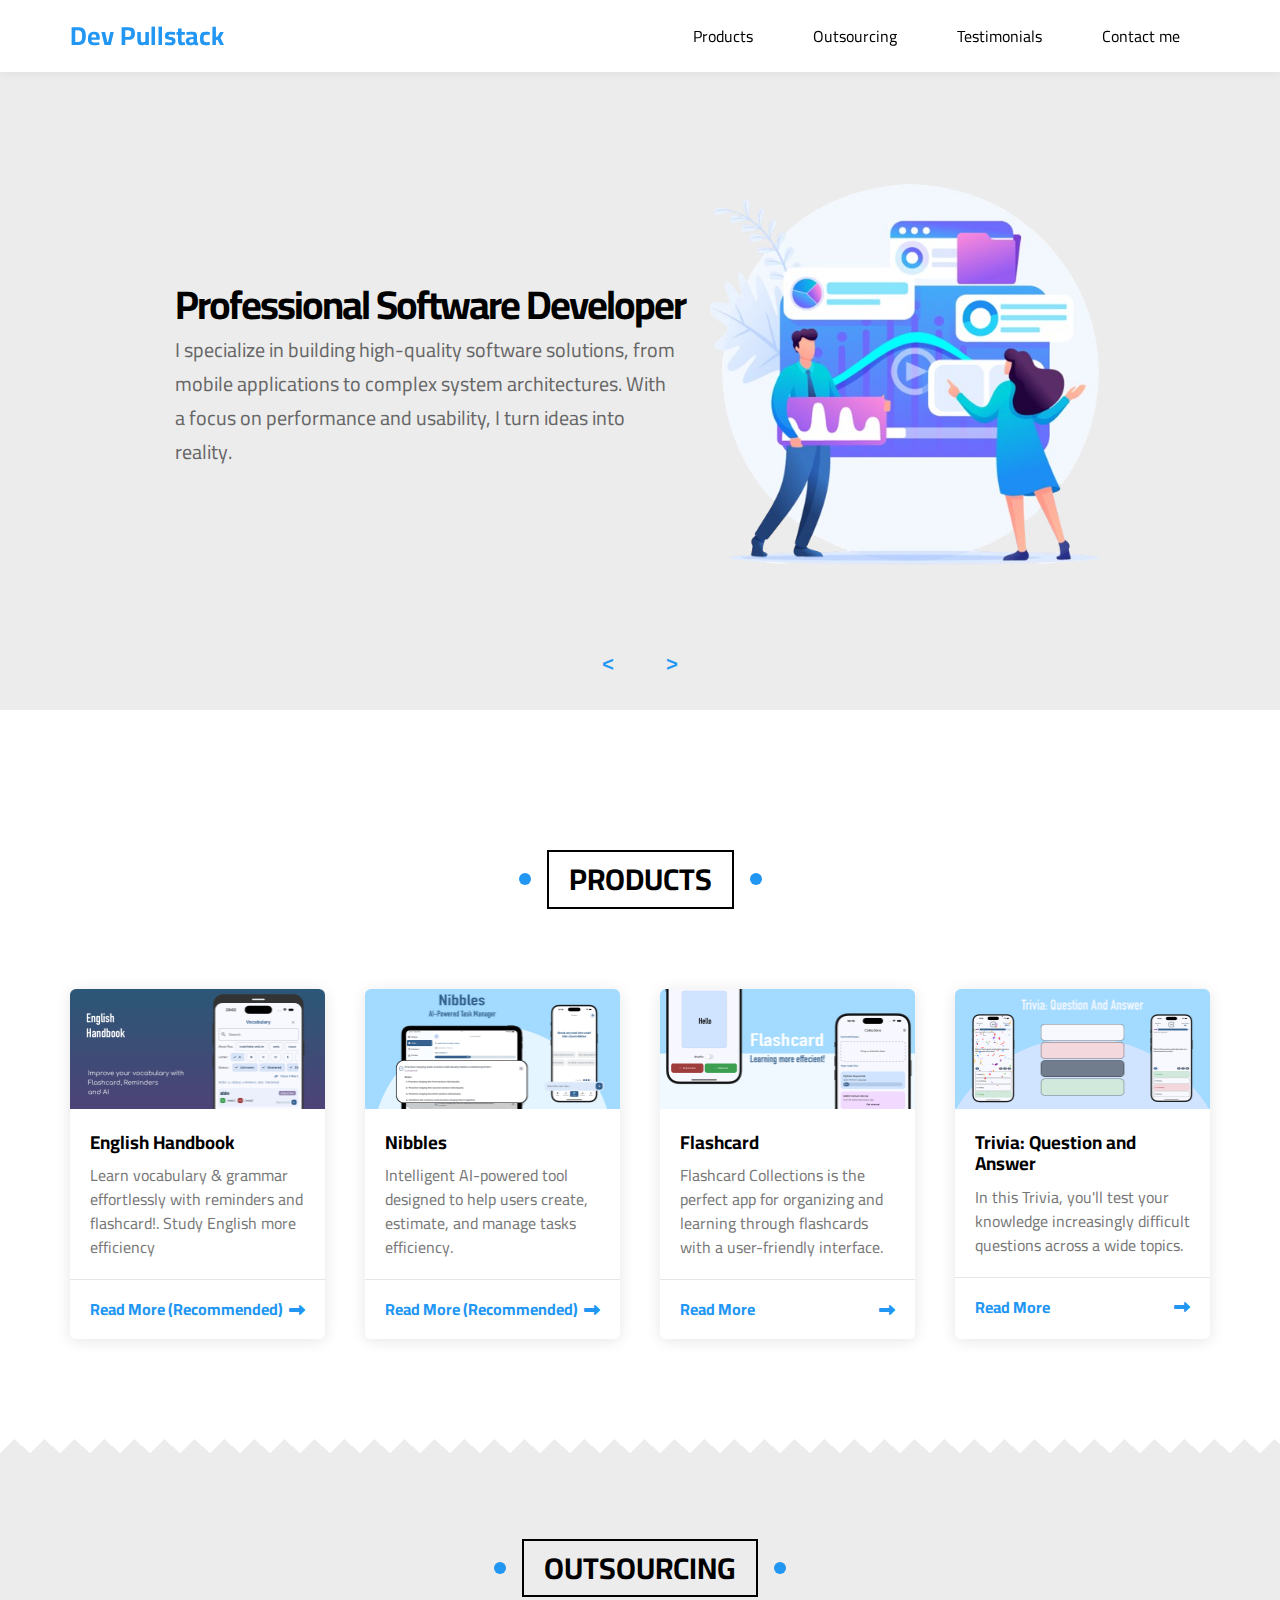
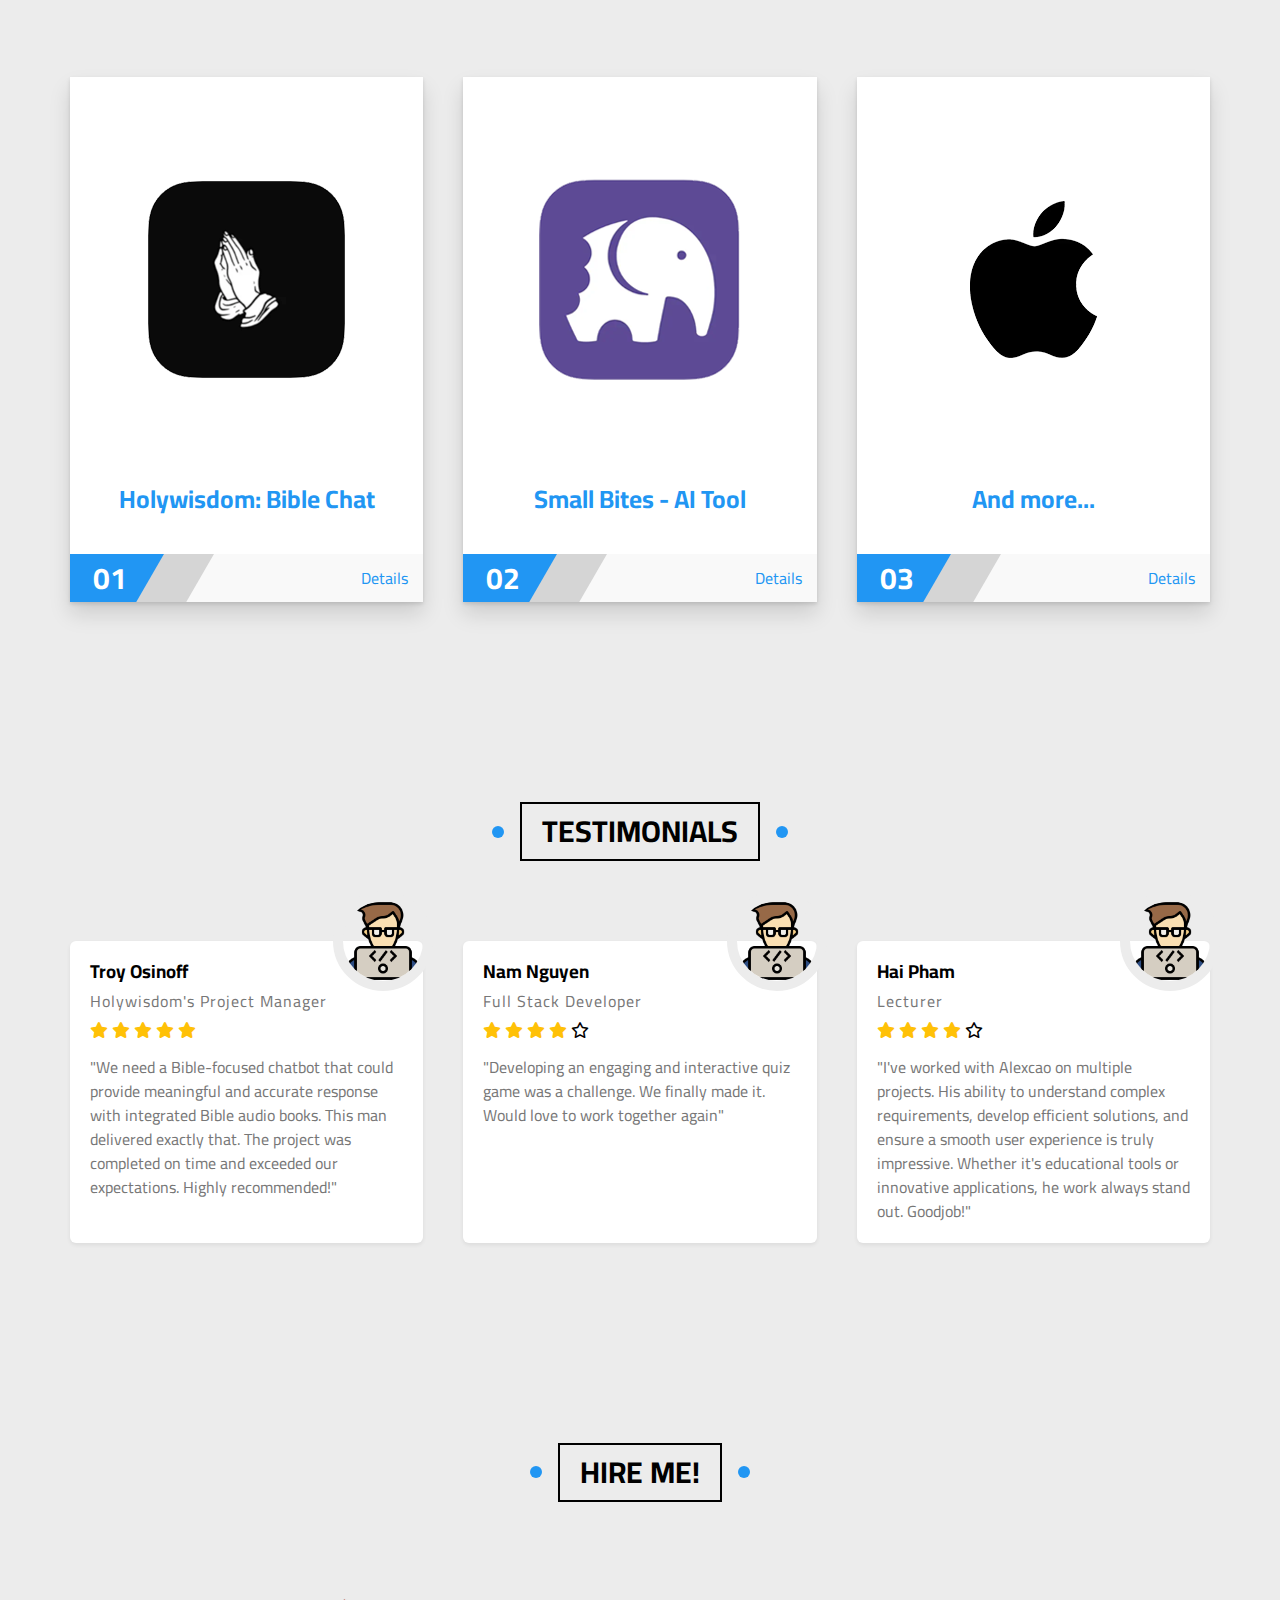
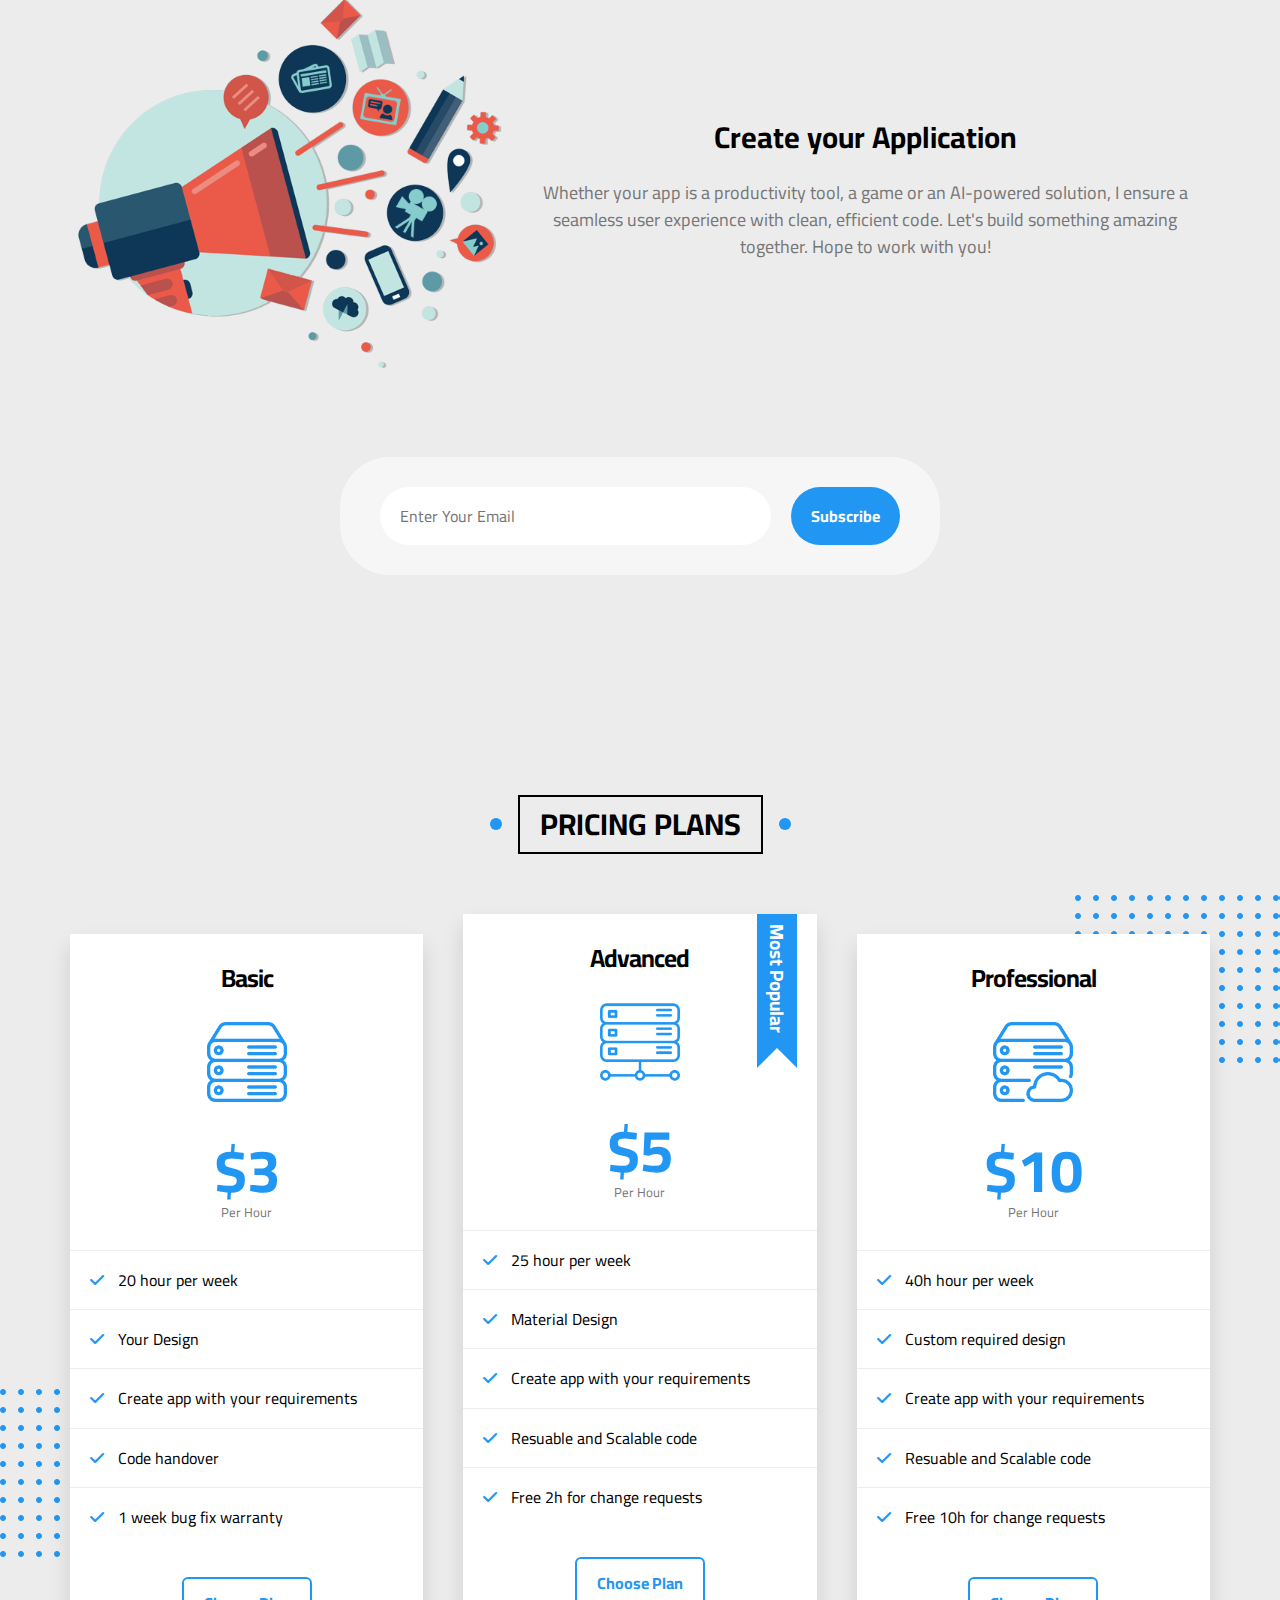
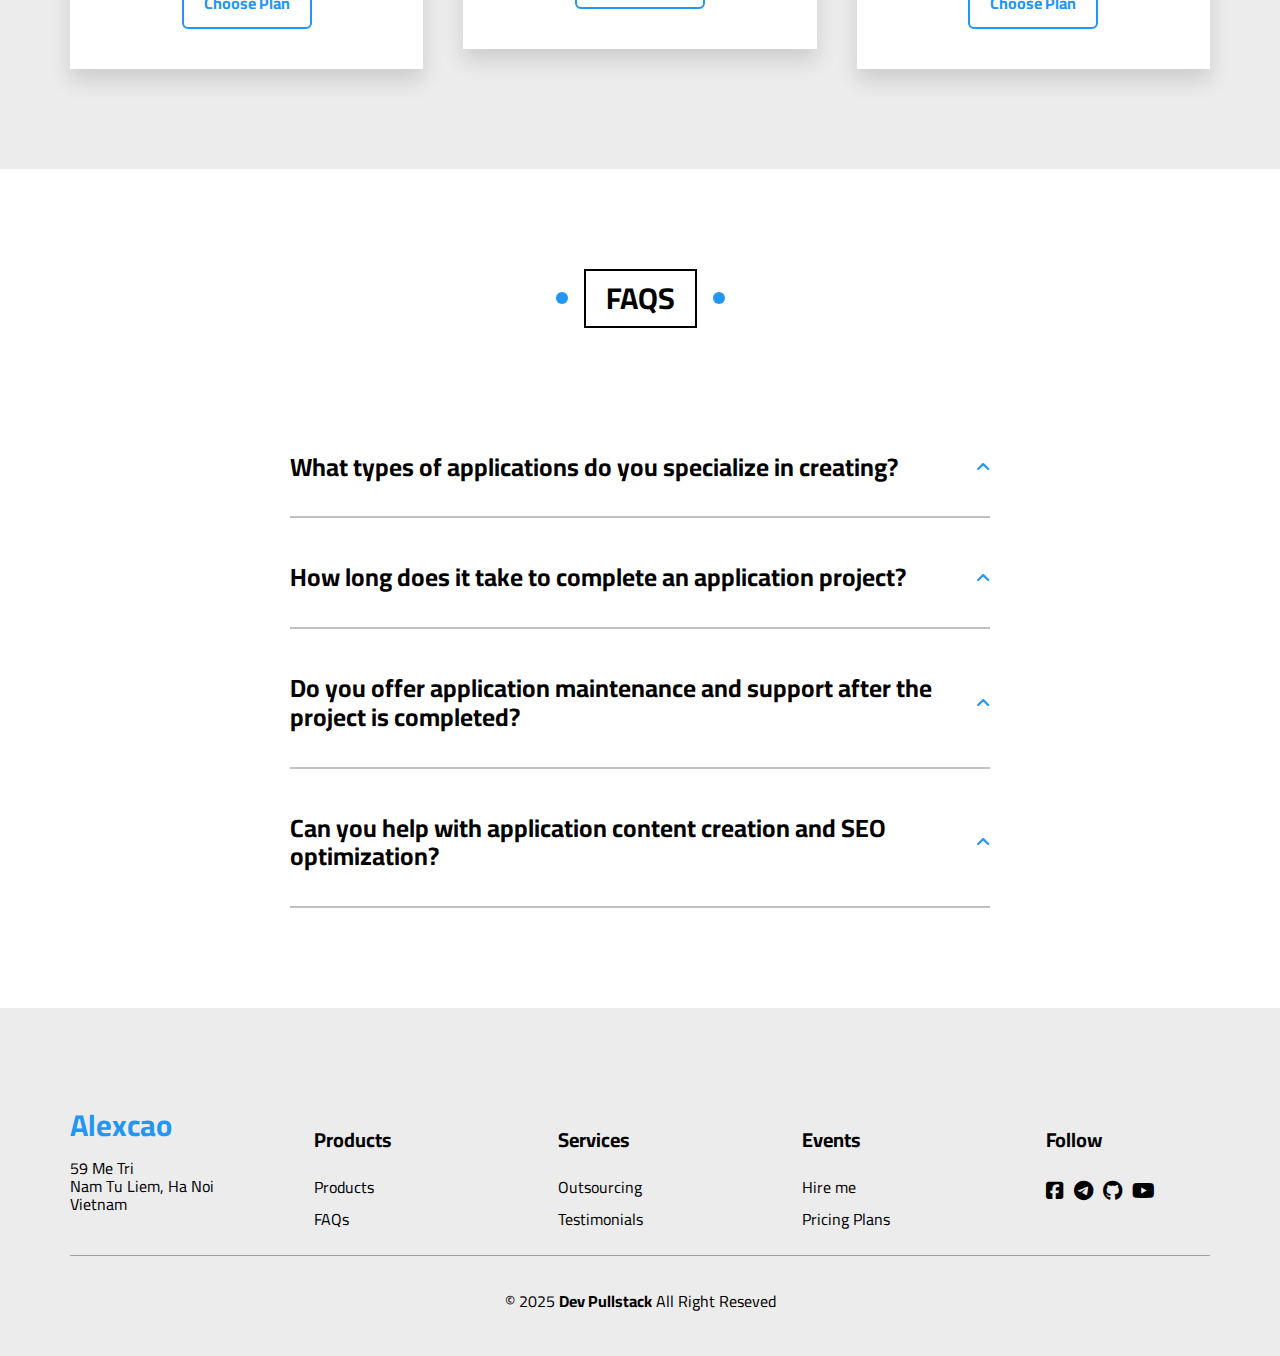
<file: index.html>
<!DOCTYPE html>
<html lang="en">
<head>
    <meta charset="UTF-8">
    <meta name="viewport" content="width=device-width, initial-scale=1.0">
    <title>Dev Pullstack</title>
    <link rel="icon" href="img/launcher.png" type="image/png">
    <link rel="stylesheet" href="css/normalize.css" />
    <link rel="stylesheet" href="css/style.css">
    <!-- Font Awesome -->
    <link rel="stylesheet" href="css/all.min.css">
    <!-- Google Fonts -->
    <link rel="preconnect" href="https://fonts.googleapis.com">
    <link rel="preconnect" href="https://fonts.gstatic.com" crossorigin>
    <link href="https://fonts.googleapis.com/css2?family=Cairo:wght@200..1000&display=swap" rel="stylesheet">  
</head>
<body>
    <!-- Start Header -->
    <div class="header" id="header">
        <div class="container">
            <a href="#" class="logo">Dev Pullstack</a>
            <ul class="main-nav">
                <li><a href="#products">Products</a></li>
                <li><a href="#outsourcing">Outsourcing</a></li>
                <li><a href="#testimonials">Testimonials</a></li>
                <li><a href="#">Contact me</a>
                <div class="mega-menu">
                    <div class="image">
                        <img src="img/menu-img.png" alt="megmenu-image">
                    </div>
                    <ul class="links">
                        <li>
                          <a href="https://facebook.com/alexcao194"><i class="fa-brands fa-square-facebook"></i> Facebook</a>
                        </li>
                        <li>
                          <a href="mailto:alexcao194@email.com?subject=I%20Know%20You%20From%20Your%20Landing%20Page"><i class="fa-solid fa-envelope"></i> Email</a>
                        </li>
                        <li>
                          <a href="http://t.me/alexcao194"><i class="fa-brands fa-telegram"></i> Telegram</a>
                        </li>
                      </ul>
                      <ul class="links">
                        <li>
                          <a href="https://github.com/alexcao194"><i class="fa-brands fa-github"></i> Github</a>
                        </li>
                        <li>
                          <a href="https://www.youtube.com/@dev.pullstack"><i class="fa-brands fa-youtube"></i> Youtube</a>
                        </li>
                        <li>
                          <a href="https://www.tiktok.com/@dev.pullstack"><i class="fa-brands fa-tiktok"></i> Tiktok</a>
                        </li>
                      </ul>
                </div>

                <!-- End MegMenu -->
                </li>
            </ul>
        </div>
    </div>
    <!-- End Header -->
    <button id="scroll-up" onclick="topScroll()"> <i class="fa-solid fa-angles-up"></i></button>
    <!-- Start Landing -->
    <div class="landing">
        <div class="container">
          <div class="slider">
            <div class="list">
              <div class="item">
                <div class="text">
                  <h1>Professional Software Developer</h1>
                  <p>I specialize in building high-quality software solutions, from mobile applications to complex system architectures. With a focus on performance and usability, I turn ideas into reality.</p>
                </div>
                <div class="image">
                    <img src="img/landingimg-removebg-preview.png" alt="landing-image">
                </div>
              </div>
              <div class="item">
                <div class="text">
                  <h1>Versatile & Detail-Oriented Developer</h1>
                  <p>With experience across multiple technologies, I develop efficient, scalable, and user-friendly applications. Whether it’s a startup project or an enterprise solution, I ensure top-notch results.</p>
                </div>
                <div class="image">
                    <img src="img/landing-removebg-preview.png" alt="landing-image">
                </div>
              </div>
              <div class="item">
                <div class="text">
                  <h1>Reliable Freelancer for Custom Software</h1>
                  <p>I take pride in delivering well-crafted software tailored to your needs. With a passion for clean code and seamless user experience, I help businesses and individuals bring their ideas to life.</p>
                </div>
                <div class="image">
                    <img src="img/landing-image1-removebg-preview.png" alt="landing-image">
                </div>
              </div>
            </div>
            <div class="buttons">
              <button id="prev"><</button>
              <button id="next">></button>
            </div>
          </div>
            
        </div>
    </div>
    <!-- End Landing -->
     <!-- Start Article -->
      <div class="article" id="products">
        <h2 class="main-title">Products</h2>
        <div class="container">
          <div class="box">
            <img src="pages/english_handbook/img/feature.png" alt="">
            <div class="content">
              <h3>English Handbook</h3>
              <p>Learn vocabulary & grammar effortlessly with reminders and flashcard!. Study English more efficiency</p>
            </div>
            <div class="info">
              <a href="pages/english_handbook/">Read More (Recommended)</a>
              <i class="fa-solid fa-right-long"></i>
            </div>
          </div>
          <div class="box">
            <img src="/pages/nibbles/img/feature.png" alt="">
            <div class="content">
              <h3>Nibbles</h3>
              <p>Intelligent AI-powered tool designed to help users create, estimate, and manage tasks efficiency.</p>
            </div>
            <div class="info">
              <a href="pages/nibbles/">Read More (Recommended)</a>
              <i class="fa-solid fa-right-long"></i>
            </div>
          </div>
          <div class="box">
            <img src="pages/flashcard/img/feature.png" alt="">
            <div class="content">
              <h3>Flashcard</h3>
              <p>Flashcard Collections is the perfect app for organizing and learning through flashcards with a user-friendly interface.</p>
            </div>
            <div class="info">
              <a href="pages/flashcard/">Read More</a>
              <i class="fa-solid fa-right-long"></i>
            </div>
          </div>
          <div class="box">
            <img src="pages/wwbm/img/feature.png" alt="">
            <div class="content">
              <h3>Trivia: Question and Answer</h3>
              <p>In this Trivia, you'll test your knowledge increasingly difficult questions across a wide topics.</p>
            </div>
            <div class="info">
              <a href="pages/wwbm/">Read More</a>
              <i class="fa-solid fa-right-long"></i>
            </div>
          </div>
        </div>
      </div>
      <div class="spikes"></div>
     <!-- End Article -->
    <!-- Start services -->
    <div class="services" id="outsourcing">
    <h2 class="main-title">Outsourcing</h2>
    <div class="container">
      <div class="box">
        <i><img src="img/holywisdom.png" alt=""></i>
        <h3>Holywisdom: Bible Chat</h3>
        <div class="info">
          <a href="https://www.holywisdom.co/">Details</a>
        </div>
      </div>
      <div class="box">
        <i><img src="img/small_bites.png" alt=""></i>
        <h3>Small Bites - AI Tool</h3>
        <div class="info">
          <a href="https://www.smallbites.ai">Details</a>
        </div>
      </div>
      <div class="box">
        <i><img src="img/apple.png" alt=""></i>
        <h3>And more...</h3>
        <div class="info">
          <a href="https://facebook.com/alexcao194">Details</a>
        </div>
      </div>
    </div>
  </div>
  <!-- End services -->
       <!-- start testimonials -->
        <div class="testimonials" id="testimonials">
        <h2 class="main-title">Testimonials</h2>
        <div class="container">
          <div class="box">
            <img src="img/avatar.png" alt="">
            <h3>Troy Osinoff</h3>
            <span class="titel">Holywisdom's Project Manager</span>
            <div class="rate">
              <i class="filled fa-solid fa-star"></i>
              <i class="filled fa-solid fa-star"></i>
              <i class="filled fa-solid fa-star"></i>
              <i class="filled fa-solid fa-star"></i>
              <i class="filled fa-solid fa-star"></i>
            </div>
            <p>
              "We need a Bible-focused chatbot that could provide meaningful and accurate response with integrated Bible audio books. This man delivered exactly that. The project was completed on time and exceeded our expectations. Highly recommended!"
            </p>
          </div>
          <div class="box">
            <img src="img/avatar.png" alt="">
            <h3>Nam Nguyen</h3>
            <span class="titel">Full Stack Developer</span>
            <div class="rate">
              <i class="filled fa-solid fa-star"></i>
              <i class="filled fa-solid fa-star"></i>
              <i class="filled fa-solid fa-star"></i>
              <i class="filled fa-solid fa-star"></i>
              <i class="fa-regular fa-star"></i>
            </div>
            <p>
              "Developing an engaging and interactive quiz game was a challenge. We finally made it. Would love to work together again"
            </p>
          </div>
          <div class="box">
            <img src="img/avatar.png" alt="">
            <h3>Hai Pham</h3>
            <span class="titel">Lecturer</span>
            <div class="rate">
              <i class="filled fa-solid fa-star"></i>
              <i class="filled fa-solid fa-star"></i>
              <i class="filled fa-solid fa-star"></i>
              <i class="filled fa-solid fa-star"></i>
              <i class="fa-regular fa-star"></i>
            </div>
            <p>
              "I've worked with Alexcao on multiple projects. His ability to understand complex requirements, develop efficient solutions, and ensure a smooth user experience is truly impressive. Whether it's educational tools or innovative applications, he work always stand out. Goodjob!"
            </p>
          </div>
        </div>
        </div>
       <!-- End testimonials -->
            <!-- Start events -->
             <div class="events" id="hire">
              <h2 class="main-title">Hire Me!</h2>
              <div class="container">
                <img src="img/events.png" alt="">
                <div class="info">
                  <h2>Create your Application</h2>
                  <p>Whether your app is a productivity tool, a game or an AI-powered solution, I ensure a seamless user experience with clean, efficient code. Let's build something amazing together. Hope to work with you!</p>
                </div>
                <div class="subscribe">
                  <form id="subscribeForm">
                    <input type="email" id="emailInput" placeholder="Enter Your Email" required>
                    <input type="submit" value="Subscribe">
                  </form>
                </div>
                
                <script>
                  document.getElementById("subscribeForm").addEventListener("submit", function(event) {
                    event.preventDefault(); // Prevent form from refreshing the page
                    
                    let email = document.getElementById("emailInput").value;
                    
                    if (email) {
                      let mailtoLink = `mailto:${email}?subject=Hello, I need create an application`;
                      window.location.href = mailtoLink; // Open default email client
                    } else {
                      alert("Please enter a valid email address.");
                    }
                  });
                </script>                
              </div>
             </div>
            <!-- End events -->
             <!-- start pricing -->
              <div class="pricing" id="pricing">
                <div class="dots dots-up"></div>
                <div class="dots dots-down"></div>
                <h2 class="main-title">PRICING PLANS</h2>
                <div class="container">
                  <div class="box">
                    <div class="titel">Basic</div>
                    <img src="img/hosting-basic.png" alt="">
                    <div class="price">
                      <span>$3</span>
                      <span>Per Hour</span>
                    </div>
                    <ul>
                      <li>
                        <i class="fa-solid fa-check"></i>
                        20 hour per week
                      </li>
                      <li>
                        <i class="fa-solid fa-check"></i>
                        Your Design
                      </li>
                      <li>
                        <i class="fa-solid fa-check"></i>
                        Create app with your requirements
                      </li>
                      <li>
                        <i class="fa-solid fa-check"></i>
                        Code handover
                      </li>
                      <li>
                        <i class="fa-solid fa-check"></i>
                        1 week bug fix warranty
                      </li>
                    </ul>
                    <a href="#">Choose Plan</a>
                  </div>
                  <div class="box popular">
                    <div class="label">Most Popular</div>
                    <div class="titel">Advanced</div>
                    <img src="img/hosting-advanced.png" alt="">
                    <div class="price">
                      <span>$5</span>
                      <span>Per Hour</span>
                    </div>
                    <ul>
                      <li>
                        <i class="fa-solid fa-check"></i>
                        25 hour per week
                      </li>
                      <li>
                        <i class="fa-solid fa-check"></i>
                        Material Design
                      </li>
                      <li>
                        <i class="fa-solid fa-check"></i>
                        Create app with your requirements
                      </li>
                      <li>
                        <i class="fa-solid fa-check"></i>
                        Resuable and Scalable code
                      </li>
                      <li>
                        <i class="fa-solid fa-check"></i>
                        Free 2h for change requests
                      </li>
                    </ul>
                    <a href="#">Choose Plan</a>
                  </div>
                  <div class="box">
                    <div class="titel">Professional</div>
                    <img src="img/hosting-professional.png" alt="">
                    <div class="price">
                      <span>$10</span>
                      <span>Per Hour</span>
                    </div>
                    <ul>
                      <li>
                        <i class="fa-solid fa-check"></i>
                        40h hour per week
                      </li>
                      <li>
                        <i class="fa-solid fa-check"></i>
                        Custom required design
                      </li>
                      <li>
                        <i class="fa-solid fa-check"></i>
                        Create app with your requirements
                      </li>
                      <li>
                        <i class="fa-solid fa-check"></i>
                        Resuable and Scalable code
                      </li>
                      <li>
                        <i class="fa-solid fa-check"></i>
                        Free 10h for change requests
                      </li>
                    </ul>
                    <a href="#">Choose Plan</a>
                  </div>
                </div>
              </div>
             <!-- End pricing -->

             <!-- Start FAQs -->
              <div class="faqs" id="faqs">
                <h2 class="main-title">FAQS</h2>
                <div class="container">
                  <div class="section">
                    <div class="faq">
                      <div class="question">
                          <h3>What types of applications do you specialize in creating?</h3>
                          <i class="fa-solid fa-angle-up"></i>
                      </div>
                      <div class="answer">
                        <p>We specialize in developing a wide range of applications, including E-commerce platforms, AI-powered Tools, Game, and custom web applications tailored to meet your specific needs.</p>
                      </div>
                    </div>

                    <div class="faq">
                      <div class="question">
                          <h3>How long does it take to complete an application project?</h3>
                          <i class="fa-solid fa-angle-up"></i>
                      </div>
                      <div class="answer">
                        <p>The timeline for completing an application varies depending on the complexity and requirements. On average, a standard application takes 4-6 weeks, while more complex projects may take longer.</p>
                      </div>
                    </div>

                    <div class="faq">
                      <div class="question">
                          <h3>Do you offer application maintenance and support after the project is completed?</h3>
                          <i class="fa-solid fa-angle-up"></i>
                      </div>
                      <div class="answer">
                        <p>Yes, we offer ongoing maintenance and support services to ensure your application remains up-to-date, secure, and fully functional. We can provide customized support plans based on your needs.</p>
                      </div>
                    </div>

                    <div class="faq">
                      <div class="question">
                          <h3>Can you help with application content creation and SEO optimization?</h3>
                          <i class="fa-solid fa-angle-up"></i>
                      </div>
                      <div class="answer">
                        <p>Absolutely! We offer content creation services to craft compelling copy for your application, as well as SEO optimization to improve your application's visibility on search engines and drive more traffic to your business.</p>
                      </div>
                    </div>
                  </div>
                </div>
              </div>
             <!-- End FAQs -->

              <!-- Start Footer -->
               <div class="footer">
                <div class="container">
                  <div class="list-item">
                    <div class="info">
                      <a href="#" class="logo">Alexcao</a>
                      <p>
                        59 Me Tri<br>
                        Nam Tu Liem, Ha Noi<br>
                        Vietnam<br>
                      </p>
                    </div>
                    <div class="list">
                      <h3>Products</h3>
                      <ul>
                        <li><a href="#products">Products</a></li>
                        <li><a href="#faqs"></i>FAQs</a></li>
                      </ul>
                    </div>
                    <div class="list">
                      <h3>Services</h3>
                      <ul>
                        <li><a href="#outsourcing">Outsourcing</a></li>
                        <li><a href="#testimonials">Testimonials</a></li>
                      </ul>
                    </div>
                    <div class="list">
                      <h3>Events</h3>
                      <ul>
                        <li><a href="#hire">Hire me</a></li>
                        <li><a href="#pricing">Pricing Plans</a></li>
                      </ul>
                    </div>
                    <div class="list">
                      <h3>Follow</h3>
                      <ul class="media">
                        <li>
                          <a href="https://facebook.com/alexcao194"><i class="fa-brands fa-square-facebook"></i></a>
                        </li>
                        <li>
                          <a href="http://t.me/alexcao194"><i class="fa-brands fa-telegram"></i></a>
                        </li>
                        <li>
                          <a href="https://github.com/alexcao194"><i class="fa-brands fa-github"></i></a>
                        </li>
                        <li>
                          <a href="https://www.youtube.com/@dev.pullstack"><i class="fa-brands fa-youtube"></i></i></a>
                        </li>
                      </ul>
                    </div>
                  </div>
                  <div class="copyright">
                      <p> &copy; 2025 <b>Dev Pullstack</b> All Right Reseved</p>
                  </div>
                </div>
               </div>
              <!-- End Footer -->
      <script src="js/script.js"></script>
</body>
</html>
</file>
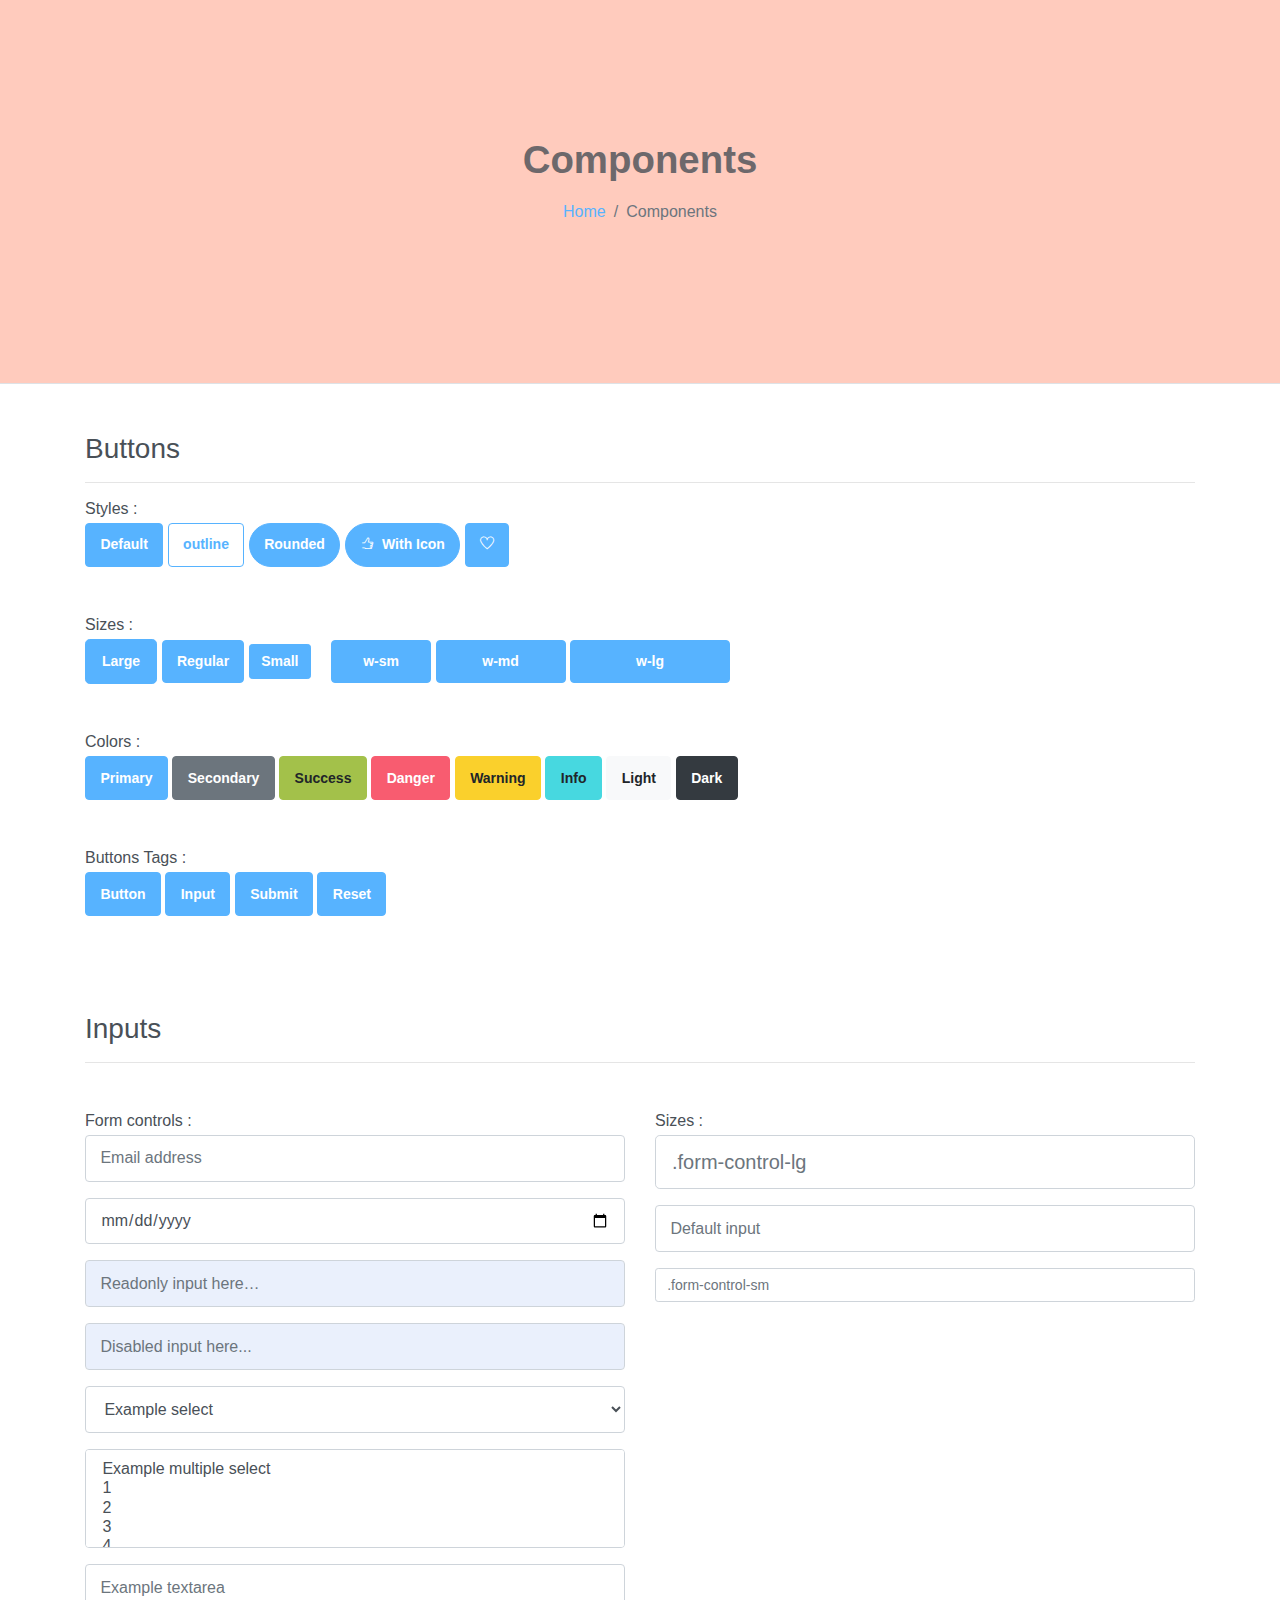
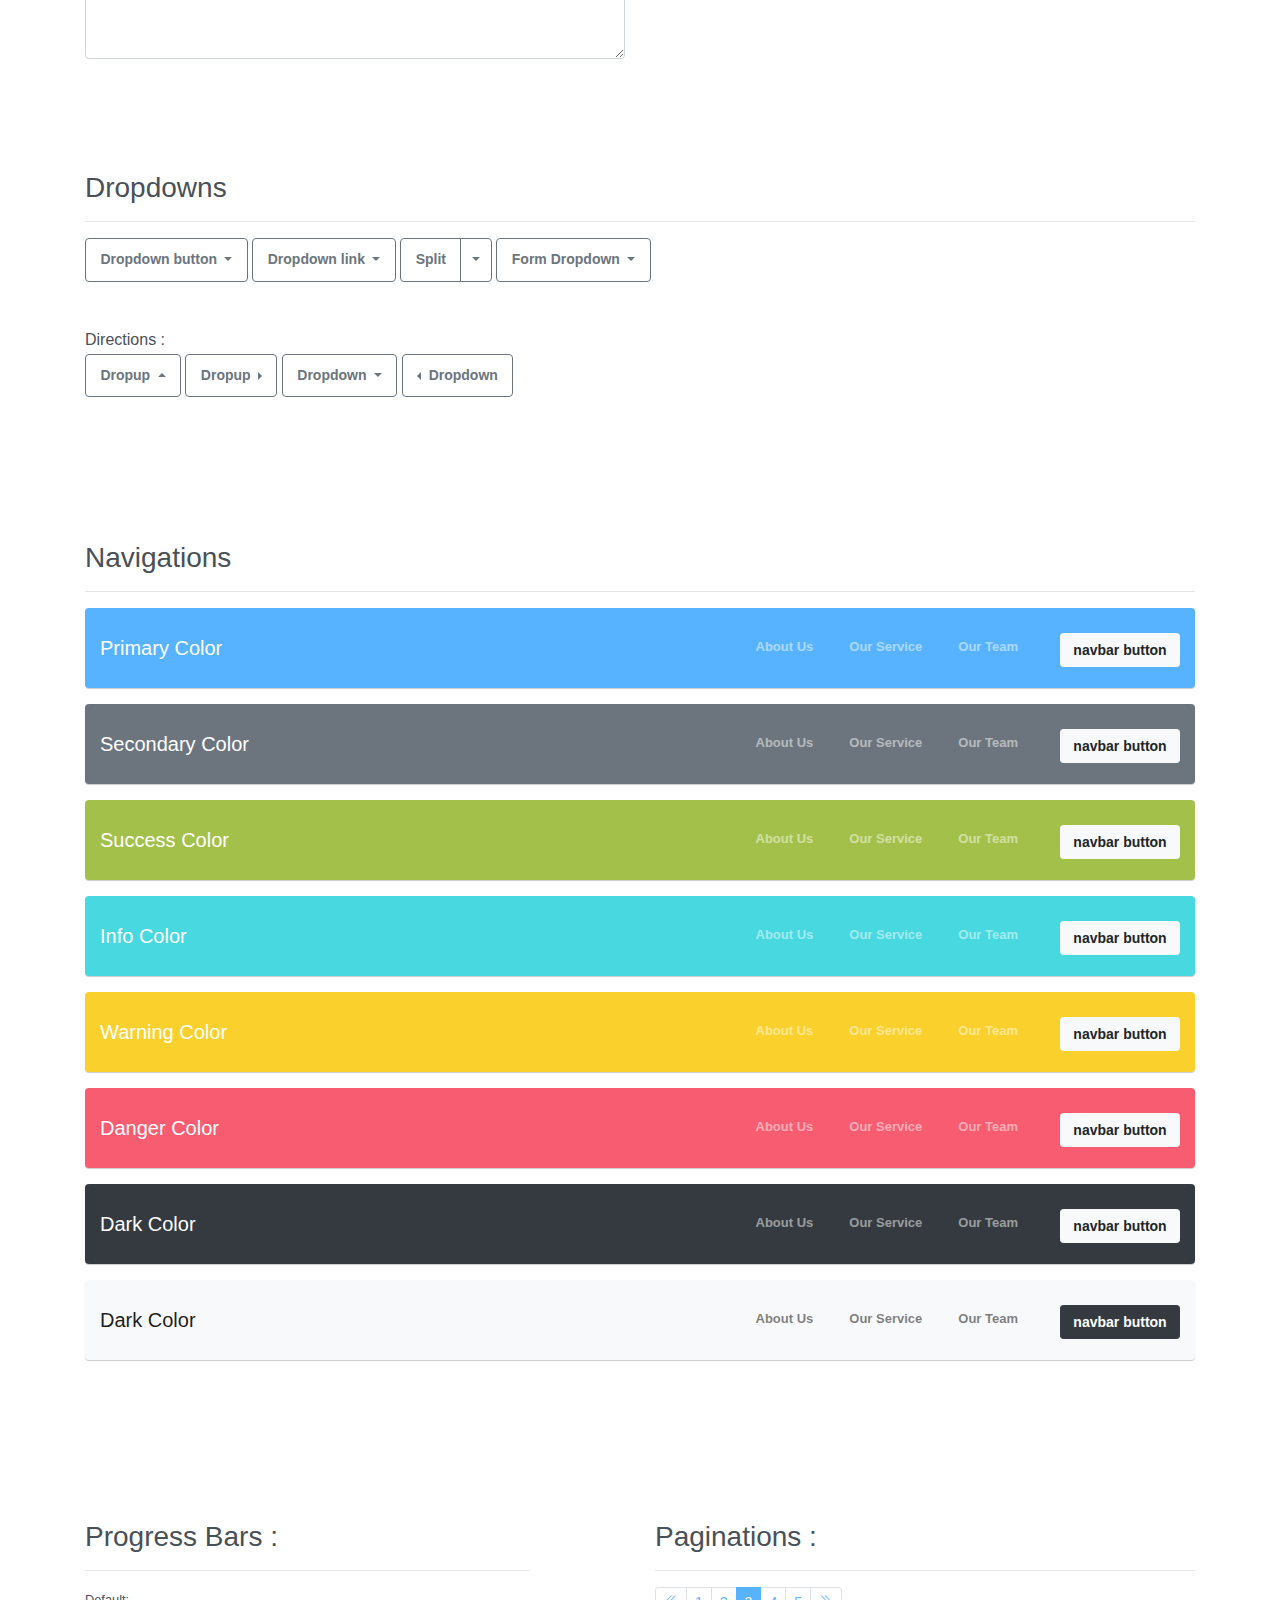
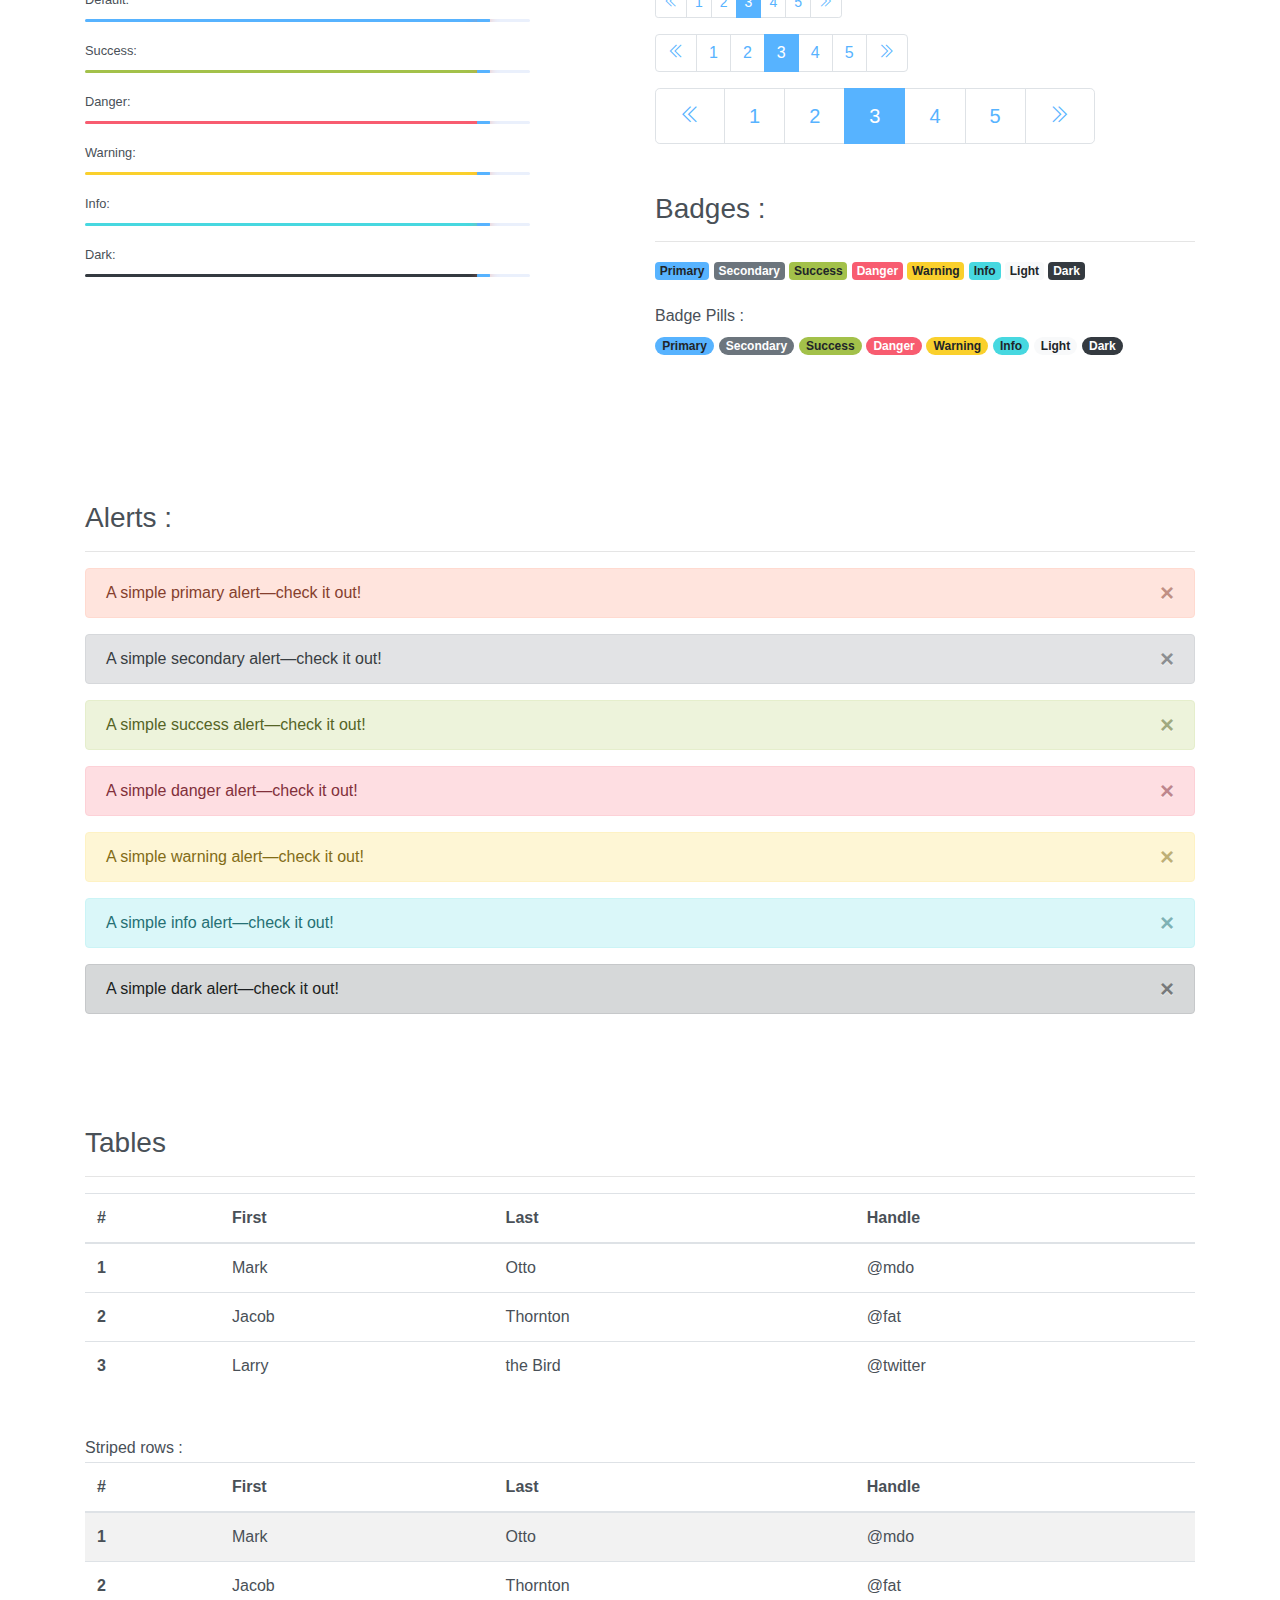
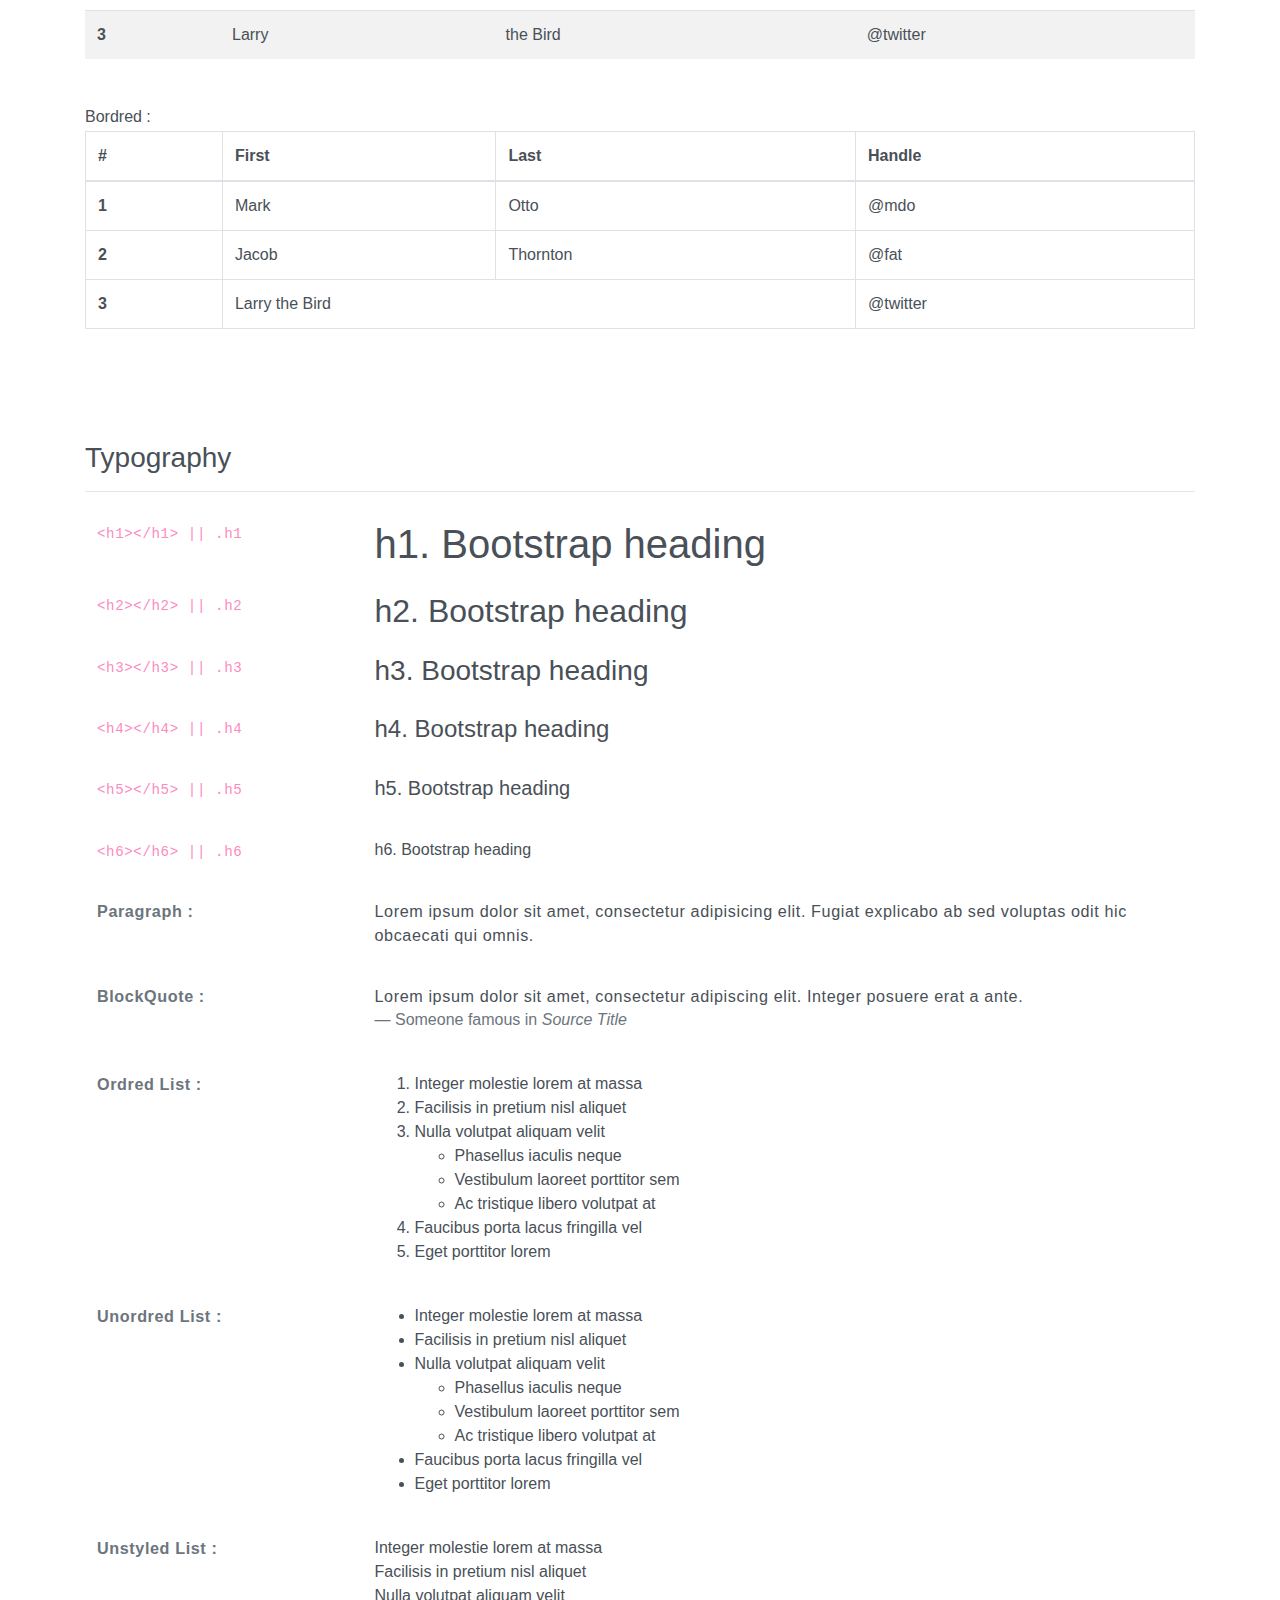
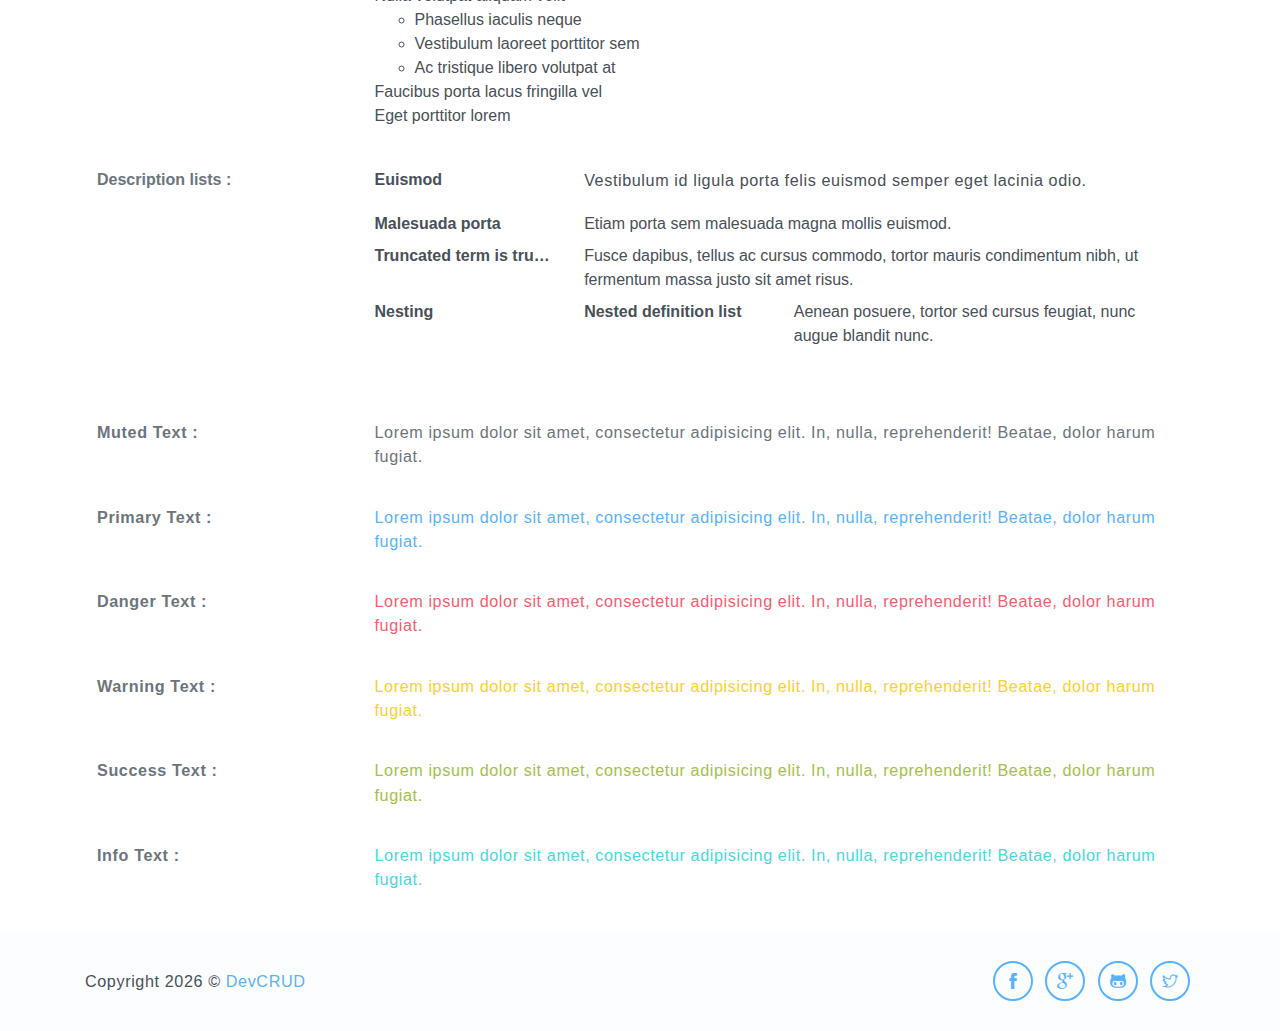
<file: components.html>
<!DOCTYPE html>
<html lang="en">
<head>
   <meta charset="utf-8">
   <meta name="viewport" content="width=device-width, initial-scale=1, shrink-to-fit=no">
   <meta name="description" content="Start your development with Steller landing page.">
   <meta name="author" content="Devcrud">
   <title>Steller | Components</title>
   <!-- font icons -->
   <link rel="stylesheet" href="assets/vendors/themify-icons/css/themify-icons.css">
   <!-- Bootstrap + Steller  -->
   <link rel="stylesheet" href="assets/css/steller.css">
</head>
<body>

   <!-- Page Header -->
   <header class="header header-mini"> 
      <div class="header-title">Components</div> 
      <nav aria-label="breadcrumb">
         <ol class="breadcrumb">
            <li class="breadcrumb-item"><a href="/">Home</a></li>
            <li class="breadcrumb-item active" aria-current="page">Components</li>
         </ol>
      </nav>
   </header> <!-- End Of Page Header -->

   <!-- main content -->
   <div class="container">

      <!-- Buttons -->
      <h3 class="mt-5">Buttons</h3>
      <hr>
      <h6 class="section-secondary-title">Styles :</h6>
      <button class="btn btn-primary">Default</button>
      <button class="btn btn-outline-primary">outline</button>
      <button class="btn btn-primary rounded">Rounded</button>
      <button class="btn btn-primary rounded"><i class="ti-thumb-up pr-1"></i> With Icon</button>
      <button class="btn btn-primary circle"><i class="ti-heart"></i></button>

      <h6 class="section-secondary-title mt-5">Sizes :</h6>
      <button class="btn btn-primary btn-lg">Large</button>
      <button class="btn btn-primary ">Regular</button>
      <button class="btn btn-primary btn-sm">Small</button>
      <button class="btn btn-primary w-sm ml-3">w-sm</button>
      <button class="btn btn-primary w-md">w-md</button>
      <button class="btn btn-primary w-lg">w-lg</button>

      <h6 class="section-secondary-title mt-5">Colors :</h6>          
      <button type="button" class="btn btn-primary">Primary</button>
      <button type="button" class="btn btn-secondary">Secondary</button>
      <button type="button" class="btn btn-success">Success</button>
      <button type="button" class="btn btn-danger">Danger</button>
      <button type="button" class="btn btn-warning">Warning</button>
      <button type="button" class="btn btn-info">Info</button>
      <button type="button" class="btn btn-light">Light</button>
      <button type="button" class="btn btn-dark">Dark</button>

      <h6 class="section-secondary-title mt-5">Buttons Tags :</h6>
      <button class="btn btn-primary" type="submit">Button</button>
      <input class="btn btn-primary" type="button" value="Input">
      <input class="btn btn-primary" type="submit" value="Submit">
      <input class="btn btn-primary" type="reset" value="Reset">
      
      <!-- devider -->
      <div class="py-5"></div>

      <!-- Inputs -->
      <h3>Inputs</h3>
      <hr>
      <div class="row mt-5">
         <div class="col-md-6">
            <h6 class="section-secondary-title">Form controls :</h6>        
            <div class="form-group">
               <input type="email" class="form-control" id="exampleFormControlInput1" placeholder="Email address">
            </div>
            <div class="form-group">
               <input type="date" class="form-control" id="exampleFormControlInput1" placeholder="Date">
            </div>
            <div class="form-group">
               <input class="form-control" type="text" placeholder="Readonly input here…" readonly>
            </div>
            <div class="form-group">
               <input class="form-control" id="disabledInput" type="text" placeholder="Disabled input here..." disabled>
            </div>
            <div class="form-group">
               <select class="form-control" id="exampleFormControlSelect1">
                  <option>Example select</option>
                  <option>1</option>
                  <option>2</option>
                  <option>3</option>
                  <option>4</option>
                  <option>5</option>
               </select>
            </div>
            <div class="form-group">
               <select multiple class="form-control" id="exampleFormControlSelect2">
                  <option>Example multiple select</option>
                  <option>1</option>
                  <option>2</option>
                  <option>3</option>
                  <option>4</option>
                  <option>5</option>
               </select>
            </div>
            <div class="form-group">
               <textarea class="form-control" id="exampleFormControlTextarea1" rows="3" placeholder="Example textarea"></textarea>
            </div>
         </div>
         <div class="col-md-6">
            <h6 class="section-secondary-title">Sizes :</h6>    
            <div class="form-group">
               <input class="form-control form-control-lg" type="text" placeholder=".form-control-lg">             
            </div>
            <div class="form-group">
               <input class="form-control" type="text" placeholder="Default input">
            </div>
            <div class="form-group">
               <input class="form-control form-control-sm" type="text" placeholder=".form-control-sm"> 
            </div>
         </div>
      </div> <!-- end of inputs -->   

      <!-- devider -->
      <div class="py-5"></div>             

      <!-- Dropdowns -->
      <h3 class="components-section-title font-weight-normal">Dropdowns</h3>
      <hr>
      <div class="dropdown d-inline-block">
         <button class="btn btn-outline-secondary dropdown-toggle" type="button" id="dropdownMenuButton" data-toggle="dropdown" aria-haspopup="true" aria-expanded="false">
         Dropdown button
         </button>
         <div class="dropdown-menu" aria-labelledby="dropdownMenuButton">
         <a class="dropdown-item" href="#">Action</a>
         <a class="dropdown-item" href="#">Another action</a>
         <a class="dropdown-item" href="#">Something else here</a>
         </div>
      </div>
      <div class="dropdown d-inline-block">
         <a class="btn btn-outline-secondary dropdown-toggle" href="#" role="button" id="dropdownMenuLink" data-toggle="dropdown" aria-haspopup="true" aria-expanded="false">
            Dropdown link
         </a>
         <div class="dropdown-menu" aria-labelledby="dropdownMenuLink">
            <a class="dropdown-item" href="#">Action</a>
            <a class="dropdown-item" href="#">Another action</a>
            <a class="dropdown-item" href="#">Something else here</a>
         </div>
      </div>
      <div class="btn-group">
         <button type="button" class="btn btn-outline-secondary">Split</button>
         <button type="button" class="btn btn-outline-secondary dropdown-toggle dropdown-toggle-split" data-toggle="dropdown" aria-haspopup="true" aria-expanded="false">
         <span class="sr-only">Toggle Dropdown</span>
         </button>
         <div class="dropdown-menu">
            <a class="dropdown-item" href="#">Action</a>
            <a class="dropdown-item" href="#">Another action</a>
            <a class="dropdown-item" href="#">Something else here</a>
            <div class="dropdown-divider"></div>
            <a class="dropdown-item" href="#">Separated link</a>
         </div>
      </div>
      <div class="btn-group">
         <button class="btn btn-outline-secondary dropdown-toggle" type="button" id="dropdownMenuButton" data-toggle="dropdown" aria-haspopup="true" aria-expanded="false">
            Form Dropdown
         </button>
         <div class="dropdown-menu form">
            <form class="px-4 py-3">
               <div class="form-group">
                  <input type="email" class="form-control" id="exampleDropdownFormEmail1" placeholder="email@example.com">
               </div>
               <div class="form-group">
                  <input type="password" class="form-control" id="exampleDropdownFormPassword1" placeholder="Password">
               </div>
               <div class="form-check mb-3">
                  <input type="checkbox" class="form-check-input" id="dropdownCheck">
                  <label class="form-check-label" for="dropdownCheck">
                     Remember me
                  </label>
               </div>
               <button type="submit" class="btn btn-primary btn-block">Sign in</button>
            </form>
            <div class="dropdown-divider"></div>
            <a class="dropdown-item" href="#"><small>New around here? Sign up</small></a>
            <a class="dropdown-item" href="#"><small>Forgot password?</small></a>
         </div>
      </div>       
      <h6 class="section-secondary-title mt-5">Directions :</h6>  
      <div class="btn-group dropup">
         <button type="button" class="btn btn-outline-secondary dropdown-toggle" data-toggle="dropdown" aria-haspopup="true" aria-expanded="false">
            Dropup
         </button>
         <div class="dropdown-menu">
            <a class="dropdown-item" href="#">Action</a>
            <a class="dropdown-item" href="#">Another action</a>
            <a class="dropdown-item" href="#">Something else here</a>
            <div class="dropdown-divider"></div>
            <a class="dropdown-item" href="#">Separated link</a>
         </div>
      </div>
      <div class="btn-group dropright">
         <button type="button" class="btn btn-outline-secondary dropdown-toggle" data-toggle="dropdown" aria-haspopup="true" aria-expanded="false">
            Dropup
         </button>
         <div class="dropdown-menu">
            <a class="dropdown-item" href="#">Action</a>
            <a class="dropdown-item" href="#">Another action</a>
            <a class="dropdown-item" href="#">Something else here</a>
            <div class="dropdown-divider"></div>
            <a class="dropdown-item" href="#">Separated link</a>
         </div>
      </div>
      <div class="btn-group">
         <button type="button" class="btn btn-outline-secondary dropdown-toggle" data-toggle="dropdown" aria-haspopup="true" aria-expanded="false">
            Dropdown
         </button>
         <div class="dropdown-menu">
            <a class="dropdown-item" href="#">Action</a>
            <a class="dropdown-item" href="#">Another action</a>
            <a class="dropdown-item" href="#">Something else here</a>
            <div class="dropdown-divider"></div>
            <a class="dropdown-item" href="#">Separated link</a>
         </div>
      </div>
      <div class="btn-group dropleft">
         <button type="button" class="btn btn-outline-secondary dropdown-toggle" data-toggle="dropdown" aria-haspopup="true" aria-expanded="false">
            Dropdown
         </button>
         <div class="dropdown-menu">
            <a class="dropdown-item" href="#">Action</a>
            <a class="dropdown-item" href="#">Another action</a>
            <a class="dropdown-item" href="#">Something else here</a>
            <div class="dropdown-divider"></div>
            <a class="dropdown-item" href="#">Separated link</a>
         </div>
      </div> <!-- end of Dropdowns -->  

      <!-- devider -->
      <div class="py-5"></div>   

      <!-- navbars -->
      <h3 class="components-section-title font-weight-normal mt-5">Navigations</h3>
      <hr>
      <nav class="navbar navbar-expand-sm navbar-dark bg-primary rounded shadow mb-3">
         <div class="container">
            <a class="navbar-brand" href="#">Primary Color</a>
            <button class="navbar-toggler ml-auto" type="button" data-toggle="collapse" data-target="#navbarSupportedContent" aria-controls="navbarSupportedContent" aria-expanded="false" aria-label="Toggle navigation">
            <span class="navbar-toggler-icon"></span>
            </button>
            <div class="collapse navbar-collapse" id="navbarSupportedContent">
               <ul class="navbar-nav ml-auto"> 
                  <li class="nav-item">
                     <a class="nav-link" href="#about">About Us</a>
                  </li>
                  <li class="nav-item">
                     <a class="nav-link" href="#service">Our Service</a>
                  </li>
                  <li class="nav-item">
                     <a class="nav-link" href="#team">Our Team</a>
                  </li>
                  <li class="nav-item">
                     <a href="#book-table" class="ml-4 mt-1 btn btn-light btn-sm">navbar button</a>
                  </li>
               </ul>                       
            </div>
         </div>
      </nav>
      <nav class="navbar navbar-expand-sm navbar-dark bg-secondary rounded shadow mb-3">
         <div class="container">
            <a class="navbar-brand" href="#">Secondary Color</a>
            <button class="navbar-toggler ml-auto" type="button" data-toggle="collapse" data-target="#navbarSupportedContent" aria-controls="navbarSupportedContent" aria-expanded="false" aria-label="Toggle navigation">
            <span class="navbar-toggler-icon"></span>
            </button>
            <div class="collapse navbar-collapse" id="navbarSupportedContent">
               <ul class="navbar-nav ml-auto"> 
                  <li class="nav-item">
                     <a class="nav-link" href="#about">About Us</a>
                  </li>
                  <li class="nav-item">
                     <a class="nav-link" href="#service">Our Service</a>
                  </li>
                  <li class="nav-item">
                     <a class="nav-link" href="#team">Our Team</a>
                  </li>
                  <li class="nav-item">
                     <a href="#book-table" class="ml-4 mt-1 btn btn-light btn-sm">navbar button</a>
                  </li>
               </ul>                       
            </div>
         </div>
      </nav>
      <nav class="navbar navbar-expand-sm navbar-dark bg-success rounded shadow mb-3">
         <div class="container">
            <a class="navbar-brand" href="#">Success Color</a>
            <button class="navbar-toggler ml-auto" type="button" data-toggle="collapse" data-target="#navbarSupportedContent" aria-controls="navbarSupportedContent" aria-expanded="false" aria-label="Toggle navigation">
            <span class="navbar-toggler-icon"></span>
            </button>
            <div class="collapse navbar-collapse" id="navbarSupportedContent">
               <ul class="navbar-nav ml-auto"> 
                  <li class="nav-item">
                     <a class="nav-link" href="#about">About Us</a>
                  </li>
                  <li class="nav-item">
                     <a class="nav-link" href="#service">Our Service</a>
                  </li>
                  <li class="nav-item">
                     <a class="nav-link" href="#team">Our Team</a>
                  </li>
                  <li class="nav-item">
                     <a href="#book-table" class="ml-4 mt-1 btn btn-light btn-sm">navbar button</a>
                  </li>
               </ul>                       
            </div>
         </div>
      </nav>
      <nav class="navbar navbar-expand-sm navbar-dark bg-info rounded shadow mb-3">
         <div class="container">
            <a class="navbar-brand" href="#">Info Color</a>
            <button class="navbar-toggler ml-auto" type="button" data-toggle="collapse" data-target="#navbarSupportedContent" aria-controls="navbarSupportedContent" aria-expanded="false" aria-label="Toggle navigation">
            <span class="navbar-toggler-icon"></span>
            </button>
            <div class="collapse navbar-collapse" id="navbarSupportedContent">
               <ul class="navbar-nav ml-auto"> 
                  <li class="nav-item">
                     <a class="nav-link" href="#about">About Us</a>
                  </li>
                  <li class="nav-item">
                     <a class="nav-link" href="#service">Our Service</a>
                  </li>
                  <li class="nav-item">
                     <a class="nav-link" href="#team">Our Team</a>
                  </li>
                  <li class="nav-item">
                     <a href="#book-table" class="ml-4 mt-1 btn btn-light btn-sm">navbar button</a>
                  </li>
               </ul>                       
            </div>
         </div>
      </nav>
      <nav class="navbar navbar-expand-sm navbar-dark bg-warning rounded shadow mb-3">
         <div class="container">
            <a class="navbar-brand" href="#">Warning Color</a>
            <button class="navbar-toggler ml-auto" type="button" data-toggle="collapse" data-target="#navbarSupportedContent" aria-controls="navbarSupportedContent" aria-expanded="false" aria-label="Toggle navigation">
            <span class="navbar-toggler-icon"></span>
            </button>
            <div class="collapse navbar-collapse" id="navbarSupportedContent">
               <ul class="navbar-nav ml-auto"> 
                  <li class="nav-item">
                     <a class="nav-link" href="#about">About Us</a>
                  </li>
                  <li class="nav-item">
                     <a class="nav-link" href="#service">Our Service</a>
                  </li>
                  <li class="nav-item">
                     <a class="nav-link" href="#team">Our Team</a>
                  </li>
                  <li class="nav-item">
                     <a href="#book-table" class="ml-4 mt-1 btn btn-light btn-sm">navbar button</a>
                  </li>
               </ul>                       
            </div>
         </div>
      </nav>
      <nav class="navbar navbar-expand-sm navbar-dark bg-danger rounded shadow mb-3">
         <div class="container">
            <a class="navbar-brand" href="#">Danger Color</a>
            <button class="navbar-toggler ml-auto" type="button" data-toggle="collapse" data-target="#navbarSupportedContent" aria-controls="navbarSupportedContent" aria-expanded="false" aria-label="Toggle navigation">
            <span class="navbar-toggler-icon"></span>
            </button>
            <div class="collapse navbar-collapse" id="navbarSupportedContent">
               <ul class="navbar-nav ml-auto"> 
                  <li class="nav-item">
                     <a class="nav-link" href="#about">About Us</a>
                  </li>
                  <li class="nav-item">
                     <a class="nav-link" href="#service">Our Service</a>
                  </li>
                  <li class="nav-item">
                     <a class="nav-link" href="#team">Our Team</a>
                  </li>
                  <li class="nav-item">
                     <a href="#book-table" class="ml-4 mt-1 btn btn-light btn-sm">navbar button</a>
                  </li>
               </ul>                       
            </div>
         </div>
      </nav>
      <nav class="navbar navbar-expand-sm navbar-dark bg-dark rounded shadow mb-3">
         <div class="container">
            <a class="navbar-brand" href="#">Dark Color</a>
            <button class="navbar-toggler ml-auto" type="button" data-toggle="collapse" data-target="#navbarSupportedContent" aria-controls="navbarSupportedContent" aria-expanded="false" aria-label="Toggle navigation">
            <span class="navbar-toggler-icon"></span>
            </button>
            <div class="collapse navbar-collapse" id="navbarSupportedContent">
               <ul class="navbar-nav ml-auto"> 
                  <li class="nav-item">
                     <a class="nav-link" href="#about">About Us</a>
                  </li>
                  <li class="nav-item">
                     <a class="nav-link" href="#service">Our Service</a>
                  </li>
                  <li class="nav-item">
                     <a class="nav-link" href="#team">Our Team</a>
                  </li>
                  <li class="nav-item">
                     <a href="#book-table" class="ml-4 mt-1 btn btn-light btn-sm">navbar button</a>
                  </li>
               </ul>                       
            </div>
         </div>
      </nav>
      <nav class="navbar navbar-expand-sm navbar-light bg-light rounded shadow mb-3">
         <div class="container">
            <a class="navbar-brand" href="#">Dark Color</a>
            <button class="navbar-toggler ml-auto" type="button" data-toggle="collapse" data-target="#navbarSupportedContent" aria-controls="navbarSupportedContent" aria-expanded="false" aria-label="Toggle navigation">
            <span class="navbar-toggler-icon"></span>
            </button>
            <div class="collapse navbar-collapse" id="navbarSupportedContent">
               <ul class="navbar-nav ml-auto"> 
                  <li class="nav-item">
                     <a class="nav-link" href="#about">About Us</a>
                  </li>
                  <li class="nav-item">
                     <a class="nav-link" href="#service">Our Service</a>
                  </li>
                  <li class="nav-item">
                     <a class="nav-link" href="#team">Our Team</a>
                  </li>
                  <li class="nav-item">
                     <a href="#book-table" class="ml-4 mt-1 btn btn-dark btn-sm">navbar button</a>
                  </li>
               </ul>                       
            </div>
         </div>
      </nav>
      <!-- End of navbars -->

      <!-- devider -->
      <div class="py-5"></div>   
      
      <!-- progress bars -->
      <div class="row justify-content-between">
         <div class="col-md-5">
            <h3 class="components-section-title font-weight-normal mt-5">Progress Bars :</h3>
            <hr>
            <small>Default: </small>
            <div class="progress mt-2 mb-3">
               <div class="progress-bar" role="progressbar" style="width: 90%" aria-valuenow="25" aria-valuemin="0" aria-valuemax="100"><span>90%</span></div>
            </div>
            <small>Success:</small>
            <div class="progress mt-2 mb-3">
               <div class="progress-bar bg-success" role="progressbar" style="width: 90%" aria-valuenow="25" aria-valuemin="0" aria-valuemax="100"><span>90%</span></div>
            </div>
            <small>Danger:</small>
            <div class="progress mt-2 mb-3">
               <div class="progress-bar bg-danger" role="progressbar" style="width: 90%" aria-valuenow="25" aria-valuemin="0" aria-valuemax="100"><span>90%</span></div>
            </div>
            <small>Warning:</small>
            <div class="progress mt-2 mb-3">
               <div class="progress-bar bg-warning" role="progressbar" style="width: 90%" aria-valuenow="25" aria-valuemin="0" aria-valuemax="100"><span>90%</span></div>
            </div>
            <small>Info:</small>
            <div class="progress mt-2 mb-3">
               <div class="progress-bar bg-info" role="progressbar" style="width: 90%" aria-valuenow="25" aria-valuemin="0" aria-valuemax="100"><span>90%</span></div>
            </div>
            <small>Dark:</small>
            <div class="progress mt-2 mb-3">
               <div class="progress-bar bg-dark" role="progressbar" style="width: 90%" aria-valuenow="25" aria-valuemin="0" aria-valuemax="100"><span>90%</span></div>
            </div>
         </div>
         <div class="col-md-6">
            <h3 class="components-section-title font-weight-normal mt-5">Paginations :</h3>
            <hr>
            <nav aria-label="Page navigation example">
               <ul class="pagination pagination-sm">
                  <li class="page-item"><a class="page-link" href="#"><i class="ti-angle-double-left"></i></a></li>
                  <li class="page-item"><a class="page-link" href="#">1</a></li>
                  <li class="page-item"><a class="page-link" href="#">2</a></li>
                  <li class="page-item active"><a class="page-link" href="#">3</a></li>
                  <li class="page-item"><a class="page-link" href="#">4</a></li>
                  <li class="page-item"><a class="page-link" href="#">5</a></li>
                  <li class="page-item"><a class="page-link" href="#"><i class="ti-angle-double-right"></i></a></li>
               </ul>
            </nav>
            <nav aria-label="Page navigation example">
               <ul class="pagination">
               <li class="page-item"><a class="page-link" href="#"><i class="ti-angle-double-left"></i></a></li>
                  <li class="page-item"><a class="page-link" href="#">1</a></li>
                  <li class="page-item"><a class="page-link" href="#">2</a></li>
                  <li class="page-item active"><a class="page-link" href="#">3</a></li>
                  <li class="page-item"><a class="page-link" href="#">4</a></li>
                  <li class="page-item"><a class="page-link" href="#">5</a></li>
                  <li class="page-item"><a class="page-link" href="#"><i class="ti-angle-double-right"></i></a></li>
               </ul>
            </nav>
            <nav aria-label="Page navigation example">
               <ul class="pagination pagination-lg">
                  <li class="page-item"><a class="page-link" href="#"><i class="ti-angle-double-left"></i></a></li>
                  <li class="page-item"><a class="page-link" href="#">1</a></li>
                  <li class="page-item"><a class="page-link" href="#">2</a></li>
                  <li class="page-item active"><a class="page-link" href="#">3</a></li>
                  <li class="page-item"><a class="page-link" href="#">4</a></li>
                  <li class="page-item"><a class="page-link" href="#">5</a></li>
                  <li class="page-item"><a class="page-link" href="#"><i class="ti-angle-double-right"></i></a></li>
               </ul>
            </nav>

            <!-- Badges -->
            <h3 class="components-section-title font-weight-normal mt-5">Badges :</h3>
            <hr>
            <span class="badge badge-primary">Primary</span>
            <span class="badge badge-secondary">Secondary</span>
            <span class="badge badge-success">Success</span>
            <span class="badge badge-danger">Danger</span>
            <span class="badge badge-warning">Warning</span>
            <span class="badge badge-info">Info</span>
            <span class="badge badge-light">Light</span>
            <span class="badge badge-dark">Dark</span>
            <h6 class="section-secondary-title mt-4 mb-2">Badge Pills :</h6>
            <span class="badge badge-pill badge-primary">Primary</span>
            <span class="badge badge-pill badge-secondary">Secondary</span>
            <span class="badge badge-pill badge-success">Success</span>
            <span class="badge badge-pill badge-danger">Danger</span>
            <span class="badge badge-pill badge-warning">Warning</span>
            <span class="badge badge-pill badge-info">Info</span>
            <span class="badge badge-pill badge-light">Light</span>
            <span class="badge badge-pill badge-dark">Dark</span>
         </div>
      </div> <!-- End of Progress bars -->

      <!-- devider -->
      <div class="py-5"></div>  

      <!-- Alerts -->
      <h3 class="components-section-title font-weight-normal mt-5">Alerts :</h3>
      <hr>
      <div class="alert alert-primary alert-dismissible fade show" role="alert">
         A simple primary alert—check it out!
         <button type="button" class="close" data-dismiss="alert" aria-label="Close">
            <span aria-hidden="true">&times;</span>
         </button>
      </div>
      <div class="alert alert-secondary alert-dismissible fade show" role="alert">
         A simple secondary alert—check it out!
         <button type="button" class="close" data-dismiss="alert" aria-label="Close">
            <span aria-hidden="true">&times;</span>
         </button>
      </div>
      <div class="alert alert-success alert-dismissible fade show" role="alert">
         A simple success alert—check it out!
         <button type="button" class="close" data-dismiss="alert" aria-label="Close">
            <span aria-hidden="true">&times;</span>
         </button>
      </div>
      <div class="alert alert-danger alert-dismissible fade show" role="alert">
         A simple danger alert—check it out!
         <button type="button" class="close" data-dismiss="alert" aria-label="Close">
            <span aria-hidden="true">&times;</span>
         </button>
      </div>
      <div class="alert alert-warning alert-dismissible fade show" role="alert">
         A simple warning alert—check it out!
         <button type="button" class="close" data-dismiss="alert" aria-label="Close">
            <span aria-hidden="true">&times;</span>
         </button>
      </div>
      <div class="alert alert-info alert-dismissible fade show" role="alert">
         A simple info alert—check it out!
         <button type="button" class="close" data-dismiss="alert" aria-label="Close">
            <span aria-hidden="true">&times;</span>
         </button>
      </div>
      <div class="alert alert-dark alert-dismissible fade show" role="alert">
         A simple dark alert—check it out!
         <button type="button" class="close" data-dismiss="alert" aria-label="Close">
            <span aria-hidden="true">&times;</span>
         </button>
      </div>
      <!-- end of alerts -->

      <!-- devider -->
      <div class="py-5"></div> 
   
      <!-- tables -->
      <h3 class="components-section-title">Tables</h3>
      <hr>
      <table class="table">
         <thead>
            <tr>
               <th scope="col">#</th>
               <th scope="col">First</th>
               <th scope="col">Last</th>
               <th scope="col">Handle</th>
            </tr>
         </thead>
         <tbody>
            <tr>
               <th scope="row">1</th>
               <td>Mark</td>
               <td>Otto</td>
               <td>@mdo</td>
            </tr>
            <tr>
               <th scope="row">2</th>
               <td>Jacob</td>
               <td>Thornton</td>
               <td>@fat</td>
            </tr>
            <tr>
               <th scope="row">3</th>
               <td>Larry</td>
               <td>the Bird</td>
               <td>@twitter</td>
            </tr>
         </tbody>
      </table>

      <h6 class="section-secondary-title mt-5">Striped rows :</h6>
      <table class="table table-striped">
         <thead>
            <tr>
               <th scope="col">#</th>
               <th scope="col">First</th>
               <th scope="col">Last</th>
               <th scope="col">Handle</th>
            </tr>
         </thead>
         <tbody>
            <tr>
               <th scope="row">1</th>
               <td>Mark</td>
               <td>Otto</td>
               <td>@mdo</td>
            </tr>
            <tr>
               <th scope="row">2</th>
               <td>Jacob</td>
               <td>Thornton</td>
               <td>@fat</td>
            </tr>
            <tr>
               <th scope="row">3</th>
               <td>Larry</td>
               <td>the Bird</td>
               <td>@twitter</td>
            </tr>
         </tbody>
      </table>

      <h6 class="section-secondary-title mt-5">Bordred :</h6>
      <table class="table table-bordered">
         <thead>
            <tr>
               <th scope="col">#</th>
               <th scope="col">First</th>
               <th scope="col">Last</th>
               <th scope="col">Handle</th>
            </tr>
         </thead>
         <tbody>
            <tr>
               <th scope="row">1</th>
               <td>Mark</td>
               <td>Otto</td>
               <td>@mdo</td>
            </tr>
            <tr>
               <th scope="row">2</th>
               <td>Jacob</td>
               <td>Thornton</td>
               <td>@fat</td>
            </tr>
            <tr>
               <th scope="row">3</th>
               <td colspan="2">Larry the Bird</td>
               <td>@twitter</td>
            </tr>
         </tbody>
      </table>
      <!-- end of tables -->

      <!-- devider -->
      <div class="py-5"></div> 

      <!-- typography -->
      <h3 class="components-section-title">Typography</h3>
      <hr>
     
      <table class="table table-borderless v-align-center">
         <tbody>
            <tr>
               <td>
                  <p><code class="highlighter-rouge">&lt;h1&gt;&lt;/h1&gt; || .h1</code></p>
               </td>
               <td class="w-75"><span class="h1">h1. Bootstrap heading</span></td>
            </tr>
            <tr>
               <td>
                  <p><code class="highlighter-rouge">&lt;h2&gt;&lt;/h2&gt; || .h2</code></p>
               </td>
               <td><span class="h2">h2. Bootstrap heading</span></td>
            </tr>
            <tr>
               <td>
                  <p><code class="highlighter-rouge">&lt;h3&gt;&lt;/h3&gt; || .h3</code></p>
               </td>
               <td><span class="h3">h3. Bootstrap heading</span></td>
            </tr>
            <tr>
               <td>
                  <p><code class="highlighter-rouge">&lt;h4&gt;&lt;/h4&gt; || .h4</code></p>
               </td>
               <td><span class="h4">h4. Bootstrap heading</span></td>
            </tr>
            <tr>
               <td>
                  <p><code class="highlighter-rouge">&lt;h5&gt;&lt;/h5&gt; || .h5</code></p>
               </td>
               <td><span class="h5">h5. Bootstrap heading</span></td>
            </tr>
            <tr>
               <td>
                  <p><code class="highlighter-rouge">&lt;h6&gt;&lt;/h6&gt; || .h6</code></p>
               </td>
               <td><span class="h6">h6. Bootstrap heading</span></td>
            </tr>
            <tr>
               <td>
                  <p class="font-weight-bold text-muted">Paragraph :</p>
               </td>
               <td><p>Lorem ipsum dolor sit amet, consectetur adipisicing elit. Fugiat explicabo ab sed voluptas odit hic obcaecati qui omnis.</p></td>
            </tr>
            <tr>
               <td>
                  <p class="font-weight-bold text-muted">BlockQuote :</p>
               </td>
               <td>
                  <blockquote class="blockquote">
                     <p class="mb-0">Lorem ipsum dolor sit amet, consectetur adipiscing elit. Integer posuere erat a ante.</p>
                     <footer class="blockquote-footer">Someone famous in <cite title="Source Title">Source Title</cite></footer>
                  </blockquote>
               </td>
            </tr>

            <tr>
               <td><p class="font-weight-bold text-muted">Ordred List :</p></td>
               <td>
                  <ol>
                     <li>Integer molestie lorem at massa</li>
                     <li>Facilisis in pretium nisl aliquet</li>
                     <li>Nulla volutpat aliquam velit
                        <ul>
                           <li>Phasellus iaculis neque</li>
                           <li>Vestibulum laoreet porttitor sem</li>
                           <li>Ac tristique libero volutpat at</li>
                        </ul>
                     </li>
                     <li>Faucibus porta lacus fringilla vel</li>
                     <li>Eget porttitor lorem</li>
                  </ol>
               </td>
            </tr>
            <tr>
               <td><p class="font-weight-bold text-muted">Unordred List :</p></td>
               <td>
                  <ul >
                     <li>Integer molestie lorem at massa</li>
                     <li>Facilisis in pretium nisl aliquet</li>
                     <li>Nulla volutpat aliquam velit
                        <ul>
                           <li>Phasellus iaculis neque</li>
                           <li>Vestibulum laoreet porttitor sem</li>
                           <li>Ac tristique libero volutpat at</li>
                        </ul>
                     </li>
                     <li>Faucibus porta lacus fringilla vel</li>
                     <li>Eget porttitor lorem</li>
                  </ul>
               </td>
            </tr>
            <tr>
               <td><p class="font-weight-bold text-muted">Unstyled List :</p></td>
               <td>
                  <ul class="list-unstyled">
                     <li>Integer molestie lorem at massa</li>
                     <li>Facilisis in pretium nisl aliquet</li>
                     <li>Nulla volutpat aliquam velit
                        <ul>
                           <li>Phasellus iaculis neque</li>
                           <li>Vestibulum laoreet porttitor sem</li>
                           <li>Ac tristique libero volutpat at</li>
                        </ul>
                     </li>
                     <li>Faucibus porta lacus fringilla vel</li>
                     <li>Eget porttitor lorem</li>
                  </ul>
               </td>
            </tr>
            <tr>
               <td class="font-weight-bold text-muted">Description lists : </td>
               <td>
                  <dl class="row">
                     <dt class="col-sm-3">Euismod</dt>
                     <dd class="col-sm-9">
                        <p>Vestibulum id ligula porta felis euismod semper eget lacinia odio.</p>
                     </dd>

                     <dt class="col-sm-3">Malesuada porta</dt>
                     <dd class="col-sm-9">Etiam porta sem malesuada magna mollis euismod.</dd>

                     <dt class="col-sm-3 text-truncate">Truncated term is truncated</dt>
                     <dd class="col-sm-9">Fusce dapibus, tellus ac cursus commodo, tortor mauris condimentum nibh, ut fermentum massa justo sit amet risus.</dd>

                     <dt class="col-sm-3">Nesting</dt>
                     <dd class="col-sm-9">
                        <dl class="row">
                           <dt class="col-sm-4">Nested definition list</dt>
                           <dd class="col-sm-8">Aenean posuere, tortor sed cursus feugiat, nunc augue blandit nunc.</dd>
                        </dl>
                     </dd>
                  </dl>
               </td>
            </tr>
            <tr>
               <td>
                  <p class="font-weight-bold text-muted">Muted Text :</p>
               </td>
               <td>
                  <p class="text-muted">Lorem ipsum dolor sit amet, consectetur adipisicing elit. In, nulla, reprehenderit! Beatae, dolor harum fugiat.</p>
               </td>
            </tr>
            <tr>
               <td>
                  <p class="font-weight-bold text-muted">Primary Text :</p>
               </td>
               <td>
                  <p class="text-primary">Lorem ipsum dolor sit amet, consectetur adipisicing elit. In, nulla, reprehenderit! Beatae, dolor harum fugiat.</p>
               </td>
            </tr>
            <tr>
               <td>
                  <p class="font-weight-bold text-muted">Danger Text :</p>
               </td>
               <td>
                  <p class="text-danger">Lorem ipsum dolor sit amet, consectetur adipisicing elit. In, nulla, reprehenderit! Beatae, dolor harum fugiat.</p>
               </td>
            </tr>
            <tr>
               <td>
                  <p class="font-weight-bold text-muted">Warning Text :</p>
               </td>
               <td>
                  <p class="text-warning">Lorem ipsum dolor sit amet, consectetur adipisicing elit. In, nulla, reprehenderit! Beatae, dolor harum fugiat.</p>
               </td>
            </tr>
            <tr>
               <td>
                  <p class="font-weight-bold text-muted">Success Text :</p>
               </td>
               <td>
                  <p class="text-success">Lorem ipsum dolor sit amet, consectetur adipisicing elit. In, nulla, reprehenderit! Beatae, dolor harum fugiat.</p>
               </td>
            </tr>
            <tr>
               <td>
                  <p class="font-weight-bold text-muted">Info Text :</p>
               </td>
               <td>
                  <p class="text-info">Lorem ipsum dolor sit amet, consectetur adipisicing elit. In, nulla, reprehenderit! Beatae, dolor harum fugiat.</p>
               </td>
            </tr>
         </tbody>
      </table>
   </div>
   <!-- end of typography -->

   <!-- Page Footer -->
    <footer class="page-footer">
        <div class="container">
            <div class="row align-items-center">
                <div class="col-sm-6">
                    <p>Copyright <script>document.write(new Date().getFullYear())</script> &copy; <a href="http://www.devcrud.com" target="_blank">DevCRUD</a></p>
                </div>
                <div class="col-sm-6">
                    <div class="socials">
                        <a class="social-item" href="javascript:void(0)"><i class="ti-facebook"></i></a>
                        <a class="social-item" href="javascript:void(0)"><i class="ti-google"></i></a>
                        <a class="social-item" href="javascript:void(0)"><i class="ti-github"></i></a>
                        <a class="social-item" href="javascript:void(0)"><i class="ti-twitter"></i></a>
                    </div>
                </div>
            </div>
        </div>
    </footer> 
    <!-- End of page footer -->
   
   <!-- core  -->
    <script src="assets/vendors/jquery/jquery-3.4.1.js"></script>
   <script src="assets/vendors/bootstrap/bootstrap.bundle.js"></script>

    <!-- steller js -->
    <script src="assets/js/steller.js"></script>

</body>
</html>
</file>
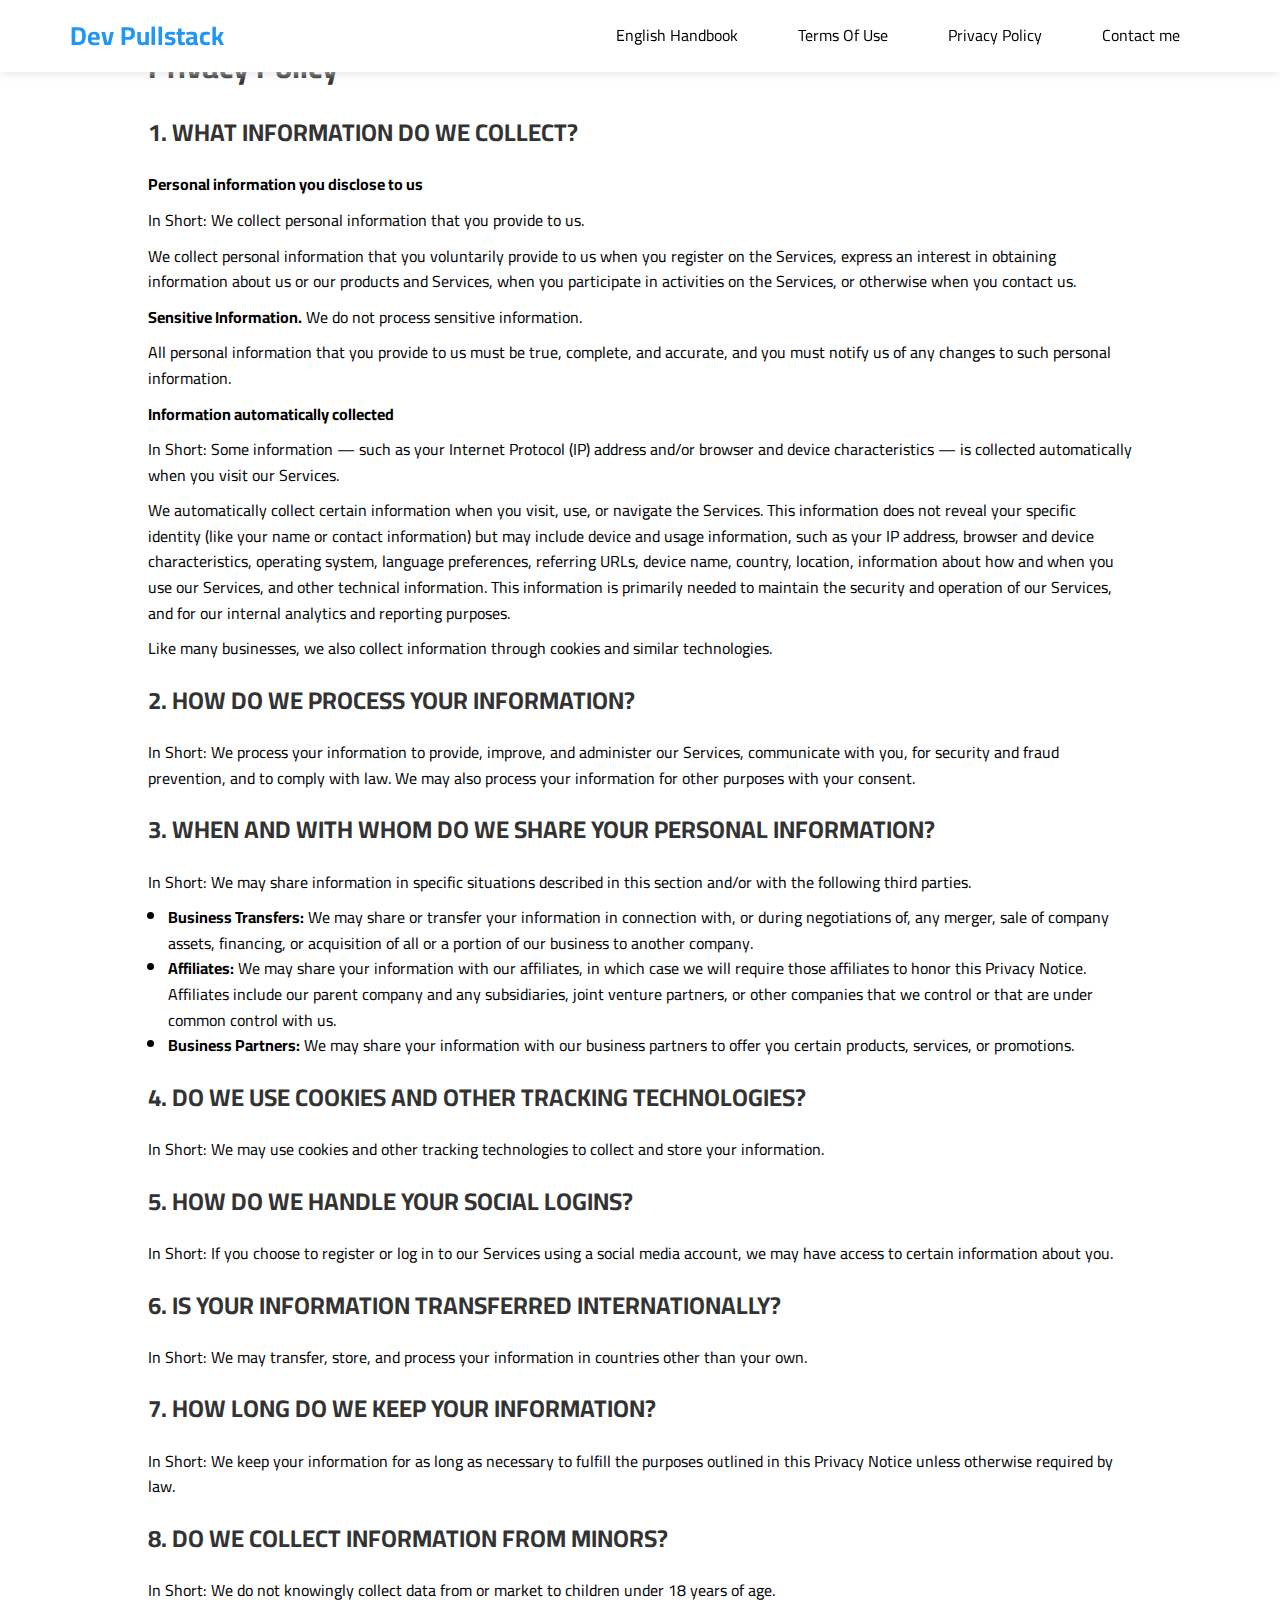
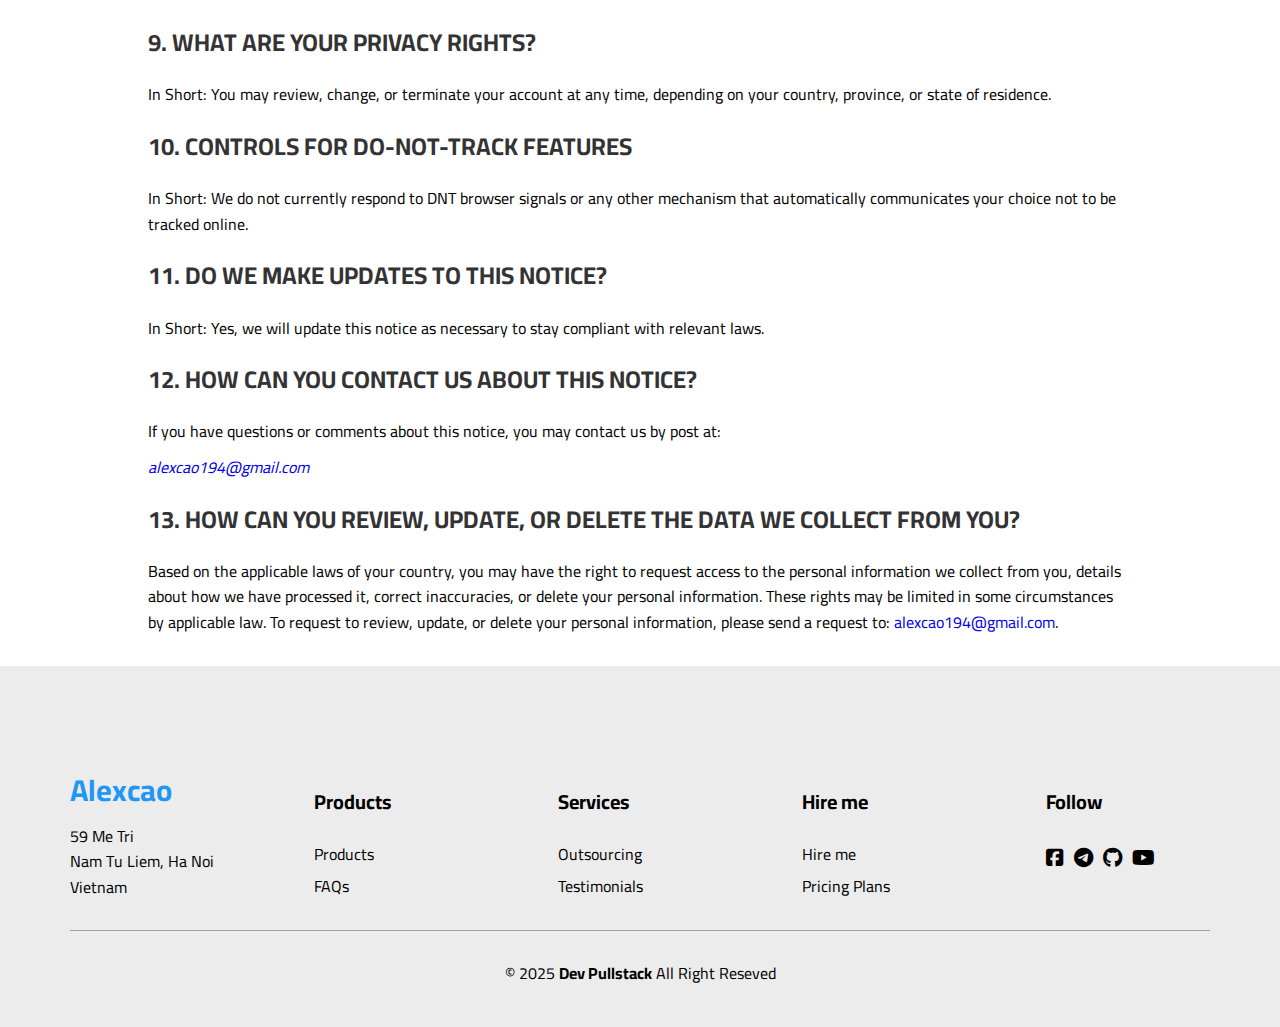
<file: pages/english_handbook/privacy-policy.html>
<!DOCTYPE html>
<html lang="en">
<head>
    <meta charset="UTF-8">
    <meta name="viewport" content="width=device-width, initial-scale=1.0">
    <title>Terms Of Use</title>
    <style>
        body {
            font-family: Arial, sans-serif;
            line-height: 1.6;
            margin: 0;
            padding: 0;
        }
        .terms_body {
            width: 80%;
            margin: 0 auto;
            padding: 20px;
        }
        h1, h2 {
            color: #333;
        }
        h2 {
            margin-top: 20px;
        }
        p {
            margin: 10px 0;
        }
        .terms_body ul {
            margin: 10px 0 20px 20px;
        }
        .terms_body ul li {
            list-style-type: disc;
        }
    </style>
    <link rel="icon" href="img/fav.png" type="image/png">
    <link rel="stylesheet" href="../../css/normalize.css" />
    <link rel="stylesheet" href="../../css/style.css">
    <!-- Font Awesome -->
    <link rel="stylesheet" href="../../css/all.min.css">
    <!-- Google Fonts -->
    <link rel="preconnect" href="https://fonts.googleapis.com">
    <link rel="preconnect" href="https://fonts.gstatic.com" crossorigin>
    <link href="https://fonts.googleapis.com/css2?family=Cairo:wght@200..1000&display=swap" rel="stylesheet">  
</head>
<body>
    <!-- Start Header -->
    <div class="header" id="header">
        <div class="container">
            <a href="../../" class="logo">Dev Pullstack</a>
            <ul class="main-nav">
              <li><a href="index.html">English Handbook</a></li>
              <li><a href="tos.html">Terms Of Use</a></li>
              <li><a href="privacy-policy.html">Privacy Policy</a></li>
                <li><a href="#">Contact me</a>
                <div class="mega-menu">
                    <div class="image">
                        <img src="../../img/menu-img.png" alt="megmenu-image">
                    </div>
                    <ul class="links">
                        <li>
                          <a href="https://facebook.com/alexcao194"><i class="fa-brands fa-square-facebook"></i> Facebook</a>
                        </li>
                        <li>
                          <a href="mailto:alexcao194@email.com?subject=I%20Know%20You%20From%20Your%20Landing%20Page"><i class="fa-solid fa-envelope"></i> Email</a>
                        </li>
                        <li>
                          <a href="http://t.me/alexcao194"><i class="fa-brands fa-telegram"></i> Telegram</a>
                        </li>
                      </ul>
                      <ul class="links">
                        <li>
                          <a href="https://github.com/alexcao194"><i class="fa-brands fa-github"></i> Github</a>
                        </li>
                        <li>
                          <a href="https://www.youtube.com/@dev.pullstack"><i class="fa-brands fa-youtube"></i> Youtube</a>
                        </li>
                        <li>
                          <a href="https://www.tiktok.com/@dev.pullstack"><i class="fa-brands fa-tiktok"></i> Tiktok</a>
                        </li>
                      </ul>
                </div>
                <!-- End MegMenu -->
                </li>
            </ul>
        </div>
    </div>
    <!-- End Header -->
    <div class="terms_body">
      <h1>Privacy Policy</h1>

      <h2>1. WHAT INFORMATION DO WE COLLECT?</h2>
      <p><strong>Personal information you disclose to us</strong></p>
      <p>In Short: We collect personal information that you provide to us.</p>
      <p>We collect personal information that you voluntarily provide to us when you register on the Services, express an interest in obtaining information about us or our products and Services, when you participate in activities on the Services, or otherwise when you contact us.</p>
      <p><strong>Sensitive Information.</strong> We do not process sensitive information.</p>
      <p>All personal information that you provide to us must be true, complete, and accurate, and you must notify us of any changes to such personal information.</p>

      <p><strong>Information automatically collected</strong></p>
      <p>In Short: Some information — such as your Internet Protocol (IP) address and/or browser and device characteristics — is collected automatically when you visit our Services.</p>
      <p>We automatically collect certain information when you visit, use, or navigate the Services. This information does not reveal your specific identity (like your name or contact information) but may include device and usage information, such as your IP address, browser and device characteristics, operating system, language preferences, referring URLs, device name, country, location, information about how and when you use our Services, and other technical information. This information is primarily needed to maintain the security and operation of our Services, and for our internal analytics and reporting purposes.</p>
      <p>Like many businesses, we also collect information through cookies and similar technologies.</p>

      <h2>2. HOW DO WE PROCESS YOUR INFORMATION?</h2>
      <p>In Short: We process your information to provide, improve, and administer our Services, communicate with you, for security and fraud prevention, and to comply with law. We may also process your information for other purposes with your consent.</p>

      <h2>3. WHEN AND WITH WHOM DO WE SHARE YOUR PERSONAL INFORMATION?</h2>
      <p>In Short: We may share information in specific situations described in this section and/or with the following third parties.</p>
      <ul>
          <li><strong>Business Transfers:</strong> We may share or transfer your information in connection with, or during negotiations of, any merger, sale of company assets, financing, or acquisition of all or a portion of our business to another company.</li>
          <li><strong>Affiliates:</strong> We may share your information with our affiliates, in which case we will require those affiliates to honor this Privacy Notice. Affiliates include our parent company and any subsidiaries, joint venture partners, or other companies that we control or that are under common control with us.</li>
          <li><strong>Business Partners:</strong> We may share your information with our business partners to offer you certain products, services, or promotions.</li>
      </ul>

      <h2>4. DO WE USE COOKIES AND OTHER TRACKING TECHNOLOGIES?</h2>
      <p>In Short: We may use cookies and other tracking technologies to collect and store your information.</p>

      <h2>5. HOW DO WE HANDLE YOUR SOCIAL LOGINS?</h2>
      <p>In Short: If you choose to register or log in to our Services using a social media account, we may have access to certain information about you.</p>

      <h2>6. IS YOUR INFORMATION TRANSFERRED INTERNATIONALLY?</h2>
      <p>In Short: We may transfer, store, and process your information in countries other than your own.</p>

      <h2>7. HOW LONG DO WE KEEP YOUR INFORMATION?</h2>
      <p>In Short: We keep your information for as long as necessary to fulfill the purposes outlined in this Privacy Notice unless otherwise required by law.</p>

      <h2>8. DO WE COLLECT INFORMATION FROM MINORS?</h2>
      <p>In Short: We do not knowingly collect data from or market to children under 18 years of age.</p>

      <h2>9. WHAT ARE YOUR PRIVACY RIGHTS?</h2>
      <p>In Short: You may review, change, or terminate your account at any time, depending on your country, province, or state of residence.</p>

      <h2>10. CONTROLS FOR DO-NOT-TRACK FEATURES</h2>
      <p>In Short: We do not currently respond to DNT browser signals or any other mechanism that automatically communicates your choice not to be tracked online.</p>

      <h2>11. DO WE MAKE UPDATES TO THIS NOTICE?</h2>
      <p>In Short: Yes, we will update this notice as necessary to stay compliant with relevant laws.</p>

      <h2>12. HOW CAN YOU CONTACT US ABOUT THIS NOTICE?</h2>
      <p>If you have questions or comments about this notice, you may contact us by post at:</p>
      <address>
          <a href="mailto:alexcao194@gmail.com">alexcao194@gmail.com</a>
      </address>

      <h2>13. HOW CAN YOU REVIEW, UPDATE, OR DELETE THE DATA WE COLLECT FROM YOU?</h2>
      <p>Based on the applicable laws of your country, you may have the right to request access to the personal information we collect from you, details about how we have processed it, correct inaccuracies, or delete your personal information. These rights may be limited in some circumstances by applicable law. To request to review, update, or delete your personal information, please send a request to: <a href="mailto:alexcao194@gmail.com">alexcao194@gmail.com</a>.</p>
  </div>

              <!-- Start Footer -->
               <div class="footer">
                <div class="container">
                  <div class="list-item">
                    <div class="info">
                      <a href="#" class="logo">Alexcao</a>
                      <p>
                        59 Me Tri<br>
                        Nam Tu Liem, Ha Noi<br>
                        Vietnam<br>
                      </p>
                    </div>
                    <div class="list">
                      <h3>Products</h3>
                      <ul>
                        <li><a href="../../#product">Products</a></li>
                        <li><a href="../../#faqs"></i>FAQs</a></li>
                      </ul>
                    </div>
                    <div class="list">
                      <h3>Services</h3>
                      <ul>
                        <li><a href="../../#outsourcing">Outsourcing</a></li>
                        <li><a href="../../#testimonials">Testimonials</a></li>
                      </ul>
                    </div>
                    <div class="list">
                      <h3>Hire me</h3>
                      <ul>
                        <li><a href="../../#hire">Hire me</a>
                        </li>
                        <li><a href="../../#pricing">Pricing Plans</a></li>
                      </ul>
                    </div>
                    <div class="list">
                      <h3>Follow</h3>
                      <ul class="media">
                        <li>
                          <a href="https://facebook.com/alexcao194"><i class="fa-brands fa-square-facebook"></i></a>
                        </li>
                        <li>
                          <a href="http://t.me/alexcao194"><i class="fa-brands fa-telegram"></i></a>
                        </li>
                        <li>
                          <a href="https://github.com/alexcao194"><i class="fa-brands fa-github"></i></a>
                        </li>
                        <li>
                          <a href="https://www.youtube.com/@dev.pullstack"><i class="fa-brands fa-youtube"></i></i></a>
                        </li>
                      </ul>
                    </div>
                  </div>
                  <div class="copyright">
                      <p> &copy; 2025 <b>Dev Pullstack</b> All Right Reseved</p>
                  </div>
                </div>
               </div>
              <!-- End Footer -->
</body>
</html>
</file>
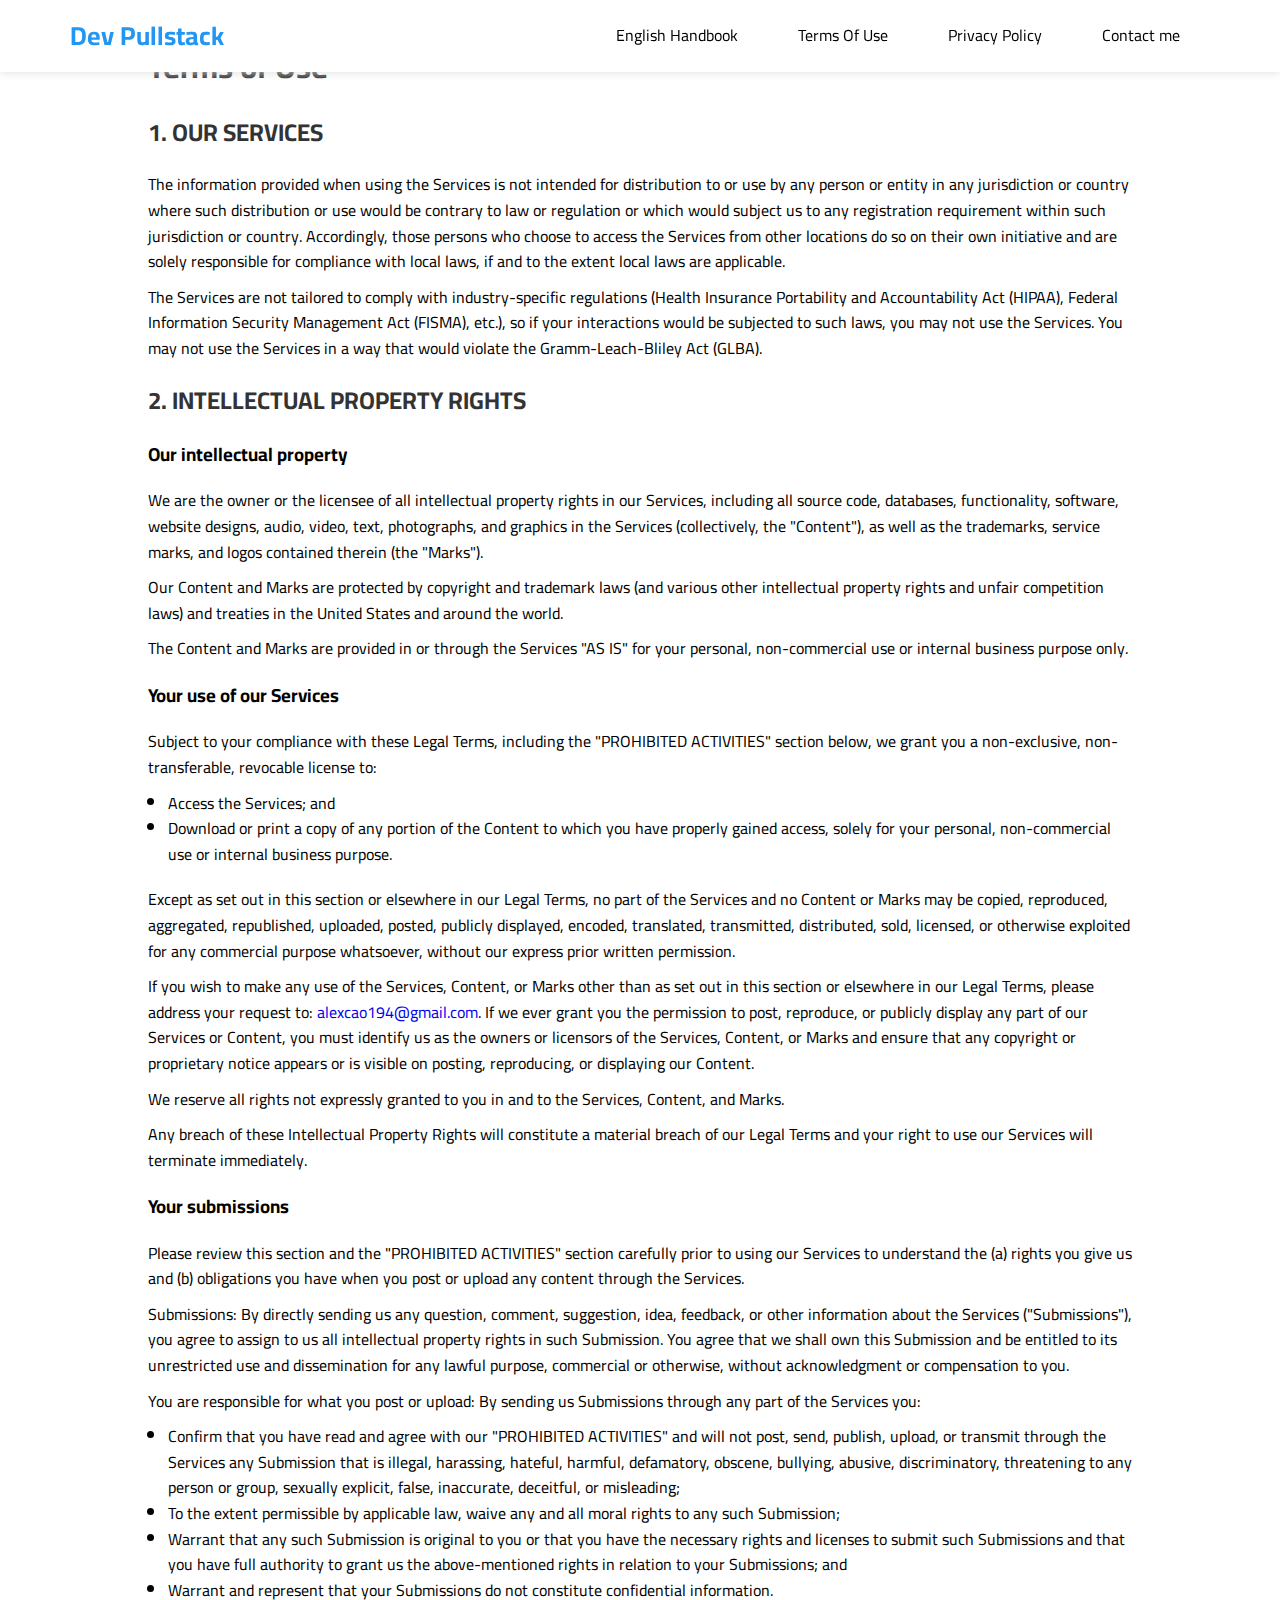
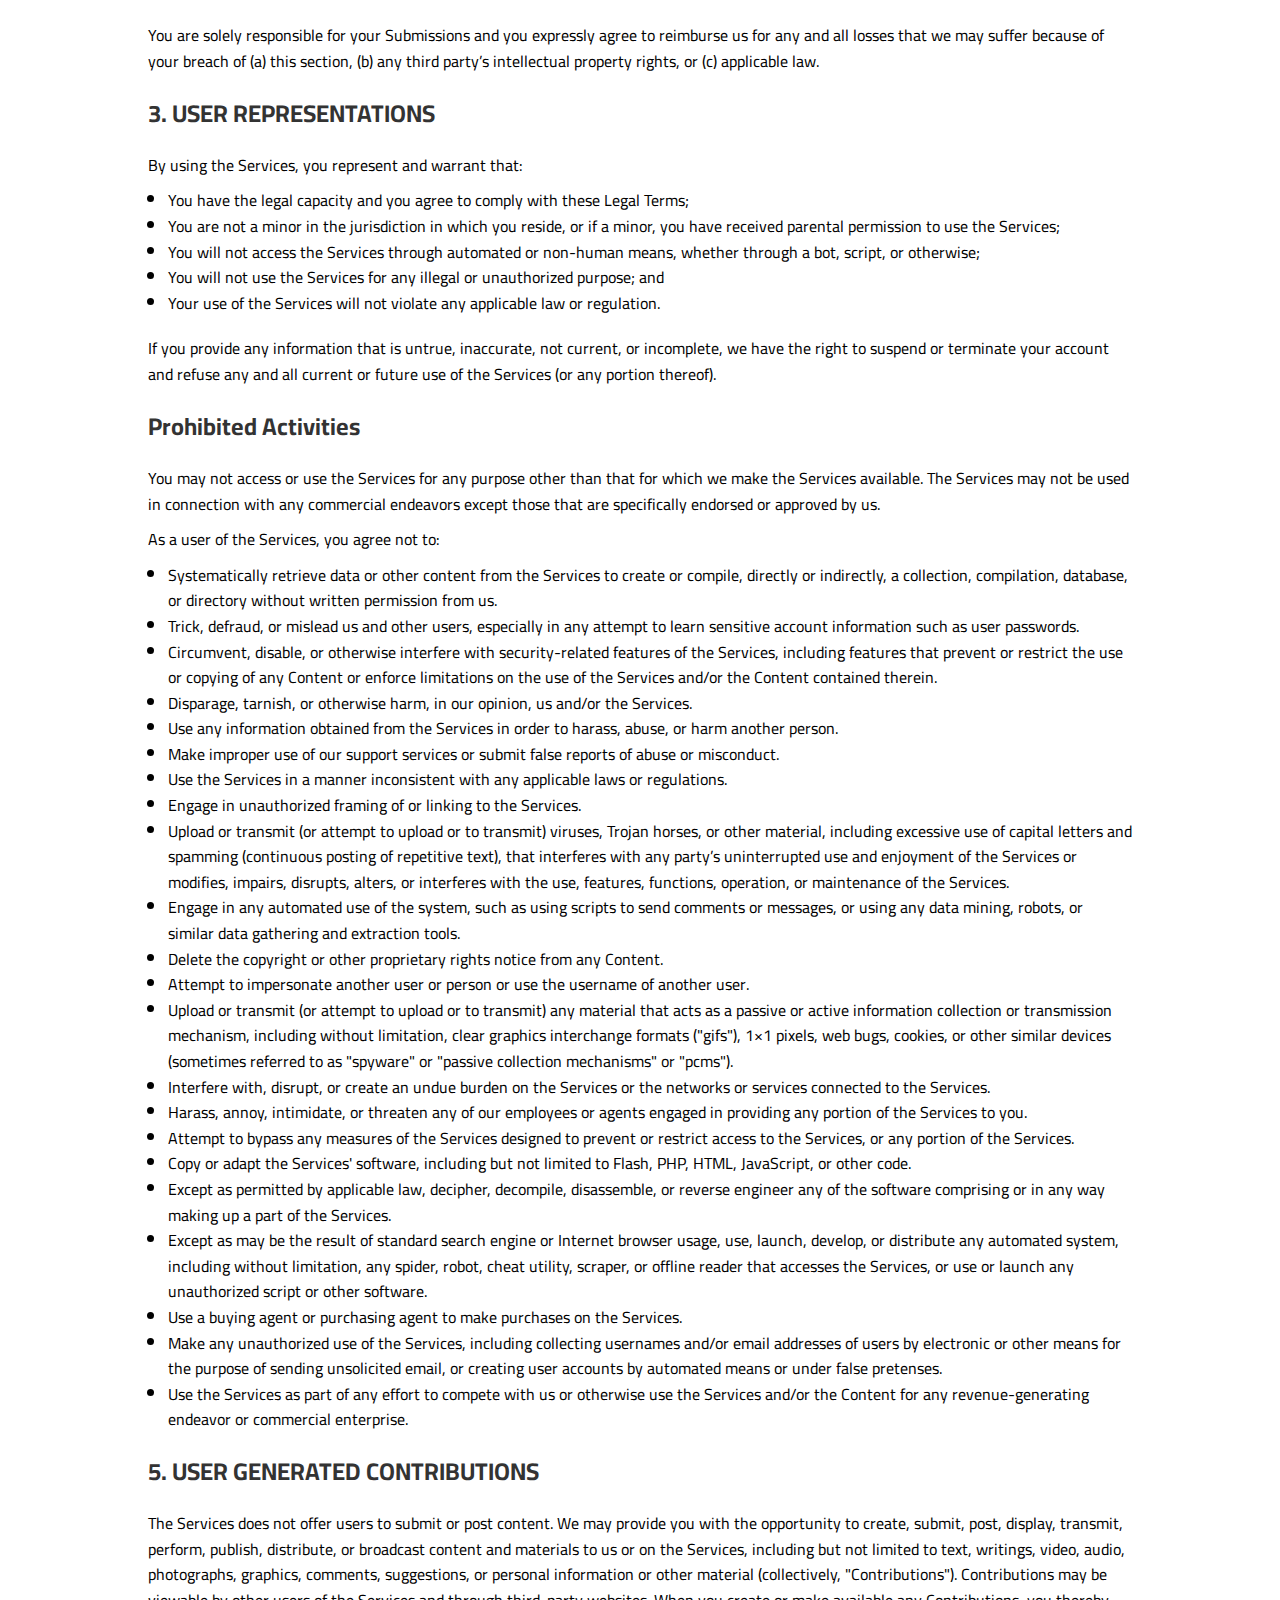
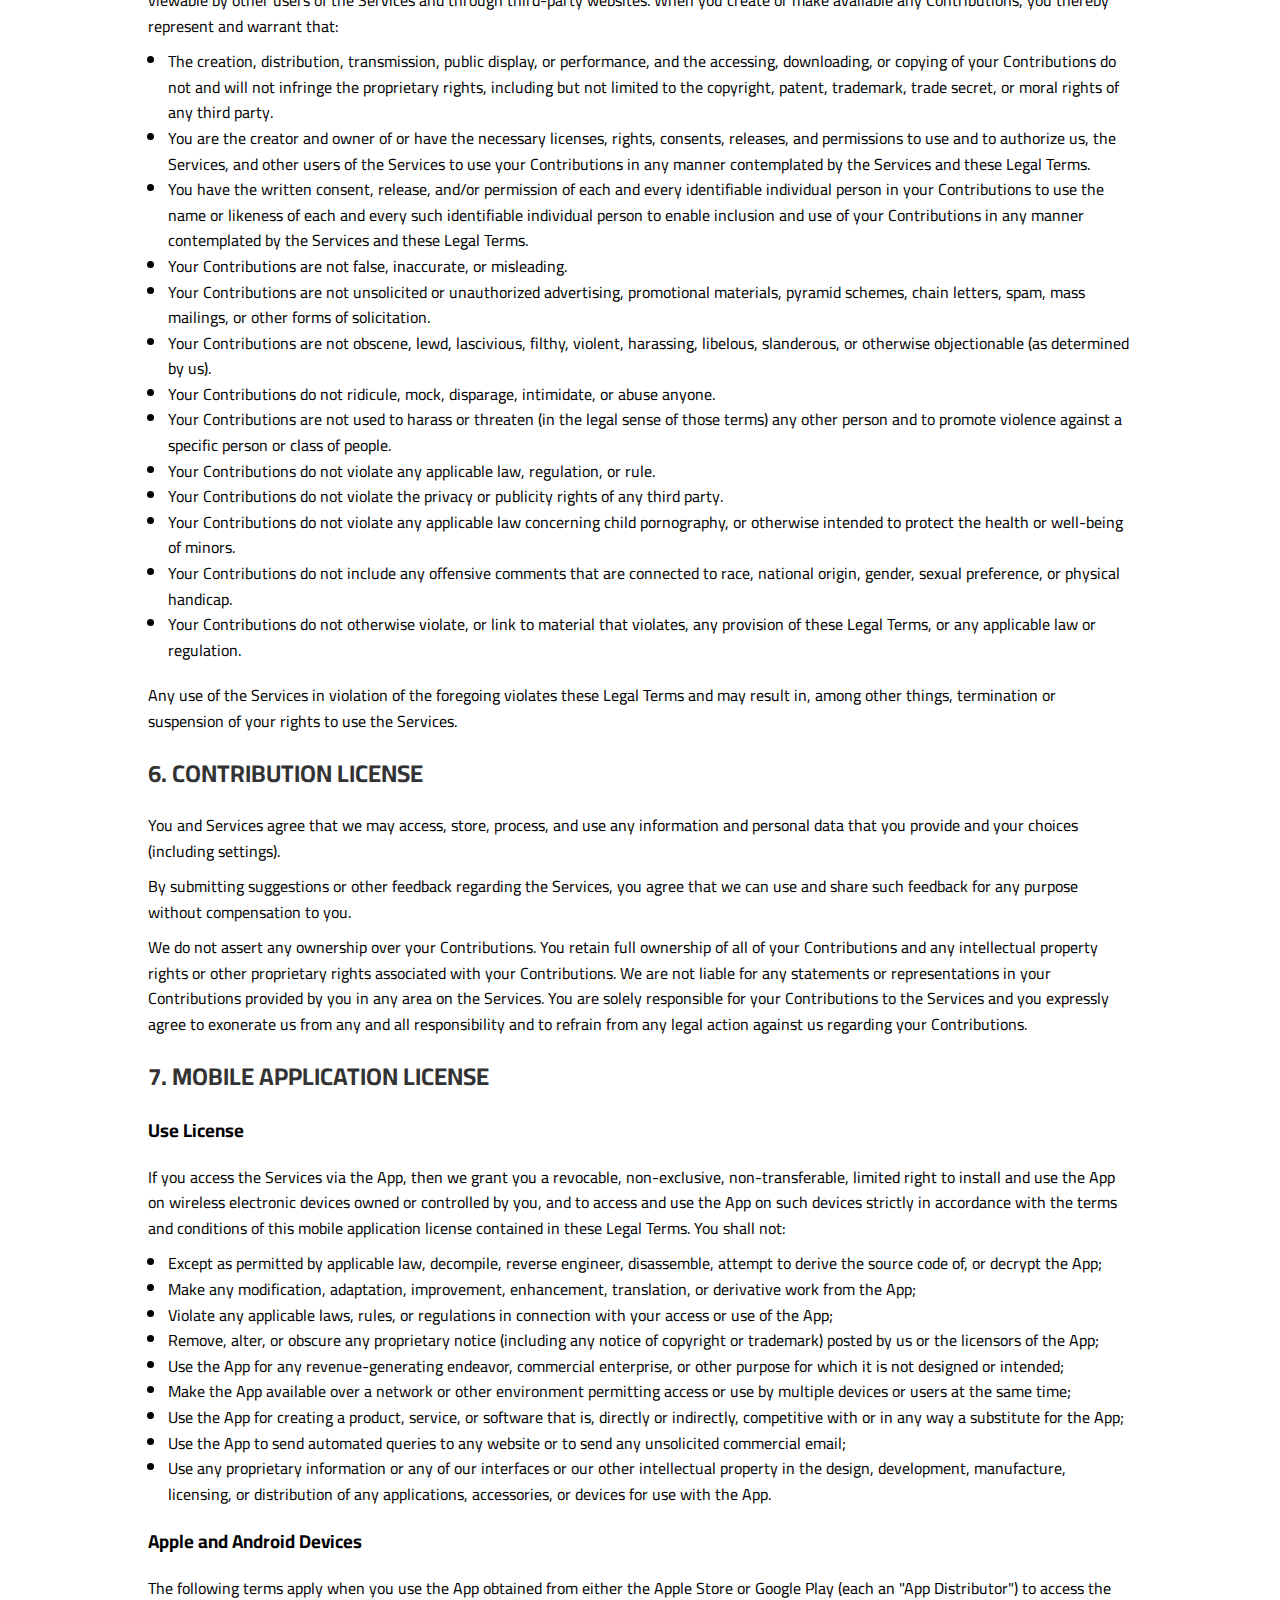
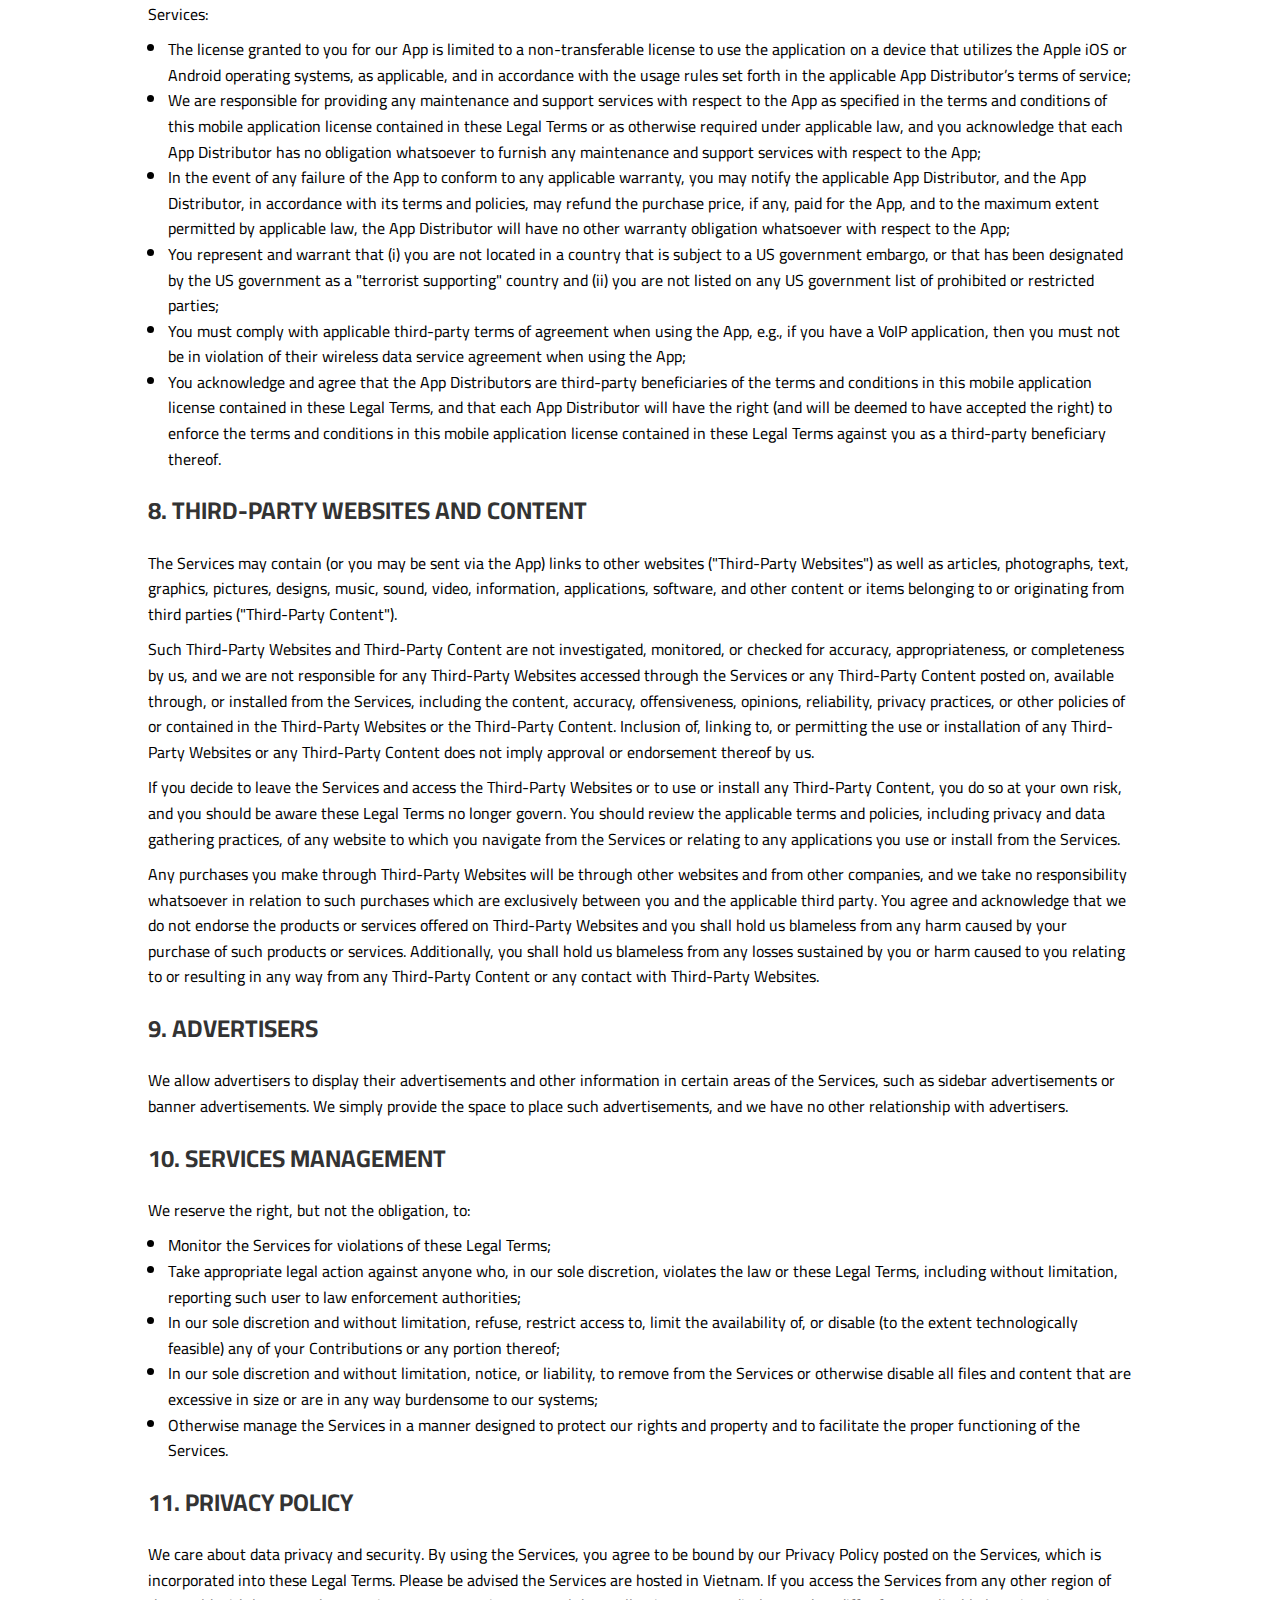
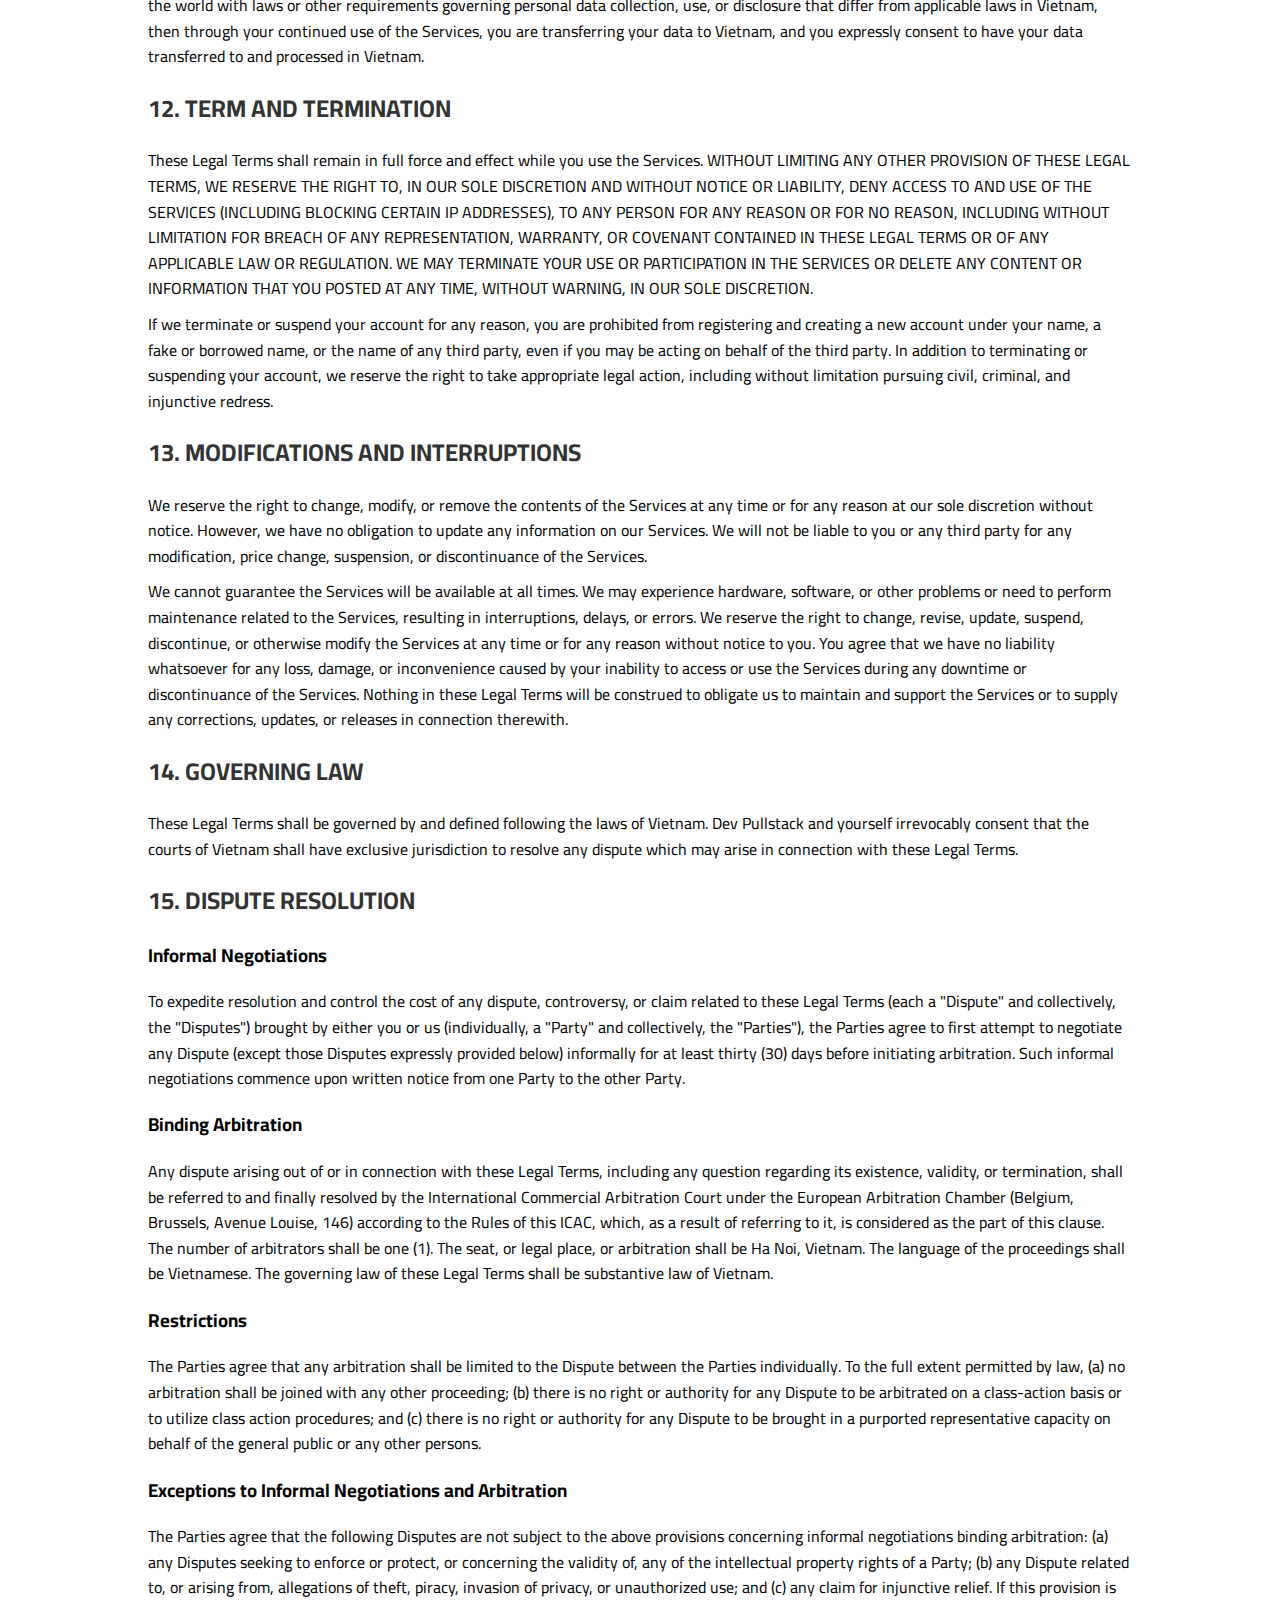
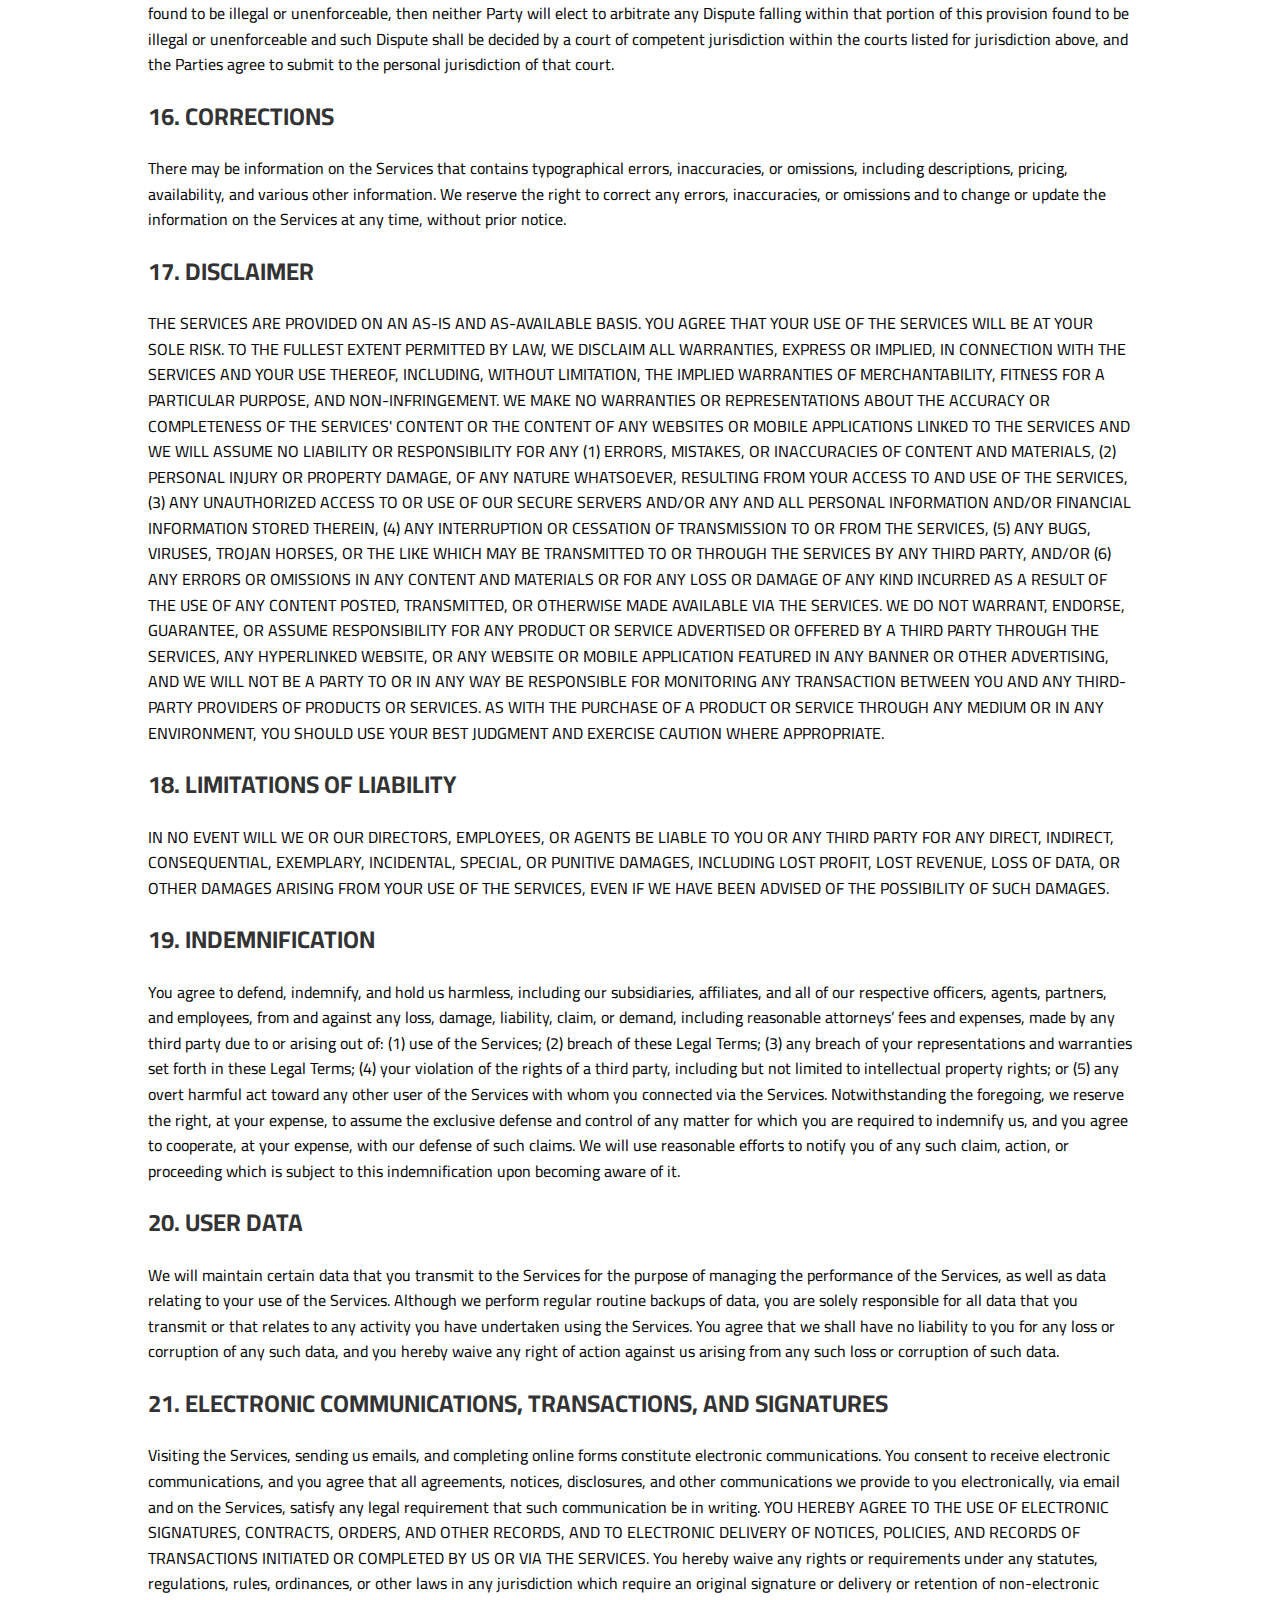
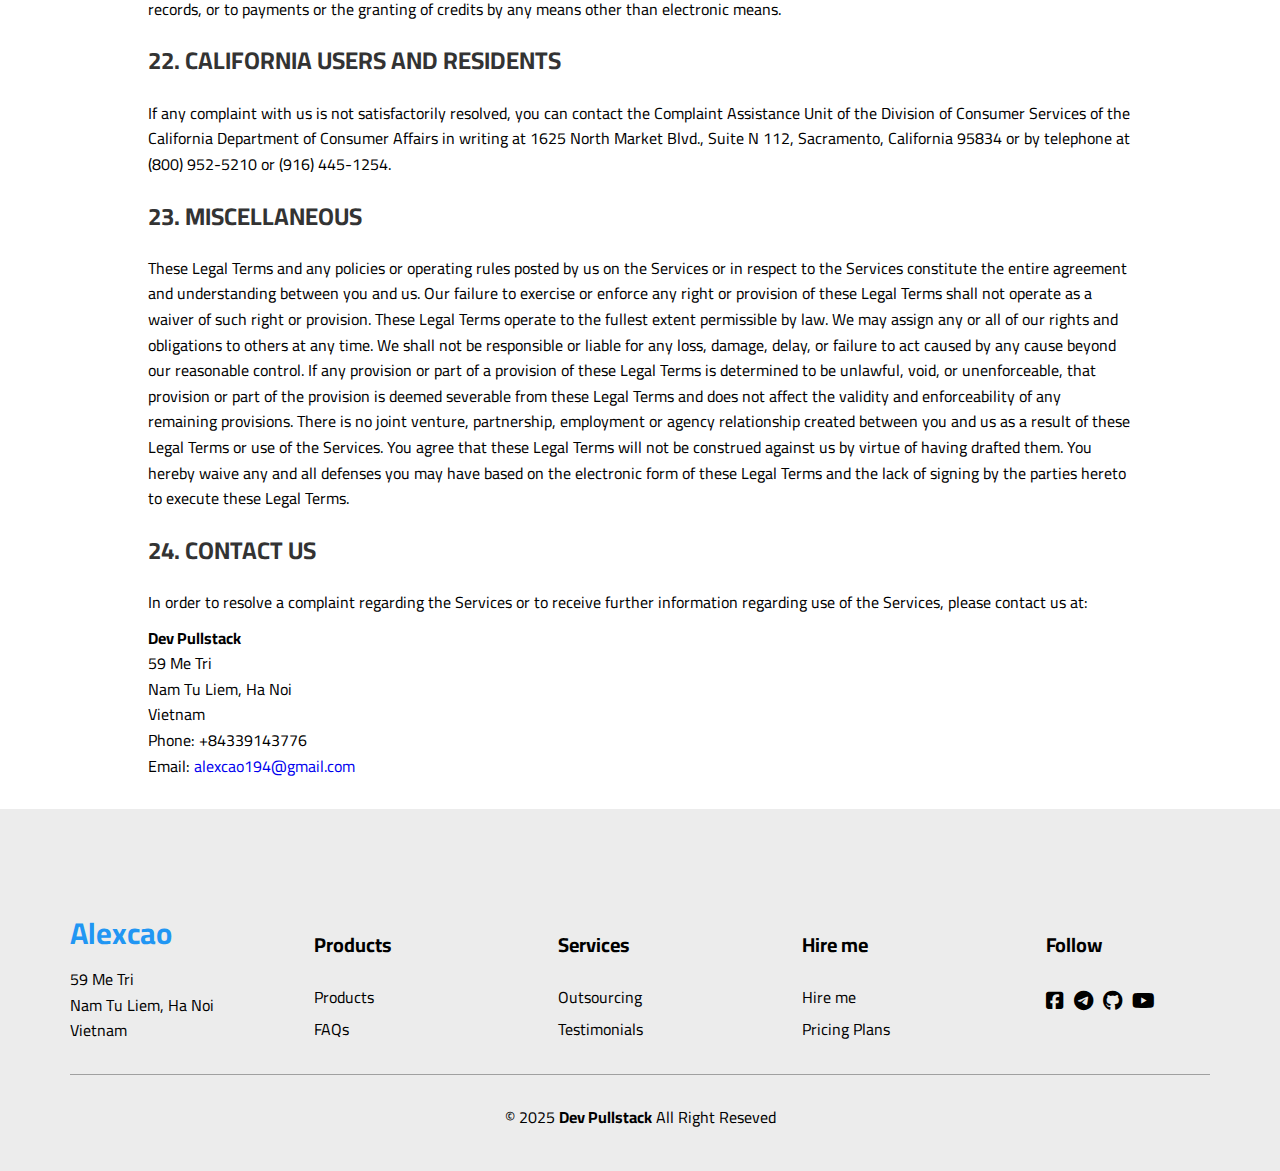
<file: pages/english_handbook/tos.html>
<!DOCTYPE html>
<html lang="en">
<head>
    <meta charset="UTF-8">
    <meta name="viewport" content="width=device-width, initial-scale=1.0">
    <title>Terms Of Use</title>
    <style>
        body {
            font-family: Arial, sans-serif;
            line-height: 1.6;
            margin: 0;
            padding: 0;
        }
        .terms_body {
            width: 80%;
            margin: 0 auto;
            padding: 20px;
        }
        h1, h2 {
            color: #333;
        }
        h2 {
            margin-top: 20px;
        }
        p {
            margin: 10px 0;
        }
        .terms_body ul {
            margin: 10px 0 20px 20px;
        }
        .terms_body ul li {
            list-style-type: disc;
        }
    </style>
    <link rel="icon" href="img/fav.png" type="image/png">
    <link rel="stylesheet" href="../../css/normalize.css" />
    <link rel="stylesheet" href="../../css/style.css">
    <!-- Font Awesome -->
    <link rel="stylesheet" href="../../css/all.min.css">
    <!-- Google Fonts -->
    <link rel="preconnect" href="https://fonts.googleapis.com">
    <link rel="preconnect" href="https://fonts.gstatic.com" crossorigin>
    <link href="https://fonts.googleapis.com/css2?family=Cairo:wght@200..1000&display=swap" rel="stylesheet">  
</head>
<body>
    <!-- Start Header -->
    <div class="header" id="header">
        <div class="container">
            <a href="../../" class="logo">Dev Pullstack</a>
            <ul class="main-nav">
                <li><a href="index.html">English Handbook</a></li>
                <li><a href="tos.html">Terms Of Use</a></li>
                <li><a href="privacy-policy.html">Privacy Policy</a></li>
                <li><a href="#">Contact me</a>
                <div class="mega-menu">
                    <div class="image">
                        <img src="../../img/menu-img.png" alt="megmenu-image">
                    </div>
                    <ul class="links">
                        <li>
                          <a href="https://facebook.com/alexcao194"><i class="fa-brands fa-square-facebook"></i> Facebook</a>
                        </li>
                        <li>
                          <a href="mailto:alexcao194@email.com?subject=I%20Know%20You%20From%20Your%20Landing%20Page"><i class="fa-solid fa-envelope"></i> Email</a>
                        </li>
                        <li>
                          <a href="http://t.me/alexcao194"><i class="fa-brands fa-telegram"></i> Telegram</a>
                        </li>
                      </ul>
                      <ul class="links">
                        <li>
                          <a href="https://github.com/alexcao194"><i class="fa-brands fa-github"></i> Github</a>
                        </li>
                        <li>
                          <a href="https://www.youtube.com/@dev.pullstack"><i class="fa-brands fa-youtube"></i> Youtube</a>
                        </li>
                        <li>
                          <a href="https://www.tiktok.com/@dev.pullstack"><i class="fa-brands fa-tiktok"></i> Tiktok</a>
                        </li>
                      </ul>
                </div>
                <!-- End MegMenu -->
                </li>
            </ul>
        </div>
    </div>
    <!-- End Header -->
    <div class="terms_body">
        <h1>Terms of Use</h1>

        <h2>1. OUR SERVICES</h2>
        <p>The information provided when using the Services is not intended for distribution to or use by any person or entity in any jurisdiction or country where such distribution or use would be contrary to law or regulation or which would subject us to any registration requirement within such jurisdiction or country. Accordingly, those persons who choose to access the Services from other locations do so on their own initiative and are solely responsible for compliance with local laws, if and to the extent local laws are applicable.</p>
        <p>The Services are not tailored to comply with industry-specific regulations (Health Insurance Portability and Accountability Act (HIPAA), Federal Information Security Management Act (FISMA), etc.), so if your interactions would be subjected to such laws, you may not use the Services. You may not use the Services in a way that would violate the Gramm-Leach-Bliley Act (GLBA).</p>

        <h2>2. INTELLECTUAL PROPERTY RIGHTS</h2>
        <h3>Our intellectual property</h3>
        <p>We are the owner or the licensee of all intellectual property rights in our Services, including all source code, databases, functionality, software, website designs, audio, video, text, photographs, and graphics in the Services (collectively, the "Content"), as well as the trademarks, service marks, and logos contained therein (the "Marks").</p>
        <p>Our Content and Marks are protected by copyright and trademark laws (and various other intellectual property rights and unfair competition laws) and treaties in the United States and around the world.</p>
        <p>The Content and Marks are provided in or through the Services "AS IS" for your personal, non-commercial use or internal business purpose only.</p>

        <h3>Your use of our Services</h3>
        <p>Subject to your compliance with these Legal Terms, including the "PROHIBITED ACTIVITIES" section below, we grant you a non-exclusive, non-transferable, revocable license to:</p>
        <ul>
            <li>Access the Services; and</li>
            <li>Download or print a copy of any portion of the Content to which you have properly gained access, solely for your personal, non-commercial use or internal business purpose.</li>
        </ul>
        <p>Except as set out in this section or elsewhere in our Legal Terms, no part of the Services and no Content or Marks may be copied, reproduced, aggregated, republished, uploaded, posted, publicly displayed, encoded, translated, transmitted, distributed, sold, licensed, or otherwise exploited for any commercial purpose whatsoever, without our express prior written permission.</p>
        <p>If you wish to make any use of the Services, Content, or Marks other than as set out in this section or elsewhere in our Legal Terms, please address your request to: <a href="mailto:alexcao194@gmail.com">alexcao194@gmail.com</a>. If we ever grant you the permission to post, reproduce, or publicly display any part of our Services or Content, you must identify us as the owners or licensors of the Services, Content, or Marks and ensure that any copyright or proprietary notice appears or is visible on posting, reproducing, or displaying our Content.</p>
        <p>We reserve all rights not expressly granted to you in and to the Services, Content, and Marks.</p>
        <p>Any breach of these Intellectual Property Rights will constitute a material breach of our Legal Terms and your right to use our Services will terminate immediately.</p>

        <h3>Your submissions</h3>
        <p>Please review this section and the "PROHIBITED ACTIVITIES" section carefully prior to using our Services to understand the (a) rights you give us and (b) obligations you have when you post or upload any content through the Services.</p>
        <p>Submissions: By directly sending us any question, comment, suggestion, idea, feedback, or other information about the Services ("Submissions"), you agree to assign to us all intellectual property rights in such Submission. You agree that we shall own this Submission and be entitled to its unrestricted use and dissemination for any lawful purpose, commercial or otherwise, without acknowledgment or compensation to you.</p>
        <p>You are responsible for what you post or upload: By sending us Submissions through any part of the Services you:</p>
        <ul>
            <li>Confirm that you have read and agree with our "PROHIBITED ACTIVITIES" and will not post, send, publish, upload, or transmit through the Services any Submission that is illegal, harassing, hateful, harmful, defamatory, obscene, bullying, abusive, discriminatory, threatening to any person or group, sexually explicit, false, inaccurate, deceitful, or misleading;</li>
            <li>To the extent permissible by applicable law, waive any and all moral rights to any such Submission;</li>
            <li>Warrant that any such Submission is original to you or that you have the necessary rights and licenses to submit such Submissions and that you have full authority to grant us the above-mentioned rights in relation to your Submissions; and</li>
            <li>Warrant and represent that your Submissions do not constitute confidential information.</li>
        </ul>
        <p>You are solely responsible for your Submissions and you expressly agree to reimburse us for any and all losses that we may suffer because of your breach of (a) this section, (b) any third party’s intellectual property rights, or (c) applicable law.</p>
        <h2>3. USER REPRESENTATIONS</h2>
        <p>By using the Services, you represent and warrant that:</p>
        <ul>
            <li>You have the legal capacity and you agree to comply with these Legal Terms;</li>
            <li>You are not a minor in the jurisdiction in which you reside, or if a minor, you have received parental permission to use the Services;</li>
            <li>You will not access the Services through automated or non-human means, whether through a bot, script, or otherwise;</li>
            <li>You will not use the Services for any illegal or unauthorized purpose; and</li>
            <li>Your use of the Services will not violate any applicable law or regulation.</li>
        </ul>
        <p>If you provide any information that is untrue, inaccurate, not current, or incomplete, we have the right to suspend or terminate your account and refuse any and all current or future use of the Services (or any portion thereof).</p>
        <h2>Prohibited Activities</h2>
        <p>You may not access or use the Services for any purpose other than that for which we make the Services available. The Services may not be used in connection with any commercial endeavors except those that are specifically endorsed or approved by us.</p>
        <p>As a user of the Services, you agree not to:</p>
        <ul>
            <li>Systematically retrieve data or other content from the Services to create or compile, directly or indirectly, a collection, compilation, database, or directory without written permission from us.</li>
            <li>Trick, defraud, or mislead us and other users, especially in any attempt to learn sensitive account information such as user passwords.</li>
            <li>Circumvent, disable, or otherwise interfere with security-related features of the Services, including features that prevent or restrict the use or copying of any Content or enforce limitations on the use of the Services and/or the Content contained therein.</li>
            <li>Disparage, tarnish, or otherwise harm, in our opinion, us and/or the Services.</li>
            <li>Use any information obtained from the Services in order to harass, abuse, or harm another person.</li>
            <li>Make improper use of our support services or submit false reports of abuse or misconduct.</li>
            <li>Use the Services in a manner inconsistent with any applicable laws or regulations.</li>
            <li>Engage in unauthorized framing of or linking to the Services.</li>
            <li>Upload or transmit (or attempt to upload or to transmit) viruses, Trojan horses, or other material, including excessive use of capital letters and spamming (continuous posting of repetitive text), that interferes with any party’s uninterrupted use and enjoyment of the Services or modifies, impairs, disrupts, alters, or interferes with the use, features, functions, operation, or maintenance of the Services.</li>
            <li>Engage in any automated use of the system, such as using scripts to send comments or messages, or using any data mining, robots, or similar data gathering and extraction tools.</li>
            <li>Delete the copyright or other proprietary rights notice from any Content.</li>
            <li>Attempt to impersonate another user or person or use the username of another user.</li>
            <li>Upload or transmit (or attempt to upload or to transmit) any material that acts as a passive or active information collection or transmission mechanism, including without limitation, clear graphics interchange formats ("gifs"), 1×1 pixels, web bugs, cookies, or other similar devices (sometimes referred to as "spyware" or "passive collection mechanisms" or "pcms").</li>
            <li>Interfere with, disrupt, or create an undue burden on the Services or the networks or services connected to the Services.</li>
            <li>Harass, annoy, intimidate, or threaten any of our employees or agents engaged in providing any portion of the Services to you.</li>
            <li>Attempt to bypass any measures of the Services designed to prevent or restrict access to the Services, or any portion of the Services.</li>
            <li>Copy or adapt the Services' software, including but not limited to Flash, PHP, HTML, JavaScript, or other code.</li>
            <li>Except as permitted by applicable law, decipher, decompile, disassemble, or reverse engineer any of the software comprising or in any way making up a part of the Services.</li>
            <li>Except as may be the result of standard search engine or Internet browser usage, use, launch, develop, or distribute any automated system, including without limitation, any spider, robot, cheat utility, scraper, or offline reader that accesses the Services, or use or launch any unauthorized script or other software.</li>
            <li>Use a buying agent or purchasing agent to make purchases on the Services.</li>
            <li>Make any unauthorized use of the Services, including collecting usernames and/or email addresses of users by electronic or other means for the purpose of sending unsolicited email, or creating user accounts by automated means or under false pretenses.</li>
            <li>Use the Services as part of any effort to compete with us or otherwise use the Services and/or the Content for any revenue-generating endeavor or commercial enterprise.</li>
        </ul>
        <h2>5. USER GENERATED CONTRIBUTIONS</h2>
        <p>The Services does not offer users to submit or post content. We may provide you with the opportunity to create, submit, post, display, transmit, perform, publish, distribute, or broadcast content and materials to us or on the Services, including but not limited to text, writings, video, audio, photographs, graphics, comments, suggestions, or personal information or other material (collectively, "Contributions"). Contributions may be viewable by other users of the Services and through third-party websites. When you create or make available any Contributions, you thereby represent and warrant that:</p>
        <ul>
            <li>The creation, distribution, transmission, public display, or performance, and the accessing, downloading, or copying of your Contributions do not and will not infringe the proprietary rights, including but not limited to the copyright, patent, trademark, trade secret, or moral rights of any third party.</li>
            <li>You are the creator and owner of or have the necessary licenses, rights, consents, releases, and permissions to use and to authorize us, the Services, and other users of the Services to use your Contributions in any manner contemplated by the Services and these Legal Terms.</li>
            <li>You have the written consent, release, and/or permission of each and every identifiable individual person in your Contributions to use the name or likeness of each and every such identifiable individual person to enable inclusion and use of your Contributions in any manner contemplated by the Services and these Legal Terms.</li>
            <li>Your Contributions are not false, inaccurate, or misleading.</li>
            <li>Your Contributions are not unsolicited or unauthorized advertising, promotional materials, pyramid schemes, chain letters, spam, mass mailings, or other forms of solicitation.</li>
            <li>Your Contributions are not obscene, lewd, lascivious, filthy, violent, harassing, libelous, slanderous, or otherwise objectionable (as determined by us).</li>
            <li>Your Contributions do not ridicule, mock, disparage, intimidate, or abuse anyone.</li>
            <li>Your Contributions are not used to harass or threaten (in the legal sense of those terms) any other person and to promote violence against a specific person or class of people.</li>
            <li>Your Contributions do not violate any applicable law, regulation, or rule.</li>
            <li>Your Contributions do not violate the privacy or publicity rights of any third party.</li>
            <li>Your Contributions do not violate any applicable law concerning child pornography, or otherwise intended to protect the health or well-being of minors.</li>
            <li>Your Contributions do not include any offensive comments that are connected to race, national origin, gender, sexual preference, or physical handicap.</li>
            <li>Your Contributions do not otherwise violate, or link to material that violates, any provision of these Legal Terms, or any applicable law or regulation.</li>
        </ul>
        <p>Any use of the Services in violation of the foregoing violates these Legal Terms and may result in, among other things, termination or suspension of your rights to use the Services.</p>
        <h2>6. CONTRIBUTION LICENSE</h2>
        <p>You and Services agree that we may access, store, process, and use any information and personal data that you provide and your choices (including settings).</p>
        <p>By submitting suggestions or other feedback regarding the Services, you agree that we can use and share such feedback for any purpose without compensation to you.</p>
        <p>We do not assert any ownership over your Contributions. You retain full ownership of all of your Contributions and any intellectual property rights or other proprietary rights associated with your Contributions. We are not liable for any statements or representations in your Contributions provided by you in any area on the Services. You are solely responsible for your Contributions to the Services and you expressly agree to exonerate us from any and all responsibility and to refrain from any legal action against us regarding your Contributions.</p>
        
        <h2>7. MOBILE APPLICATION LICENSE</h2>
        <h3>Use License</h3>
        <p>If you access the Services via the App, then we grant you a revocable, non-exclusive, non-transferable, limited right to install and use the App on wireless electronic devices owned or controlled by you, and to access and use the App on such devices strictly in accordance with the terms and conditions of this mobile application license contained in these Legal Terms. You shall not:</p>
        <ul>
            <li>Except as permitted by applicable law, decompile, reverse engineer, disassemble, attempt to derive the source code of, or decrypt the App;</li>
            <li>Make any modification, adaptation, improvement, enhancement, translation, or derivative work from the App;</li>
            <li>Violate any applicable laws, rules, or regulations in connection with your access or use of the App;</li>
            <li>Remove, alter, or obscure any proprietary notice (including any notice of copyright or trademark) posted by us or the licensors of the App;</li>
            <li>Use the App for any revenue-generating endeavor, commercial enterprise, or other purpose for which it is not designed or intended;</li>
            <li>Make the App available over a network or other environment permitting access or use by multiple devices or users at the same time;</li>
            <li>Use the App for creating a product, service, or software that is, directly or indirectly, competitive with or in any way a substitute for the App;</li>
            <li>Use the App to send automated queries to any website or to send any unsolicited commercial email;</li>
            <li>Use any proprietary information or any of our interfaces or our other intellectual property in the design, development, manufacture, licensing, or distribution of any applications, accessories, or devices for use with the App.</li>
        </ul>
        
        <h3>Apple and Android Devices</h3>
        <p>The following terms apply when you use the App obtained from either the Apple Store or Google Play (each an "App Distributor") to access the Services:</p>
        <ul>
            <li>The license granted to you for our App is limited to a non-transferable license to use the application on a device that utilizes the Apple iOS or Android operating systems, as applicable, and in accordance with the usage rules set forth in the applicable App Distributor’s terms of service;</li>
            <li>We are responsible for providing any maintenance and support services with respect to the App as specified in the terms and conditions of this mobile application license contained in these Legal Terms or as otherwise required under applicable law, and you acknowledge that each App Distributor has no obligation whatsoever to furnish any maintenance and support services with respect to the App;</li>
            <li>In the event of any failure of the App to conform to any applicable warranty, you may notify the applicable App Distributor, and the App Distributor, in accordance with its terms and policies, may refund the purchase price, if any, paid for the App, and to the maximum extent permitted by applicable law, the App Distributor will have no other warranty obligation whatsoever with respect to the App;</li>
            <li>You represent and warrant that (i) you are not located in a country that is subject to a US government embargo, or that has been designated by the US government as a "terrorist supporting" country and (ii) you are not listed on any US government list of prohibited or restricted parties;</li>
            <li>You must comply with applicable third-party terms of agreement when using the App, e.g., if you have a VoIP application, then you must not be in violation of their wireless data service agreement when using the App;</li>
            <li>You acknowledge and agree that the App Distributors are third-party beneficiaries of the terms and conditions in this mobile application license contained in these Legal Terms, and that each App Distributor will have the right (and will be deemed to have accepted the right) to enforce the terms and conditions in this mobile application license contained in these Legal Terms against you as a third-party beneficiary thereof.</li>
        </ul>
        <h2>8. THIRD-PARTY WEBSITES AND CONTENT</h2>
        <p>The Services may contain (or you may be sent via the App) links to other websites ("Third-Party Websites") as well as articles, photographs, text, graphics, pictures, designs, music, sound, video, information, applications, software, and other content or items belonging to or originating from third parties ("Third-Party Content").</p>
        <p>Such Third-Party Websites and Third-Party Content are not investigated, monitored, or checked for accuracy, appropriateness, or completeness by us, and we are not responsible for any Third-Party Websites accessed through the Services or any Third-Party Content posted on, available through, or installed from the Services, including the content, accuracy, offensiveness, opinions, reliability, privacy practices, or other policies of or contained in the Third-Party Websites or the Third-Party Content. Inclusion of, linking to, or permitting the use or installation of any Third-Party Websites or any Third-Party Content does not imply approval or endorsement thereof by us.</p>
        <p>If you decide to leave the Services and access the Third-Party Websites or to use or install any Third-Party Content, you do so at your own risk, and you should be aware these Legal Terms no longer govern. You should review the applicable terms and policies, including privacy and data gathering practices, of any website to which you navigate from the Services or relating to any applications you use or install from the Services.</p>
        <p>Any purchases you make through Third-Party Websites will be through other websites and from other companies, and we take no responsibility whatsoever in relation to such purchases which are exclusively between you and the applicable third party. You agree and acknowledge that we do not endorse the products or services offered on Third-Party Websites and you shall hold us blameless from any harm caused by your purchase of such products or services. Additionally, you shall hold us blameless from any losses sustained by you or harm caused to you relating to or resulting in any way from any Third-Party Content or any contact with Third-Party Websites.</p>

        <h2>9. ADVERTISERS</h2>
        <p>We allow advertisers to display their advertisements and other information in certain areas of the Services, such as sidebar advertisements or banner advertisements. We simply provide the space to place such advertisements, and we have no other relationship with advertisers.</p>

        <h2>10. SERVICES MANAGEMENT</h2>
        <p>We reserve the right, but not the obligation, to:</p>
        <ul>
            <li>Monitor the Services for violations of these Legal Terms;</li>
            <li>Take appropriate legal action against anyone who, in our sole discretion, violates the law or these Legal Terms, including without limitation, reporting such user to law enforcement authorities;</li>
            <li>In our sole discretion and without limitation, refuse, restrict access to, limit the availability of, or disable (to the extent technologically feasible) any of your Contributions or any portion thereof;</li>
            <li>In our sole discretion and without limitation, notice, or liability, to remove from the Services or otherwise disable all files and content that are excessive in size or are in any way burdensome to our systems;</li>
            <li>Otherwise manage the Services in a manner designed to protect our rights and property and to facilitate the proper functioning of the Services.</li>
        </ul>

        <h2>11. PRIVACY POLICY</h2>
        <p>We care about data privacy and security. By using the Services, you agree to be bound by our Privacy Policy posted on the Services, which is incorporated into these Legal Terms. Please be advised the Services are hosted in Vietnam. If you access the Services from any other region of the world with laws or other requirements governing personal data collection, use, or disclosure that differ from applicable laws in Vietnam, then through your continued use of the Services, you are transferring your data to Vietnam, and you expressly consent to have your data transferred to and processed in Vietnam.</p>
        <h2>12. TERM AND TERMINATION</h2>
        <p>These Legal Terms shall remain in full force and effect while you use the Services. WITHOUT LIMITING ANY OTHER PROVISION OF THESE LEGAL TERMS, WE RESERVE THE RIGHT TO, IN OUR SOLE DISCRETION AND WITHOUT NOTICE OR LIABILITY, DENY ACCESS TO AND USE OF THE SERVICES (INCLUDING BLOCKING CERTAIN IP ADDRESSES), TO ANY PERSON FOR ANY REASON OR FOR NO REASON, INCLUDING WITHOUT LIMITATION FOR BREACH OF ANY REPRESENTATION, WARRANTY, OR COVENANT CONTAINED IN THESE LEGAL TERMS OR OF ANY APPLICABLE LAW OR REGULATION. WE MAY TERMINATE YOUR USE OR PARTICIPATION IN THE SERVICES OR DELETE ANY CONTENT OR INFORMATION THAT YOU POSTED AT ANY TIME, WITHOUT WARNING, IN OUR SOLE DISCRETION.</p>
        <p>If we terminate or suspend your account for any reason, you are prohibited from registering and creating a new account under your name, a fake or borrowed name, or the name of any third party, even if you may be acting on behalf of the third party. In addition to terminating or suspending your account, we reserve the right to take appropriate legal action, including without limitation pursuing civil, criminal, and injunctive redress.</p>

        <h2>13. MODIFICATIONS AND INTERRUPTIONS</h2>
        <p>We reserve the right to change, modify, or remove the contents of the Services at any time or for any reason at our sole discretion without notice. However, we have no obligation to update any information on our Services. We will not be liable to you or any third party for any modification, price change, suspension, or discontinuance of the Services.</p>
        <p>We cannot guarantee the Services will be available at all times. We may experience hardware, software, or other problems or need to perform maintenance related to the Services, resulting in interruptions, delays, or errors. We reserve the right to change, revise, update, suspend, discontinue, or otherwise modify the Services at any time or for any reason without notice to you. You agree that we have no liability whatsoever for any loss, damage, or inconvenience caused by your inability to access or use the Services during any downtime or discontinuance of the Services. Nothing in these Legal Terms will be construed to obligate us to maintain and support the Services or to supply any corrections, updates, or releases in connection therewith.</p>

        <h2>14. GOVERNING LAW</h2>
        <p>These Legal Terms shall be governed by and defined following the laws of Vietnam. Dev Pullstack and yourself irrevocably consent that the courts of Vietnam shall have exclusive jurisdiction to resolve any dispute which may arise in connection with these Legal Terms.</p>

        <h2>15. DISPUTE RESOLUTION</h2>
        <h3>Informal Negotiations</h3>
        <p>To expedite resolution and control the cost of any dispute, controversy, or claim related to these Legal Terms (each a "Dispute" and collectively, the "Disputes") brought by either you or us (individually, a "Party" and collectively, the "Parties"), the Parties agree to first attempt to negotiate any Dispute (except those Disputes expressly provided below) informally for at least thirty (30) days before initiating arbitration. Such informal negotiations commence upon written notice from one Party to the other Party.</p>
        <h3>Binding Arbitration</h3>
        <p>Any dispute arising out of or in connection with these Legal Terms, including any question regarding its existence, validity, or termination, shall be referred to and finally resolved by the International Commercial Arbitration Court under the European Arbitration Chamber (Belgium, Brussels, Avenue Louise, 146) according to the Rules of this ICAC, which, as a result of referring to it, is considered as the part of this clause. The number of arbitrators shall be one (1). The seat, or legal place, or arbitration shall be Ha Noi, Vietnam. The language of the proceedings shall be Vietnamese. The governing law of these Legal Terms shall be substantive law of Vietnam.</p>
        <h3>Restrictions</h3>
        <p>The Parties agree that any arbitration shall be limited to the Dispute between the Parties individually. To the full extent permitted by law, (a) no arbitration shall be joined with any other proceeding; (b) there is no right or authority for any Dispute to be arbitrated on a class-action basis or to utilize class action procedures; and (c) there is no right or authority for any Dispute to be brought in a purported representative capacity on behalf of the general public or any other persons.</p>
        <h3>Exceptions to Informal Negotiations and Arbitration</h3>
        <p>The Parties agree that the following Disputes are not subject to the above provisions concerning informal negotiations binding arbitration: (a) any Disputes seeking to enforce or protect, or concerning the validity of, any of the intellectual property rights of a Party; (b) any Dispute related to, or arising from, allegations of theft, piracy, invasion of privacy, or unauthorized use; and (c) any claim for injunctive relief. If this provision is found to be illegal or unenforceable, then neither Party will elect to arbitrate any Dispute falling within that portion of this provision found to be illegal or unenforceable and such Dispute shall be decided by a court of competent jurisdiction within the courts listed for jurisdiction above, and the Parties agree to submit to the personal jurisdiction of that court.</p>

        <h2>16. CORRECTIONS</h2>
        <p>There may be information on the Services that contains typographical errors, inaccuracies, or omissions, including descriptions, pricing, availability, and various other information. We reserve the right to correct any errors, inaccuracies, or omissions and to change or update the information on the Services at any time, without prior notice.</p>
        <h2>17. DISCLAIMER</h2>
        <p>THE SERVICES ARE PROVIDED ON AN AS-IS AND AS-AVAILABLE BASIS. YOU AGREE THAT YOUR USE OF THE SERVICES WILL BE AT YOUR SOLE RISK. TO THE FULLEST EXTENT PERMITTED BY LAW, WE DISCLAIM ALL WARRANTIES, EXPRESS OR IMPLIED, IN CONNECTION WITH THE SERVICES AND YOUR USE THEREOF, INCLUDING, WITHOUT LIMITATION, THE IMPLIED WARRANTIES OF MERCHANTABILITY, FITNESS FOR A PARTICULAR PURPOSE, AND NON-INFRINGEMENT. WE MAKE NO WARRANTIES OR REPRESENTATIONS ABOUT THE ACCURACY OR COMPLETENESS OF THE SERVICES' CONTENT OR THE CONTENT OF ANY WEBSITES OR MOBILE APPLICATIONS LINKED TO THE SERVICES AND WE WILL ASSUME NO LIABILITY OR RESPONSIBILITY FOR ANY (1) ERRORS, MISTAKES, OR INACCURACIES OF CONTENT AND MATERIALS, (2) PERSONAL INJURY OR PROPERTY DAMAGE, OF ANY NATURE WHATSOEVER, RESULTING FROM YOUR ACCESS TO AND USE OF THE SERVICES, (3) ANY UNAUTHORIZED ACCESS TO OR USE OF OUR SECURE SERVERS AND/OR ANY AND ALL PERSONAL INFORMATION AND/OR FINANCIAL INFORMATION STORED THEREIN, (4) ANY INTERRUPTION OR CESSATION OF TRANSMISSION TO OR FROM THE SERVICES, (5) ANY BUGS, VIRUSES, TROJAN HORSES, OR THE LIKE WHICH MAY BE TRANSMITTED TO OR THROUGH THE SERVICES BY ANY THIRD PARTY, AND/OR (6) ANY ERRORS OR OMISSIONS IN ANY CONTENT AND MATERIALS OR FOR ANY LOSS OR DAMAGE OF ANY KIND INCURRED AS A RESULT OF THE USE OF ANY CONTENT POSTED, TRANSMITTED, OR OTHERWISE MADE AVAILABLE VIA THE SERVICES. WE DO NOT WARRANT, ENDORSE, GUARANTEE, OR ASSUME RESPONSIBILITY FOR ANY PRODUCT OR SERVICE ADVERTISED OR OFFERED BY A THIRD PARTY THROUGH THE SERVICES, ANY HYPERLINKED WEBSITE, OR ANY WEBSITE OR MOBILE APPLICATION FEATURED IN ANY BANNER OR OTHER ADVERTISING, AND WE WILL NOT BE A PARTY TO OR IN ANY WAY BE RESPONSIBLE FOR MONITORING ANY TRANSACTION BETWEEN YOU AND ANY THIRD-PARTY PROVIDERS OF PRODUCTS OR SERVICES. AS WITH THE PURCHASE OF A PRODUCT OR SERVICE THROUGH ANY MEDIUM OR IN ANY ENVIRONMENT, YOU SHOULD USE YOUR BEST JUDGMENT AND EXERCISE CAUTION WHERE APPROPRIATE.</p>

        <h2>18. LIMITATIONS OF LIABILITY</h2>
        <p>IN NO EVENT WILL WE OR OUR DIRECTORS, EMPLOYEES, OR AGENTS BE LIABLE TO YOU OR ANY THIRD PARTY FOR ANY DIRECT, INDIRECT, CONSEQUENTIAL, EXEMPLARY, INCIDENTAL, SPECIAL, OR PUNITIVE DAMAGES, INCLUDING LOST PROFIT, LOST REVENUE, LOSS OF DATA, OR OTHER DAMAGES ARISING FROM YOUR USE OF THE SERVICES, EVEN IF WE HAVE BEEN ADVISED OF THE POSSIBILITY OF SUCH DAMAGES.</p>

        <h2>19. INDEMNIFICATION</h2>
        <p>You agree to defend, indemnify, and hold us harmless, including our subsidiaries, affiliates, and all of our respective officers, agents, partners, and employees, from and against any loss, damage, liability, claim, or demand, including reasonable attorneys’ fees and expenses, made by any third party due to or arising out of: (1) use of the Services; (2) breach of these Legal Terms; (3) any breach of your representations and warranties set forth in these Legal Terms; (4) your violation of the rights of a third party, including but not limited to intellectual property rights; or (5) any overt harmful act toward any other user of the Services with whom you connected via the Services. Notwithstanding the foregoing, we reserve the right, at your expense, to assume the exclusive defense and control of any matter for which you are required to indemnify us, and you agree to cooperate, at your expense, with our defense of such claims. We will use reasonable efforts to notify you of any such claim, action, or proceeding which is subject to this indemnification upon becoming aware of it.</p>

        <h2>20. USER DATA</h2>
        <p>We will maintain certain data that you transmit to the Services for the purpose of managing the performance of the Services, as well as data relating to your use of the Services. Although we perform regular routine backups of data, you are solely responsible for all data that you transmit or that relates to any activity you have undertaken using the Services. You agree that we shall have no liability to you for any loss or corruption of any such data, and you hereby waive any right of action against us arising from any such loss or corruption of such data.</p>

        <h2>21. ELECTRONIC COMMUNICATIONS, TRANSACTIONS, AND SIGNATURES</h2>
        <p>Visiting the Services, sending us emails, and completing online forms constitute electronic communications. You consent to receive electronic communications, and you agree that all agreements, notices, disclosures, and other communications we provide to you electronically, via email and on the Services, satisfy any legal requirement that such communication be in writing. YOU HEREBY AGREE TO THE USE OF ELECTRONIC SIGNATURES, CONTRACTS, ORDERS, AND OTHER RECORDS, AND TO ELECTRONIC DELIVERY OF NOTICES, POLICIES, AND RECORDS OF TRANSACTIONS INITIATED OR COMPLETED BY US OR VIA THE SERVICES. You hereby waive any rights or requirements under any statutes, regulations, rules, ordinances, or other laws in any jurisdiction which require an original signature or delivery or retention of non-electronic records, or to payments or the granting of credits by any means other than electronic means.</p>

        <h2>22. CALIFORNIA USERS AND RESIDENTS</h2>
        <p>If any complaint with us is not satisfactorily resolved, you can contact the Complaint Assistance Unit of the Division of Consumer Services of the California Department of Consumer Affairs in writing at 1625 North Market Blvd., Suite N 112, Sacramento, California 95834 or by telephone at (800) 952-5210 or (916) 445-1254.</p>

        <h2>23. MISCELLANEOUS</h2>
        <p>These Legal Terms and any policies or operating rules posted by us on the Services or in respect to the Services constitute the entire agreement and understanding between you and us. Our failure to exercise or enforce any right or provision of these Legal Terms shall not operate as a waiver of such right or provision. These Legal Terms operate to the fullest extent permissible by law. We may assign any or all of our rights and obligations to others at any time. We shall not be responsible or liable for any loss, damage, delay, or failure to act caused by any cause beyond our reasonable control. If any provision or part of a provision of these Legal Terms is determined to be unlawful, void, or unenforceable, that provision or part of the provision is deemed severable from these Legal Terms and does not affect the validity and enforceability of any remaining provisions. There is no joint venture, partnership, employment or agency relationship created between you and us as a result of these Legal Terms or use of the Services. You agree that these Legal Terms will not be construed against us by virtue of having drafted them. You hereby waive any and all defenses you may have based on the electronic form of these Legal Terms and the lack of signing by the parties hereto to execute these Legal Terms.</p>

        <h2>24. CONTACT US</h2>
        <p>In order to resolve a complaint regarding the Services or to receive further information regarding use of the Services, please contact us at:</p>
        <p><strong>Dev Pullstack</strong><br>
        59 Me Tri<br>
        Nam Tu Liem, Ha Noi<br>
        Vietnam<br>
        Phone: +84339143776<br>
        Email: <a href="mailto:alexcao194@gmail.com">alexcao194@gmail.com</a></p>

    </div>

              <!-- Start Footer -->
               <div class="footer">
                <div class="container">
                  <div class="list-item">
                    <div class="info">
                      <a href="#" class="logo">Alexcao</a>
                      <p>
                        59 Me Tri<br>
                        Nam Tu Liem, Ha Noi<br>
                        Vietnam<br>
                      </p>
                    </div>
                    <div class="list">
                      <h3>Products</h3>
                      <ul>
                        <li><a href="../../#product">Products</a></li>
                        <li><a href="../../#faqs"></i>FAQs</a></li>
                      </ul>
                    </div>
                    <div class="list">
                      <h3>Services</h3>
                      <ul>
                        <li><a href="../../#outsourcing">Outsourcing</a></li>
                        <li><a href="../../#testimonials">Testimonials</a></li>
                      </ul>
                    </div>
                    <div class="list">
                      <h3>Hire me</h3>
                      <ul>
                        <li><a href="../../#hire">Hire me</a>
                        </li>
                        <li><a href="../../#pricing">Pricing Plans</a></li>
                      </ul>
                    </div>
                    <div class="list">
                      <h3>Follow</h3>
                      <ul class="media">
                        <li>
                          <a href="https://facebook.com/alexcao194"><i class="fa-brands fa-square-facebook"></i></a>
                        </li>
                        <li>
                          <a href="http://t.me/alexcao194"><i class="fa-brands fa-telegram"></i></a>
                        </li>
                        <li>
                          <a href="https://github.com/alexcao194"><i class="fa-brands fa-github"></i></a>
                        </li>
                        <li>
                          <a href="https://www.youtube.com/@dev.pullstack"><i class="fa-brands fa-youtube"></i></i></a>
                        </li>
                      </ul>
                    </div>
                  </div>
                  <div class="copyright">
                      <p> &copy; 2025 <b>Dev Pullstack</b> All Right Reseved</p>
                  </div>
                </div>
               </div>
              <!-- End Footer -->
</body>
</html>
</file>
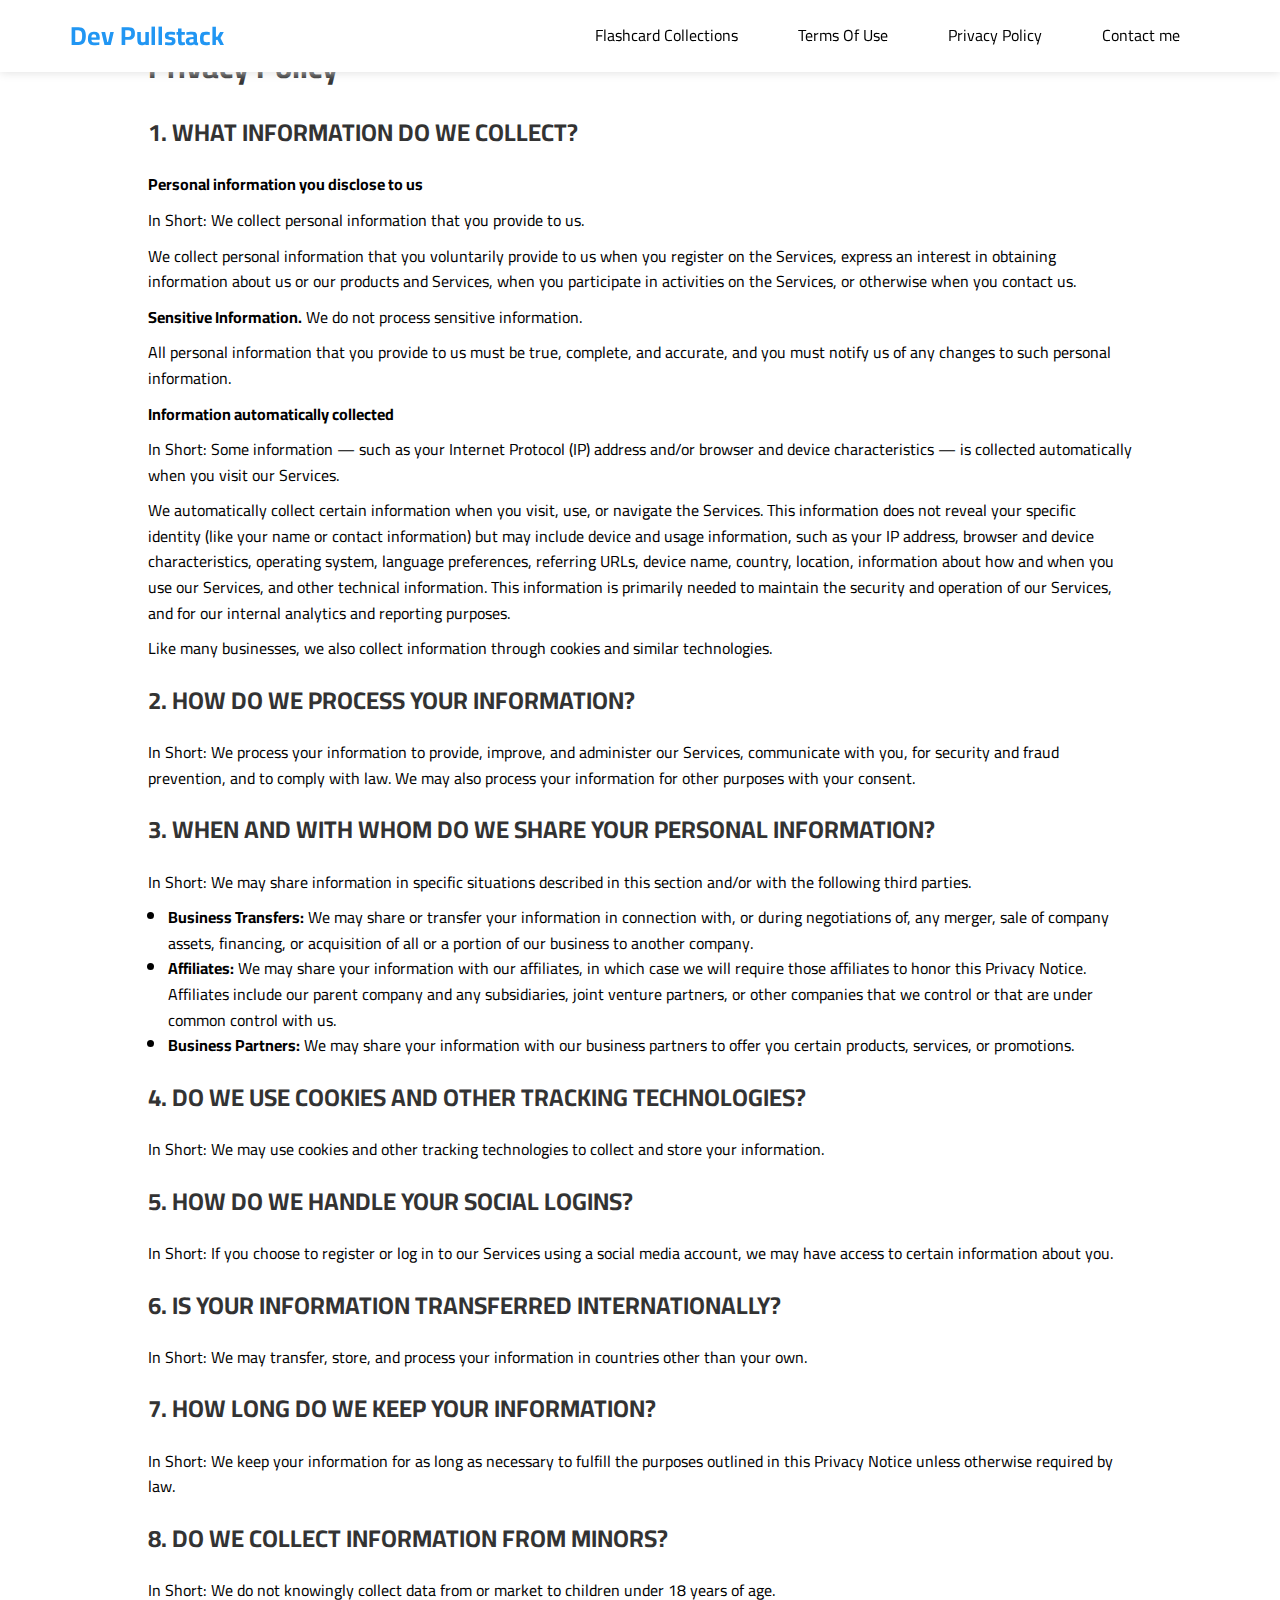
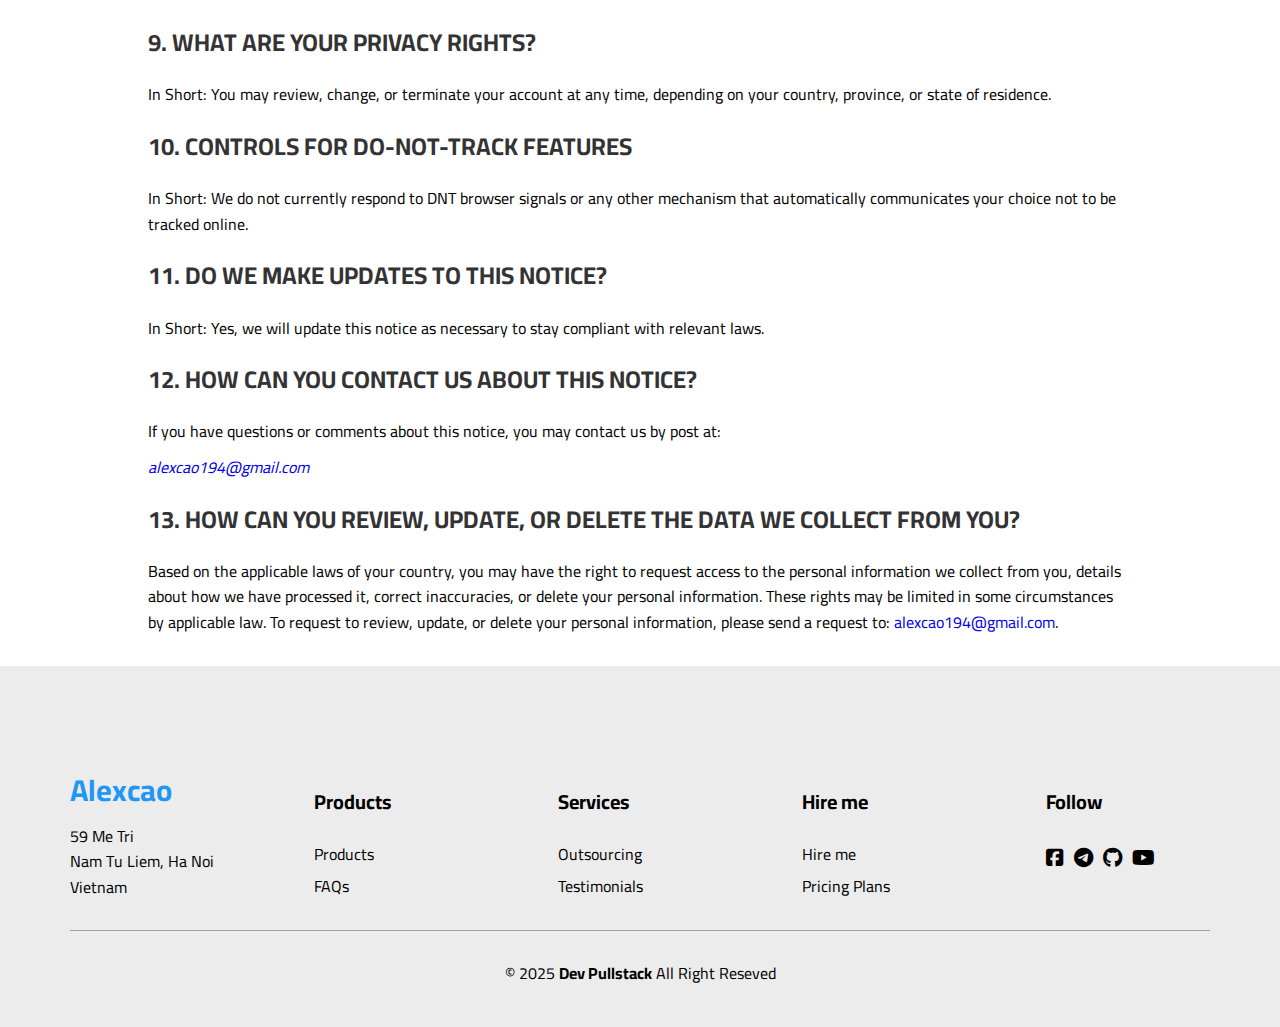
<file: pages/flashcard/privacy-policy.html>
<!DOCTYPE html>
<html lang="en">
<head>
    <meta charset="UTF-8">
    <meta name="viewport" content="width=device-width, initial-scale=1.0">
    <title>Terms Of Use</title>
    <style>
        body {
            font-family: Arial, sans-serif;
            line-height: 1.6;
            margin: 0;
            padding: 0;
        }
        .terms_body {
            width: 80%;
            margin: 0 auto;
            padding: 20px;
        }
        h1, h2 {
            color: #333;
        }
        h2 {
            margin-top: 20px;
        }
        p {
            margin: 10px 0;
        }
        .terms_body ul {
            margin: 10px 0 20px 20px;
        }
        .terms_body ul li {
            list-style-type: disc;
        }
    </style>
    <link rel="icon" href="img/fav.png" type="image/png">
    <link rel="stylesheet" href="../../css/normalize.css" />
    <link rel="stylesheet" href="../../css/style.css">
    <!-- Font Awesome -->
    <link rel="stylesheet" href="../../css/all.min.css">
    <!-- Google Fonts -->
    <link rel="preconnect" href="https://fonts.googleapis.com">
    <link rel="preconnect" href="https://fonts.gstatic.com" crossorigin>
    <link href="https://fonts.googleapis.com/css2?family=Cairo:wght@200..1000&display=swap" rel="stylesheet">  
</head>
<body>
    <!-- Start Header -->
    <div class="header" id="header">
        <div class="container">
            <a href="../../" class="logo">Dev Pullstack</a>
            <ul class="main-nav">
              <li><a href="index.html">Flashcard Collections</a></li>
              <li><a href="tos.html">Terms Of Use</a></li>
              <li><a href="privacy-policy.html">Privacy Policy</a></li>
                <li><a href="#">Contact me</a>
                <div class="mega-menu">
                    <div class="image">
                        <img src="../../img/menu-img.png" alt="megmenu-image">
                    </div>
                    <ul class="links">
                        <li>
                          <a href="https://facebook.com/alexcao194"><i class="fa-brands fa-square-facebook"></i> Facebook</a>
                        </li>
                        <li>
                          <a href="mailto:alexcao194@email.com?subject=I%20Know%20You%20From%20Your%20Landing%20Page"><i class="fa-solid fa-envelope"></i> Email</a>
                        </li>
                        <li>
                          <a href="http://t.me/alexcao194"><i class="fa-brands fa-telegram"></i> Telegram</a>
                        </li>
                      </ul>
                      <ul class="links">
                        <li>
                          <a href="https://github.com/alexcao194"><i class="fa-brands fa-github"></i> Github</a>
                        </li>
                        <li>
                          <a href="https://www.youtube.com/@dev.pullstack"><i class="fa-brands fa-youtube"></i> Youtube</a>
                        </li>
                        <li>
                          <a href="https://www.tiktok.com/@dev.pullstack"><i class="fa-brands fa-tiktok"></i> Tiktok</a>
                        </li>
                      </ul>
                </div>
                <!-- End MegMenu -->
                </li>
            </ul>
        </div>
    </div>
    <!-- End Header -->
    <div class="terms_body">
      <h1>Privacy Policy</h1>

      <h2>1. WHAT INFORMATION DO WE COLLECT?</h2>
      <p><strong>Personal information you disclose to us</strong></p>
      <p>In Short: We collect personal information that you provide to us.</p>
      <p>We collect personal information that you voluntarily provide to us when you register on the Services, express an interest in obtaining information about us or our products and Services, when you participate in activities on the Services, or otherwise when you contact us.</p>
      <p><strong>Sensitive Information.</strong> We do not process sensitive information.</p>
      <p>All personal information that you provide to us must be true, complete, and accurate, and you must notify us of any changes to such personal information.</p>

      <p><strong>Information automatically collected</strong></p>
      <p>In Short: Some information — such as your Internet Protocol (IP) address and/or browser and device characteristics — is collected automatically when you visit our Services.</p>
      <p>We automatically collect certain information when you visit, use, or navigate the Services. This information does not reveal your specific identity (like your name or contact information) but may include device and usage information, such as your IP address, browser and device characteristics, operating system, language preferences, referring URLs, device name, country, location, information about how and when you use our Services, and other technical information. This information is primarily needed to maintain the security and operation of our Services, and for our internal analytics and reporting purposes.</p>
      <p>Like many businesses, we also collect information through cookies and similar technologies.</p>

      <h2>2. HOW DO WE PROCESS YOUR INFORMATION?</h2>
      <p>In Short: We process your information to provide, improve, and administer our Services, communicate with you, for security and fraud prevention, and to comply with law. We may also process your information for other purposes with your consent.</p>

      <h2>3. WHEN AND WITH WHOM DO WE SHARE YOUR PERSONAL INFORMATION?</h2>
      <p>In Short: We may share information in specific situations described in this section and/or with the following third parties.</p>
      <ul>
          <li><strong>Business Transfers:</strong> We may share or transfer your information in connection with, or during negotiations of, any merger, sale of company assets, financing, or acquisition of all or a portion of our business to another company.</li>
          <li><strong>Affiliates:</strong> We may share your information with our affiliates, in which case we will require those affiliates to honor this Privacy Notice. Affiliates include our parent company and any subsidiaries, joint venture partners, or other companies that we control or that are under common control with us.</li>
          <li><strong>Business Partners:</strong> We may share your information with our business partners to offer you certain products, services, or promotions.</li>
      </ul>

      <h2>4. DO WE USE COOKIES AND OTHER TRACKING TECHNOLOGIES?</h2>
      <p>In Short: We may use cookies and other tracking technologies to collect and store your information.</p>

      <h2>5. HOW DO WE HANDLE YOUR SOCIAL LOGINS?</h2>
      <p>In Short: If you choose to register or log in to our Services using a social media account, we may have access to certain information about you.</p>

      <h2>6. IS YOUR INFORMATION TRANSFERRED INTERNATIONALLY?</h2>
      <p>In Short: We may transfer, store, and process your information in countries other than your own.</p>

      <h2>7. HOW LONG DO WE KEEP YOUR INFORMATION?</h2>
      <p>In Short: We keep your information for as long as necessary to fulfill the purposes outlined in this Privacy Notice unless otherwise required by law.</p>

      <h2>8. DO WE COLLECT INFORMATION FROM MINORS?</h2>
      <p>In Short: We do not knowingly collect data from or market to children under 18 years of age.</p>

      <h2>9. WHAT ARE YOUR PRIVACY RIGHTS?</h2>
      <p>In Short: You may review, change, or terminate your account at any time, depending on your country, province, or state of residence.</p>

      <h2>10. CONTROLS FOR DO-NOT-TRACK FEATURES</h2>
      <p>In Short: We do not currently respond to DNT browser signals or any other mechanism that automatically communicates your choice not to be tracked online.</p>

      <h2>11. DO WE MAKE UPDATES TO THIS NOTICE?</h2>
      <p>In Short: Yes, we will update this notice as necessary to stay compliant with relevant laws.</p>

      <h2>12. HOW CAN YOU CONTACT US ABOUT THIS NOTICE?</h2>
      <p>If you have questions or comments about this notice, you may contact us by post at:</p>
      <address>
          <a href="mailto:alexcao194@gmail.com">alexcao194@gmail.com</a>
      </address>

      <h2>13. HOW CAN YOU REVIEW, UPDATE, OR DELETE THE DATA WE COLLECT FROM YOU?</h2>
      <p>Based on the applicable laws of your country, you may have the right to request access to the personal information we collect from you, details about how we have processed it, correct inaccuracies, or delete your personal information. These rights may be limited in some circumstances by applicable law. To request to review, update, or delete your personal information, please send a request to: <a href="mailto:alexcao194@gmail.com">alexcao194@gmail.com</a>.</p>
  </div>

              <!-- Start Footer -->
               <div class="footer">
                <div class="container">
                  <div class="list-item">
                    <div class="info">
                      <a href="#" class="logo">Alexcao</a>
                      <p>
                        59 Me Tri<br>
                        Nam Tu Liem, Ha Noi<br>
                        Vietnam<br>
                      </p>
                    </div>
                    <div class="list">
                      <h3>Products</h3>
                      <ul>
                        <li><a href="../../#product">Products</a></li>
                        <li><a href="../../#faqs"></i>FAQs</a></li>
                      </ul>
                    </div>
                    <div class="list">
                      <h3>Services</h3>
                      <ul>
                        <li><a href="../../#outsourcing">Outsourcing</a></li>
                        <li><a href="../../#testimonials">Testimonials</a></li>
                      </ul>
                    </div>
                    <div class="list">
                      <h3>Hire me</h3>
                      <ul>
                        <li><a href="../../#hire">Hire me</a>
                        </li>
                        <li><a href="../../#pricing">Pricing Plans</a></li>
                      </ul>
                    </div>
                    <div class="list">
                      <h3>Follow</h3>
                      <ul class="media">
                        <li>
                          <a href="https://facebook.com/alexcao194"><i class="fa-brands fa-square-facebook"></i></a>
                        </li>
                        <li>
                          <a href="http://t.me/alexcao194"><i class="fa-brands fa-telegram"></i></a>
                        </li>
                        <li>
                          <a href="https://github.com/alexcao194"><i class="fa-brands fa-github"></i></a>
                        </li>
                        <li>
                          <a href="https://www.youtube.com/@dev.pullstack"><i class="fa-brands fa-youtube"></i></i></a>
                        </li>
                      </ul>
                    </div>
                  </div>
                  <div class="copyright">
                      <p> &copy; 2025 <b>Dev Pullstack</b> All Right Reseved</p>
                  </div>
                </div>
               </div>
              <!-- End Footer -->
</body>
</html>
</file>
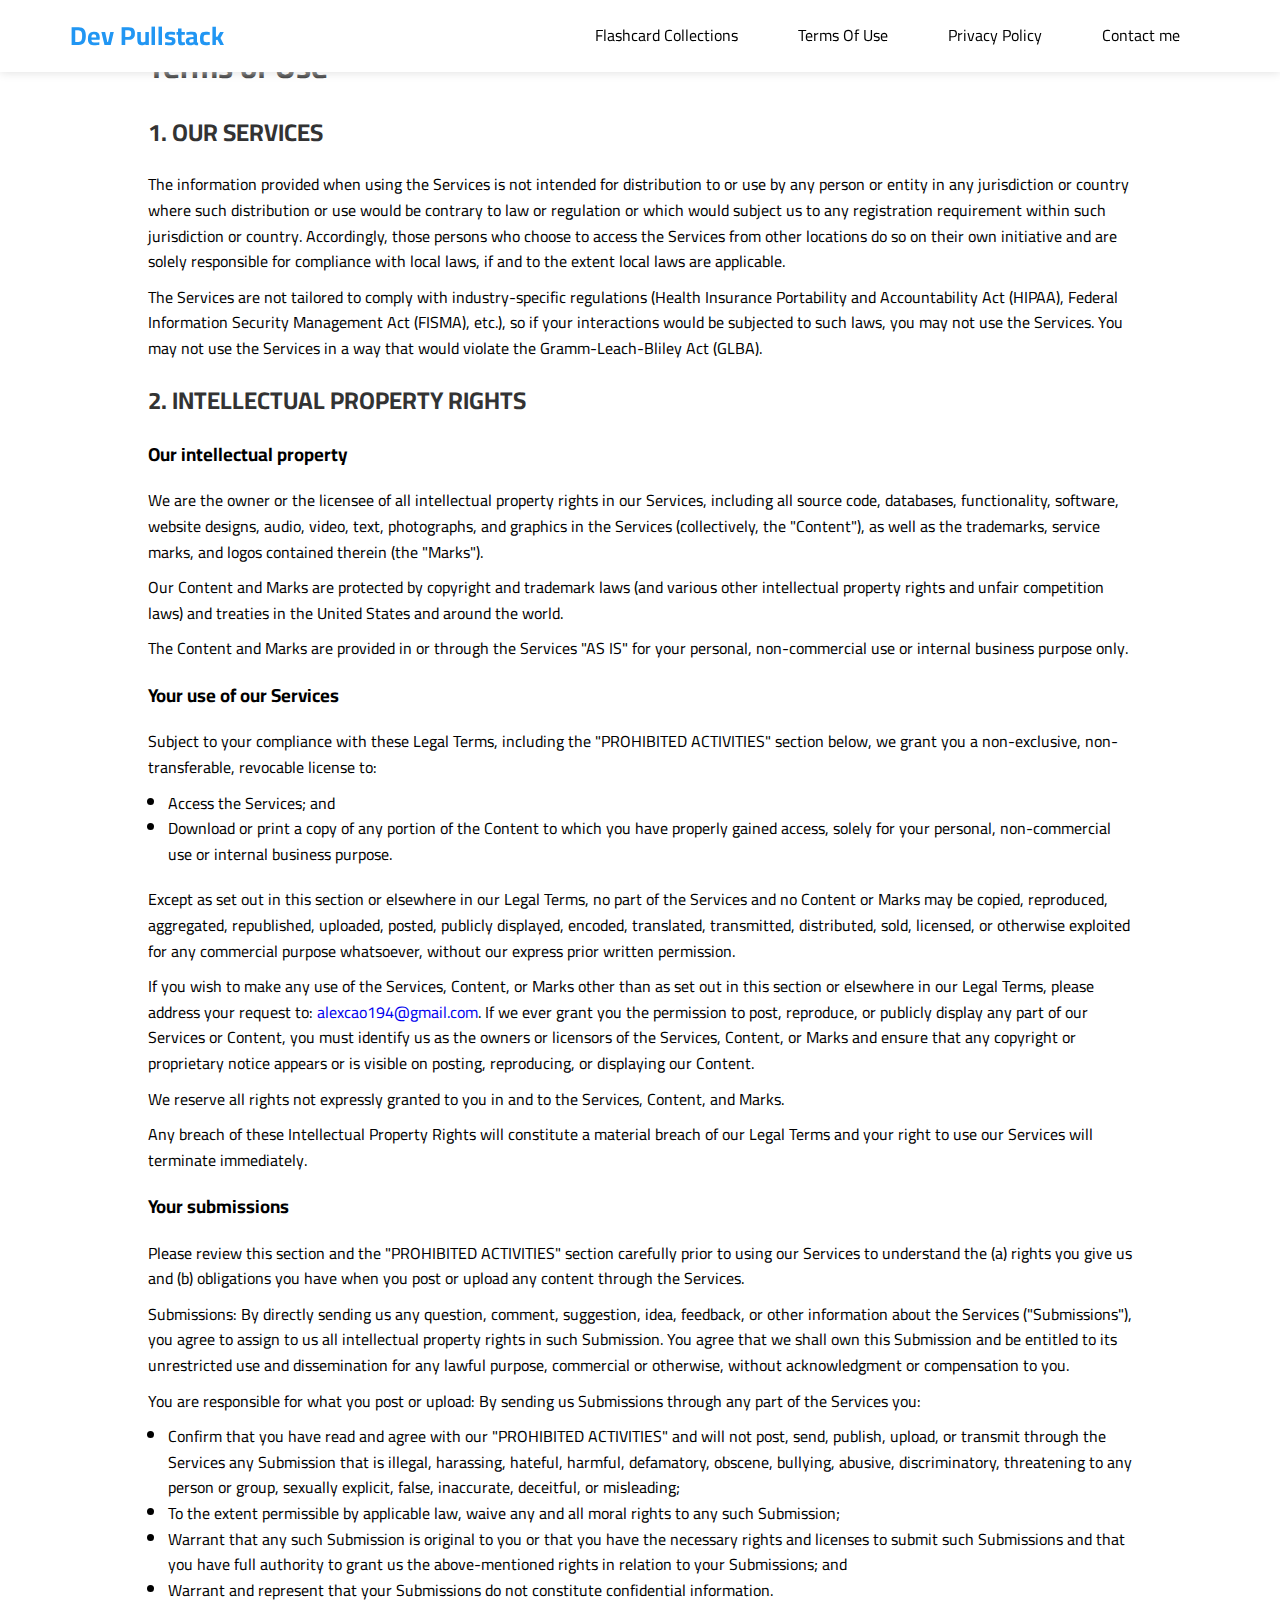
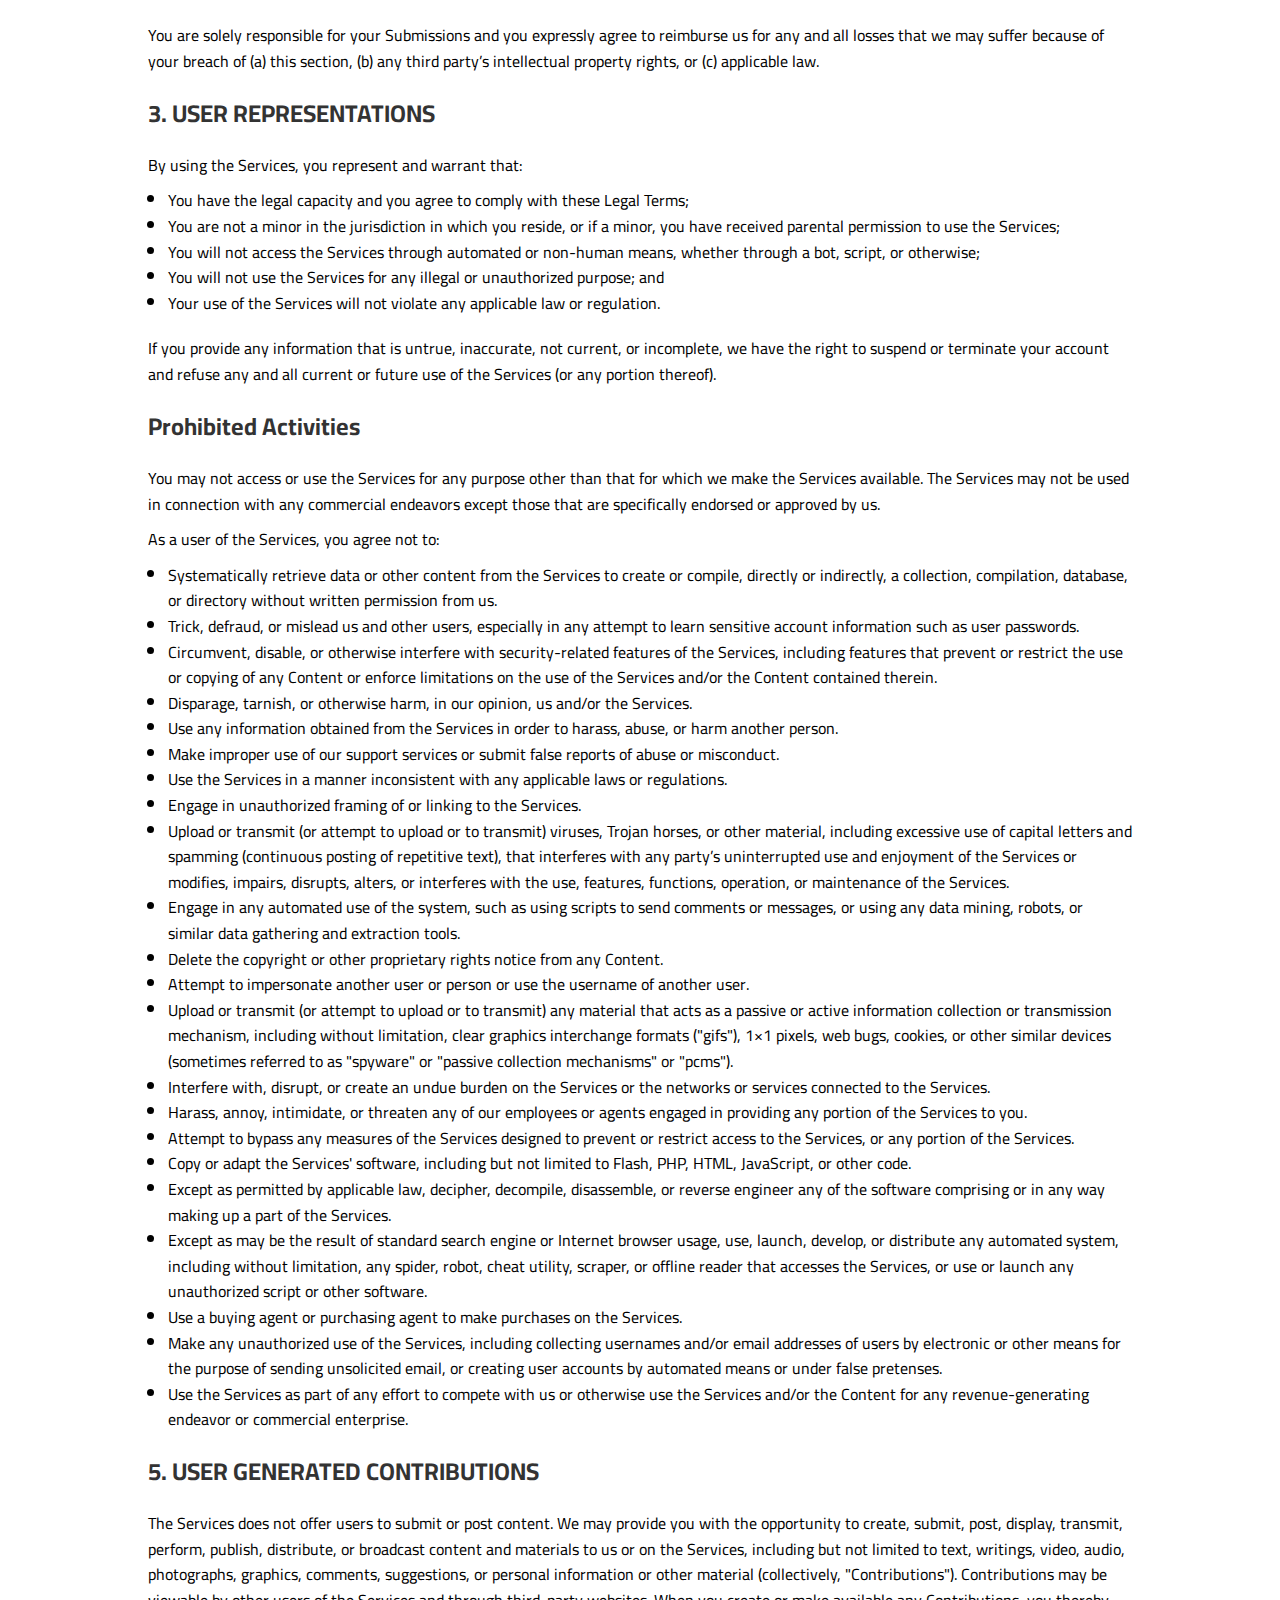
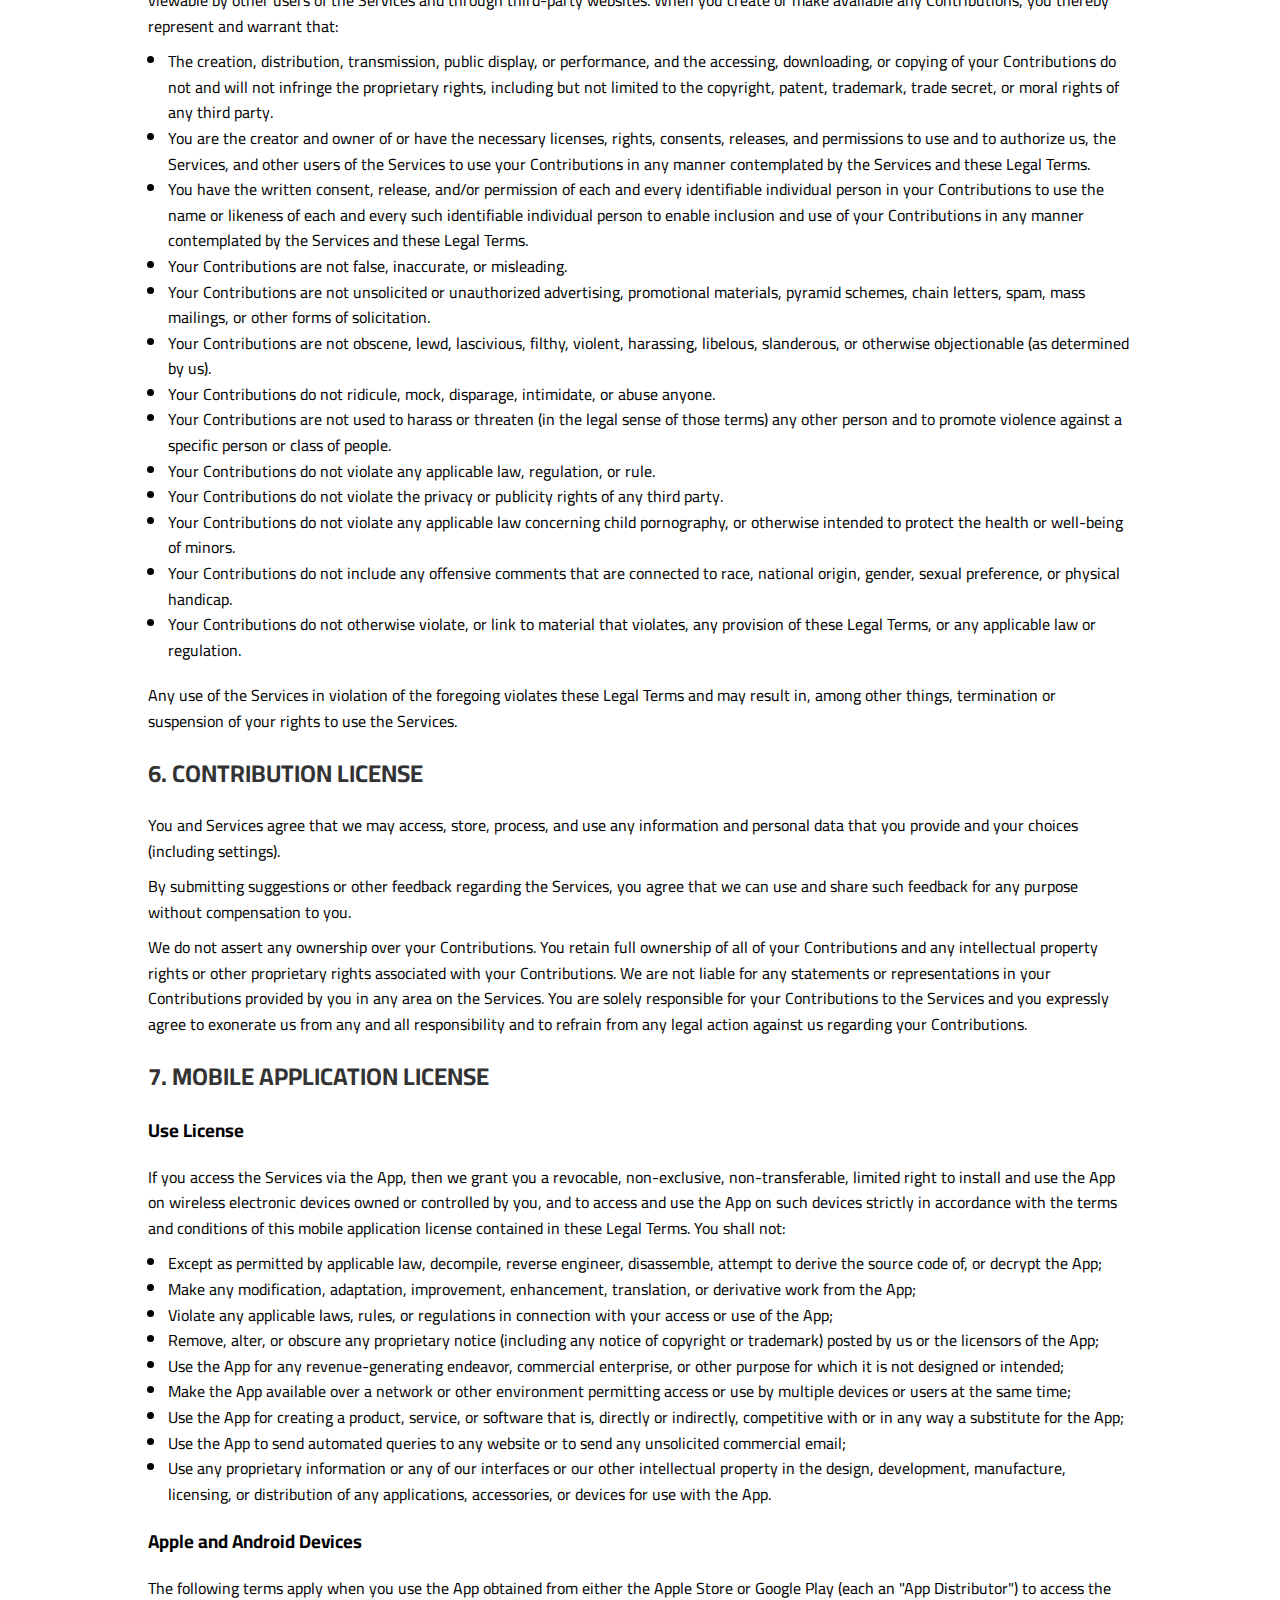
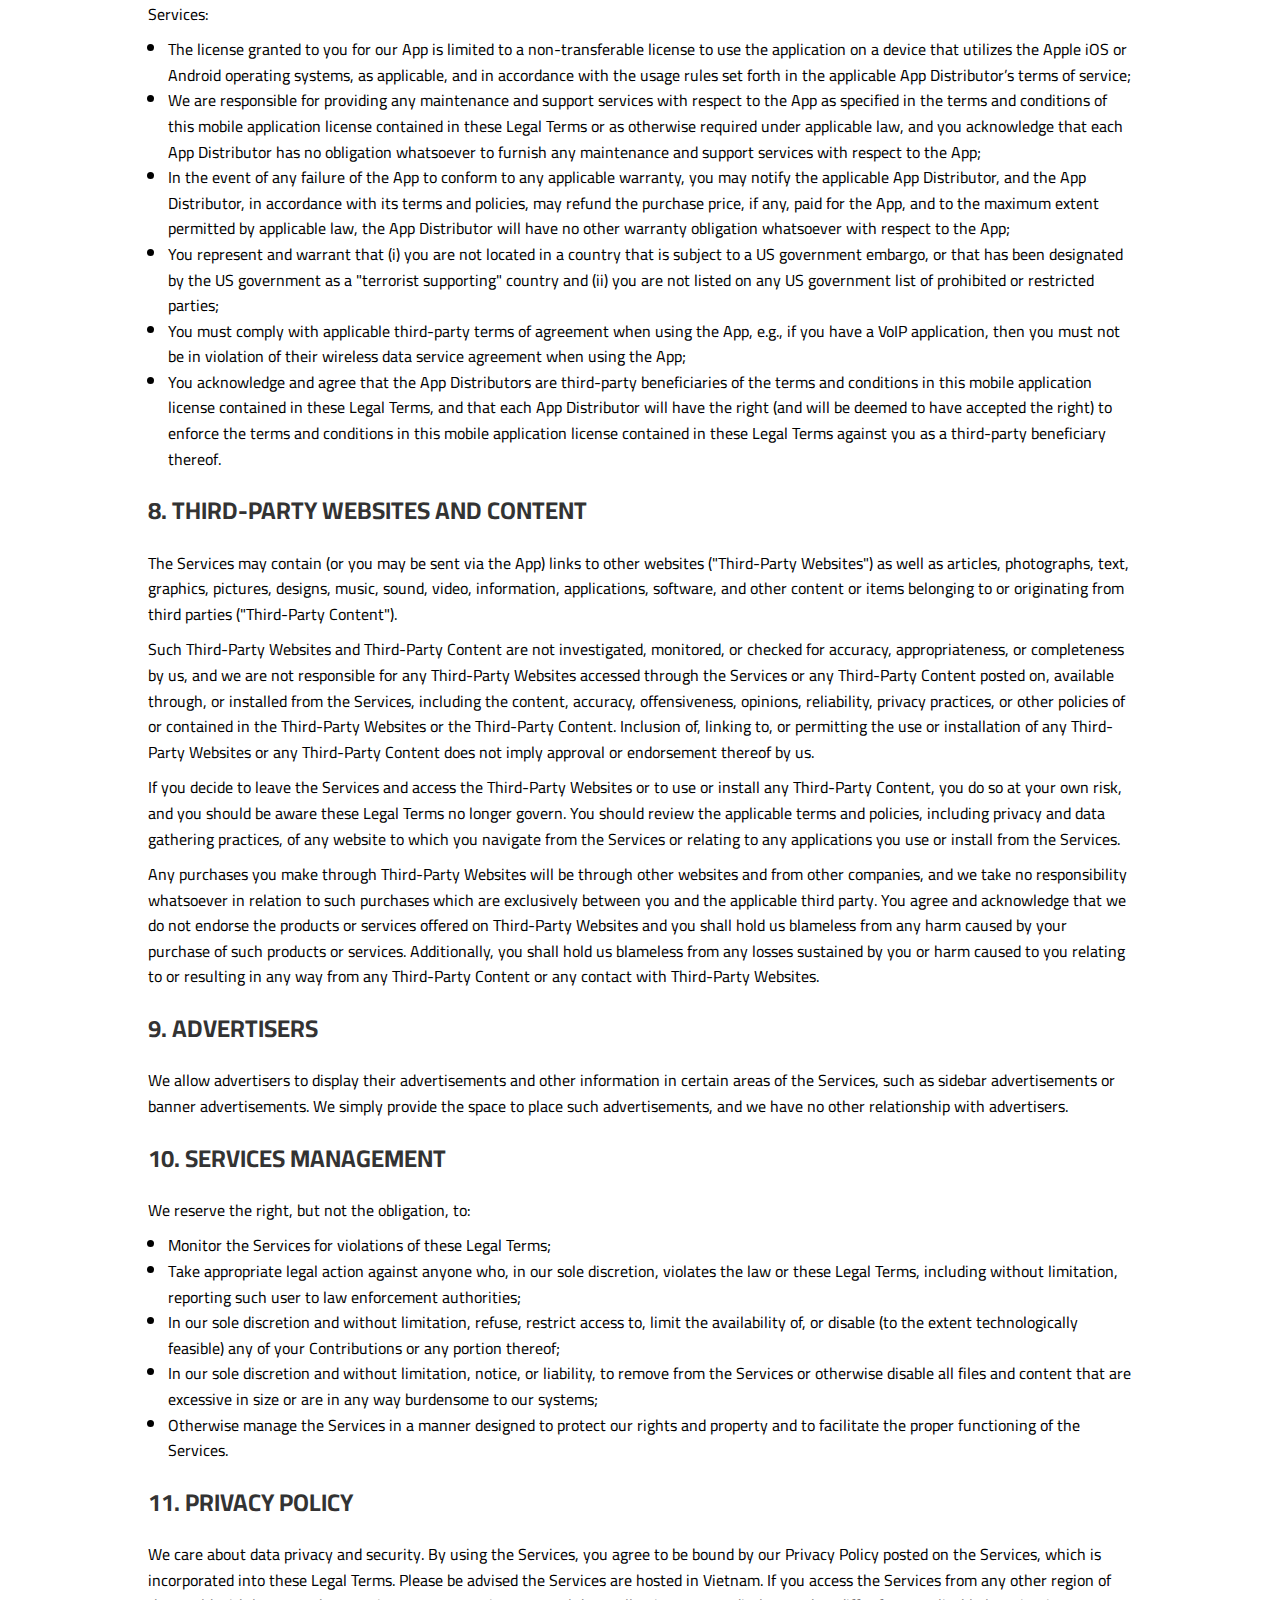
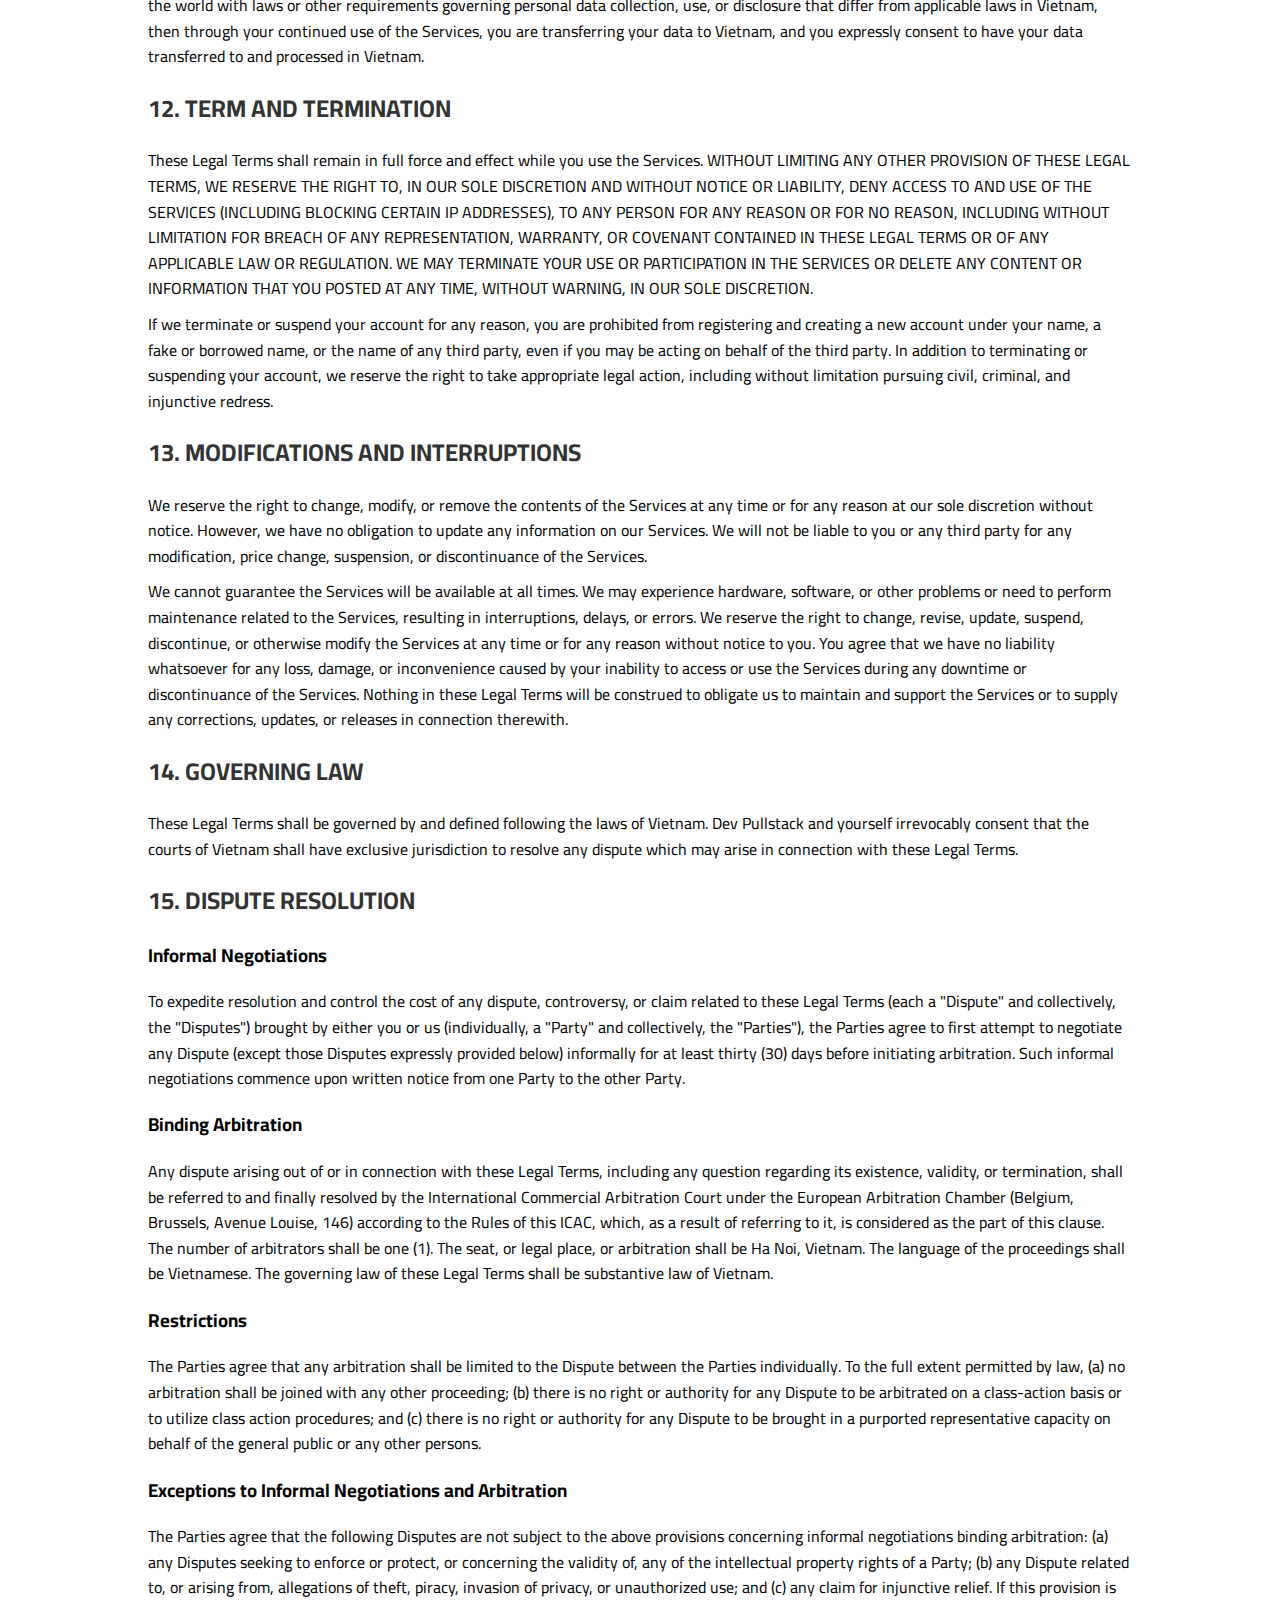
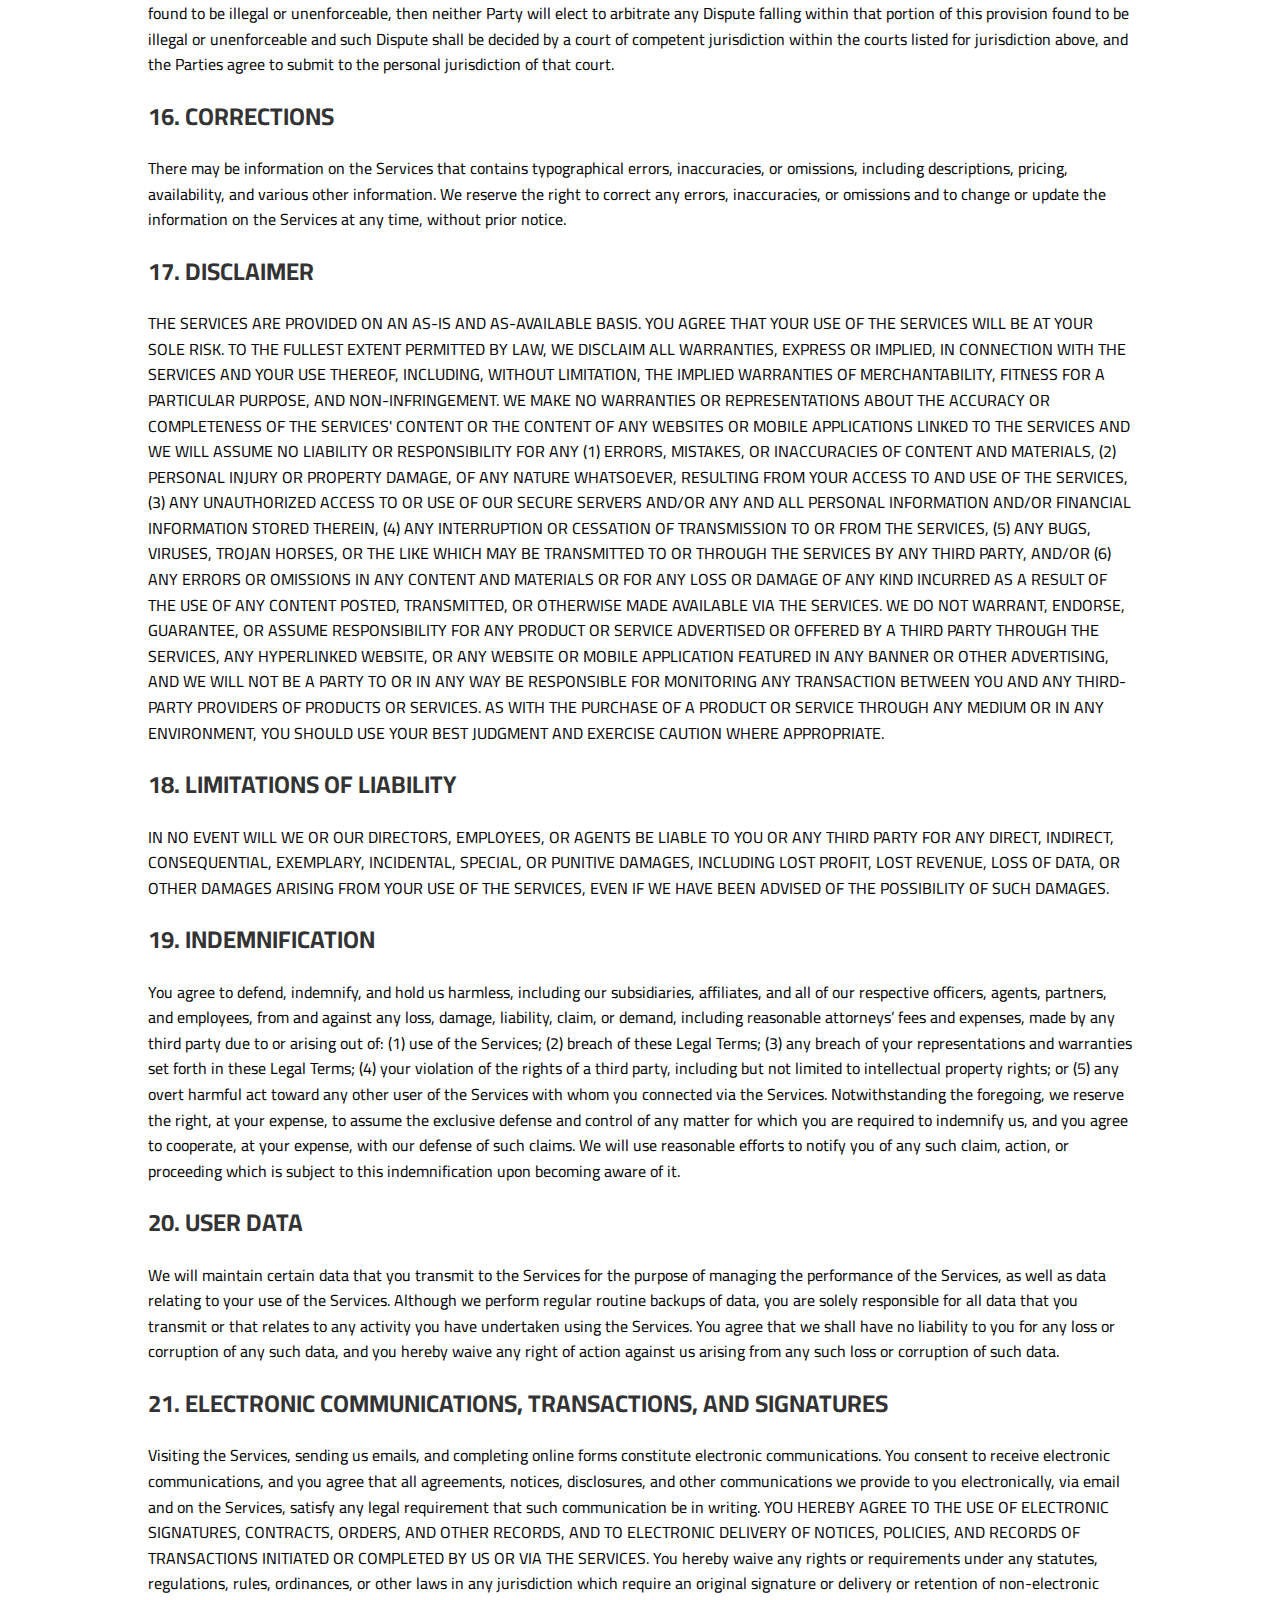
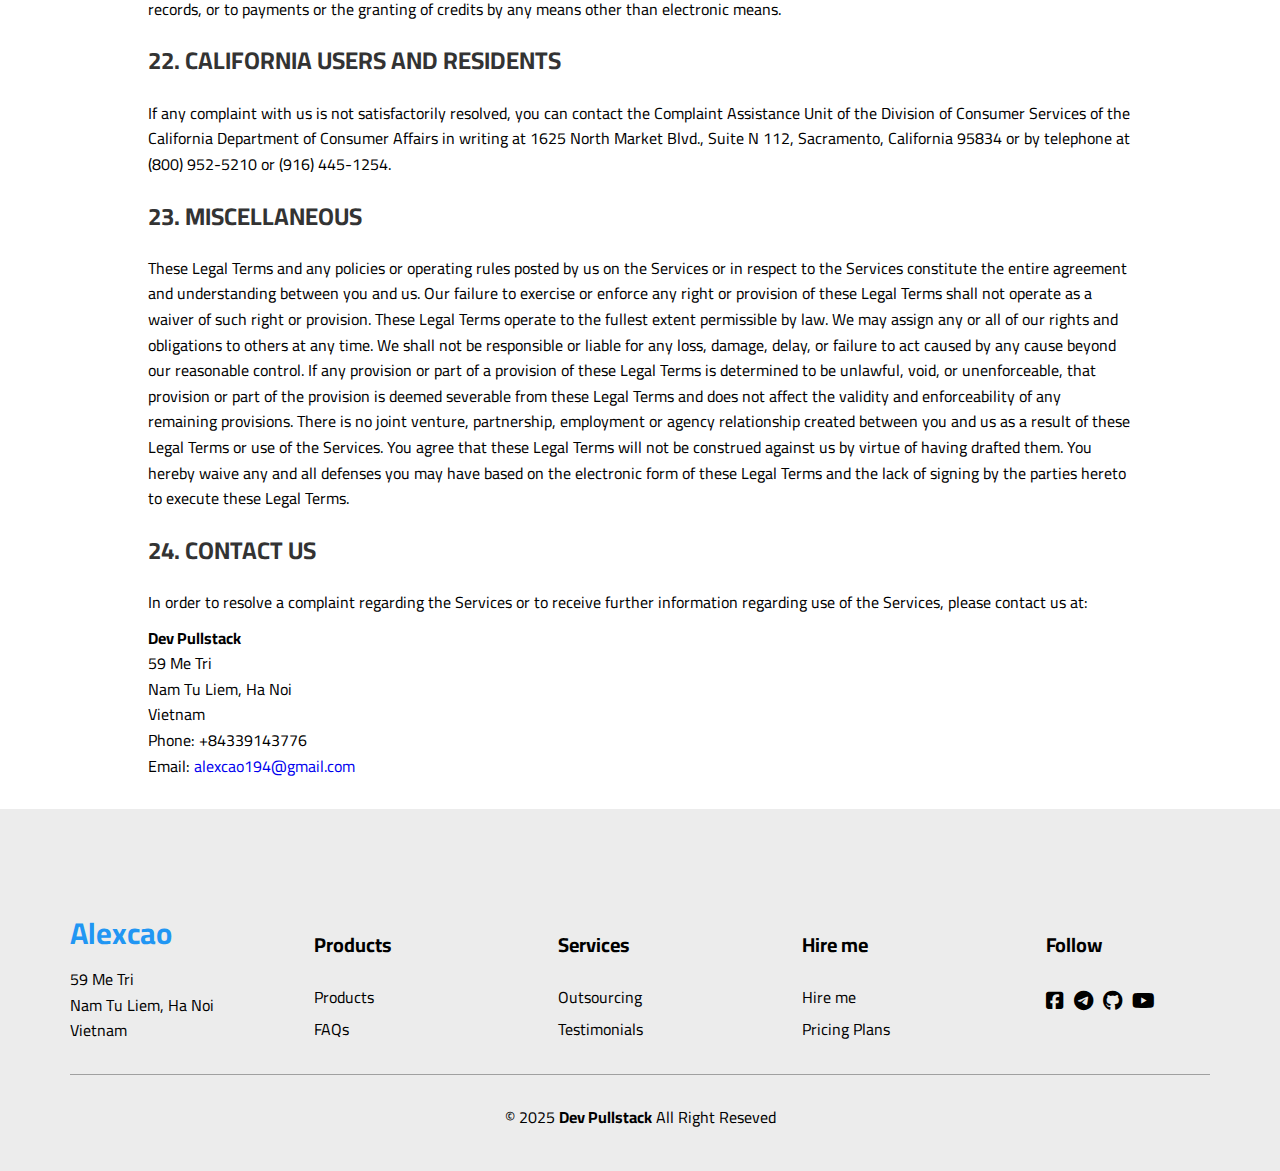
<file: pages/flashcard/tos.html>
<!DOCTYPE html>
<html lang="en">
<head>
    <meta charset="UTF-8">
    <meta name="viewport" content="width=device-width, initial-scale=1.0">
    <title>Terms Of Use</title>
    <style>
        body {
            font-family: Arial, sans-serif;
            line-height: 1.6;
            margin: 0;
            padding: 0;
        }
        .terms_body {
            width: 80%;
            margin: 0 auto;
            padding: 20px;
        }
        h1, h2 {
            color: #333;
        }
        h2 {
            margin-top: 20px;
        }
        p {
            margin: 10px 0;
        }
        .terms_body ul {
            margin: 10px 0 20px 20px;
        }
        .terms_body ul li {
            list-style-type: disc;
        }
    </style>
    <link rel="icon" href="img/fav.png" type="image/png">
    <link rel="stylesheet" href="../../css/normalize.css" />
    <link rel="stylesheet" href="../../css/style.css">
    <!-- Font Awesome -->
    <link rel="stylesheet" href="../../css/all.min.css">
    <!-- Google Fonts -->
    <link rel="preconnect" href="https://fonts.googleapis.com">
    <link rel="preconnect" href="https://fonts.gstatic.com" crossorigin>
    <link href="https://fonts.googleapis.com/css2?family=Cairo:wght@200..1000&display=swap" rel="stylesheet">  
</head>
<body>
    <!-- Start Header -->
    <div class="header" id="header">
        <div class="container">
            <a href="../../" class="logo">Dev Pullstack</a>
            <ul class="main-nav">
                <li><a href="index.html">Flashcard Collections</a></li>
                <li><a href="tos.html">Terms Of Use</a></li>
                <li><a href="privacy-policy.html">Privacy Policy</a></li>
                <li><a href="#">Contact me</a>
                <div class="mega-menu">
                    <div class="image">
                        <img src="../../img/menu-img.png" alt="megmenu-image">
                    </div>
                    <ul class="links">
                        <li>
                          <a href="https://facebook.com/alexcao194"><i class="fa-brands fa-square-facebook"></i> Facebook</a>
                        </li>
                        <li>
                          <a href="mailto:alexcao194@email.com?subject=I%20Know%20You%20From%20Your%20Landing%20Page"><i class="fa-solid fa-envelope"></i> Email</a>
                        </li>
                        <li>
                          <a href="http://t.me/alexcao194"><i class="fa-brands fa-telegram"></i> Telegram</a>
                        </li>
                      </ul>
                      <ul class="links">
                        <li>
                          <a href="https://github.com/alexcao194"><i class="fa-brands fa-github"></i> Github</a>
                        </li>
                        <li>
                          <a href="https://www.youtube.com/@dev.pullstack"><i class="fa-brands fa-youtube"></i> Youtube</a>
                        </li>
                        <li>
                          <a href="https://www.tiktok.com/@dev.pullstack"><i class="fa-brands fa-tiktok"></i> Tiktok</a>
                        </li>
                      </ul>
                </div>
                <!-- End MegMenu -->
                </li>
            </ul>
        </div>
    </div>
    <!-- End Header -->
    <div class="terms_body">
        <h1>Terms of Use</h1>

        <h2>1. OUR SERVICES</h2>
        <p>The information provided when using the Services is not intended for distribution to or use by any person or entity in any jurisdiction or country where such distribution or use would be contrary to law or regulation or which would subject us to any registration requirement within such jurisdiction or country. Accordingly, those persons who choose to access the Services from other locations do so on their own initiative and are solely responsible for compliance with local laws, if and to the extent local laws are applicable.</p>
        <p>The Services are not tailored to comply with industry-specific regulations (Health Insurance Portability and Accountability Act (HIPAA), Federal Information Security Management Act (FISMA), etc.), so if your interactions would be subjected to such laws, you may not use the Services. You may not use the Services in a way that would violate the Gramm-Leach-Bliley Act (GLBA).</p>

        <h2>2. INTELLECTUAL PROPERTY RIGHTS</h2>
        <h3>Our intellectual property</h3>
        <p>We are the owner or the licensee of all intellectual property rights in our Services, including all source code, databases, functionality, software, website designs, audio, video, text, photographs, and graphics in the Services (collectively, the "Content"), as well as the trademarks, service marks, and logos contained therein (the "Marks").</p>
        <p>Our Content and Marks are protected by copyright and trademark laws (and various other intellectual property rights and unfair competition laws) and treaties in the United States and around the world.</p>
        <p>The Content and Marks are provided in or through the Services "AS IS" for your personal, non-commercial use or internal business purpose only.</p>

        <h3>Your use of our Services</h3>
        <p>Subject to your compliance with these Legal Terms, including the "PROHIBITED ACTIVITIES" section below, we grant you a non-exclusive, non-transferable, revocable license to:</p>
        <ul>
            <li>Access the Services; and</li>
            <li>Download or print a copy of any portion of the Content to which you have properly gained access, solely for your personal, non-commercial use or internal business purpose.</li>
        </ul>
        <p>Except as set out in this section or elsewhere in our Legal Terms, no part of the Services and no Content or Marks may be copied, reproduced, aggregated, republished, uploaded, posted, publicly displayed, encoded, translated, transmitted, distributed, sold, licensed, or otherwise exploited for any commercial purpose whatsoever, without our express prior written permission.</p>
        <p>If you wish to make any use of the Services, Content, or Marks other than as set out in this section or elsewhere in our Legal Terms, please address your request to: <a href="mailto:alexcao194@gmail.com">alexcao194@gmail.com</a>. If we ever grant you the permission to post, reproduce, or publicly display any part of our Services or Content, you must identify us as the owners or licensors of the Services, Content, or Marks and ensure that any copyright or proprietary notice appears or is visible on posting, reproducing, or displaying our Content.</p>
        <p>We reserve all rights not expressly granted to you in and to the Services, Content, and Marks.</p>
        <p>Any breach of these Intellectual Property Rights will constitute a material breach of our Legal Terms and your right to use our Services will terminate immediately.</p>

        <h3>Your submissions</h3>
        <p>Please review this section and the "PROHIBITED ACTIVITIES" section carefully prior to using our Services to understand the (a) rights you give us and (b) obligations you have when you post or upload any content through the Services.</p>
        <p>Submissions: By directly sending us any question, comment, suggestion, idea, feedback, or other information about the Services ("Submissions"), you agree to assign to us all intellectual property rights in such Submission. You agree that we shall own this Submission and be entitled to its unrestricted use and dissemination for any lawful purpose, commercial or otherwise, without acknowledgment or compensation to you.</p>
        <p>You are responsible for what you post or upload: By sending us Submissions through any part of the Services you:</p>
        <ul>
            <li>Confirm that you have read and agree with our "PROHIBITED ACTIVITIES" and will not post, send, publish, upload, or transmit through the Services any Submission that is illegal, harassing, hateful, harmful, defamatory, obscene, bullying, abusive, discriminatory, threatening to any person or group, sexually explicit, false, inaccurate, deceitful, or misleading;</li>
            <li>To the extent permissible by applicable law, waive any and all moral rights to any such Submission;</li>
            <li>Warrant that any such Submission is original to you or that you have the necessary rights and licenses to submit such Submissions and that you have full authority to grant us the above-mentioned rights in relation to your Submissions; and</li>
            <li>Warrant and represent that your Submissions do not constitute confidential information.</li>
        </ul>
        <p>You are solely responsible for your Submissions and you expressly agree to reimburse us for any and all losses that we may suffer because of your breach of (a) this section, (b) any third party’s intellectual property rights, or (c) applicable law.</p>
        <h2>3. USER REPRESENTATIONS</h2>
        <p>By using the Services, you represent and warrant that:</p>
        <ul>
            <li>You have the legal capacity and you agree to comply with these Legal Terms;</li>
            <li>You are not a minor in the jurisdiction in which you reside, or if a minor, you have received parental permission to use the Services;</li>
            <li>You will not access the Services through automated or non-human means, whether through a bot, script, or otherwise;</li>
            <li>You will not use the Services for any illegal or unauthorized purpose; and</li>
            <li>Your use of the Services will not violate any applicable law or regulation.</li>
        </ul>
        <p>If you provide any information that is untrue, inaccurate, not current, or incomplete, we have the right to suspend or terminate your account and refuse any and all current or future use of the Services (or any portion thereof).</p>
        <h2>Prohibited Activities</h2>
        <p>You may not access or use the Services for any purpose other than that for which we make the Services available. The Services may not be used in connection with any commercial endeavors except those that are specifically endorsed or approved by us.</p>
        <p>As a user of the Services, you agree not to:</p>
        <ul>
            <li>Systematically retrieve data or other content from the Services to create or compile, directly or indirectly, a collection, compilation, database, or directory without written permission from us.</li>
            <li>Trick, defraud, or mislead us and other users, especially in any attempt to learn sensitive account information such as user passwords.</li>
            <li>Circumvent, disable, or otherwise interfere with security-related features of the Services, including features that prevent or restrict the use or copying of any Content or enforce limitations on the use of the Services and/or the Content contained therein.</li>
            <li>Disparage, tarnish, or otherwise harm, in our opinion, us and/or the Services.</li>
            <li>Use any information obtained from the Services in order to harass, abuse, or harm another person.</li>
            <li>Make improper use of our support services or submit false reports of abuse or misconduct.</li>
            <li>Use the Services in a manner inconsistent with any applicable laws or regulations.</li>
            <li>Engage in unauthorized framing of or linking to the Services.</li>
            <li>Upload or transmit (or attempt to upload or to transmit) viruses, Trojan horses, or other material, including excessive use of capital letters and spamming (continuous posting of repetitive text), that interferes with any party’s uninterrupted use and enjoyment of the Services or modifies, impairs, disrupts, alters, or interferes with the use, features, functions, operation, or maintenance of the Services.</li>
            <li>Engage in any automated use of the system, such as using scripts to send comments or messages, or using any data mining, robots, or similar data gathering and extraction tools.</li>
            <li>Delete the copyright or other proprietary rights notice from any Content.</li>
            <li>Attempt to impersonate another user or person or use the username of another user.</li>
            <li>Upload or transmit (or attempt to upload or to transmit) any material that acts as a passive or active information collection or transmission mechanism, including without limitation, clear graphics interchange formats ("gifs"), 1×1 pixels, web bugs, cookies, or other similar devices (sometimes referred to as "spyware" or "passive collection mechanisms" or "pcms").</li>
            <li>Interfere with, disrupt, or create an undue burden on the Services or the networks or services connected to the Services.</li>
            <li>Harass, annoy, intimidate, or threaten any of our employees or agents engaged in providing any portion of the Services to you.</li>
            <li>Attempt to bypass any measures of the Services designed to prevent or restrict access to the Services, or any portion of the Services.</li>
            <li>Copy or adapt the Services' software, including but not limited to Flash, PHP, HTML, JavaScript, or other code.</li>
            <li>Except as permitted by applicable law, decipher, decompile, disassemble, or reverse engineer any of the software comprising or in any way making up a part of the Services.</li>
            <li>Except as may be the result of standard search engine or Internet browser usage, use, launch, develop, or distribute any automated system, including without limitation, any spider, robot, cheat utility, scraper, or offline reader that accesses the Services, or use or launch any unauthorized script or other software.</li>
            <li>Use a buying agent or purchasing agent to make purchases on the Services.</li>
            <li>Make any unauthorized use of the Services, including collecting usernames and/or email addresses of users by electronic or other means for the purpose of sending unsolicited email, or creating user accounts by automated means or under false pretenses.</li>
            <li>Use the Services as part of any effort to compete with us or otherwise use the Services and/or the Content for any revenue-generating endeavor or commercial enterprise.</li>
        </ul>
        <h2>5. USER GENERATED CONTRIBUTIONS</h2>
        <p>The Services does not offer users to submit or post content. We may provide you with the opportunity to create, submit, post, display, transmit, perform, publish, distribute, or broadcast content and materials to us or on the Services, including but not limited to text, writings, video, audio, photographs, graphics, comments, suggestions, or personal information or other material (collectively, "Contributions"). Contributions may be viewable by other users of the Services and through third-party websites. When you create or make available any Contributions, you thereby represent and warrant that:</p>
        <ul>
            <li>The creation, distribution, transmission, public display, or performance, and the accessing, downloading, or copying of your Contributions do not and will not infringe the proprietary rights, including but not limited to the copyright, patent, trademark, trade secret, or moral rights of any third party.</li>
            <li>You are the creator and owner of or have the necessary licenses, rights, consents, releases, and permissions to use and to authorize us, the Services, and other users of the Services to use your Contributions in any manner contemplated by the Services and these Legal Terms.</li>
            <li>You have the written consent, release, and/or permission of each and every identifiable individual person in your Contributions to use the name or likeness of each and every such identifiable individual person to enable inclusion and use of your Contributions in any manner contemplated by the Services and these Legal Terms.</li>
            <li>Your Contributions are not false, inaccurate, or misleading.</li>
            <li>Your Contributions are not unsolicited or unauthorized advertising, promotional materials, pyramid schemes, chain letters, spam, mass mailings, or other forms of solicitation.</li>
            <li>Your Contributions are not obscene, lewd, lascivious, filthy, violent, harassing, libelous, slanderous, or otherwise objectionable (as determined by us).</li>
            <li>Your Contributions do not ridicule, mock, disparage, intimidate, or abuse anyone.</li>
            <li>Your Contributions are not used to harass or threaten (in the legal sense of those terms) any other person and to promote violence against a specific person or class of people.</li>
            <li>Your Contributions do not violate any applicable law, regulation, or rule.</li>
            <li>Your Contributions do not violate the privacy or publicity rights of any third party.</li>
            <li>Your Contributions do not violate any applicable law concerning child pornography, or otherwise intended to protect the health or well-being of minors.</li>
            <li>Your Contributions do not include any offensive comments that are connected to race, national origin, gender, sexual preference, or physical handicap.</li>
            <li>Your Contributions do not otherwise violate, or link to material that violates, any provision of these Legal Terms, or any applicable law or regulation.</li>
        </ul>
        <p>Any use of the Services in violation of the foregoing violates these Legal Terms and may result in, among other things, termination or suspension of your rights to use the Services.</p>
        <h2>6. CONTRIBUTION LICENSE</h2>
        <p>You and Services agree that we may access, store, process, and use any information and personal data that you provide and your choices (including settings).</p>
        <p>By submitting suggestions or other feedback regarding the Services, you agree that we can use and share such feedback for any purpose without compensation to you.</p>
        <p>We do not assert any ownership over your Contributions. You retain full ownership of all of your Contributions and any intellectual property rights or other proprietary rights associated with your Contributions. We are not liable for any statements or representations in your Contributions provided by you in any area on the Services. You are solely responsible for your Contributions to the Services and you expressly agree to exonerate us from any and all responsibility and to refrain from any legal action against us regarding your Contributions.</p>
        
        <h2>7. MOBILE APPLICATION LICENSE</h2>
        <h3>Use License</h3>
        <p>If you access the Services via the App, then we grant you a revocable, non-exclusive, non-transferable, limited right to install and use the App on wireless electronic devices owned or controlled by you, and to access and use the App on such devices strictly in accordance with the terms and conditions of this mobile application license contained in these Legal Terms. You shall not:</p>
        <ul>
            <li>Except as permitted by applicable law, decompile, reverse engineer, disassemble, attempt to derive the source code of, or decrypt the App;</li>
            <li>Make any modification, adaptation, improvement, enhancement, translation, or derivative work from the App;</li>
            <li>Violate any applicable laws, rules, or regulations in connection with your access or use of the App;</li>
            <li>Remove, alter, or obscure any proprietary notice (including any notice of copyright or trademark) posted by us or the licensors of the App;</li>
            <li>Use the App for any revenue-generating endeavor, commercial enterprise, or other purpose for which it is not designed or intended;</li>
            <li>Make the App available over a network or other environment permitting access or use by multiple devices or users at the same time;</li>
            <li>Use the App for creating a product, service, or software that is, directly or indirectly, competitive with or in any way a substitute for the App;</li>
            <li>Use the App to send automated queries to any website or to send any unsolicited commercial email;</li>
            <li>Use any proprietary information or any of our interfaces or our other intellectual property in the design, development, manufacture, licensing, or distribution of any applications, accessories, or devices for use with the App.</li>
        </ul>
        
        <h3>Apple and Android Devices</h3>
        <p>The following terms apply when you use the App obtained from either the Apple Store or Google Play (each an "App Distributor") to access the Services:</p>
        <ul>
            <li>The license granted to you for our App is limited to a non-transferable license to use the application on a device that utilizes the Apple iOS or Android operating systems, as applicable, and in accordance with the usage rules set forth in the applicable App Distributor’s terms of service;</li>
            <li>We are responsible for providing any maintenance and support services with respect to the App as specified in the terms and conditions of this mobile application license contained in these Legal Terms or as otherwise required under applicable law, and you acknowledge that each App Distributor has no obligation whatsoever to furnish any maintenance and support services with respect to the App;</li>
            <li>In the event of any failure of the App to conform to any applicable warranty, you may notify the applicable App Distributor, and the App Distributor, in accordance with its terms and policies, may refund the purchase price, if any, paid for the App, and to the maximum extent permitted by applicable law, the App Distributor will have no other warranty obligation whatsoever with respect to the App;</li>
            <li>You represent and warrant that (i) you are not located in a country that is subject to a US government embargo, or that has been designated by the US government as a "terrorist supporting" country and (ii) you are not listed on any US government list of prohibited or restricted parties;</li>
            <li>You must comply with applicable third-party terms of agreement when using the App, e.g., if you have a VoIP application, then you must not be in violation of their wireless data service agreement when using the App;</li>
            <li>You acknowledge and agree that the App Distributors are third-party beneficiaries of the terms and conditions in this mobile application license contained in these Legal Terms, and that each App Distributor will have the right (and will be deemed to have accepted the right) to enforce the terms and conditions in this mobile application license contained in these Legal Terms against you as a third-party beneficiary thereof.</li>
        </ul>
        <h2>8. THIRD-PARTY WEBSITES AND CONTENT</h2>
        <p>The Services may contain (or you may be sent via the App) links to other websites ("Third-Party Websites") as well as articles, photographs, text, graphics, pictures, designs, music, sound, video, information, applications, software, and other content or items belonging to or originating from third parties ("Third-Party Content").</p>
        <p>Such Third-Party Websites and Third-Party Content are not investigated, monitored, or checked for accuracy, appropriateness, or completeness by us, and we are not responsible for any Third-Party Websites accessed through the Services or any Third-Party Content posted on, available through, or installed from the Services, including the content, accuracy, offensiveness, opinions, reliability, privacy practices, or other policies of or contained in the Third-Party Websites or the Third-Party Content. Inclusion of, linking to, or permitting the use or installation of any Third-Party Websites or any Third-Party Content does not imply approval or endorsement thereof by us.</p>
        <p>If you decide to leave the Services and access the Third-Party Websites or to use or install any Third-Party Content, you do so at your own risk, and you should be aware these Legal Terms no longer govern. You should review the applicable terms and policies, including privacy and data gathering practices, of any website to which you navigate from the Services or relating to any applications you use or install from the Services.</p>
        <p>Any purchases you make through Third-Party Websites will be through other websites and from other companies, and we take no responsibility whatsoever in relation to such purchases which are exclusively between you and the applicable third party. You agree and acknowledge that we do not endorse the products or services offered on Third-Party Websites and you shall hold us blameless from any harm caused by your purchase of such products or services. Additionally, you shall hold us blameless from any losses sustained by you or harm caused to you relating to or resulting in any way from any Third-Party Content or any contact with Third-Party Websites.</p>

        <h2>9. ADVERTISERS</h2>
        <p>We allow advertisers to display their advertisements and other information in certain areas of the Services, such as sidebar advertisements or banner advertisements. We simply provide the space to place such advertisements, and we have no other relationship with advertisers.</p>

        <h2>10. SERVICES MANAGEMENT</h2>
        <p>We reserve the right, but not the obligation, to:</p>
        <ul>
            <li>Monitor the Services for violations of these Legal Terms;</li>
            <li>Take appropriate legal action against anyone who, in our sole discretion, violates the law or these Legal Terms, including without limitation, reporting such user to law enforcement authorities;</li>
            <li>In our sole discretion and without limitation, refuse, restrict access to, limit the availability of, or disable (to the extent technologically feasible) any of your Contributions or any portion thereof;</li>
            <li>In our sole discretion and without limitation, notice, or liability, to remove from the Services or otherwise disable all files and content that are excessive in size or are in any way burdensome to our systems;</li>
            <li>Otherwise manage the Services in a manner designed to protect our rights and property and to facilitate the proper functioning of the Services.</li>
        </ul>

        <h2>11. PRIVACY POLICY</h2>
        <p>We care about data privacy and security. By using the Services, you agree to be bound by our Privacy Policy posted on the Services, which is incorporated into these Legal Terms. Please be advised the Services are hosted in Vietnam. If you access the Services from any other region of the world with laws or other requirements governing personal data collection, use, or disclosure that differ from applicable laws in Vietnam, then through your continued use of the Services, you are transferring your data to Vietnam, and you expressly consent to have your data transferred to and processed in Vietnam.</p>
        <h2>12. TERM AND TERMINATION</h2>
        <p>These Legal Terms shall remain in full force and effect while you use the Services. WITHOUT LIMITING ANY OTHER PROVISION OF THESE LEGAL TERMS, WE RESERVE THE RIGHT TO, IN OUR SOLE DISCRETION AND WITHOUT NOTICE OR LIABILITY, DENY ACCESS TO AND USE OF THE SERVICES (INCLUDING BLOCKING CERTAIN IP ADDRESSES), TO ANY PERSON FOR ANY REASON OR FOR NO REASON, INCLUDING WITHOUT LIMITATION FOR BREACH OF ANY REPRESENTATION, WARRANTY, OR COVENANT CONTAINED IN THESE LEGAL TERMS OR OF ANY APPLICABLE LAW OR REGULATION. WE MAY TERMINATE YOUR USE OR PARTICIPATION IN THE SERVICES OR DELETE ANY CONTENT OR INFORMATION THAT YOU POSTED AT ANY TIME, WITHOUT WARNING, IN OUR SOLE DISCRETION.</p>
        <p>If we terminate or suspend your account for any reason, you are prohibited from registering and creating a new account under your name, a fake or borrowed name, or the name of any third party, even if you may be acting on behalf of the third party. In addition to terminating or suspending your account, we reserve the right to take appropriate legal action, including without limitation pursuing civil, criminal, and injunctive redress.</p>

        <h2>13. MODIFICATIONS AND INTERRUPTIONS</h2>
        <p>We reserve the right to change, modify, or remove the contents of the Services at any time or for any reason at our sole discretion without notice. However, we have no obligation to update any information on our Services. We will not be liable to you or any third party for any modification, price change, suspension, or discontinuance of the Services.</p>
        <p>We cannot guarantee the Services will be available at all times. We may experience hardware, software, or other problems or need to perform maintenance related to the Services, resulting in interruptions, delays, or errors. We reserve the right to change, revise, update, suspend, discontinue, or otherwise modify the Services at any time or for any reason without notice to you. You agree that we have no liability whatsoever for any loss, damage, or inconvenience caused by your inability to access or use the Services during any downtime or discontinuance of the Services. Nothing in these Legal Terms will be construed to obligate us to maintain and support the Services or to supply any corrections, updates, or releases in connection therewith.</p>

        <h2>14. GOVERNING LAW</h2>
        <p>These Legal Terms shall be governed by and defined following the laws of Vietnam. Dev Pullstack and yourself irrevocably consent that the courts of Vietnam shall have exclusive jurisdiction to resolve any dispute which may arise in connection with these Legal Terms.</p>

        <h2>15. DISPUTE RESOLUTION</h2>
        <h3>Informal Negotiations</h3>
        <p>To expedite resolution and control the cost of any dispute, controversy, or claim related to these Legal Terms (each a "Dispute" and collectively, the "Disputes") brought by either you or us (individually, a "Party" and collectively, the "Parties"), the Parties agree to first attempt to negotiate any Dispute (except those Disputes expressly provided below) informally for at least thirty (30) days before initiating arbitration. Such informal negotiations commence upon written notice from one Party to the other Party.</p>
        <h3>Binding Arbitration</h3>
        <p>Any dispute arising out of or in connection with these Legal Terms, including any question regarding its existence, validity, or termination, shall be referred to and finally resolved by the International Commercial Arbitration Court under the European Arbitration Chamber (Belgium, Brussels, Avenue Louise, 146) according to the Rules of this ICAC, which, as a result of referring to it, is considered as the part of this clause. The number of arbitrators shall be one (1). The seat, or legal place, or arbitration shall be Ha Noi, Vietnam. The language of the proceedings shall be Vietnamese. The governing law of these Legal Terms shall be substantive law of Vietnam.</p>
        <h3>Restrictions</h3>
        <p>The Parties agree that any arbitration shall be limited to the Dispute between the Parties individually. To the full extent permitted by law, (a) no arbitration shall be joined with any other proceeding; (b) there is no right or authority for any Dispute to be arbitrated on a class-action basis or to utilize class action procedures; and (c) there is no right or authority for any Dispute to be brought in a purported representative capacity on behalf of the general public or any other persons.</p>
        <h3>Exceptions to Informal Negotiations and Arbitration</h3>
        <p>The Parties agree that the following Disputes are not subject to the above provisions concerning informal negotiations binding arbitration: (a) any Disputes seeking to enforce or protect, or concerning the validity of, any of the intellectual property rights of a Party; (b) any Dispute related to, or arising from, allegations of theft, piracy, invasion of privacy, or unauthorized use; and (c) any claim for injunctive relief. If this provision is found to be illegal or unenforceable, then neither Party will elect to arbitrate any Dispute falling within that portion of this provision found to be illegal or unenforceable and such Dispute shall be decided by a court of competent jurisdiction within the courts listed for jurisdiction above, and the Parties agree to submit to the personal jurisdiction of that court.</p>

        <h2>16. CORRECTIONS</h2>
        <p>There may be information on the Services that contains typographical errors, inaccuracies, or omissions, including descriptions, pricing, availability, and various other information. We reserve the right to correct any errors, inaccuracies, or omissions and to change or update the information on the Services at any time, without prior notice.</p>
        <h2>17. DISCLAIMER</h2>
        <p>THE SERVICES ARE PROVIDED ON AN AS-IS AND AS-AVAILABLE BASIS. YOU AGREE THAT YOUR USE OF THE SERVICES WILL BE AT YOUR SOLE RISK. TO THE FULLEST EXTENT PERMITTED BY LAW, WE DISCLAIM ALL WARRANTIES, EXPRESS OR IMPLIED, IN CONNECTION WITH THE SERVICES AND YOUR USE THEREOF, INCLUDING, WITHOUT LIMITATION, THE IMPLIED WARRANTIES OF MERCHANTABILITY, FITNESS FOR A PARTICULAR PURPOSE, AND NON-INFRINGEMENT. WE MAKE NO WARRANTIES OR REPRESENTATIONS ABOUT THE ACCURACY OR COMPLETENESS OF THE SERVICES' CONTENT OR THE CONTENT OF ANY WEBSITES OR MOBILE APPLICATIONS LINKED TO THE SERVICES AND WE WILL ASSUME NO LIABILITY OR RESPONSIBILITY FOR ANY (1) ERRORS, MISTAKES, OR INACCURACIES OF CONTENT AND MATERIALS, (2) PERSONAL INJURY OR PROPERTY DAMAGE, OF ANY NATURE WHATSOEVER, RESULTING FROM YOUR ACCESS TO AND USE OF THE SERVICES, (3) ANY UNAUTHORIZED ACCESS TO OR USE OF OUR SECURE SERVERS AND/OR ANY AND ALL PERSONAL INFORMATION AND/OR FINANCIAL INFORMATION STORED THEREIN, (4) ANY INTERRUPTION OR CESSATION OF TRANSMISSION TO OR FROM THE SERVICES, (5) ANY BUGS, VIRUSES, TROJAN HORSES, OR THE LIKE WHICH MAY BE TRANSMITTED TO OR THROUGH THE SERVICES BY ANY THIRD PARTY, AND/OR (6) ANY ERRORS OR OMISSIONS IN ANY CONTENT AND MATERIALS OR FOR ANY LOSS OR DAMAGE OF ANY KIND INCURRED AS A RESULT OF THE USE OF ANY CONTENT POSTED, TRANSMITTED, OR OTHERWISE MADE AVAILABLE VIA THE SERVICES. WE DO NOT WARRANT, ENDORSE, GUARANTEE, OR ASSUME RESPONSIBILITY FOR ANY PRODUCT OR SERVICE ADVERTISED OR OFFERED BY A THIRD PARTY THROUGH THE SERVICES, ANY HYPERLINKED WEBSITE, OR ANY WEBSITE OR MOBILE APPLICATION FEATURED IN ANY BANNER OR OTHER ADVERTISING, AND WE WILL NOT BE A PARTY TO OR IN ANY WAY BE RESPONSIBLE FOR MONITORING ANY TRANSACTION BETWEEN YOU AND ANY THIRD-PARTY PROVIDERS OF PRODUCTS OR SERVICES. AS WITH THE PURCHASE OF A PRODUCT OR SERVICE THROUGH ANY MEDIUM OR IN ANY ENVIRONMENT, YOU SHOULD USE YOUR BEST JUDGMENT AND EXERCISE CAUTION WHERE APPROPRIATE.</p>

        <h2>18. LIMITATIONS OF LIABILITY</h2>
        <p>IN NO EVENT WILL WE OR OUR DIRECTORS, EMPLOYEES, OR AGENTS BE LIABLE TO YOU OR ANY THIRD PARTY FOR ANY DIRECT, INDIRECT, CONSEQUENTIAL, EXEMPLARY, INCIDENTAL, SPECIAL, OR PUNITIVE DAMAGES, INCLUDING LOST PROFIT, LOST REVENUE, LOSS OF DATA, OR OTHER DAMAGES ARISING FROM YOUR USE OF THE SERVICES, EVEN IF WE HAVE BEEN ADVISED OF THE POSSIBILITY OF SUCH DAMAGES.</p>

        <h2>19. INDEMNIFICATION</h2>
        <p>You agree to defend, indemnify, and hold us harmless, including our subsidiaries, affiliates, and all of our respective officers, agents, partners, and employees, from and against any loss, damage, liability, claim, or demand, including reasonable attorneys’ fees and expenses, made by any third party due to or arising out of: (1) use of the Services; (2) breach of these Legal Terms; (3) any breach of your representations and warranties set forth in these Legal Terms; (4) your violation of the rights of a third party, including but not limited to intellectual property rights; or (5) any overt harmful act toward any other user of the Services with whom you connected via the Services. Notwithstanding the foregoing, we reserve the right, at your expense, to assume the exclusive defense and control of any matter for which you are required to indemnify us, and you agree to cooperate, at your expense, with our defense of such claims. We will use reasonable efforts to notify you of any such claim, action, or proceeding which is subject to this indemnification upon becoming aware of it.</p>

        <h2>20. USER DATA</h2>
        <p>We will maintain certain data that you transmit to the Services for the purpose of managing the performance of the Services, as well as data relating to your use of the Services. Although we perform regular routine backups of data, you are solely responsible for all data that you transmit or that relates to any activity you have undertaken using the Services. You agree that we shall have no liability to you for any loss or corruption of any such data, and you hereby waive any right of action against us arising from any such loss or corruption of such data.</p>

        <h2>21. ELECTRONIC COMMUNICATIONS, TRANSACTIONS, AND SIGNATURES</h2>
        <p>Visiting the Services, sending us emails, and completing online forms constitute electronic communications. You consent to receive electronic communications, and you agree that all agreements, notices, disclosures, and other communications we provide to you electronically, via email and on the Services, satisfy any legal requirement that such communication be in writing. YOU HEREBY AGREE TO THE USE OF ELECTRONIC SIGNATURES, CONTRACTS, ORDERS, AND OTHER RECORDS, AND TO ELECTRONIC DELIVERY OF NOTICES, POLICIES, AND RECORDS OF TRANSACTIONS INITIATED OR COMPLETED BY US OR VIA THE SERVICES. You hereby waive any rights or requirements under any statutes, regulations, rules, ordinances, or other laws in any jurisdiction which require an original signature or delivery or retention of non-electronic records, or to payments or the granting of credits by any means other than electronic means.</p>

        <h2>22. CALIFORNIA USERS AND RESIDENTS</h2>
        <p>If any complaint with us is not satisfactorily resolved, you can contact the Complaint Assistance Unit of the Division of Consumer Services of the California Department of Consumer Affairs in writing at 1625 North Market Blvd., Suite N 112, Sacramento, California 95834 or by telephone at (800) 952-5210 or (916) 445-1254.</p>

        <h2>23. MISCELLANEOUS</h2>
        <p>These Legal Terms and any policies or operating rules posted by us on the Services or in respect to the Services constitute the entire agreement and understanding between you and us. Our failure to exercise or enforce any right or provision of these Legal Terms shall not operate as a waiver of such right or provision. These Legal Terms operate to the fullest extent permissible by law. We may assign any or all of our rights and obligations to others at any time. We shall not be responsible or liable for any loss, damage, delay, or failure to act caused by any cause beyond our reasonable control. If any provision or part of a provision of these Legal Terms is determined to be unlawful, void, or unenforceable, that provision or part of the provision is deemed severable from these Legal Terms and does not affect the validity and enforceability of any remaining provisions. There is no joint venture, partnership, employment or agency relationship created between you and us as a result of these Legal Terms or use of the Services. You agree that these Legal Terms will not be construed against us by virtue of having drafted them. You hereby waive any and all defenses you may have based on the electronic form of these Legal Terms and the lack of signing by the parties hereto to execute these Legal Terms.</p>

        <h2>24. CONTACT US</h2>
        <p>In order to resolve a complaint regarding the Services or to receive further information regarding use of the Services, please contact us at:</p>
        <p><strong>Dev Pullstack</strong><br>
        59 Me Tri<br>
        Nam Tu Liem, Ha Noi<br>
        Vietnam<br>
        Phone: +84339143776<br>
        Email: <a href="mailto:alexcao194@gmail.com">alexcao194@gmail.com</a></p>

    </div>

              <!-- Start Footer -->
               <div class="footer">
                <div class="container">
                  <div class="list-item">
                    <div class="info">
                      <a href="#" class="logo">Alexcao</a>
                      <p>
                        59 Me Tri<br>
                        Nam Tu Liem, Ha Noi<br>
                        Vietnam<br>
                      </p>
                    </div>
                    <div class="list">
                      <h3>Products</h3>
                      <ul>
                        <li><a href="../../#product">Products</a></li>
                        <li><a href="../../#faqs"></i>FAQs</a></li>
                      </ul>
                    </div>
                    <div class="list">
                      <h3>Services</h3>
                      <ul>
                        <li><a href="../../#outsourcing">Outsourcing</a></li>
                        <li><a href="../../#testimonials">Testimonials</a></li>
                      </ul>
                    </div>
                    <div class="list">
                      <h3>Hire me</h3>
                      <ul>
                        <li><a href="../../#hire">Hire me</a>
                        </li>
                        <li><a href="../../#pricing">Pricing Plans</a></li>
                      </ul>
                    </div>
                    <div class="list">
                      <h3>Follow</h3>
                      <ul class="media">
                        <li>
                          <a href="https://facebook.com/alexcao194"><i class="fa-brands fa-square-facebook"></i></a>
                        </li>
                        <li>
                          <a href="http://t.me/alexcao194"><i class="fa-brands fa-telegram"></i></a>
                        </li>
                        <li>
                          <a href="https://github.com/alexcao194"><i class="fa-brands fa-github"></i></a>
                        </li>
                        <li>
                          <a href="https://www.youtube.com/@dev.pullstack"><i class="fa-brands fa-youtube"></i></i></a>
                        </li>
                      </ul>
                    </div>
                  </div>
                  <div class="copyright">
                      <p> &copy; 2025 <b>Dev Pullstack</b> All Right Reseved</p>
                  </div>
                </div>
               </div>
              <!-- End Footer -->
</body>
</html>
</file>
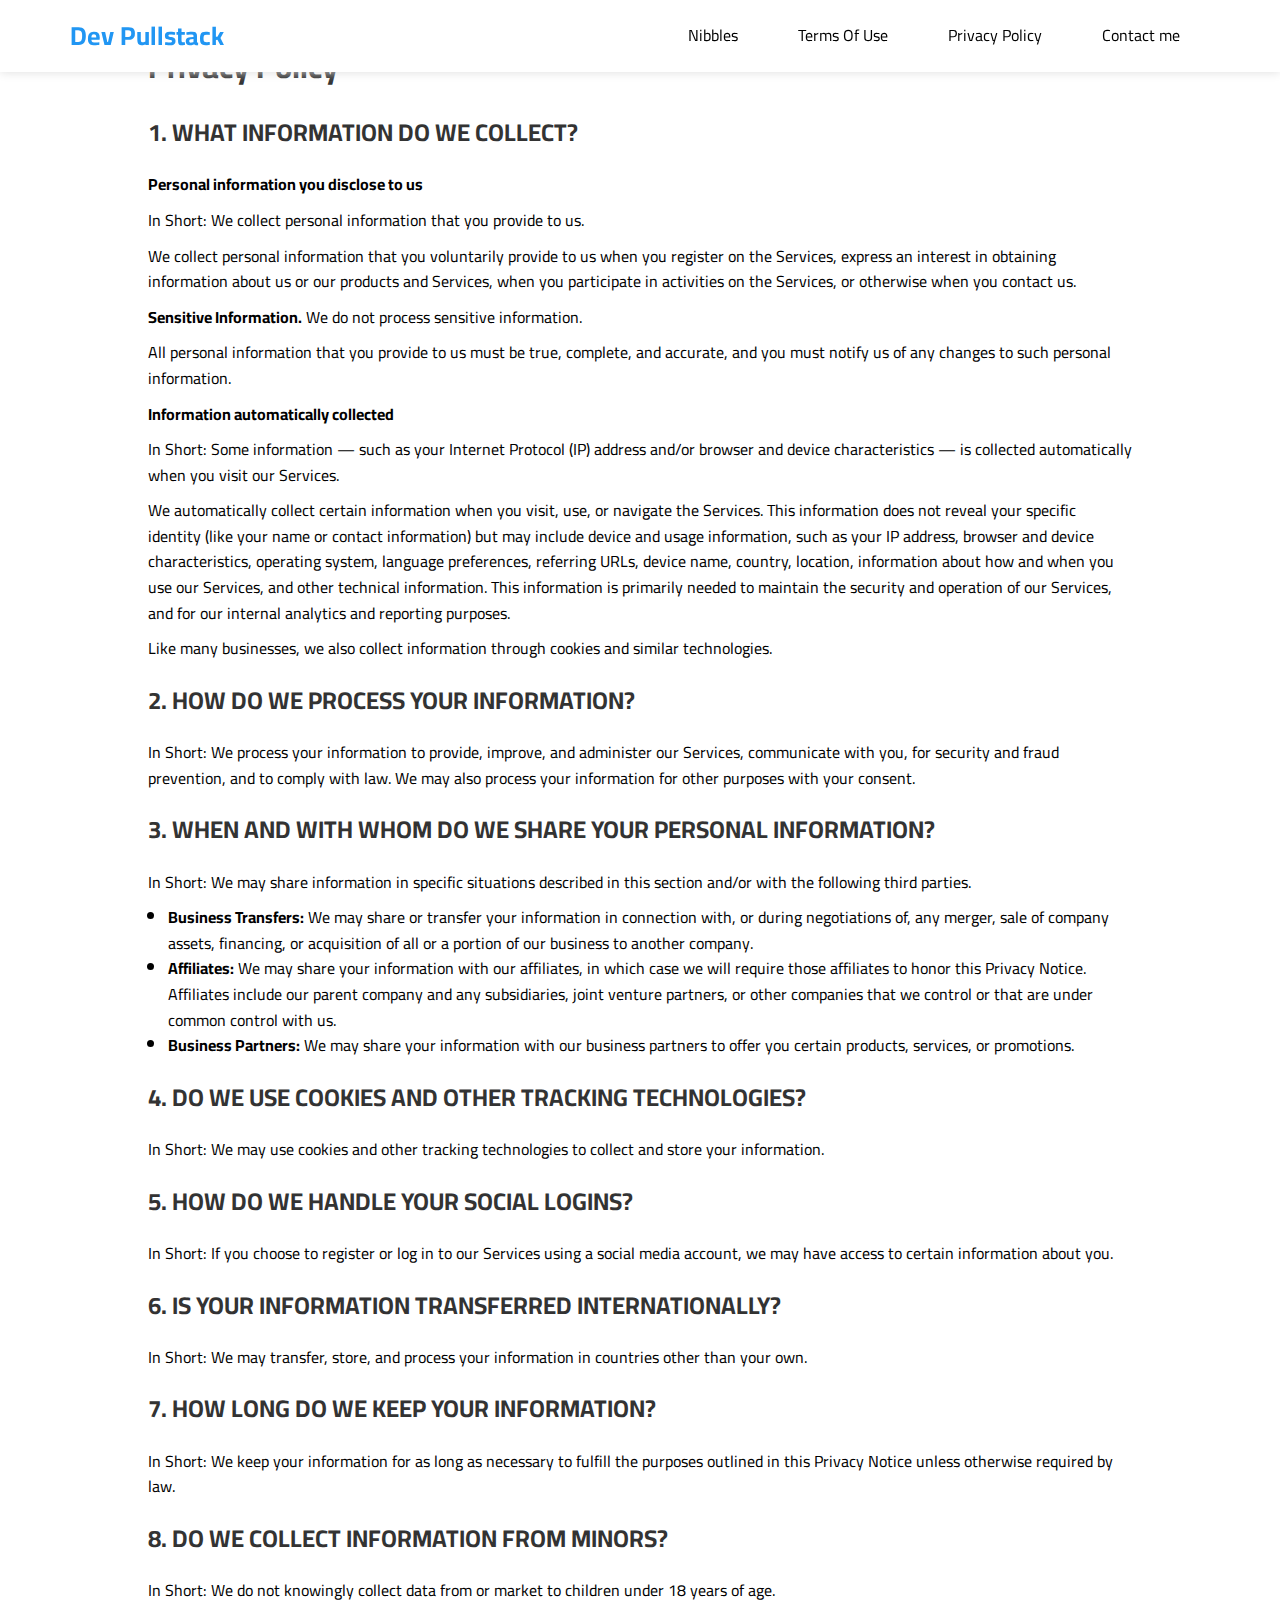
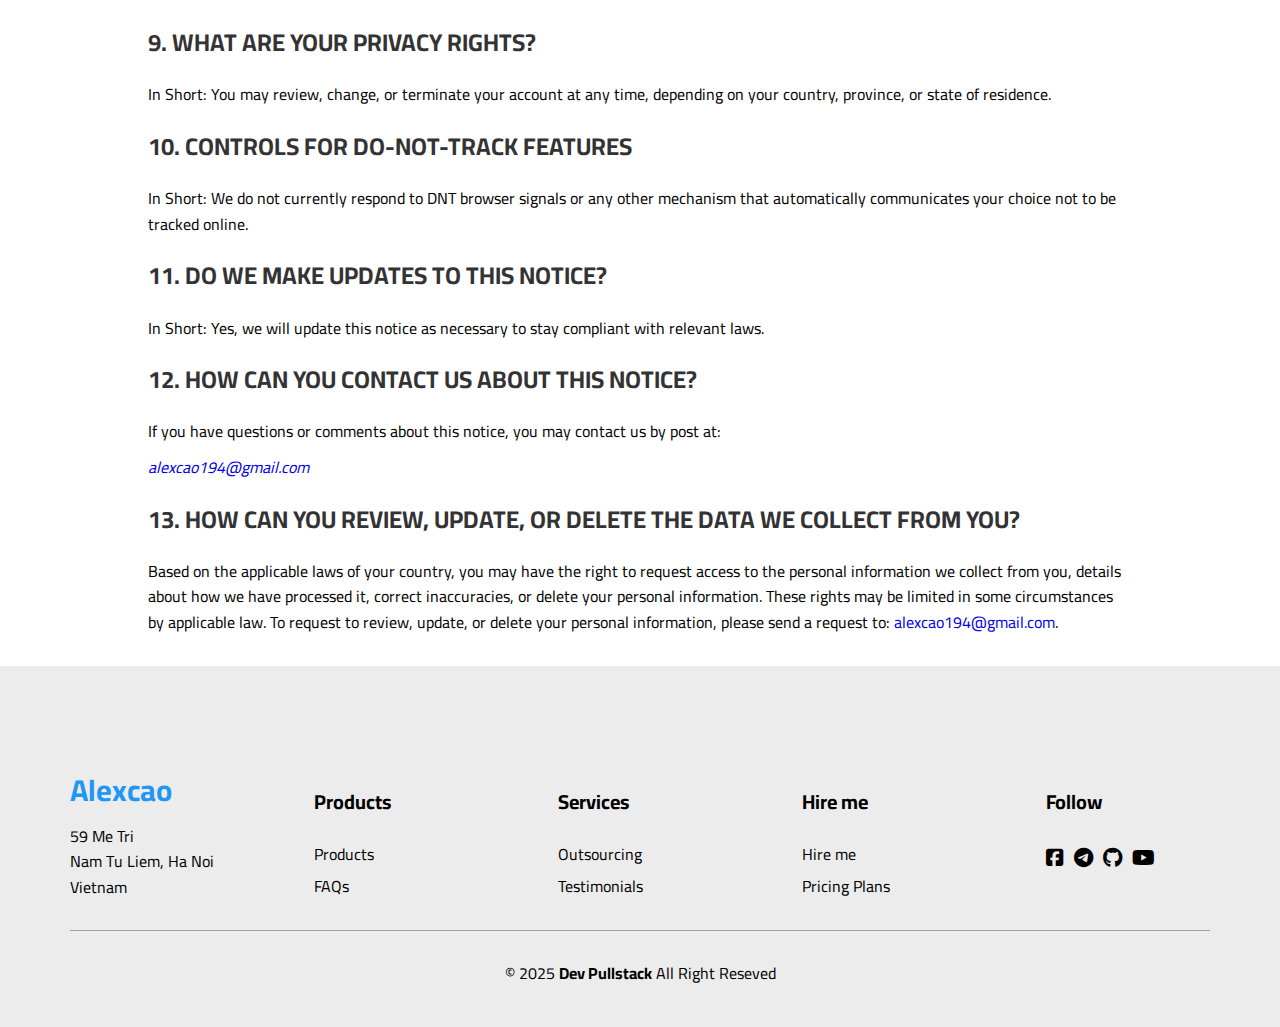
<file: pages/nibbles/privacy-policy.html>
<!DOCTYPE html>
<html lang="en">
<head>
    <meta charset="UTF-8">
    <meta name="viewport" content="width=device-width, initial-scale=1.0">
    <title>Terms Of Use</title>
    <style>
        body {
            font-family: Arial, sans-serif;
            line-height: 1.6;
            margin: 0;
            padding: 0;
        }
        .terms_body {
            width: 80%;
            margin: 0 auto;
            padding: 20px;
        }
        h1, h2 {
            color: #333;
        }
        h2 {
            margin-top: 20px;
        }
        p {
            margin: 10px 0;
        }
        .terms_body ul {
            margin: 10px 0 20px 20px;
        }
        .terms_body ul li {
            list-style-type: disc;
        }
    </style>
    <link rel="icon" href="img/fav.png" type="image/png">
    <link rel="stylesheet" href="../../css/normalize.css" />
    <link rel="stylesheet" href="../../css/style.css">
    <!-- Font Awesome -->
    <link rel="stylesheet" href="../../css/all.min.css">
    <!-- Google Fonts -->
    <link rel="preconnect" href="https://fonts.googleapis.com">
    <link rel="preconnect" href="https://fonts.gstatic.com" crossorigin>
    <link href="https://fonts.googleapis.com/css2?family=Cairo:wght@200..1000&display=swap" rel="stylesheet">  
</head>
<body>
    <!-- Start Header -->
    <div class="header" id="header">
        <div class="container">
            <a href="../../" class="logo">Dev Pullstack</a>
            <ul class="main-nav">
              <li><a href="index.html">Nibbles</a></li>
              <li><a href="tos.html">Terms Of Use</a></li>
              <li><a href="privacy-policy.html">Privacy Policy</a></li>
                <li><a href="#">Contact me</a>
                <div class="mega-menu">
                    <div class="image">
                        <img src="../../img/menu-img.png" alt="megmenu-image">
                    </div>
                    <ul class="links">
                        <li>
                          <a href="https://facebook.com/alexcao194"><i class="fa-brands fa-square-facebook"></i> Facebook</a>
                        </li>
                        <li>
                          <a href="mailto:alexcao194@email.com?subject=I%20Know%20You%20From%20Your%20Landing%20Page"><i class="fa-solid fa-envelope"></i> Email</a>
                        </li>
                        <li>
                          <a href="http://t.me/alexcao194"><i class="fa-brands fa-telegram"></i> Telegram</a>
                        </li>
                      </ul>
                      <ul class="links">
                        <li>
                          <a href="https://github.com/alexcao194"><i class="fa-brands fa-github"></i> Github</a>
                        </li>
                        <li>
                          <a href="https://www.youtube.com/@dev.pullstack"><i class="fa-brands fa-youtube"></i> Youtube</a>
                        </li>
                        <li>
                          <a href="https://www.tiktok.com/@dev.pullstack"><i class="fa-brands fa-tiktok"></i> Tiktok</a>
                        </li>
                      </ul>
                </div>
                <!-- End MegMenu -->
                </li>
            </ul>
        </div>
    </div>
    <!-- End Header -->
    <div class="terms_body">
      <h1>Privacy Policy</h1>

      <h2>1. WHAT INFORMATION DO WE COLLECT?</h2>
      <p><strong>Personal information you disclose to us</strong></p>
      <p>In Short: We collect personal information that you provide to us.</p>
      <p>We collect personal information that you voluntarily provide to us when you register on the Services, express an interest in obtaining information about us or our products and Services, when you participate in activities on the Services, or otherwise when you contact us.</p>
      <p><strong>Sensitive Information.</strong> We do not process sensitive information.</p>
      <p>All personal information that you provide to us must be true, complete, and accurate, and you must notify us of any changes to such personal information.</p>

      <p><strong>Information automatically collected</strong></p>
      <p>In Short: Some information — such as your Internet Protocol (IP) address and/or browser and device characteristics — is collected automatically when you visit our Services.</p>
      <p>We automatically collect certain information when you visit, use, or navigate the Services. This information does not reveal your specific identity (like your name or contact information) but may include device and usage information, such as your IP address, browser and device characteristics, operating system, language preferences, referring URLs, device name, country, location, information about how and when you use our Services, and other technical information. This information is primarily needed to maintain the security and operation of our Services, and for our internal analytics and reporting purposes.</p>
      <p>Like many businesses, we also collect information through cookies and similar technologies.</p>

      <h2>2. HOW DO WE PROCESS YOUR INFORMATION?</h2>
      <p>In Short: We process your information to provide, improve, and administer our Services, communicate with you, for security and fraud prevention, and to comply with law. We may also process your information for other purposes with your consent.</p>

      <h2>3. WHEN AND WITH WHOM DO WE SHARE YOUR PERSONAL INFORMATION?</h2>
      <p>In Short: We may share information in specific situations described in this section and/or with the following third parties.</p>
      <ul>
          <li><strong>Business Transfers:</strong> We may share or transfer your information in connection with, or during negotiations of, any merger, sale of company assets, financing, or acquisition of all or a portion of our business to another company.</li>
          <li><strong>Affiliates:</strong> We may share your information with our affiliates, in which case we will require those affiliates to honor this Privacy Notice. Affiliates include our parent company and any subsidiaries, joint venture partners, or other companies that we control or that are under common control with us.</li>
          <li><strong>Business Partners:</strong> We may share your information with our business partners to offer you certain products, services, or promotions.</li>
      </ul>

      <h2>4. DO WE USE COOKIES AND OTHER TRACKING TECHNOLOGIES?</h2>
      <p>In Short: We may use cookies and other tracking technologies to collect and store your information.</p>

      <h2>5. HOW DO WE HANDLE YOUR SOCIAL LOGINS?</h2>
      <p>In Short: If you choose to register or log in to our Services using a social media account, we may have access to certain information about you.</p>

      <h2>6. IS YOUR INFORMATION TRANSFERRED INTERNATIONALLY?</h2>
      <p>In Short: We may transfer, store, and process your information in countries other than your own.</p>

      <h2>7. HOW LONG DO WE KEEP YOUR INFORMATION?</h2>
      <p>In Short: We keep your information for as long as necessary to fulfill the purposes outlined in this Privacy Notice unless otherwise required by law.</p>

      <h2>8. DO WE COLLECT INFORMATION FROM MINORS?</h2>
      <p>In Short: We do not knowingly collect data from or market to children under 18 years of age.</p>

      <h2>9. WHAT ARE YOUR PRIVACY RIGHTS?</h2>
      <p>In Short: You may review, change, or terminate your account at any time, depending on your country, province, or state of residence.</p>

      <h2>10. CONTROLS FOR DO-NOT-TRACK FEATURES</h2>
      <p>In Short: We do not currently respond to DNT browser signals or any other mechanism that automatically communicates your choice not to be tracked online.</p>

      <h2>11. DO WE MAKE UPDATES TO THIS NOTICE?</h2>
      <p>In Short: Yes, we will update this notice as necessary to stay compliant with relevant laws.</p>

      <h2>12. HOW CAN YOU CONTACT US ABOUT THIS NOTICE?</h2>
      <p>If you have questions or comments about this notice, you may contact us by post at:</p>
      <address>
          <a href="mailto:alexcao194@gmail.com">alexcao194@gmail.com</a>
      </address>

      <h2>13. HOW CAN YOU REVIEW, UPDATE, OR DELETE THE DATA WE COLLECT FROM YOU?</h2>
      <p>Based on the applicable laws of your country, you may have the right to request access to the personal information we collect from you, details about how we have processed it, correct inaccuracies, or delete your personal information. These rights may be limited in some circumstances by applicable law. To request to review, update, or delete your personal information, please send a request to: <a href="mailto:alexcao194@gmail.com">alexcao194@gmail.com</a>.</p>
  </div>

              <!-- Start Footer -->
               <div class="footer">
                <div class="container">
                  <div class="list-item">
                    <div class="info">
                      <a href="#" class="logo">Alexcao</a>
                      <p>
                        59 Me Tri<br>
                        Nam Tu Liem, Ha Noi<br>
                        Vietnam<br>
                      </p>
                    </div>
                    <div class="list">
                      <h3>Products</h3>
                      <ul>
                        <li><a href="../../#product">Products</a></li>
                        <li><a href="../../#faqs"></i>FAQs</a></li>
                      </ul>
                    </div>
                    <div class="list">
                      <h3>Services</h3>
                      <ul>
                        <li><a href="../../#outsourcing">Outsourcing</a></li>
                        <li><a href="../../#testimonials">Testimonials</a></li>
                      </ul>
                    </div>
                    <div class="list">
                      <h3>Hire me</h3>
                      <ul>
                        <li><a href="../../#hire">Hire me</a>
                        </li>
                        <li><a href="../../#pricing">Pricing Plans</a></li>
                      </ul>
                    </div>
                    <div class="list">
                      <h3>Follow</h3>
                      <ul class="media">
                        <li>
                          <a href="https://facebook.com/alexcao194"><i class="fa-brands fa-square-facebook"></i></a>
                        </li>
                        <li>
                          <a href="http://t.me/alexcao194"><i class="fa-brands fa-telegram"></i></a>
                        </li>
                        <li>
                          <a href="https://github.com/alexcao194"><i class="fa-brands fa-github"></i></a>
                        </li>
                        <li>
                          <a href="https://www.youtube.com/@dev.pullstack"><i class="fa-brands fa-youtube"></i></i></a>
                        </li>
                      </ul>
                    </div>
                  </div>
                  <div class="copyright">
                      <p> &copy; 2025 <b>Dev Pullstack</b> All Right Reseved</p>
                  </div>
                </div>
               </div>
              <!-- End Footer -->
</body>
</html>
</file>
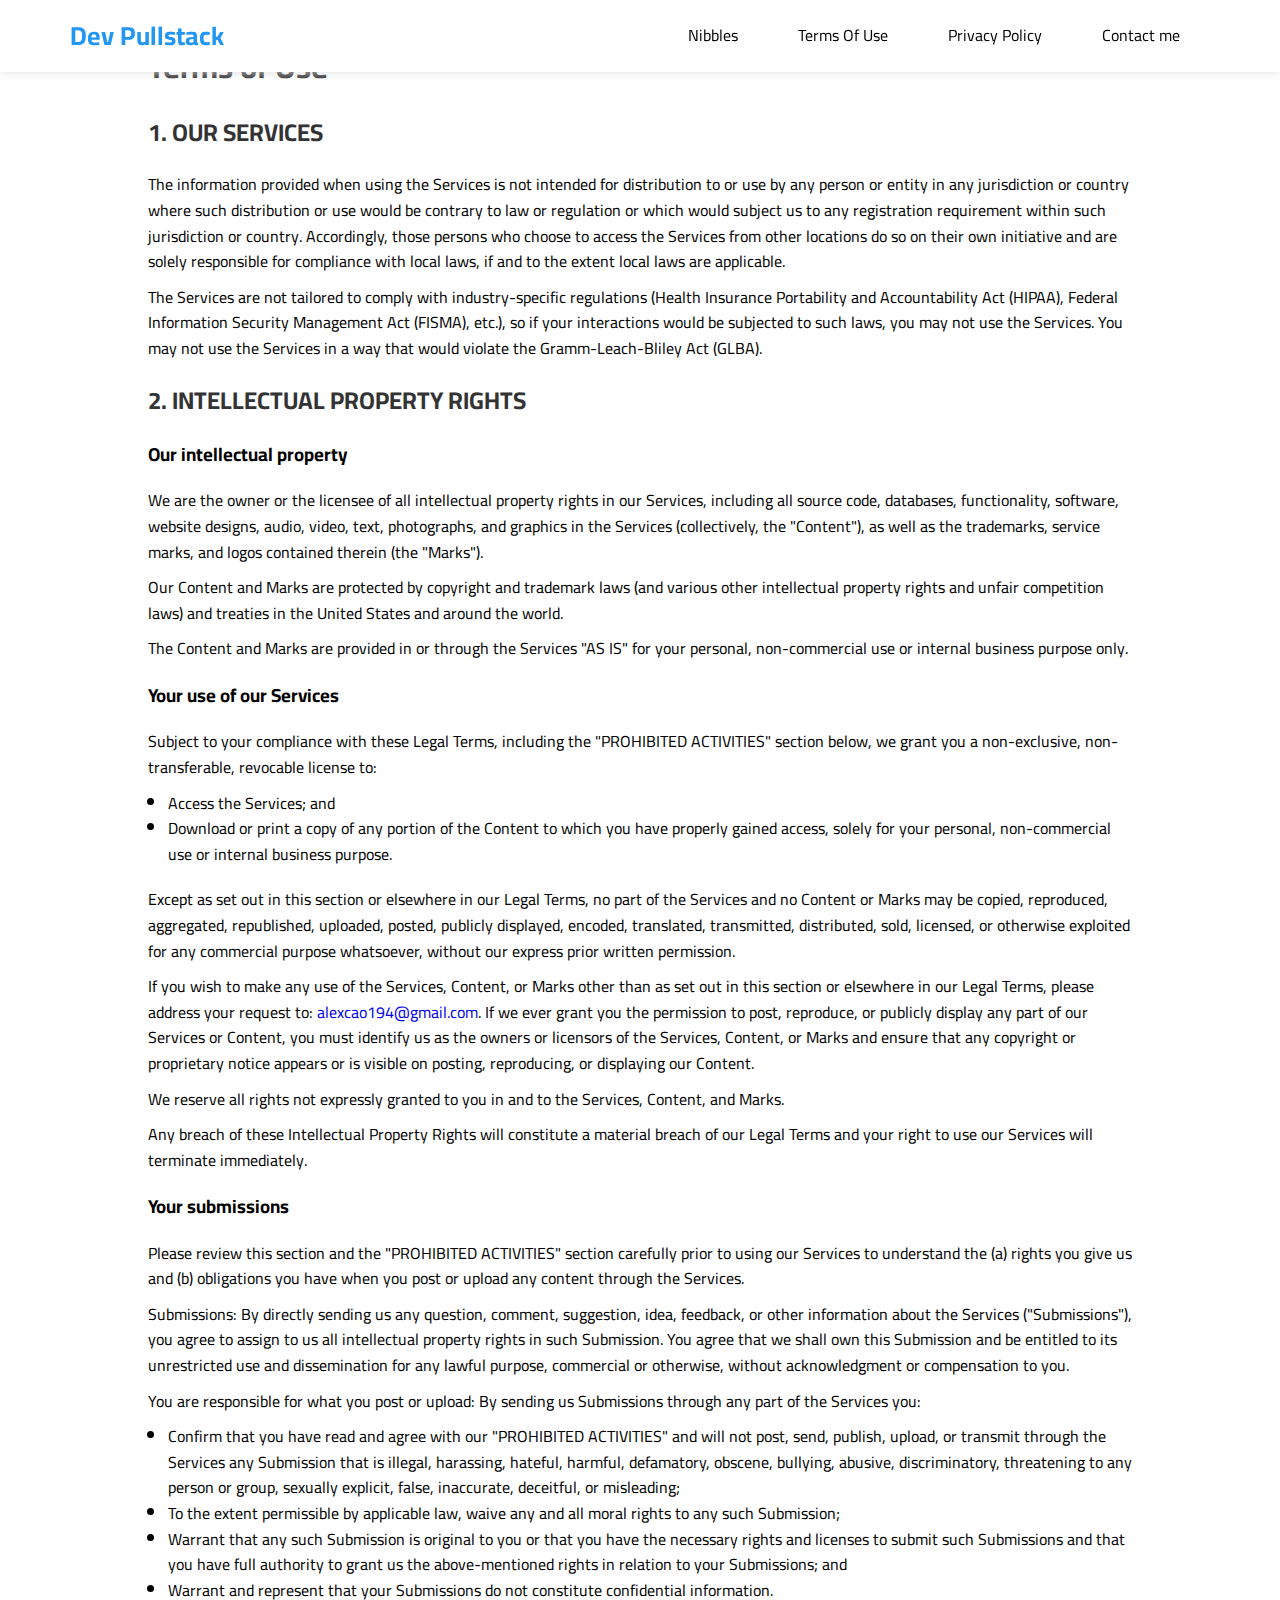
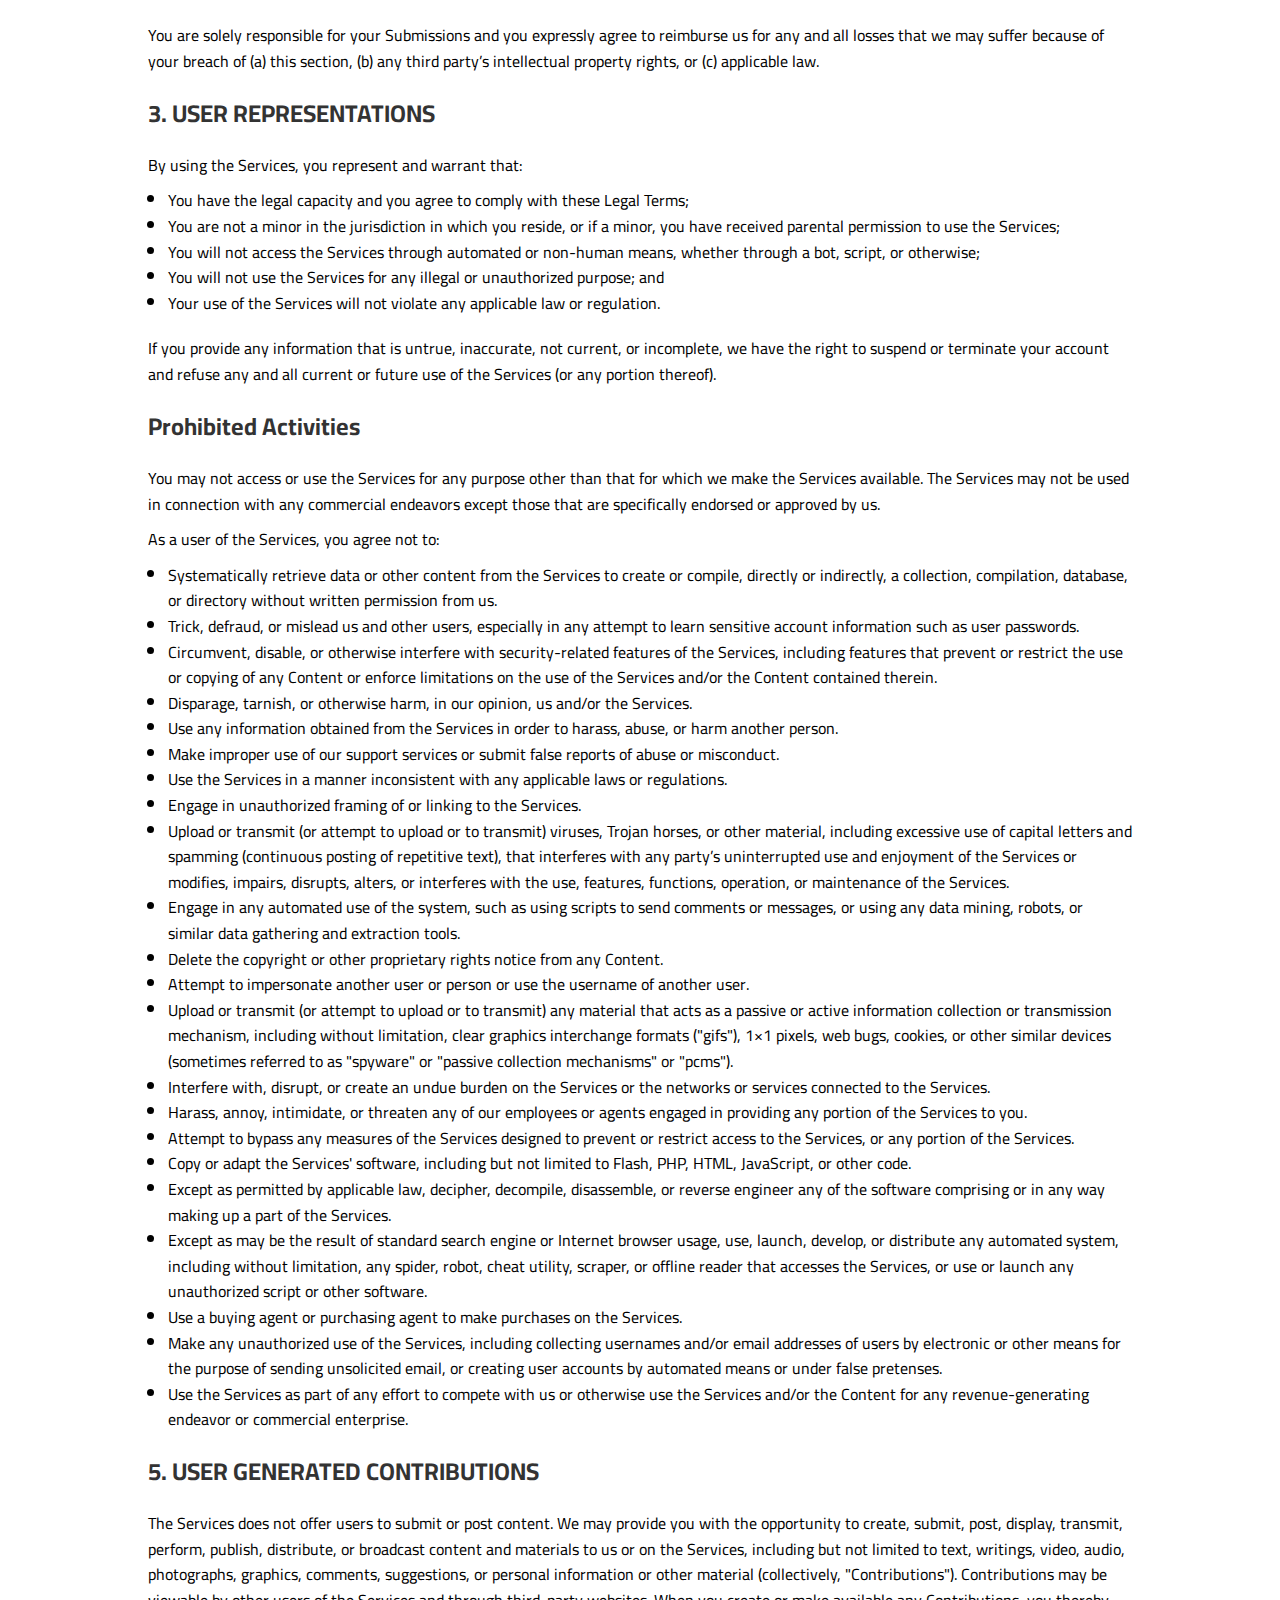
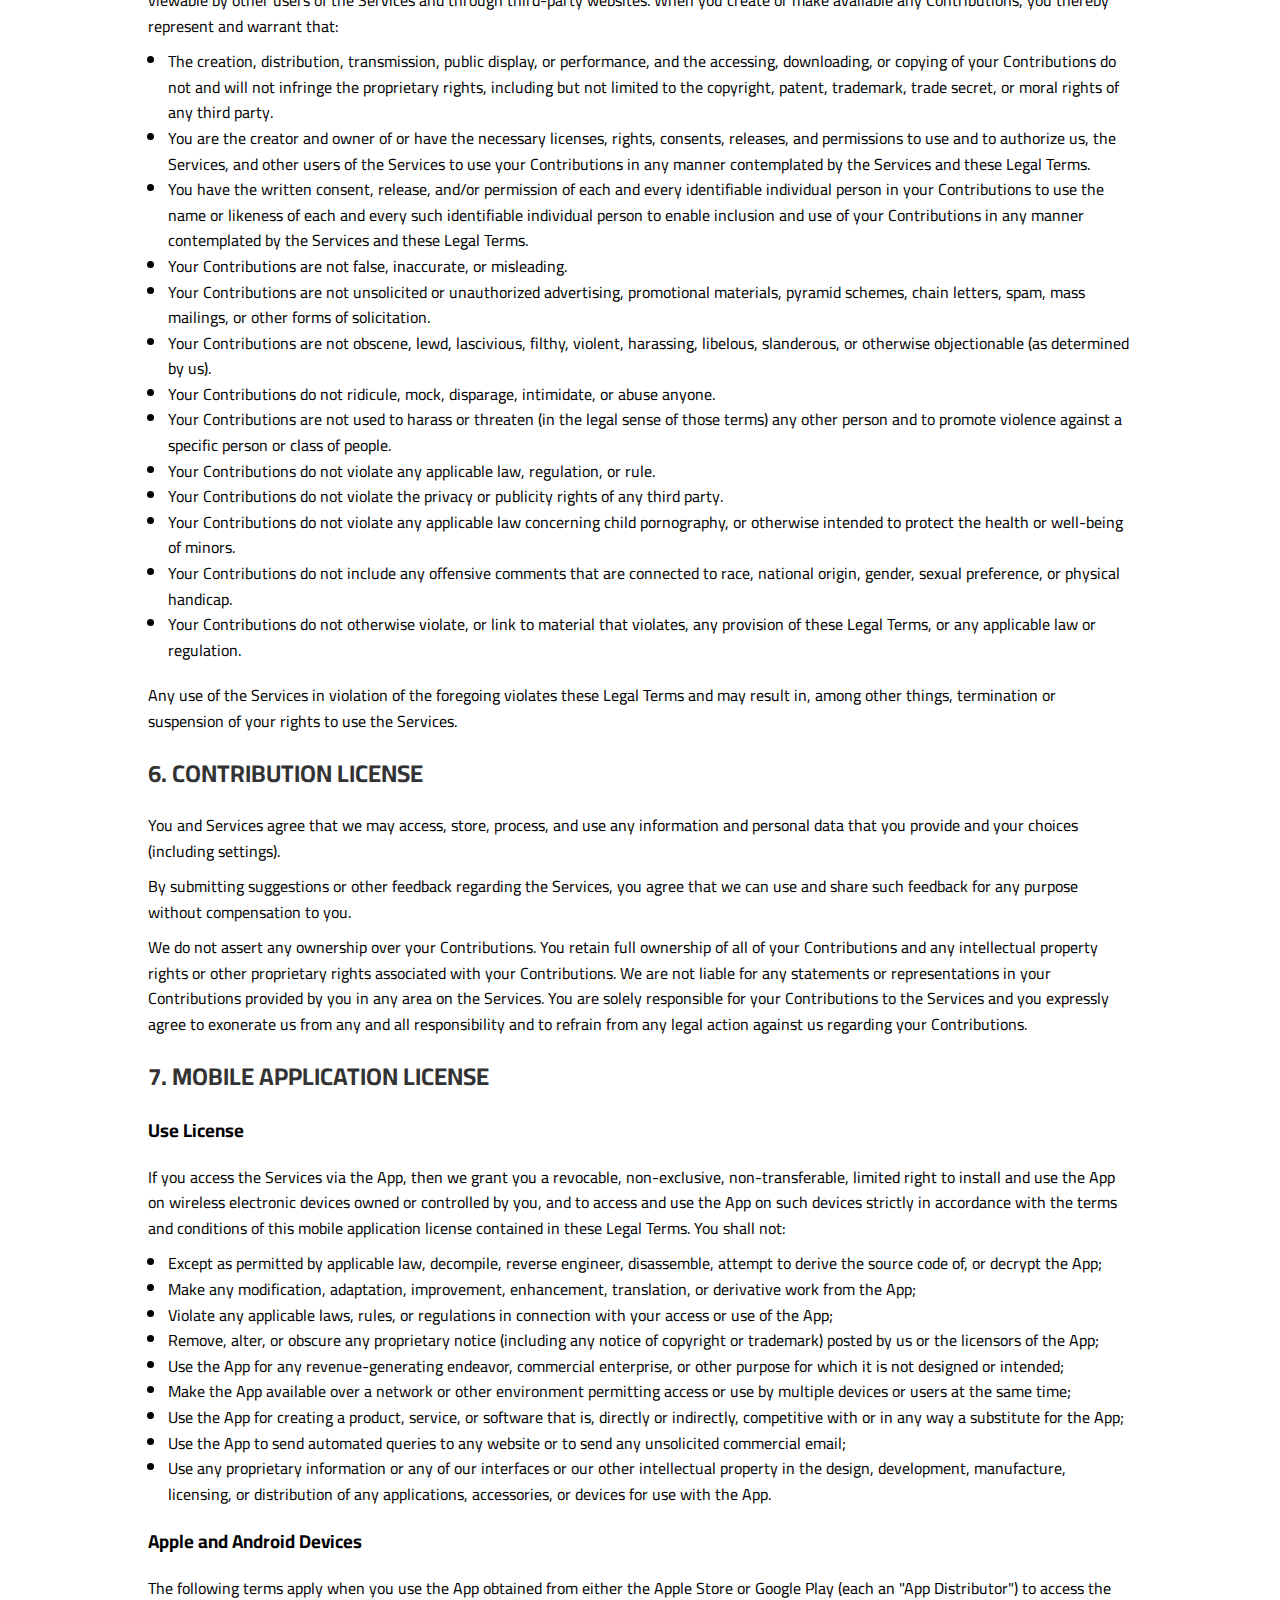
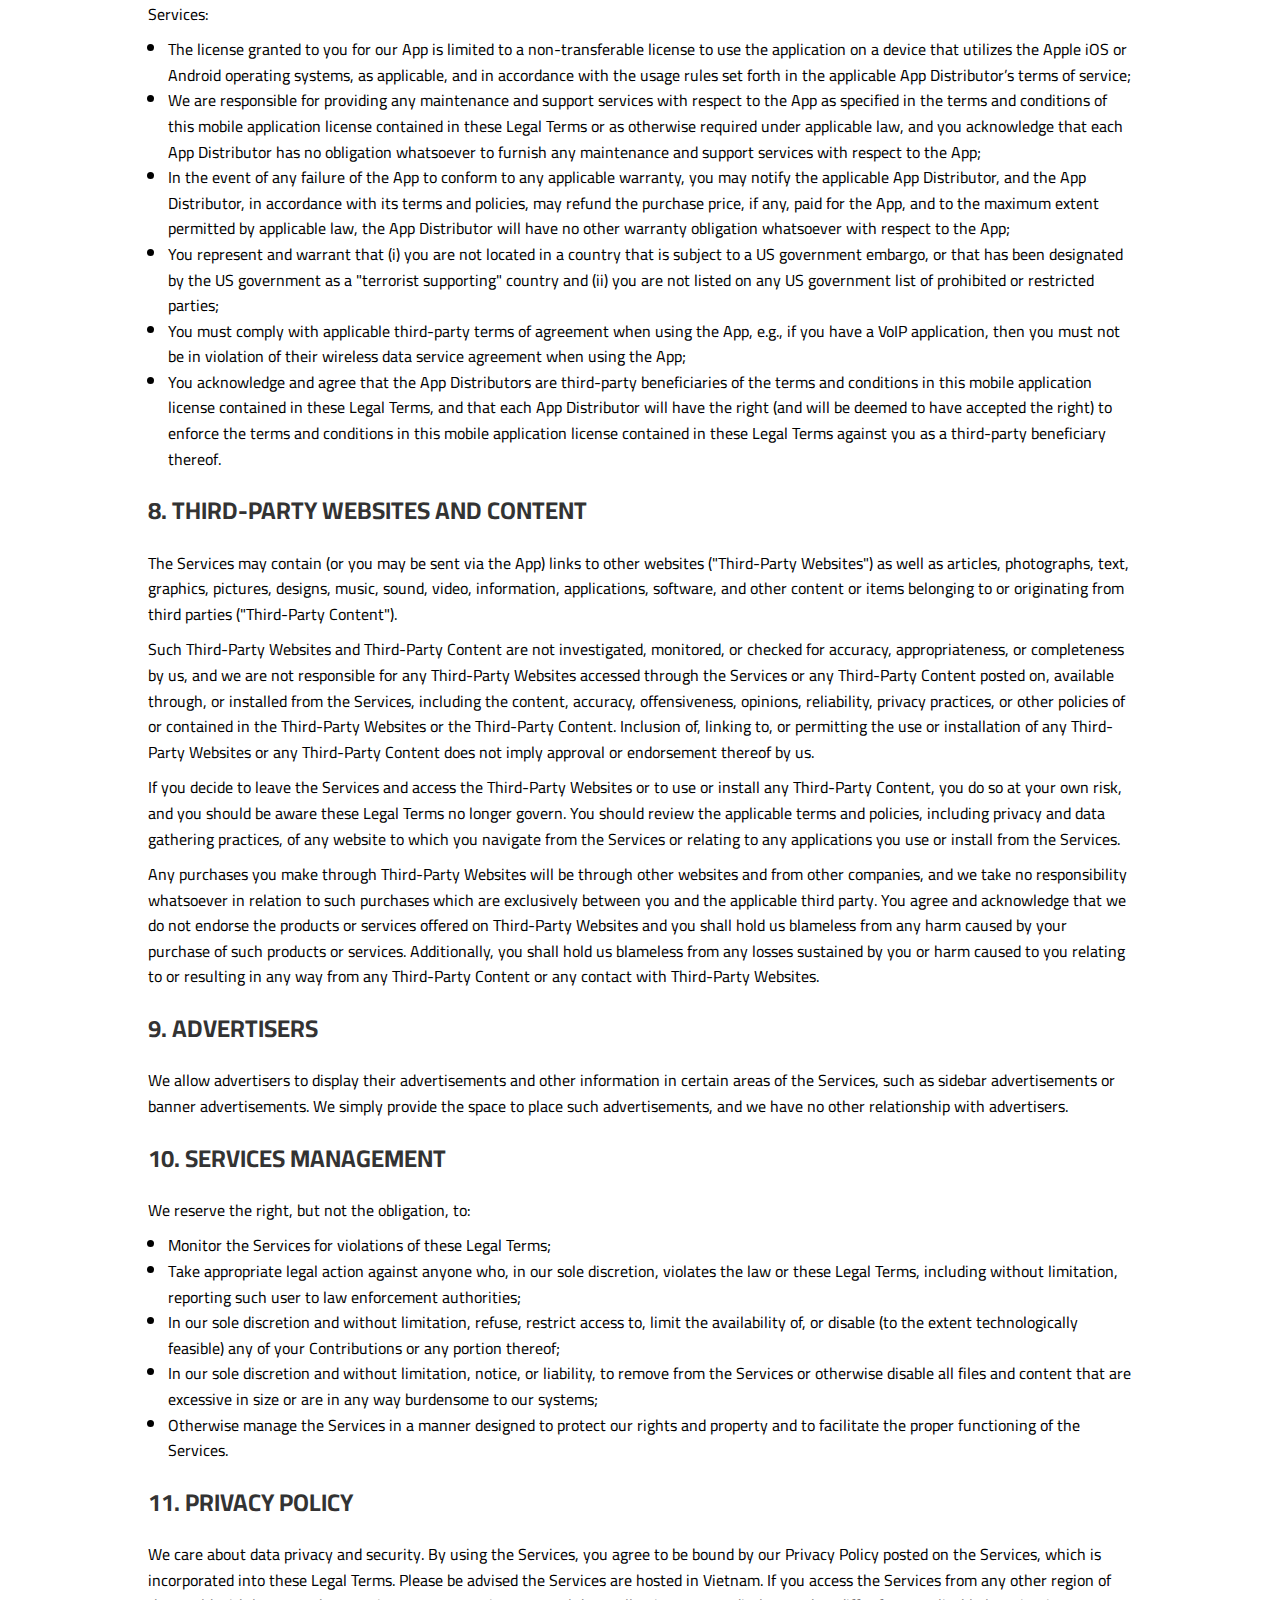
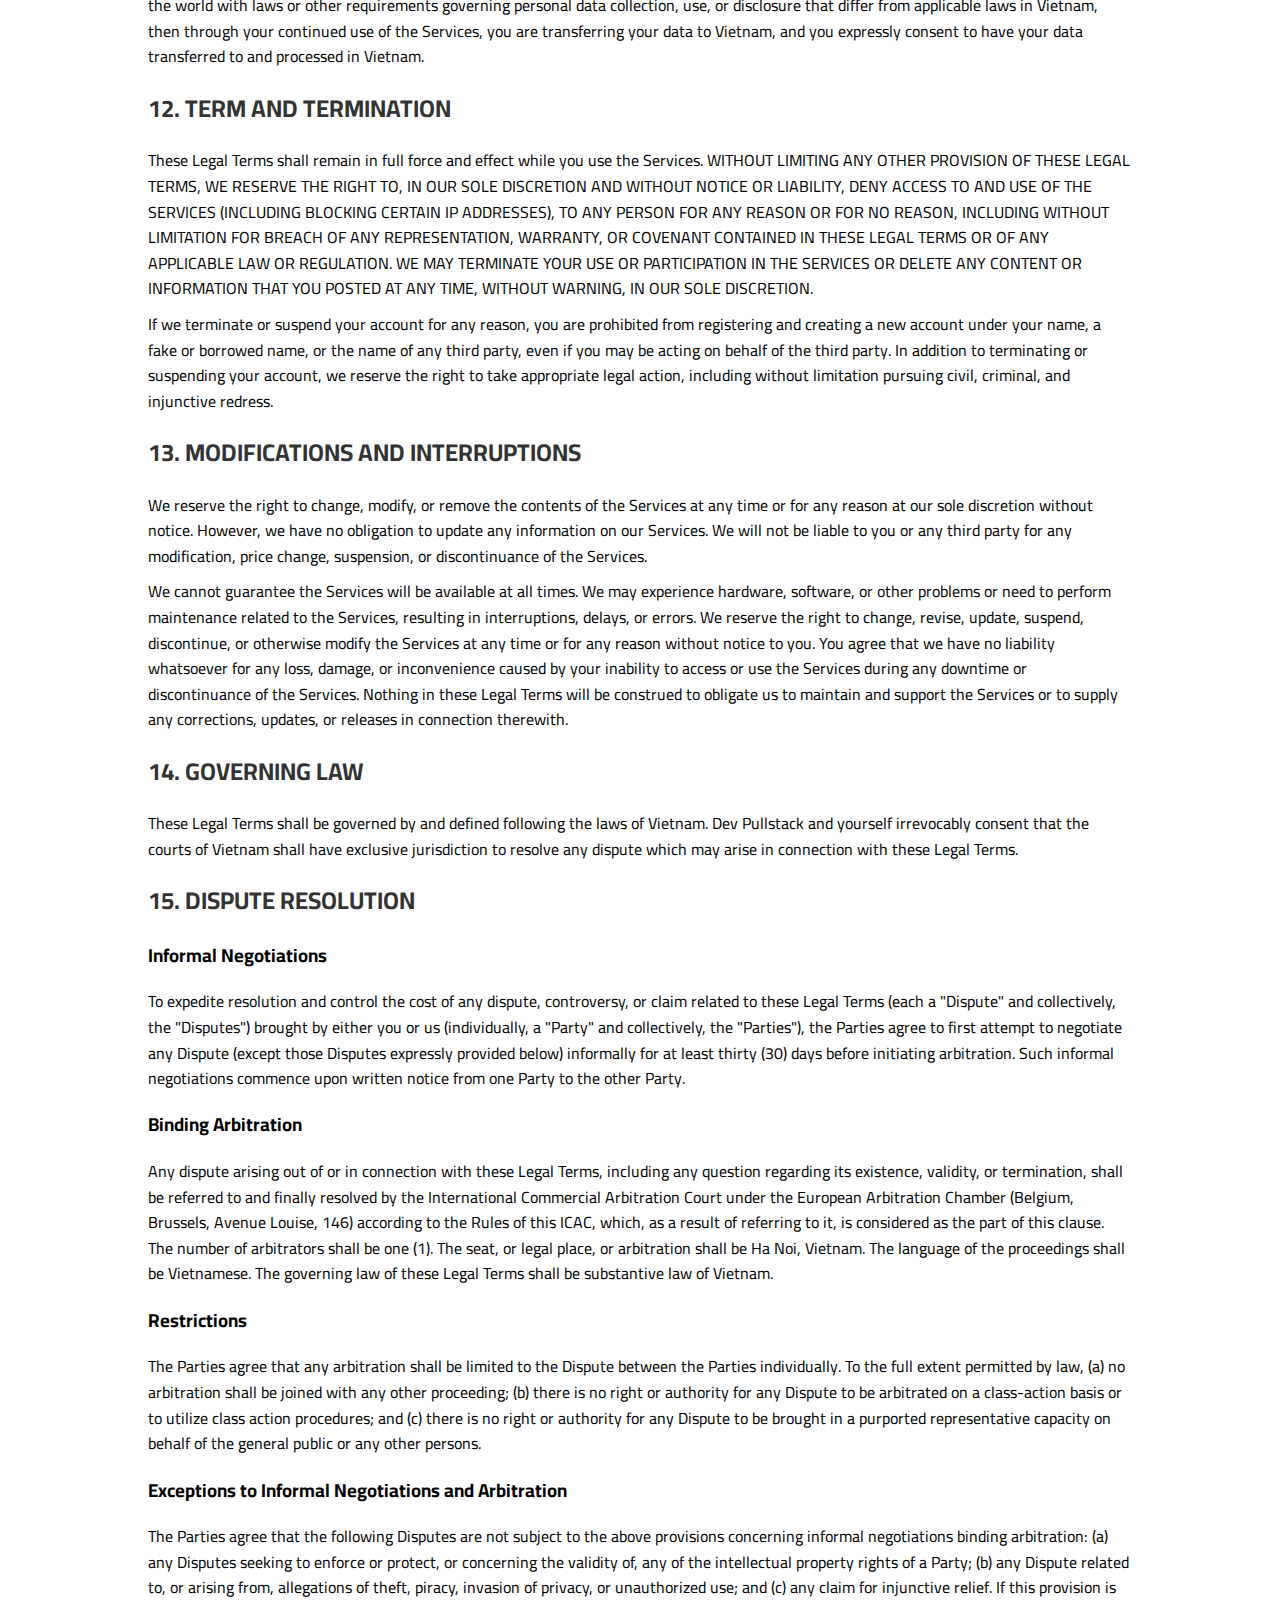
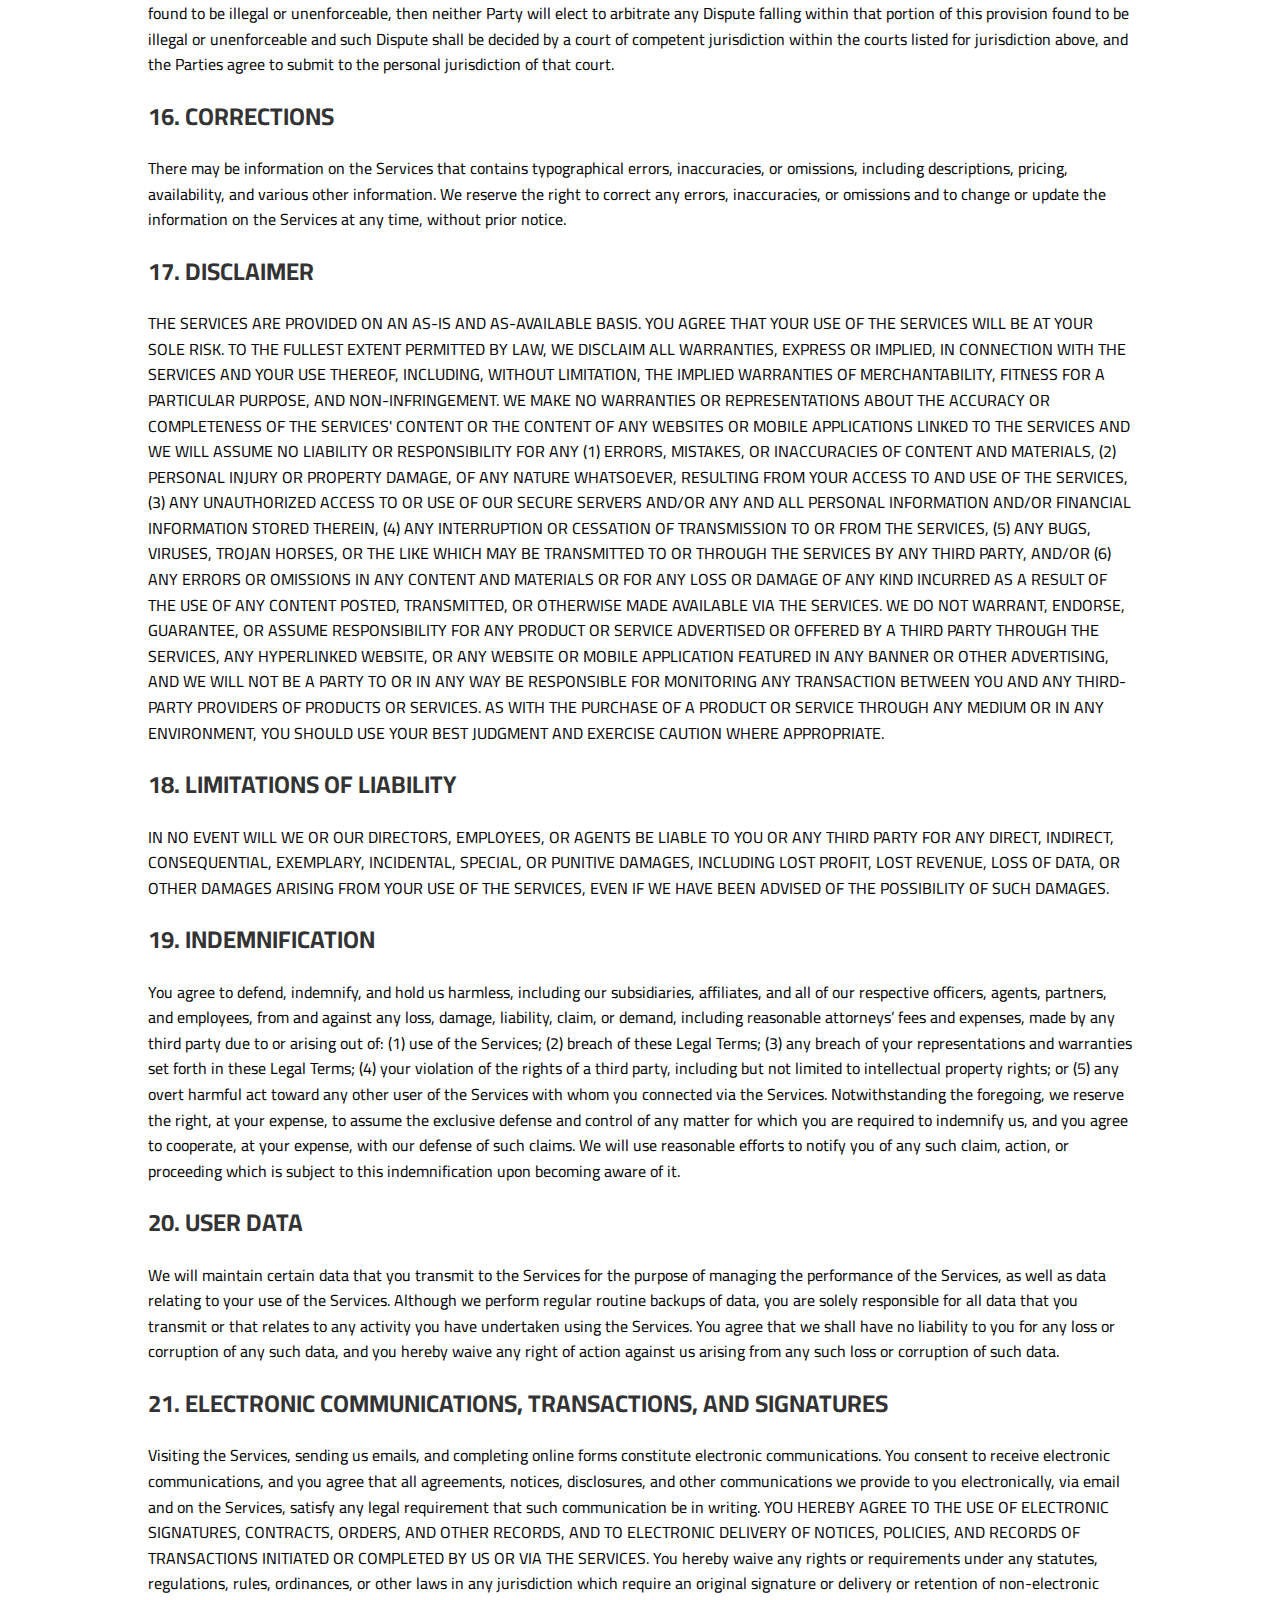
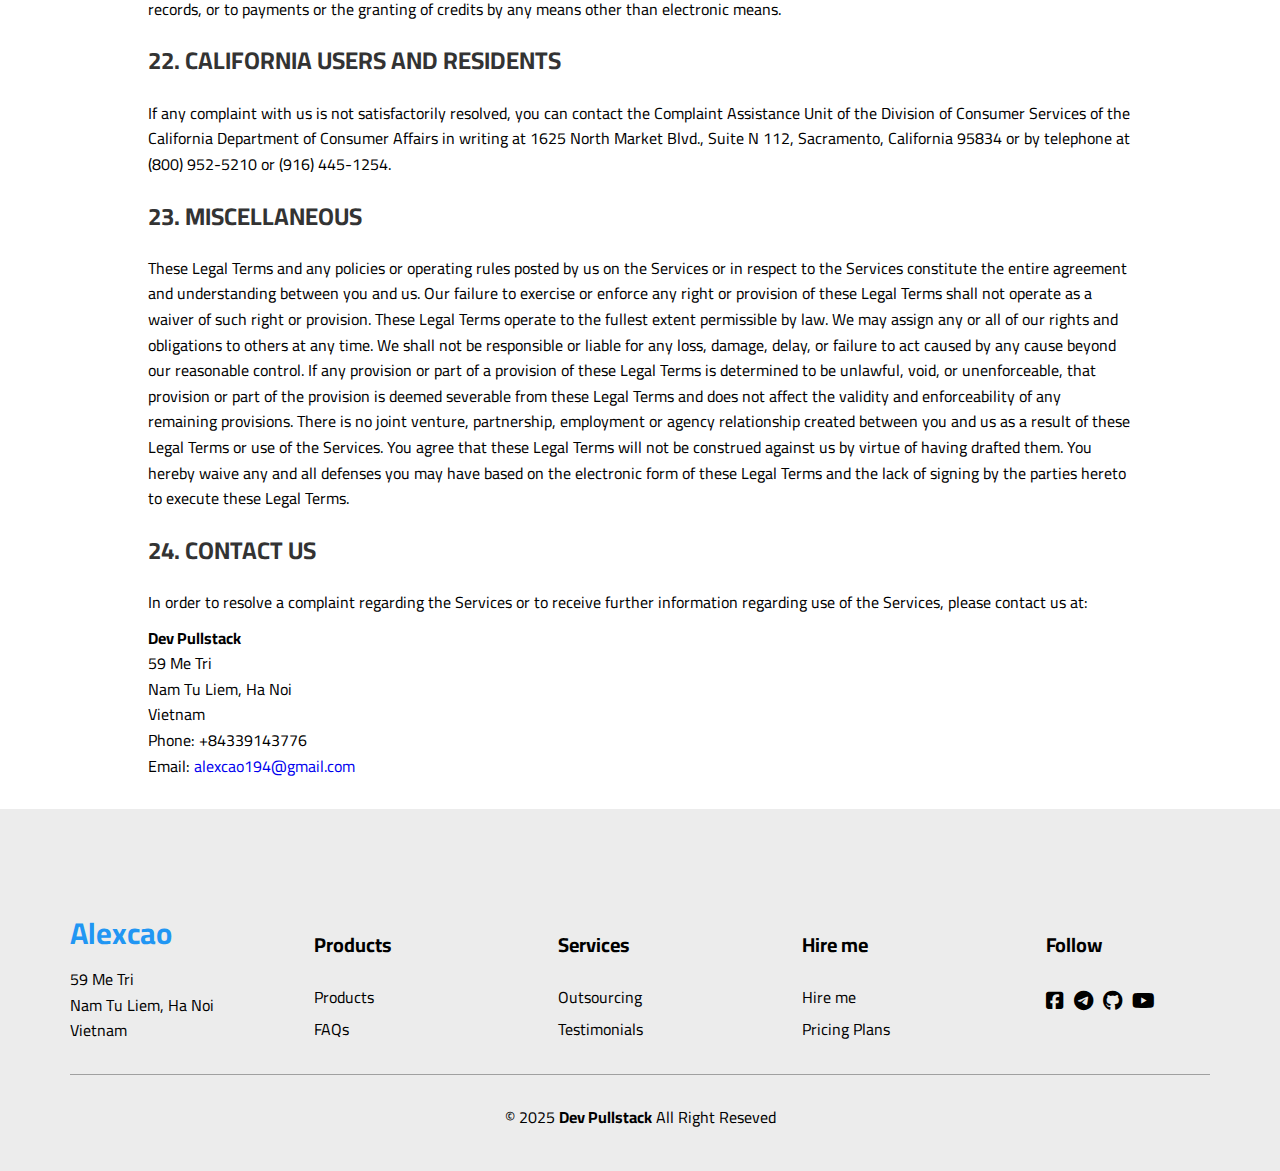
<file: pages/nibbles/tos.html>
<!DOCTYPE html>
<html lang="en">
<head>
    <meta charset="UTF-8">
    <meta name="viewport" content="width=device-width, initial-scale=1.0">
    <title>Terms Of Use</title>
    <style>
        body {
            font-family: Arial, sans-serif;
            line-height: 1.6;
            margin: 0;
            padding: 0;
        }
        .terms_body {
            width: 80%;
            margin: 0 auto;
            padding: 20px;
        }
        h1, h2 {
            color: #333;
        }
        h2 {
            margin-top: 20px;
        }
        p {
            margin: 10px 0;
        }
        .terms_body ul {
            margin: 10px 0 20px 20px;
        }
        .terms_body ul li {
            list-style-type: disc;
        }
    </style>
    <link rel="icon" href="img/fav.png" type="image/png">
    <link rel="stylesheet" href="../../css/normalize.css" />
    <link rel="stylesheet" href="../../css/style.css">
    <!-- Font Awesome -->
    <link rel="stylesheet" href="../../css/all.min.css">
    <!-- Google Fonts -->
    <link rel="preconnect" href="https://fonts.googleapis.com">
    <link rel="preconnect" href="https://fonts.gstatic.com" crossorigin>
    <link href="https://fonts.googleapis.com/css2?family=Cairo:wght@200..1000&display=swap" rel="stylesheet">  
</head>
<body>
    <!-- Start Header -->
    <div class="header" id="header">
        <div class="container">
            <a href="../../" class="logo">Dev Pullstack</a>
            <ul class="main-nav">
                <li><a href="index.html">Nibbles</a></li>
                <li><a href="tos.html">Terms Of Use</a></li>
                <li><a href="privacy-policy.html">Privacy Policy</a></li>
                <li><a href="#">Contact me</a>
                <div class="mega-menu">
                    <div class="image">
                        <img src="../../img/menu-img.png" alt="megmenu-image">
                    </div>
                    <ul class="links">
                        <li>
                          <a href="https://facebook.com/alexcao194"><i class="fa-brands fa-square-facebook"></i> Facebook</a>
                        </li>
                        <li>
                          <a href="mailto:alexcao194@email.com?subject=I%20Know%20You%20From%20Your%20Landing%20Page"><i class="fa-solid fa-envelope"></i> Email</a>
                        </li>
                        <li>
                          <a href="http://t.me/alexcao194"><i class="fa-brands fa-telegram"></i> Telegram</a>
                        </li>
                      </ul>
                      <ul class="links">
                        <li>
                          <a href="https://github.com/alexcao194"><i class="fa-brands fa-github"></i> Github</a>
                        </li>
                        <li>
                          <a href="https://www.youtube.com/@dev.pullstack"><i class="fa-brands fa-youtube"></i> Youtube</a>
                        </li>
                        <li>
                          <a href="https://www.tiktok.com/@dev.pullstack"><i class="fa-brands fa-tiktok"></i> Tiktok</a>
                        </li>
                      </ul>
                </div>
                <!-- End MegMenu -->
                </li>
            </ul>
        </div>
    </div>
    <!-- End Header -->
    <div class="terms_body">
        <h1>Terms of Use</h1>

        <h2>1. OUR SERVICES</h2>
        <p>The information provided when using the Services is not intended for distribution to or use by any person or entity in any jurisdiction or country where such distribution or use would be contrary to law or regulation or which would subject us to any registration requirement within such jurisdiction or country. Accordingly, those persons who choose to access the Services from other locations do so on their own initiative and are solely responsible for compliance with local laws, if and to the extent local laws are applicable.</p>
        <p>The Services are not tailored to comply with industry-specific regulations (Health Insurance Portability and Accountability Act (HIPAA), Federal Information Security Management Act (FISMA), etc.), so if your interactions would be subjected to such laws, you may not use the Services. You may not use the Services in a way that would violate the Gramm-Leach-Bliley Act (GLBA).</p>

        <h2>2. INTELLECTUAL PROPERTY RIGHTS</h2>
        <h3>Our intellectual property</h3>
        <p>We are the owner or the licensee of all intellectual property rights in our Services, including all source code, databases, functionality, software, website designs, audio, video, text, photographs, and graphics in the Services (collectively, the "Content"), as well as the trademarks, service marks, and logos contained therein (the "Marks").</p>
        <p>Our Content and Marks are protected by copyright and trademark laws (and various other intellectual property rights and unfair competition laws) and treaties in the United States and around the world.</p>
        <p>The Content and Marks are provided in or through the Services "AS IS" for your personal, non-commercial use or internal business purpose only.</p>

        <h3>Your use of our Services</h3>
        <p>Subject to your compliance with these Legal Terms, including the "PROHIBITED ACTIVITIES" section below, we grant you a non-exclusive, non-transferable, revocable license to:</p>
        <ul>
            <li>Access the Services; and</li>
            <li>Download or print a copy of any portion of the Content to which you have properly gained access, solely for your personal, non-commercial use or internal business purpose.</li>
        </ul>
        <p>Except as set out in this section or elsewhere in our Legal Terms, no part of the Services and no Content or Marks may be copied, reproduced, aggregated, republished, uploaded, posted, publicly displayed, encoded, translated, transmitted, distributed, sold, licensed, or otherwise exploited for any commercial purpose whatsoever, without our express prior written permission.</p>
        <p>If you wish to make any use of the Services, Content, or Marks other than as set out in this section or elsewhere in our Legal Terms, please address your request to: <a href="mailto:alexcao194@gmail.com">alexcao194@gmail.com</a>. If we ever grant you the permission to post, reproduce, or publicly display any part of our Services or Content, you must identify us as the owners or licensors of the Services, Content, or Marks and ensure that any copyright or proprietary notice appears or is visible on posting, reproducing, or displaying our Content.</p>
        <p>We reserve all rights not expressly granted to you in and to the Services, Content, and Marks.</p>
        <p>Any breach of these Intellectual Property Rights will constitute a material breach of our Legal Terms and your right to use our Services will terminate immediately.</p>

        <h3>Your submissions</h3>
        <p>Please review this section and the "PROHIBITED ACTIVITIES" section carefully prior to using our Services to understand the (a) rights you give us and (b) obligations you have when you post or upload any content through the Services.</p>
        <p>Submissions: By directly sending us any question, comment, suggestion, idea, feedback, or other information about the Services ("Submissions"), you agree to assign to us all intellectual property rights in such Submission. You agree that we shall own this Submission and be entitled to its unrestricted use and dissemination for any lawful purpose, commercial or otherwise, without acknowledgment or compensation to you.</p>
        <p>You are responsible for what you post or upload: By sending us Submissions through any part of the Services you:</p>
        <ul>
            <li>Confirm that you have read and agree with our "PROHIBITED ACTIVITIES" and will not post, send, publish, upload, or transmit through the Services any Submission that is illegal, harassing, hateful, harmful, defamatory, obscene, bullying, abusive, discriminatory, threatening to any person or group, sexually explicit, false, inaccurate, deceitful, or misleading;</li>
            <li>To the extent permissible by applicable law, waive any and all moral rights to any such Submission;</li>
            <li>Warrant that any such Submission is original to you or that you have the necessary rights and licenses to submit such Submissions and that you have full authority to grant us the above-mentioned rights in relation to your Submissions; and</li>
            <li>Warrant and represent that your Submissions do not constitute confidential information.</li>
        </ul>
        <p>You are solely responsible for your Submissions and you expressly agree to reimburse us for any and all losses that we may suffer because of your breach of (a) this section, (b) any third party’s intellectual property rights, or (c) applicable law.</p>
        <h2>3. USER REPRESENTATIONS</h2>
        <p>By using the Services, you represent and warrant that:</p>
        <ul>
            <li>You have the legal capacity and you agree to comply with these Legal Terms;</li>
            <li>You are not a minor in the jurisdiction in which you reside, or if a minor, you have received parental permission to use the Services;</li>
            <li>You will not access the Services through automated or non-human means, whether through a bot, script, or otherwise;</li>
            <li>You will not use the Services for any illegal or unauthorized purpose; and</li>
            <li>Your use of the Services will not violate any applicable law or regulation.</li>
        </ul>
        <p>If you provide any information that is untrue, inaccurate, not current, or incomplete, we have the right to suspend or terminate your account and refuse any and all current or future use of the Services (or any portion thereof).</p>
        <h2>Prohibited Activities</h2>
        <p>You may not access or use the Services for any purpose other than that for which we make the Services available. The Services may not be used in connection with any commercial endeavors except those that are specifically endorsed or approved by us.</p>
        <p>As a user of the Services, you agree not to:</p>
        <ul>
            <li>Systematically retrieve data or other content from the Services to create or compile, directly or indirectly, a collection, compilation, database, or directory without written permission from us.</li>
            <li>Trick, defraud, or mislead us and other users, especially in any attempt to learn sensitive account information such as user passwords.</li>
            <li>Circumvent, disable, or otherwise interfere with security-related features of the Services, including features that prevent or restrict the use or copying of any Content or enforce limitations on the use of the Services and/or the Content contained therein.</li>
            <li>Disparage, tarnish, or otherwise harm, in our opinion, us and/or the Services.</li>
            <li>Use any information obtained from the Services in order to harass, abuse, or harm another person.</li>
            <li>Make improper use of our support services or submit false reports of abuse or misconduct.</li>
            <li>Use the Services in a manner inconsistent with any applicable laws or regulations.</li>
            <li>Engage in unauthorized framing of or linking to the Services.</li>
            <li>Upload or transmit (or attempt to upload or to transmit) viruses, Trojan horses, or other material, including excessive use of capital letters and spamming (continuous posting of repetitive text), that interferes with any party’s uninterrupted use and enjoyment of the Services or modifies, impairs, disrupts, alters, or interferes with the use, features, functions, operation, or maintenance of the Services.</li>
            <li>Engage in any automated use of the system, such as using scripts to send comments or messages, or using any data mining, robots, or similar data gathering and extraction tools.</li>
            <li>Delete the copyright or other proprietary rights notice from any Content.</li>
            <li>Attempt to impersonate another user or person or use the username of another user.</li>
            <li>Upload or transmit (or attempt to upload or to transmit) any material that acts as a passive or active information collection or transmission mechanism, including without limitation, clear graphics interchange formats ("gifs"), 1×1 pixels, web bugs, cookies, or other similar devices (sometimes referred to as "spyware" or "passive collection mechanisms" or "pcms").</li>
            <li>Interfere with, disrupt, or create an undue burden on the Services or the networks or services connected to the Services.</li>
            <li>Harass, annoy, intimidate, or threaten any of our employees or agents engaged in providing any portion of the Services to you.</li>
            <li>Attempt to bypass any measures of the Services designed to prevent or restrict access to the Services, or any portion of the Services.</li>
            <li>Copy or adapt the Services' software, including but not limited to Flash, PHP, HTML, JavaScript, or other code.</li>
            <li>Except as permitted by applicable law, decipher, decompile, disassemble, or reverse engineer any of the software comprising or in any way making up a part of the Services.</li>
            <li>Except as may be the result of standard search engine or Internet browser usage, use, launch, develop, or distribute any automated system, including without limitation, any spider, robot, cheat utility, scraper, or offline reader that accesses the Services, or use or launch any unauthorized script or other software.</li>
            <li>Use a buying agent or purchasing agent to make purchases on the Services.</li>
            <li>Make any unauthorized use of the Services, including collecting usernames and/or email addresses of users by electronic or other means for the purpose of sending unsolicited email, or creating user accounts by automated means or under false pretenses.</li>
            <li>Use the Services as part of any effort to compete with us or otherwise use the Services and/or the Content for any revenue-generating endeavor or commercial enterprise.</li>
        </ul>
        <h2>5. USER GENERATED CONTRIBUTIONS</h2>
        <p>The Services does not offer users to submit or post content. We may provide you with the opportunity to create, submit, post, display, transmit, perform, publish, distribute, or broadcast content and materials to us or on the Services, including but not limited to text, writings, video, audio, photographs, graphics, comments, suggestions, or personal information or other material (collectively, "Contributions"). Contributions may be viewable by other users of the Services and through third-party websites. When you create or make available any Contributions, you thereby represent and warrant that:</p>
        <ul>
            <li>The creation, distribution, transmission, public display, or performance, and the accessing, downloading, or copying of your Contributions do not and will not infringe the proprietary rights, including but not limited to the copyright, patent, trademark, trade secret, or moral rights of any third party.</li>
            <li>You are the creator and owner of or have the necessary licenses, rights, consents, releases, and permissions to use and to authorize us, the Services, and other users of the Services to use your Contributions in any manner contemplated by the Services and these Legal Terms.</li>
            <li>You have the written consent, release, and/or permission of each and every identifiable individual person in your Contributions to use the name or likeness of each and every such identifiable individual person to enable inclusion and use of your Contributions in any manner contemplated by the Services and these Legal Terms.</li>
            <li>Your Contributions are not false, inaccurate, or misleading.</li>
            <li>Your Contributions are not unsolicited or unauthorized advertising, promotional materials, pyramid schemes, chain letters, spam, mass mailings, or other forms of solicitation.</li>
            <li>Your Contributions are not obscene, lewd, lascivious, filthy, violent, harassing, libelous, slanderous, or otherwise objectionable (as determined by us).</li>
            <li>Your Contributions do not ridicule, mock, disparage, intimidate, or abuse anyone.</li>
            <li>Your Contributions are not used to harass or threaten (in the legal sense of those terms) any other person and to promote violence against a specific person or class of people.</li>
            <li>Your Contributions do not violate any applicable law, regulation, or rule.</li>
            <li>Your Contributions do not violate the privacy or publicity rights of any third party.</li>
            <li>Your Contributions do not violate any applicable law concerning child pornography, or otherwise intended to protect the health or well-being of minors.</li>
            <li>Your Contributions do not include any offensive comments that are connected to race, national origin, gender, sexual preference, or physical handicap.</li>
            <li>Your Contributions do not otherwise violate, or link to material that violates, any provision of these Legal Terms, or any applicable law or regulation.</li>
        </ul>
        <p>Any use of the Services in violation of the foregoing violates these Legal Terms and may result in, among other things, termination or suspension of your rights to use the Services.</p>
        <h2>6. CONTRIBUTION LICENSE</h2>
        <p>You and Services agree that we may access, store, process, and use any information and personal data that you provide and your choices (including settings).</p>
        <p>By submitting suggestions or other feedback regarding the Services, you agree that we can use and share such feedback for any purpose without compensation to you.</p>
        <p>We do not assert any ownership over your Contributions. You retain full ownership of all of your Contributions and any intellectual property rights or other proprietary rights associated with your Contributions. We are not liable for any statements or representations in your Contributions provided by you in any area on the Services. You are solely responsible for your Contributions to the Services and you expressly agree to exonerate us from any and all responsibility and to refrain from any legal action against us regarding your Contributions.</p>
        
        <h2>7. MOBILE APPLICATION LICENSE</h2>
        <h3>Use License</h3>
        <p>If you access the Services via the App, then we grant you a revocable, non-exclusive, non-transferable, limited right to install and use the App on wireless electronic devices owned or controlled by you, and to access and use the App on such devices strictly in accordance with the terms and conditions of this mobile application license contained in these Legal Terms. You shall not:</p>
        <ul>
            <li>Except as permitted by applicable law, decompile, reverse engineer, disassemble, attempt to derive the source code of, or decrypt the App;</li>
            <li>Make any modification, adaptation, improvement, enhancement, translation, or derivative work from the App;</li>
            <li>Violate any applicable laws, rules, or regulations in connection with your access or use of the App;</li>
            <li>Remove, alter, or obscure any proprietary notice (including any notice of copyright or trademark) posted by us or the licensors of the App;</li>
            <li>Use the App for any revenue-generating endeavor, commercial enterprise, or other purpose for which it is not designed or intended;</li>
            <li>Make the App available over a network or other environment permitting access or use by multiple devices or users at the same time;</li>
            <li>Use the App for creating a product, service, or software that is, directly or indirectly, competitive with or in any way a substitute for the App;</li>
            <li>Use the App to send automated queries to any website or to send any unsolicited commercial email;</li>
            <li>Use any proprietary information or any of our interfaces or our other intellectual property in the design, development, manufacture, licensing, or distribution of any applications, accessories, or devices for use with the App.</li>
        </ul>
        
        <h3>Apple and Android Devices</h3>
        <p>The following terms apply when you use the App obtained from either the Apple Store or Google Play (each an "App Distributor") to access the Services:</p>
        <ul>
            <li>The license granted to you for our App is limited to a non-transferable license to use the application on a device that utilizes the Apple iOS or Android operating systems, as applicable, and in accordance with the usage rules set forth in the applicable App Distributor’s terms of service;</li>
            <li>We are responsible for providing any maintenance and support services with respect to the App as specified in the terms and conditions of this mobile application license contained in these Legal Terms or as otherwise required under applicable law, and you acknowledge that each App Distributor has no obligation whatsoever to furnish any maintenance and support services with respect to the App;</li>
            <li>In the event of any failure of the App to conform to any applicable warranty, you may notify the applicable App Distributor, and the App Distributor, in accordance with its terms and policies, may refund the purchase price, if any, paid for the App, and to the maximum extent permitted by applicable law, the App Distributor will have no other warranty obligation whatsoever with respect to the App;</li>
            <li>You represent and warrant that (i) you are not located in a country that is subject to a US government embargo, or that has been designated by the US government as a "terrorist supporting" country and (ii) you are not listed on any US government list of prohibited or restricted parties;</li>
            <li>You must comply with applicable third-party terms of agreement when using the App, e.g., if you have a VoIP application, then you must not be in violation of their wireless data service agreement when using the App;</li>
            <li>You acknowledge and agree that the App Distributors are third-party beneficiaries of the terms and conditions in this mobile application license contained in these Legal Terms, and that each App Distributor will have the right (and will be deemed to have accepted the right) to enforce the terms and conditions in this mobile application license contained in these Legal Terms against you as a third-party beneficiary thereof.</li>
        </ul>
        <h2>8. THIRD-PARTY WEBSITES AND CONTENT</h2>
        <p>The Services may contain (or you may be sent via the App) links to other websites ("Third-Party Websites") as well as articles, photographs, text, graphics, pictures, designs, music, sound, video, information, applications, software, and other content or items belonging to or originating from third parties ("Third-Party Content").</p>
        <p>Such Third-Party Websites and Third-Party Content are not investigated, monitored, or checked for accuracy, appropriateness, or completeness by us, and we are not responsible for any Third-Party Websites accessed through the Services or any Third-Party Content posted on, available through, or installed from the Services, including the content, accuracy, offensiveness, opinions, reliability, privacy practices, or other policies of or contained in the Third-Party Websites or the Third-Party Content. Inclusion of, linking to, or permitting the use or installation of any Third-Party Websites or any Third-Party Content does not imply approval or endorsement thereof by us.</p>
        <p>If you decide to leave the Services and access the Third-Party Websites or to use or install any Third-Party Content, you do so at your own risk, and you should be aware these Legal Terms no longer govern. You should review the applicable terms and policies, including privacy and data gathering practices, of any website to which you navigate from the Services or relating to any applications you use or install from the Services.</p>
        <p>Any purchases you make through Third-Party Websites will be through other websites and from other companies, and we take no responsibility whatsoever in relation to such purchases which are exclusively between you and the applicable third party. You agree and acknowledge that we do not endorse the products or services offered on Third-Party Websites and you shall hold us blameless from any harm caused by your purchase of such products or services. Additionally, you shall hold us blameless from any losses sustained by you or harm caused to you relating to or resulting in any way from any Third-Party Content or any contact with Third-Party Websites.</p>

        <h2>9. ADVERTISERS</h2>
        <p>We allow advertisers to display their advertisements and other information in certain areas of the Services, such as sidebar advertisements or banner advertisements. We simply provide the space to place such advertisements, and we have no other relationship with advertisers.</p>

        <h2>10. SERVICES MANAGEMENT</h2>
        <p>We reserve the right, but not the obligation, to:</p>
        <ul>
            <li>Monitor the Services for violations of these Legal Terms;</li>
            <li>Take appropriate legal action against anyone who, in our sole discretion, violates the law or these Legal Terms, including without limitation, reporting such user to law enforcement authorities;</li>
            <li>In our sole discretion and without limitation, refuse, restrict access to, limit the availability of, or disable (to the extent technologically feasible) any of your Contributions or any portion thereof;</li>
            <li>In our sole discretion and without limitation, notice, or liability, to remove from the Services or otherwise disable all files and content that are excessive in size or are in any way burdensome to our systems;</li>
            <li>Otherwise manage the Services in a manner designed to protect our rights and property and to facilitate the proper functioning of the Services.</li>
        </ul>

        <h2>11. PRIVACY POLICY</h2>
        <p>We care about data privacy and security. By using the Services, you agree to be bound by our Privacy Policy posted on the Services, which is incorporated into these Legal Terms. Please be advised the Services are hosted in Vietnam. If you access the Services from any other region of the world with laws or other requirements governing personal data collection, use, or disclosure that differ from applicable laws in Vietnam, then through your continued use of the Services, you are transferring your data to Vietnam, and you expressly consent to have your data transferred to and processed in Vietnam.</p>
        <h2>12. TERM AND TERMINATION</h2>
        <p>These Legal Terms shall remain in full force and effect while you use the Services. WITHOUT LIMITING ANY OTHER PROVISION OF THESE LEGAL TERMS, WE RESERVE THE RIGHT TO, IN OUR SOLE DISCRETION AND WITHOUT NOTICE OR LIABILITY, DENY ACCESS TO AND USE OF THE SERVICES (INCLUDING BLOCKING CERTAIN IP ADDRESSES), TO ANY PERSON FOR ANY REASON OR FOR NO REASON, INCLUDING WITHOUT LIMITATION FOR BREACH OF ANY REPRESENTATION, WARRANTY, OR COVENANT CONTAINED IN THESE LEGAL TERMS OR OF ANY APPLICABLE LAW OR REGULATION. WE MAY TERMINATE YOUR USE OR PARTICIPATION IN THE SERVICES OR DELETE ANY CONTENT OR INFORMATION THAT YOU POSTED AT ANY TIME, WITHOUT WARNING, IN OUR SOLE DISCRETION.</p>
        <p>If we terminate or suspend your account for any reason, you are prohibited from registering and creating a new account under your name, a fake or borrowed name, or the name of any third party, even if you may be acting on behalf of the third party. In addition to terminating or suspending your account, we reserve the right to take appropriate legal action, including without limitation pursuing civil, criminal, and injunctive redress.</p>

        <h2>13. MODIFICATIONS AND INTERRUPTIONS</h2>
        <p>We reserve the right to change, modify, or remove the contents of the Services at any time or for any reason at our sole discretion without notice. However, we have no obligation to update any information on our Services. We will not be liable to you or any third party for any modification, price change, suspension, or discontinuance of the Services.</p>
        <p>We cannot guarantee the Services will be available at all times. We may experience hardware, software, or other problems or need to perform maintenance related to the Services, resulting in interruptions, delays, or errors. We reserve the right to change, revise, update, suspend, discontinue, or otherwise modify the Services at any time or for any reason without notice to you. You agree that we have no liability whatsoever for any loss, damage, or inconvenience caused by your inability to access or use the Services during any downtime or discontinuance of the Services. Nothing in these Legal Terms will be construed to obligate us to maintain and support the Services or to supply any corrections, updates, or releases in connection therewith.</p>

        <h2>14. GOVERNING LAW</h2>
        <p>These Legal Terms shall be governed by and defined following the laws of Vietnam. Dev Pullstack and yourself irrevocably consent that the courts of Vietnam shall have exclusive jurisdiction to resolve any dispute which may arise in connection with these Legal Terms.</p>

        <h2>15. DISPUTE RESOLUTION</h2>
        <h3>Informal Negotiations</h3>
        <p>To expedite resolution and control the cost of any dispute, controversy, or claim related to these Legal Terms (each a "Dispute" and collectively, the "Disputes") brought by either you or us (individually, a "Party" and collectively, the "Parties"), the Parties agree to first attempt to negotiate any Dispute (except those Disputes expressly provided below) informally for at least thirty (30) days before initiating arbitration. Such informal negotiations commence upon written notice from one Party to the other Party.</p>
        <h3>Binding Arbitration</h3>
        <p>Any dispute arising out of or in connection with these Legal Terms, including any question regarding its existence, validity, or termination, shall be referred to and finally resolved by the International Commercial Arbitration Court under the European Arbitration Chamber (Belgium, Brussels, Avenue Louise, 146) according to the Rules of this ICAC, which, as a result of referring to it, is considered as the part of this clause. The number of arbitrators shall be one (1). The seat, or legal place, or arbitration shall be Ha Noi, Vietnam. The language of the proceedings shall be Vietnamese. The governing law of these Legal Terms shall be substantive law of Vietnam.</p>
        <h3>Restrictions</h3>
        <p>The Parties agree that any arbitration shall be limited to the Dispute between the Parties individually. To the full extent permitted by law, (a) no arbitration shall be joined with any other proceeding; (b) there is no right or authority for any Dispute to be arbitrated on a class-action basis or to utilize class action procedures; and (c) there is no right or authority for any Dispute to be brought in a purported representative capacity on behalf of the general public or any other persons.</p>
        <h3>Exceptions to Informal Negotiations and Arbitration</h3>
        <p>The Parties agree that the following Disputes are not subject to the above provisions concerning informal negotiations binding arbitration: (a) any Disputes seeking to enforce or protect, or concerning the validity of, any of the intellectual property rights of a Party; (b) any Dispute related to, or arising from, allegations of theft, piracy, invasion of privacy, or unauthorized use; and (c) any claim for injunctive relief. If this provision is found to be illegal or unenforceable, then neither Party will elect to arbitrate any Dispute falling within that portion of this provision found to be illegal or unenforceable and such Dispute shall be decided by a court of competent jurisdiction within the courts listed for jurisdiction above, and the Parties agree to submit to the personal jurisdiction of that court.</p>

        <h2>16. CORRECTIONS</h2>
        <p>There may be information on the Services that contains typographical errors, inaccuracies, or omissions, including descriptions, pricing, availability, and various other information. We reserve the right to correct any errors, inaccuracies, or omissions and to change or update the information on the Services at any time, without prior notice.</p>
        <h2>17. DISCLAIMER</h2>
        <p>THE SERVICES ARE PROVIDED ON AN AS-IS AND AS-AVAILABLE BASIS. YOU AGREE THAT YOUR USE OF THE SERVICES WILL BE AT YOUR SOLE RISK. TO THE FULLEST EXTENT PERMITTED BY LAW, WE DISCLAIM ALL WARRANTIES, EXPRESS OR IMPLIED, IN CONNECTION WITH THE SERVICES AND YOUR USE THEREOF, INCLUDING, WITHOUT LIMITATION, THE IMPLIED WARRANTIES OF MERCHANTABILITY, FITNESS FOR A PARTICULAR PURPOSE, AND NON-INFRINGEMENT. WE MAKE NO WARRANTIES OR REPRESENTATIONS ABOUT THE ACCURACY OR COMPLETENESS OF THE SERVICES' CONTENT OR THE CONTENT OF ANY WEBSITES OR MOBILE APPLICATIONS LINKED TO THE SERVICES AND WE WILL ASSUME NO LIABILITY OR RESPONSIBILITY FOR ANY (1) ERRORS, MISTAKES, OR INACCURACIES OF CONTENT AND MATERIALS, (2) PERSONAL INJURY OR PROPERTY DAMAGE, OF ANY NATURE WHATSOEVER, RESULTING FROM YOUR ACCESS TO AND USE OF THE SERVICES, (3) ANY UNAUTHORIZED ACCESS TO OR USE OF OUR SECURE SERVERS AND/OR ANY AND ALL PERSONAL INFORMATION AND/OR FINANCIAL INFORMATION STORED THEREIN, (4) ANY INTERRUPTION OR CESSATION OF TRANSMISSION TO OR FROM THE SERVICES, (5) ANY BUGS, VIRUSES, TROJAN HORSES, OR THE LIKE WHICH MAY BE TRANSMITTED TO OR THROUGH THE SERVICES BY ANY THIRD PARTY, AND/OR (6) ANY ERRORS OR OMISSIONS IN ANY CONTENT AND MATERIALS OR FOR ANY LOSS OR DAMAGE OF ANY KIND INCURRED AS A RESULT OF THE USE OF ANY CONTENT POSTED, TRANSMITTED, OR OTHERWISE MADE AVAILABLE VIA THE SERVICES. WE DO NOT WARRANT, ENDORSE, GUARANTEE, OR ASSUME RESPONSIBILITY FOR ANY PRODUCT OR SERVICE ADVERTISED OR OFFERED BY A THIRD PARTY THROUGH THE SERVICES, ANY HYPERLINKED WEBSITE, OR ANY WEBSITE OR MOBILE APPLICATION FEATURED IN ANY BANNER OR OTHER ADVERTISING, AND WE WILL NOT BE A PARTY TO OR IN ANY WAY BE RESPONSIBLE FOR MONITORING ANY TRANSACTION BETWEEN YOU AND ANY THIRD-PARTY PROVIDERS OF PRODUCTS OR SERVICES. AS WITH THE PURCHASE OF A PRODUCT OR SERVICE THROUGH ANY MEDIUM OR IN ANY ENVIRONMENT, YOU SHOULD USE YOUR BEST JUDGMENT AND EXERCISE CAUTION WHERE APPROPRIATE.</p>

        <h2>18. LIMITATIONS OF LIABILITY</h2>
        <p>IN NO EVENT WILL WE OR OUR DIRECTORS, EMPLOYEES, OR AGENTS BE LIABLE TO YOU OR ANY THIRD PARTY FOR ANY DIRECT, INDIRECT, CONSEQUENTIAL, EXEMPLARY, INCIDENTAL, SPECIAL, OR PUNITIVE DAMAGES, INCLUDING LOST PROFIT, LOST REVENUE, LOSS OF DATA, OR OTHER DAMAGES ARISING FROM YOUR USE OF THE SERVICES, EVEN IF WE HAVE BEEN ADVISED OF THE POSSIBILITY OF SUCH DAMAGES.</p>

        <h2>19. INDEMNIFICATION</h2>
        <p>You agree to defend, indemnify, and hold us harmless, including our subsidiaries, affiliates, and all of our respective officers, agents, partners, and employees, from and against any loss, damage, liability, claim, or demand, including reasonable attorneys’ fees and expenses, made by any third party due to or arising out of: (1) use of the Services; (2) breach of these Legal Terms; (3) any breach of your representations and warranties set forth in these Legal Terms; (4) your violation of the rights of a third party, including but not limited to intellectual property rights; or (5) any overt harmful act toward any other user of the Services with whom you connected via the Services. Notwithstanding the foregoing, we reserve the right, at your expense, to assume the exclusive defense and control of any matter for which you are required to indemnify us, and you agree to cooperate, at your expense, with our defense of such claims. We will use reasonable efforts to notify you of any such claim, action, or proceeding which is subject to this indemnification upon becoming aware of it.</p>

        <h2>20. USER DATA</h2>
        <p>We will maintain certain data that you transmit to the Services for the purpose of managing the performance of the Services, as well as data relating to your use of the Services. Although we perform regular routine backups of data, you are solely responsible for all data that you transmit or that relates to any activity you have undertaken using the Services. You agree that we shall have no liability to you for any loss or corruption of any such data, and you hereby waive any right of action against us arising from any such loss or corruption of such data.</p>

        <h2>21. ELECTRONIC COMMUNICATIONS, TRANSACTIONS, AND SIGNATURES</h2>
        <p>Visiting the Services, sending us emails, and completing online forms constitute electronic communications. You consent to receive electronic communications, and you agree that all agreements, notices, disclosures, and other communications we provide to you electronically, via email and on the Services, satisfy any legal requirement that such communication be in writing. YOU HEREBY AGREE TO THE USE OF ELECTRONIC SIGNATURES, CONTRACTS, ORDERS, AND OTHER RECORDS, AND TO ELECTRONIC DELIVERY OF NOTICES, POLICIES, AND RECORDS OF TRANSACTIONS INITIATED OR COMPLETED BY US OR VIA THE SERVICES. You hereby waive any rights or requirements under any statutes, regulations, rules, ordinances, or other laws in any jurisdiction which require an original signature or delivery or retention of non-electronic records, or to payments or the granting of credits by any means other than electronic means.</p>

        <h2>22. CALIFORNIA USERS AND RESIDENTS</h2>
        <p>If any complaint with us is not satisfactorily resolved, you can contact the Complaint Assistance Unit of the Division of Consumer Services of the California Department of Consumer Affairs in writing at 1625 North Market Blvd., Suite N 112, Sacramento, California 95834 or by telephone at (800) 952-5210 or (916) 445-1254.</p>

        <h2>23. MISCELLANEOUS</h2>
        <p>These Legal Terms and any policies or operating rules posted by us on the Services or in respect to the Services constitute the entire agreement and understanding between you and us. Our failure to exercise or enforce any right or provision of these Legal Terms shall not operate as a waiver of such right or provision. These Legal Terms operate to the fullest extent permissible by law. We may assign any or all of our rights and obligations to others at any time. We shall not be responsible or liable for any loss, damage, delay, or failure to act caused by any cause beyond our reasonable control. If any provision or part of a provision of these Legal Terms is determined to be unlawful, void, or unenforceable, that provision or part of the provision is deemed severable from these Legal Terms and does not affect the validity and enforceability of any remaining provisions. There is no joint venture, partnership, employment or agency relationship created between you and us as a result of these Legal Terms or use of the Services. You agree that these Legal Terms will not be construed against us by virtue of having drafted them. You hereby waive any and all defenses you may have based on the electronic form of these Legal Terms and the lack of signing by the parties hereto to execute these Legal Terms.</p>

        <h2>24. CONTACT US</h2>
        <p>In order to resolve a complaint regarding the Services or to receive further information regarding use of the Services, please contact us at:</p>
        <p><strong>Dev Pullstack</strong><br>
        59 Me Tri<br>
        Nam Tu Liem, Ha Noi<br>
        Vietnam<br>
        Phone: +84339143776<br>
        Email: <a href="mailto:alexcao194@gmail.com">alexcao194@gmail.com</a></p>

    </div>

              <!-- Start Footer -->
               <div class="footer">
                <div class="container">
                  <div class="list-item">
                    <div class="info">
                      <a href="#" class="logo">Alexcao</a>
                      <p>
                        59 Me Tri<br>
                        Nam Tu Liem, Ha Noi<br>
                        Vietnam<br>
                      </p>
                    </div>
                    <div class="list">
                      <h3>Products</h3>
                      <ul>
                        <li><a href="../../#product">Products</a></li>
                        <li><a href="../../#faqs"></i>FAQs</a></li>
                      </ul>
                    </div>
                    <div class="list">
                      <h3>Services</h3>
                      <ul>
                        <li><a href="../../#outsourcing">Outsourcing</a></li>
                        <li><a href="../../#testimonials">Testimonials</a></li>
                      </ul>
                    </div>
                    <div class="list">
                      <h3>Hire me</h3>
                      <ul>
                        <li><a href="../../#hire">Hire me</a>
                        </li>
                        <li><a href="../../#pricing">Pricing Plans</a></li>
                      </ul>
                    </div>
                    <div class="list">
                      <h3>Follow</h3>
                      <ul class="media">
                        <li>
                          <a href="https://facebook.com/alexcao194"><i class="fa-brands fa-square-facebook"></i></a>
                        </li>
                        <li>
                          <a href="http://t.me/alexcao194"><i class="fa-brands fa-telegram"></i></a>
                        </li>
                        <li>
                          <a href="https://github.com/alexcao194"><i class="fa-brands fa-github"></i></a>
                        </li>
                        <li>
                          <a href="https://www.youtube.com/@dev.pullstack"><i class="fa-brands fa-youtube"></i></i></a>
                        </li>
                      </ul>
                    </div>
                  </div>
                  <div class="copyright">
                      <p> &copy; 2025 <b>Dev Pullstack</b> All Right Reseved</p>
                  </div>
                </div>
               </div>
              <!-- End Footer -->
</body>
</html>
</file>
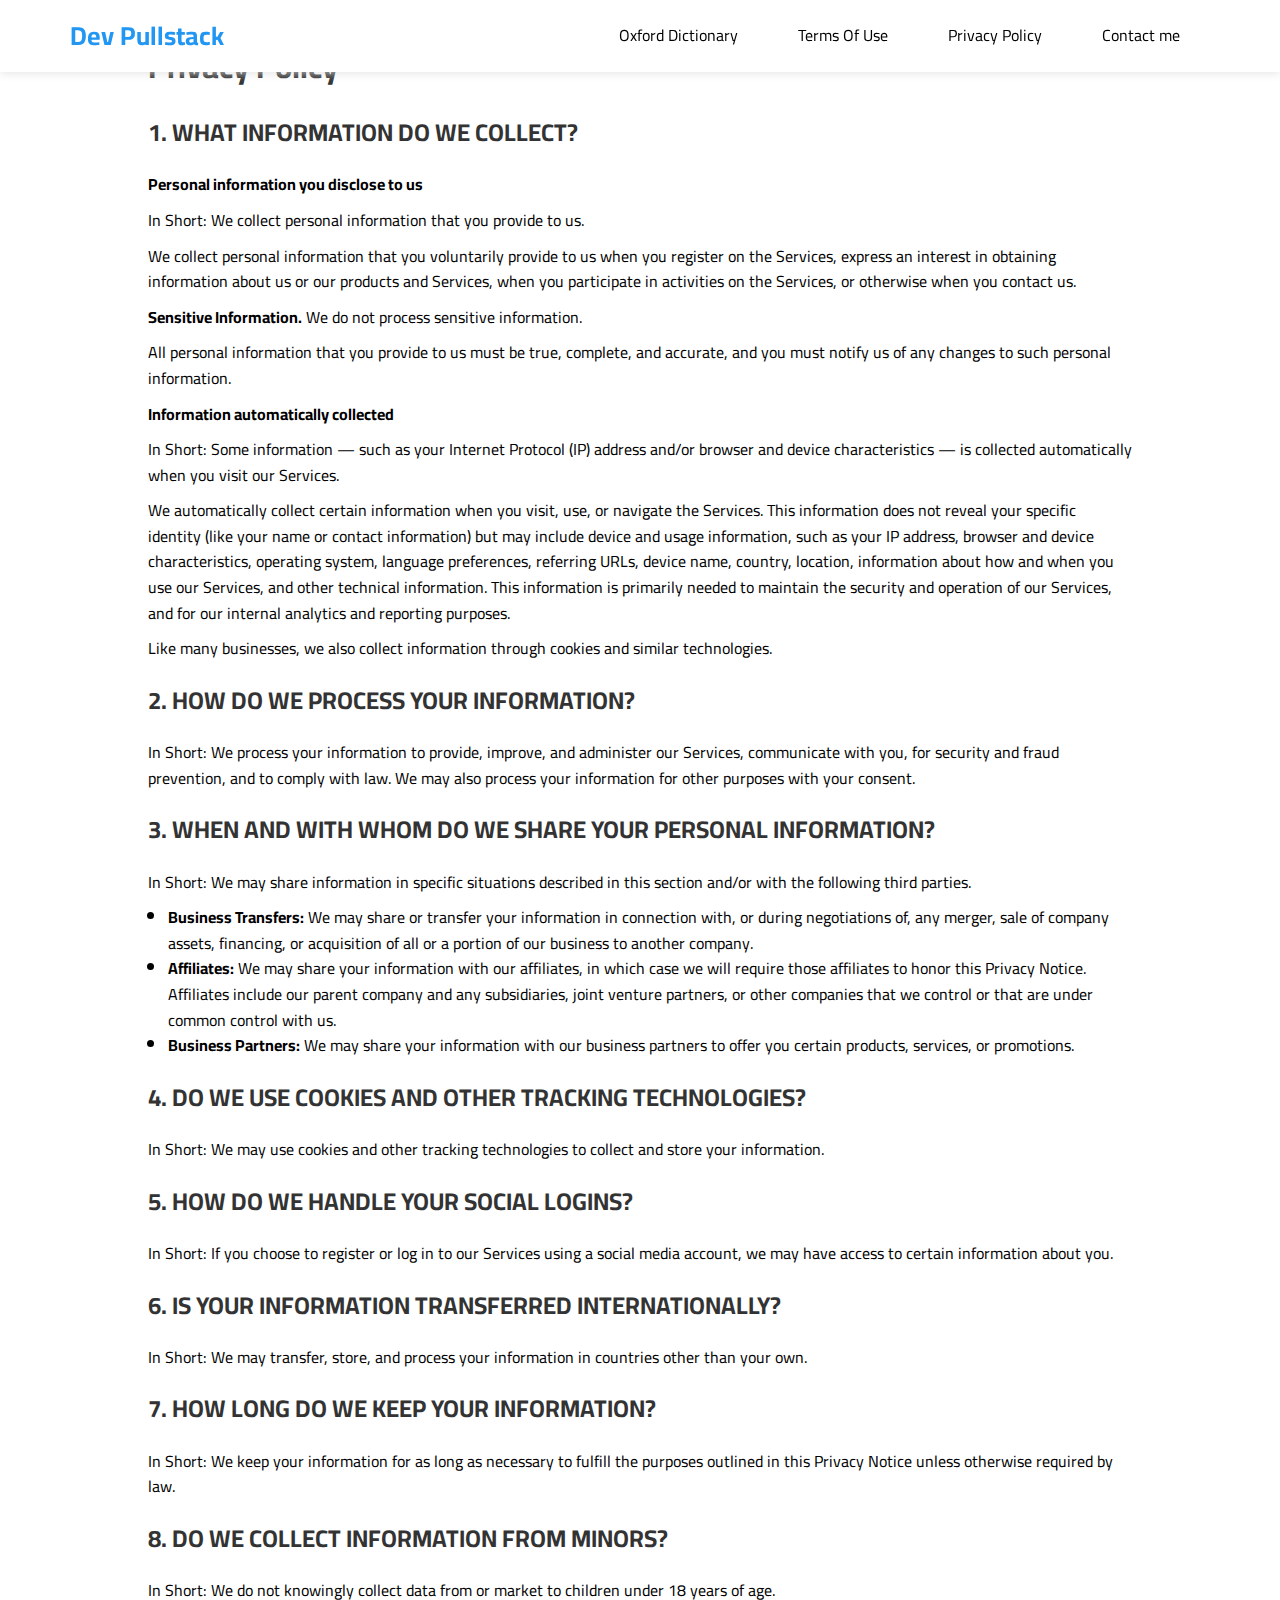
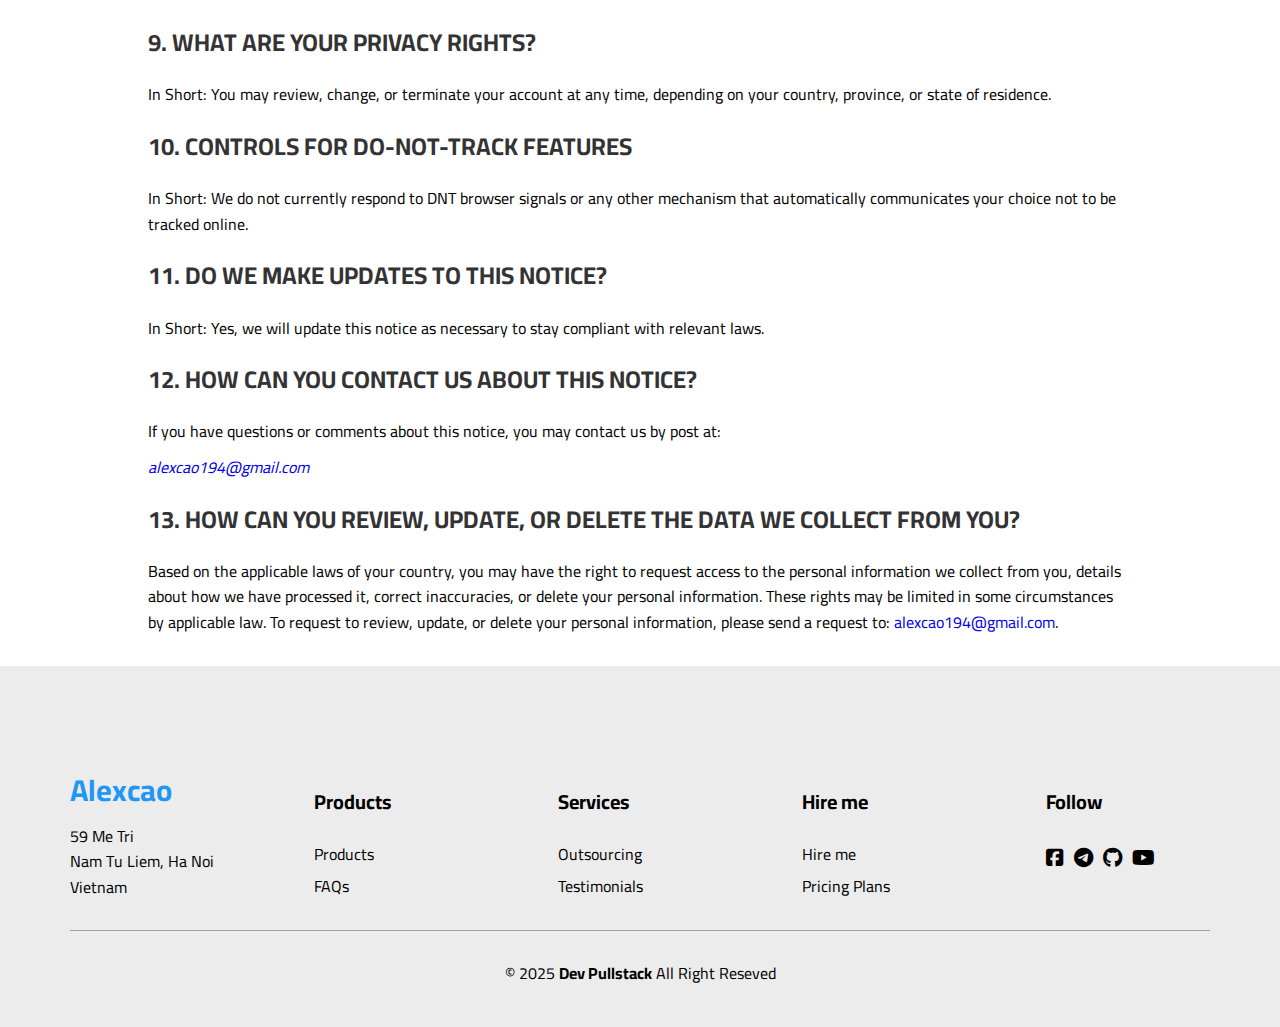
<file: pages/oxford_dictionary/privacy-policy.html>
<!DOCTYPE html>
<html lang="en">
<head>
    <meta charset="UTF-8">
    <meta name="viewport" content="width=device-width, initial-scale=1.0">
    <title>Terms Of Use</title>
    <style>
        body {
            font-family: Arial, sans-serif;
            line-height: 1.6;
            margin: 0;
            padding: 0;
        }
        .terms_body {
            width: 80%;
            margin: 0 auto;
            padding: 20px;
        }
        h1, h2 {
            color: #333;
        }
        h2 {
            margin-top: 20px;
        }
        p {
            margin: 10px 0;
        }
        .terms_body ul {
            margin: 10px 0 20px 20px;
        }
        .terms_body ul li {
            list-style-type: disc;
        }
    </style>
    <link rel="icon" href="img/fav.png" type="image/png">
    <link rel="stylesheet" href="../../css/normalize.css" />
    <link rel="stylesheet" href="../../css/style.css">
    <!-- Font Awesome -->
    <link rel="stylesheet" href="../../css/all.min.css">
    <!-- Google Fonts -->
    <link rel="preconnect" href="https://fonts.googleapis.com">
    <link rel="preconnect" href="https://fonts.gstatic.com" crossorigin>
    <link href="https://fonts.googleapis.com/css2?family=Cairo:wght@200..1000&display=swap" rel="stylesheet">  
</head>
<body>
    <!-- Start Header -->
    <div class="header" id="header">
        <div class="container">
            <a href="../../" class="logo">Dev Pullstack</a>
            <ul class="main-nav">
              <li><a href="index.html">Oxford Dictionary</a></li>
              <li><a href="tos.html">Terms Of Use</a></li>
              <li><a href="privacy-policy.html">Privacy Policy</a></li>
                <li><a href="#">Contact me</a>
                <div class="mega-menu">
                    <div class="image">
                        <img src="../../img/menu-img.png" alt="megmenu-image">
                    </div>
                    <ul class="links">
                        <li>
                          <a href="https://facebook.com/alexcao194"><i class="fa-brands fa-square-facebook"></i> Facebook</a>
                        </li>
                        <li>
                          <a href="mailto:alexcao194@email.com?subject=I%20Know%20You%20From%20Your%20Landing%20Page"><i class="fa-solid fa-envelope"></i> Email</a>
                        </li>
                        <li>
                          <a href="http://t.me/alexcao194"><i class="fa-brands fa-telegram"></i> Telegram</a>
                        </li>
                      </ul>
                      <ul class="links">
                        <li>
                          <a href="https://github.com/alexcao194"><i class="fa-brands fa-github"></i> Github</a>
                        </li>
                        <li>
                          <a href="https://www.youtube.com/@dev.pullstack"><i class="fa-brands fa-youtube"></i> Youtube</a>
                        </li>
                        <li>
                          <a href="https://www.tiktok.com/@dev.pullstack"><i class="fa-brands fa-tiktok"></i> Tiktok</a>
                        </li>
                      </ul>
                </div>
                <!-- End MegMenu -->
                </li>
            </ul>
        </div>
    </div>
    <!-- End Header -->
    <div class="terms_body">
      <h1>Privacy Policy</h1>

      <h2>1. WHAT INFORMATION DO WE COLLECT?</h2>
      <p><strong>Personal information you disclose to us</strong></p>
      <p>In Short: We collect personal information that you provide to us.</p>
      <p>We collect personal information that you voluntarily provide to us when you register on the Services, express an interest in obtaining information about us or our products and Services, when you participate in activities on the Services, or otherwise when you contact us.</p>
      <p><strong>Sensitive Information.</strong> We do not process sensitive information.</p>
      <p>All personal information that you provide to us must be true, complete, and accurate, and you must notify us of any changes to such personal information.</p>

      <p><strong>Information automatically collected</strong></p>
      <p>In Short: Some information — such as your Internet Protocol (IP) address and/or browser and device characteristics — is collected automatically when you visit our Services.</p>
      <p>We automatically collect certain information when you visit, use, or navigate the Services. This information does not reveal your specific identity (like your name or contact information) but may include device and usage information, such as your IP address, browser and device characteristics, operating system, language preferences, referring URLs, device name, country, location, information about how and when you use our Services, and other technical information. This information is primarily needed to maintain the security and operation of our Services, and for our internal analytics and reporting purposes.</p>
      <p>Like many businesses, we also collect information through cookies and similar technologies.</p>

      <h2>2. HOW DO WE PROCESS YOUR INFORMATION?</h2>
      <p>In Short: We process your information to provide, improve, and administer our Services, communicate with you, for security and fraud prevention, and to comply with law. We may also process your information for other purposes with your consent.</p>

      <h2>3. WHEN AND WITH WHOM DO WE SHARE YOUR PERSONAL INFORMATION?</h2>
      <p>In Short: We may share information in specific situations described in this section and/or with the following third parties.</p>
      <ul>
          <li><strong>Business Transfers:</strong> We may share or transfer your information in connection with, or during negotiations of, any merger, sale of company assets, financing, or acquisition of all or a portion of our business to another company.</li>
          <li><strong>Affiliates:</strong> We may share your information with our affiliates, in which case we will require those affiliates to honor this Privacy Notice. Affiliates include our parent company and any subsidiaries, joint venture partners, or other companies that we control or that are under common control with us.</li>
          <li><strong>Business Partners:</strong> We may share your information with our business partners to offer you certain products, services, or promotions.</li>
      </ul>

      <h2>4. DO WE USE COOKIES AND OTHER TRACKING TECHNOLOGIES?</h2>
      <p>In Short: We may use cookies and other tracking technologies to collect and store your information.</p>

      <h2>5. HOW DO WE HANDLE YOUR SOCIAL LOGINS?</h2>
      <p>In Short: If you choose to register or log in to our Services using a social media account, we may have access to certain information about you.</p>

      <h2>6. IS YOUR INFORMATION TRANSFERRED INTERNATIONALLY?</h2>
      <p>In Short: We may transfer, store, and process your information in countries other than your own.</p>

      <h2>7. HOW LONG DO WE KEEP YOUR INFORMATION?</h2>
      <p>In Short: We keep your information for as long as necessary to fulfill the purposes outlined in this Privacy Notice unless otherwise required by law.</p>

      <h2>8. DO WE COLLECT INFORMATION FROM MINORS?</h2>
      <p>In Short: We do not knowingly collect data from or market to children under 18 years of age.</p>

      <h2>9. WHAT ARE YOUR PRIVACY RIGHTS?</h2>
      <p>In Short: You may review, change, or terminate your account at any time, depending on your country, province, or state of residence.</p>

      <h2>10. CONTROLS FOR DO-NOT-TRACK FEATURES</h2>
      <p>In Short: We do not currently respond to DNT browser signals or any other mechanism that automatically communicates your choice not to be tracked online.</p>

      <h2>11. DO WE MAKE UPDATES TO THIS NOTICE?</h2>
      <p>In Short: Yes, we will update this notice as necessary to stay compliant with relevant laws.</p>

      <h2>12. HOW CAN YOU CONTACT US ABOUT THIS NOTICE?</h2>
      <p>If you have questions or comments about this notice, you may contact us by post at:</p>
      <address>
          <a href="mailto:alexcao194@gmail.com">alexcao194@gmail.com</a>
      </address>

      <h2>13. HOW CAN YOU REVIEW, UPDATE, OR DELETE THE DATA WE COLLECT FROM YOU?</h2>
      <p>Based on the applicable laws of your country, you may have the right to request access to the personal information we collect from you, details about how we have processed it, correct inaccuracies, or delete your personal information. These rights may be limited in some circumstances by applicable law. To request to review, update, or delete your personal information, please send a request to: <a href="mailto:alexcao194@gmail.com">alexcao194@gmail.com</a>.</p>
  </div>

              <!-- Start Footer -->
               <div class="footer">
                <div class="container">
                  <div class="list-item">
                    <div class="info">
                      <a href="#" class="logo">Alexcao</a>
                      <p>
                        59 Me Tri<br>
                        Nam Tu Liem, Ha Noi<br>
                        Vietnam<br>
                      </p>
                    </div>
                    <div class="list">
                      <h3>Products</h3>
                      <ul>
                        <li><a href="../../#product">Products</a></li>
                        <li><a href="../../#faqs"></i>FAQs</a></li>
                      </ul>
                    </div>
                    <div class="list">
                      <h3>Services</h3>
                      <ul>
                        <li><a href="../../#outsourcing">Outsourcing</a></li>
                        <li><a href="../../#testimonials">Testimonials</a></li>
                      </ul>
                    </div>
                    <div class="list">
                      <h3>Hire me</h3>
                      <ul>
                        <li><a href="../../#hire">Hire me</a>
                        </li>
                        <li><a href="../../#pricing">Pricing Plans</a></li>
                      </ul>
                    </div>
                    <div class="list">
                      <h3>Follow</h3>
                      <ul class="media">
                        <li>
                          <a href="https://facebook.com/alexcao194"><i class="fa-brands fa-square-facebook"></i></a>
                        </li>
                        <li>
                          <a href="http://t.me/alexcao194"><i class="fa-brands fa-telegram"></i></a>
                        </li>
                        <li>
                          <a href="https://github.com/alexcao194"><i class="fa-brands fa-github"></i></a>
                        </li>
                        <li>
                          <a href="https://www.youtube.com/@dev.pullstack"><i class="fa-brands fa-youtube"></i></i></a>
                        </li>
                      </ul>
                    </div>
                  </div>
                  <div class="copyright">
                      <p> &copy; 2025 <b>Dev Pullstack</b> All Right Reseved</p>
                  </div>
                </div>
               </div>
              <!-- End Footer -->
</body>
</html>
</file>
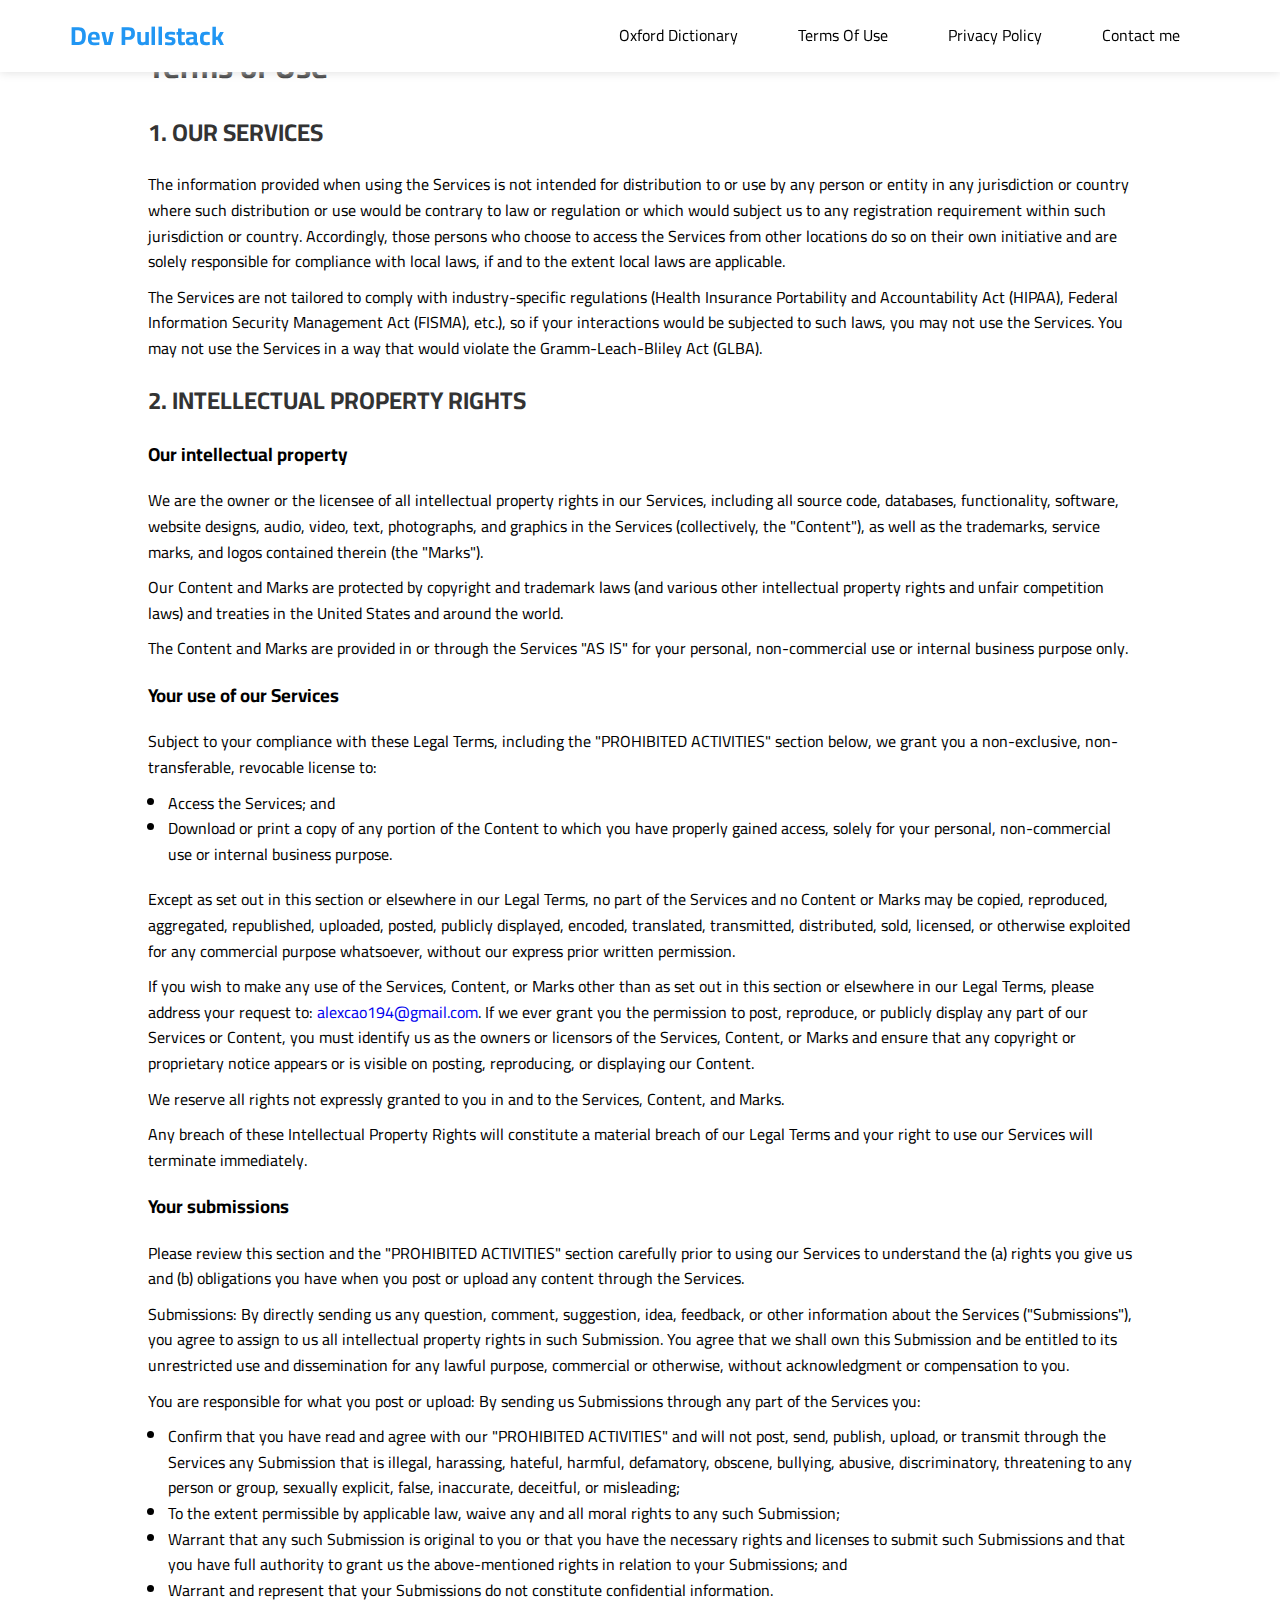
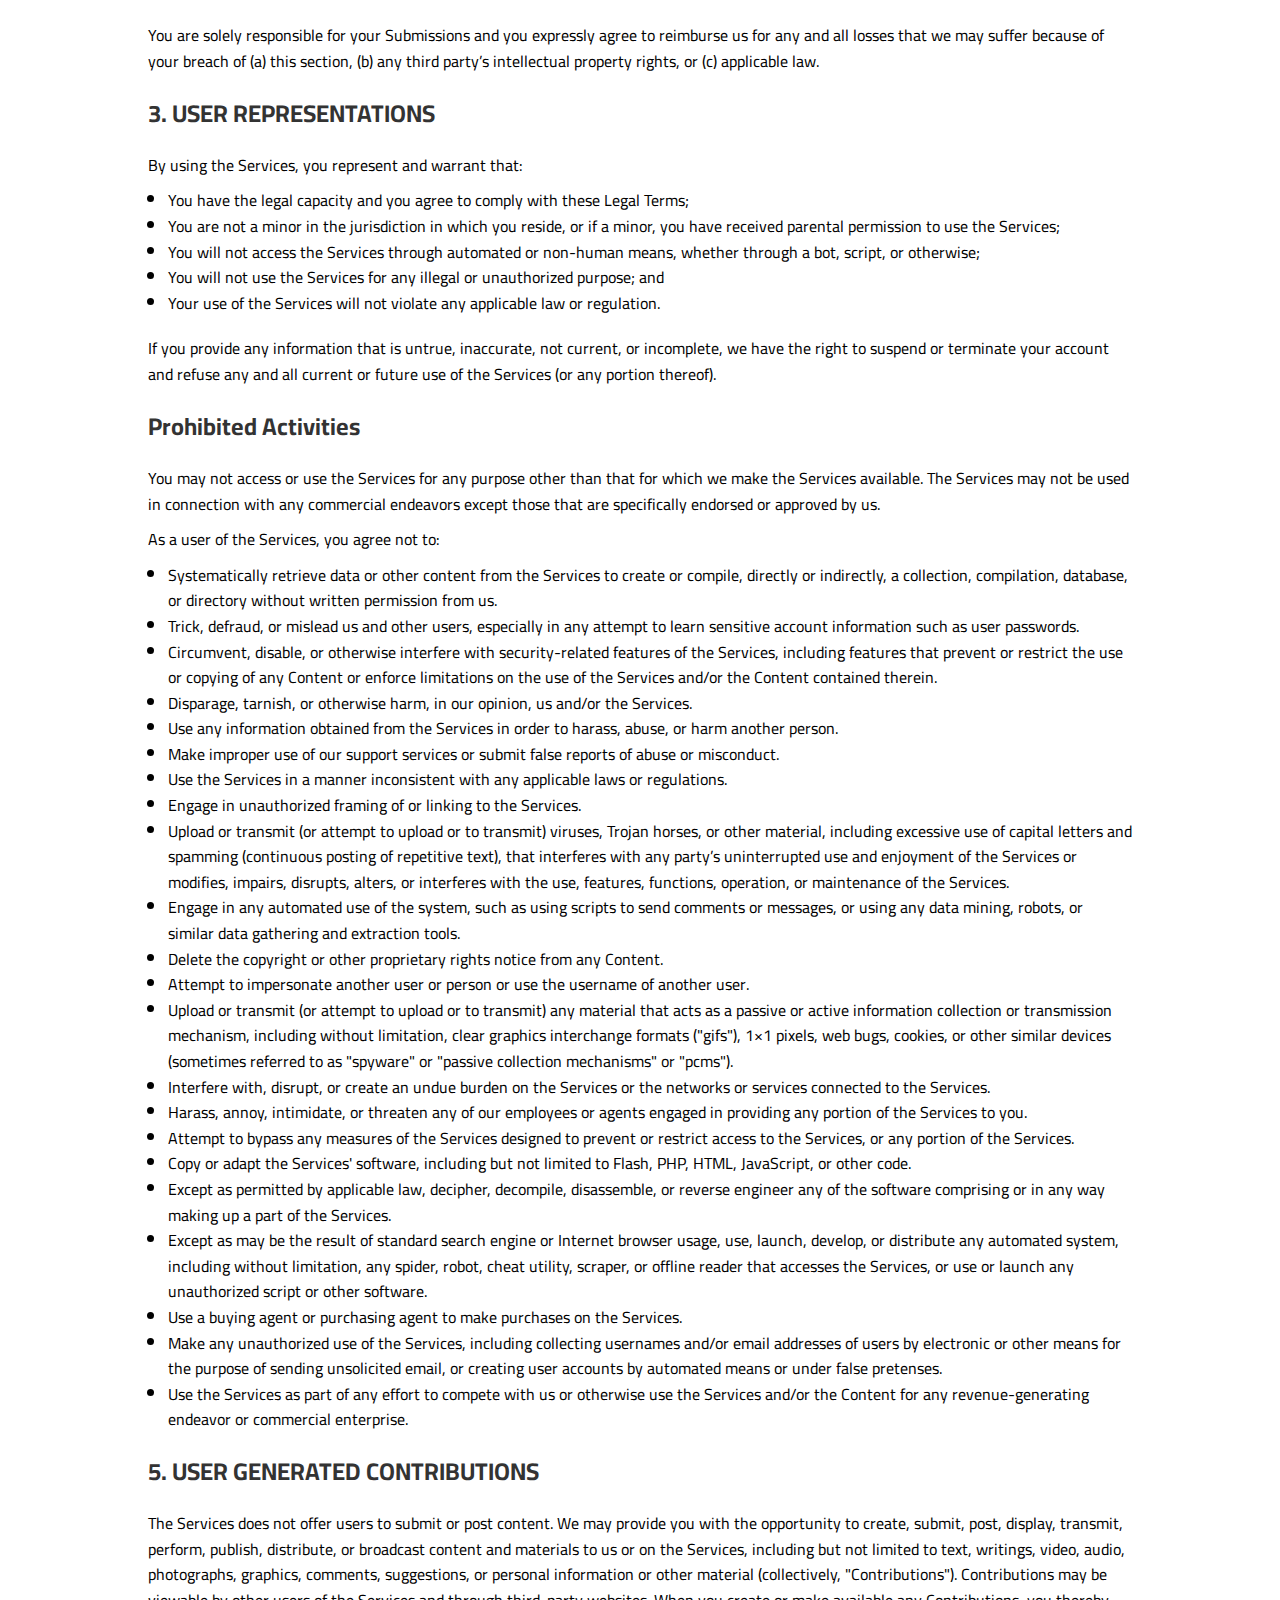
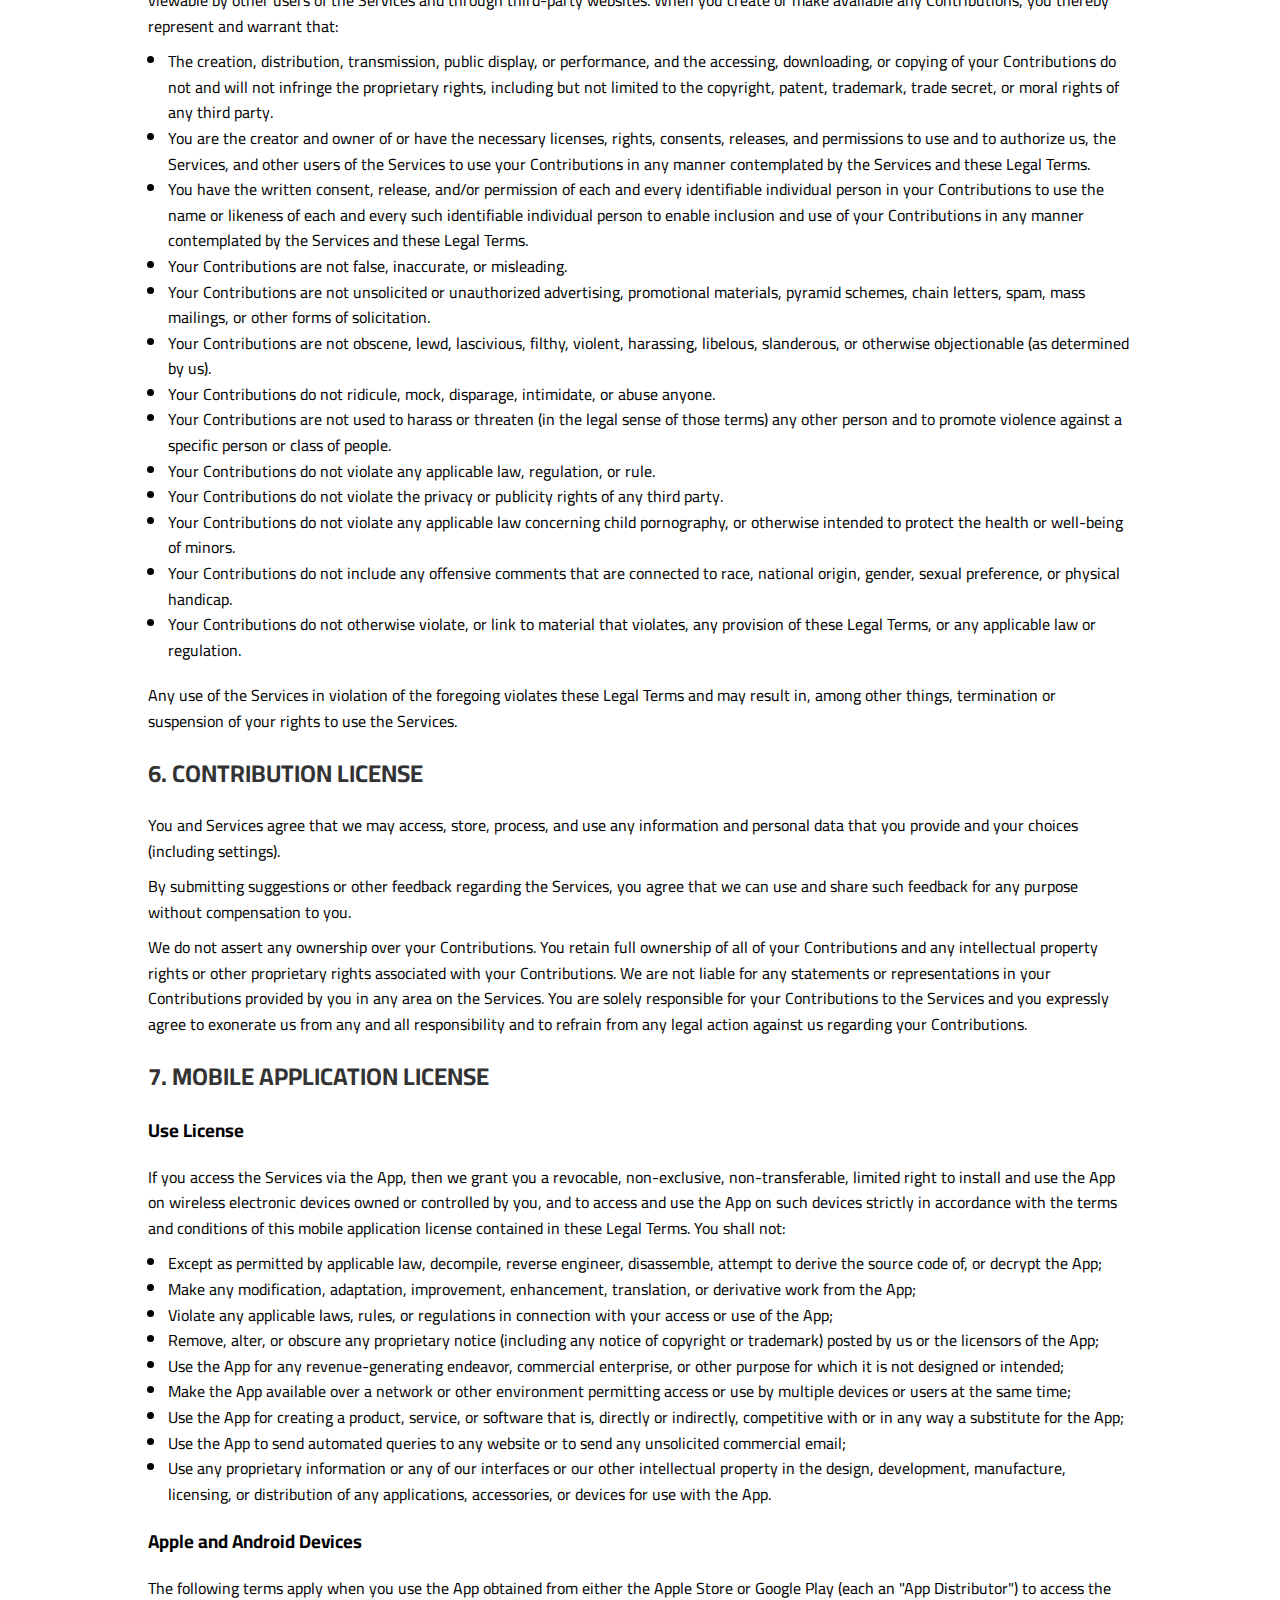
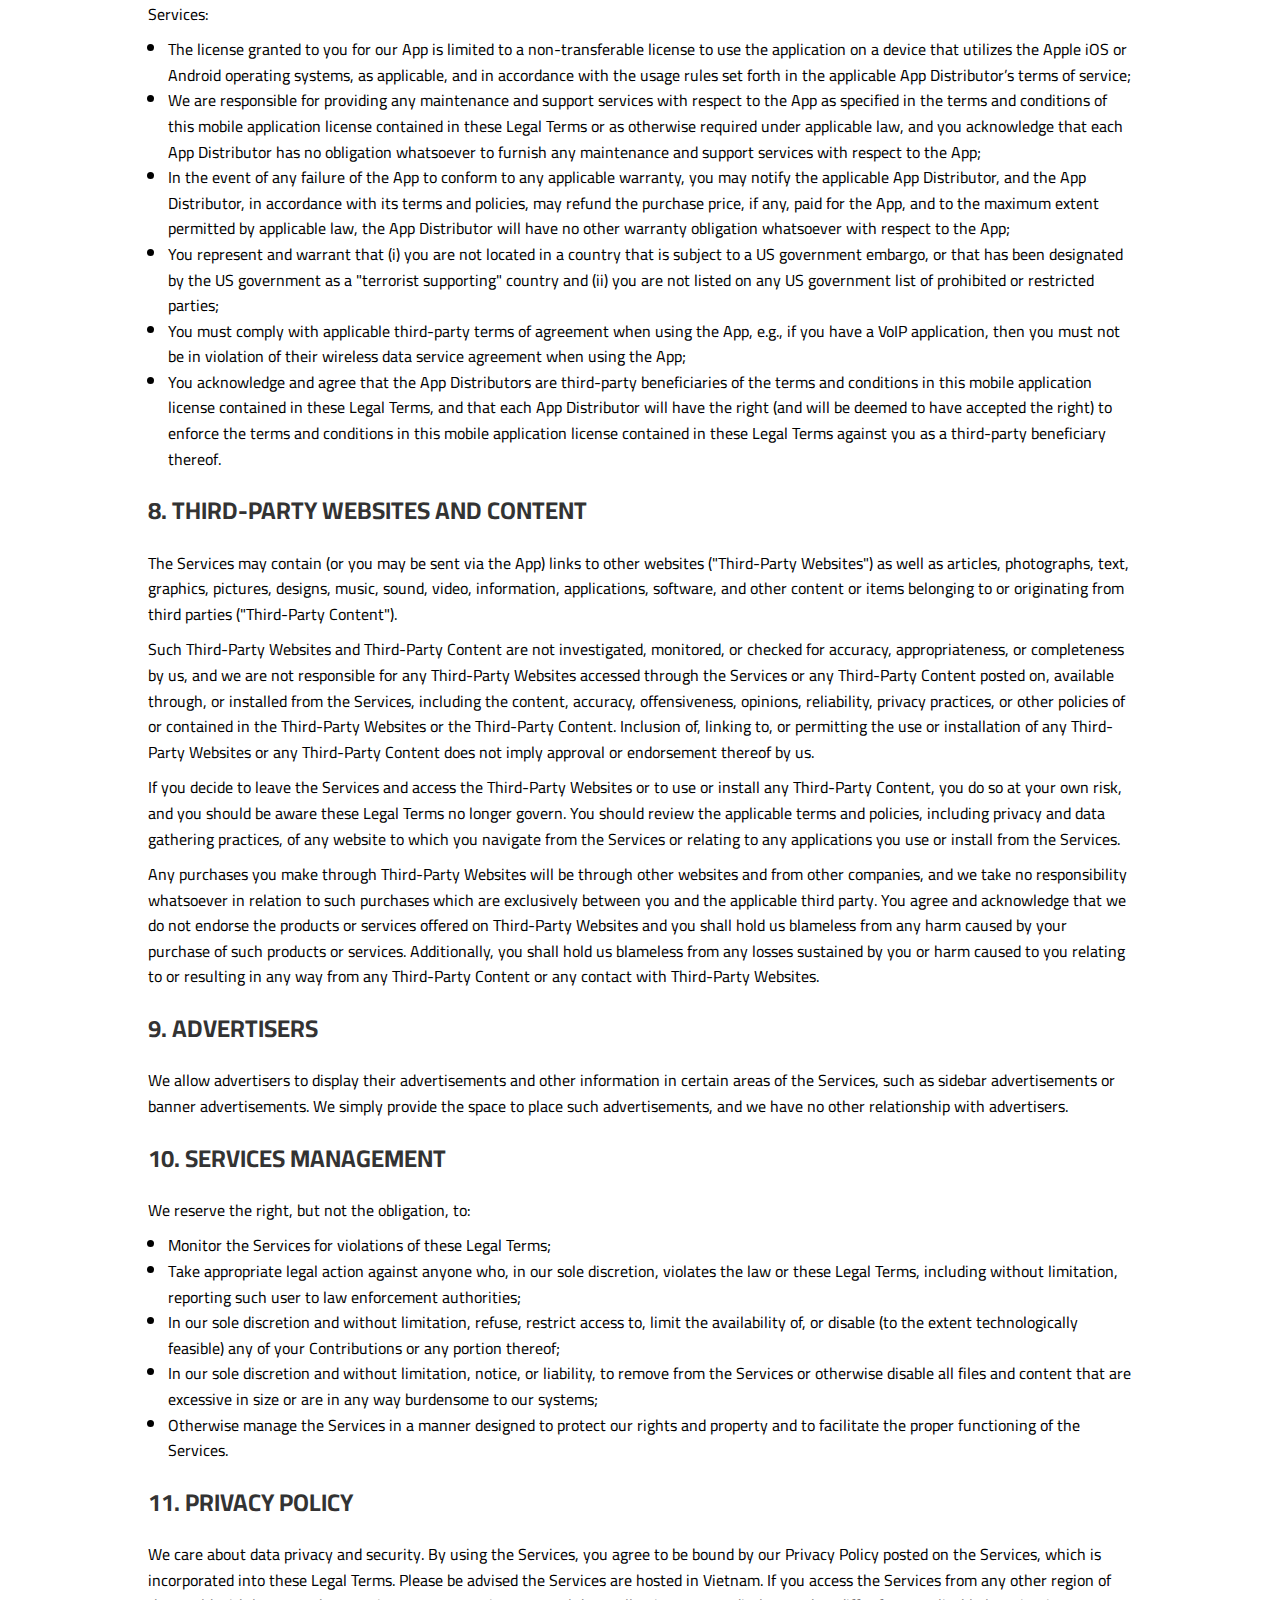
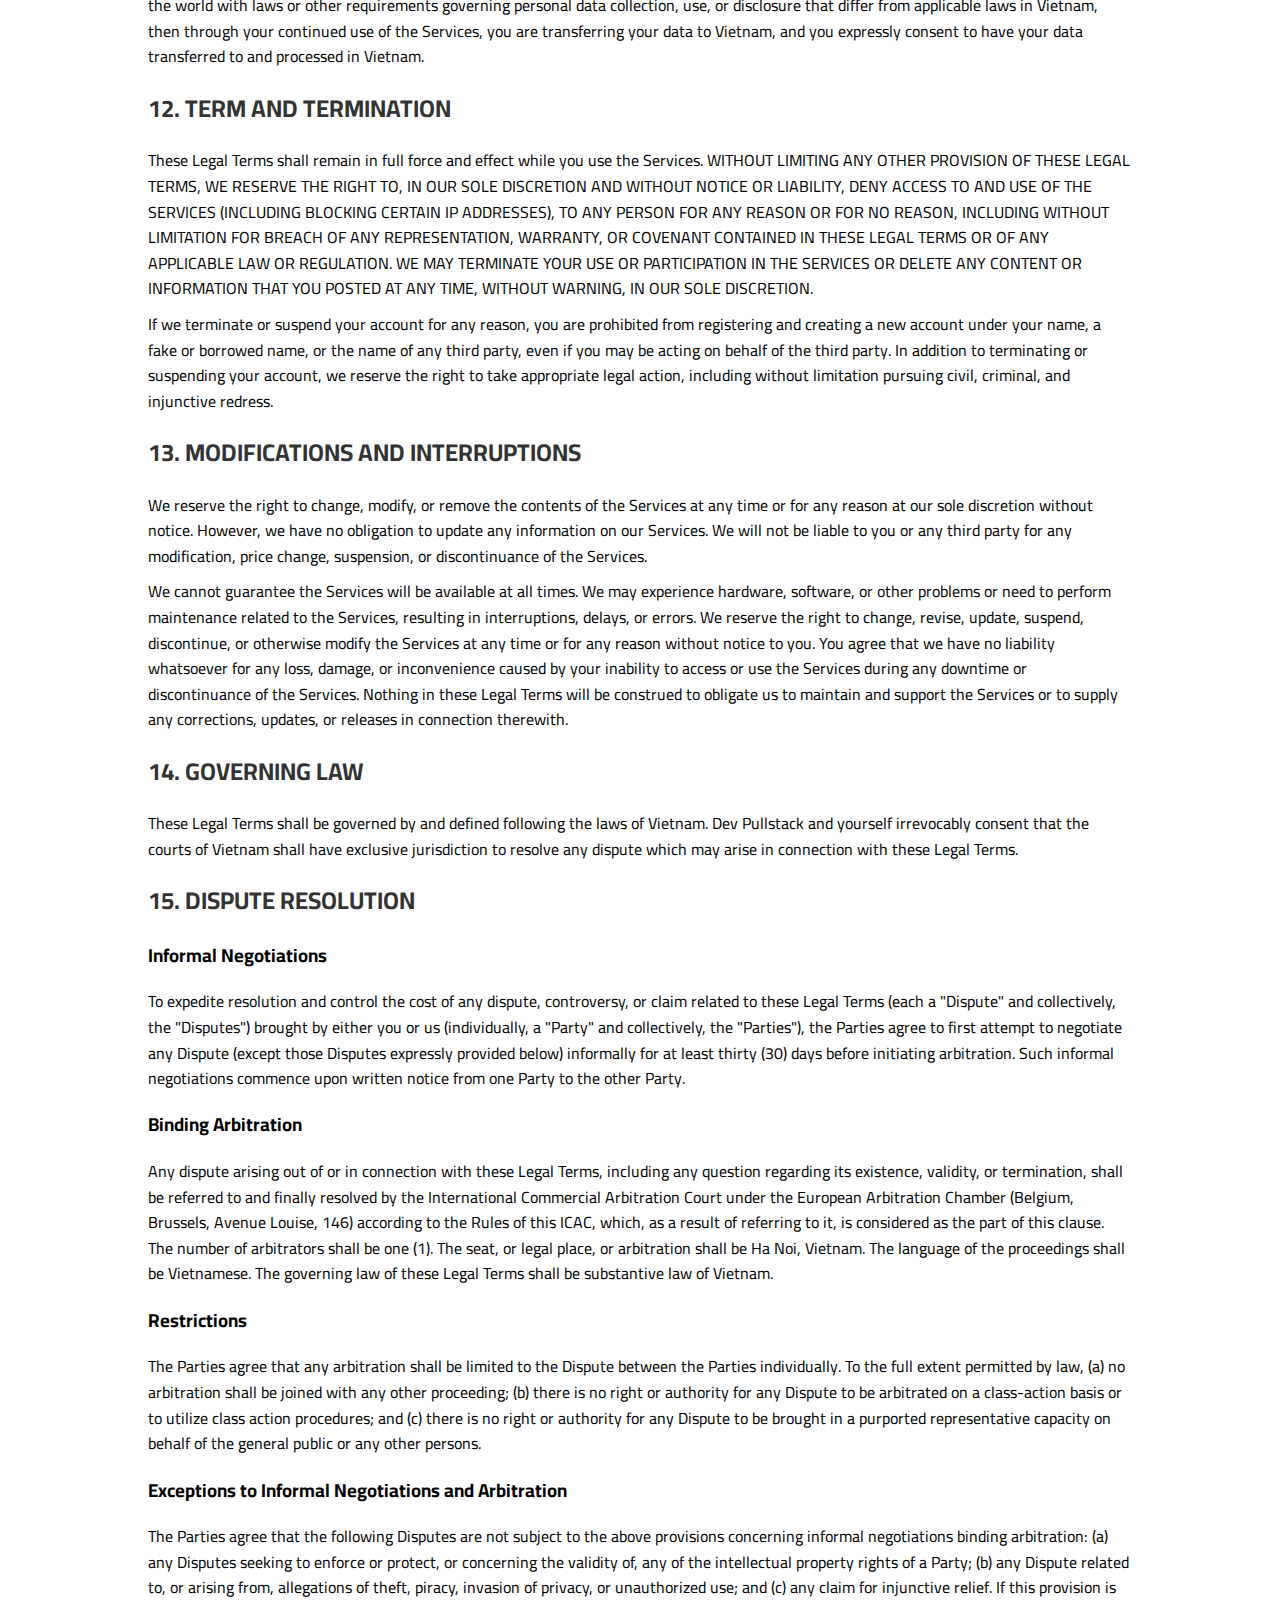
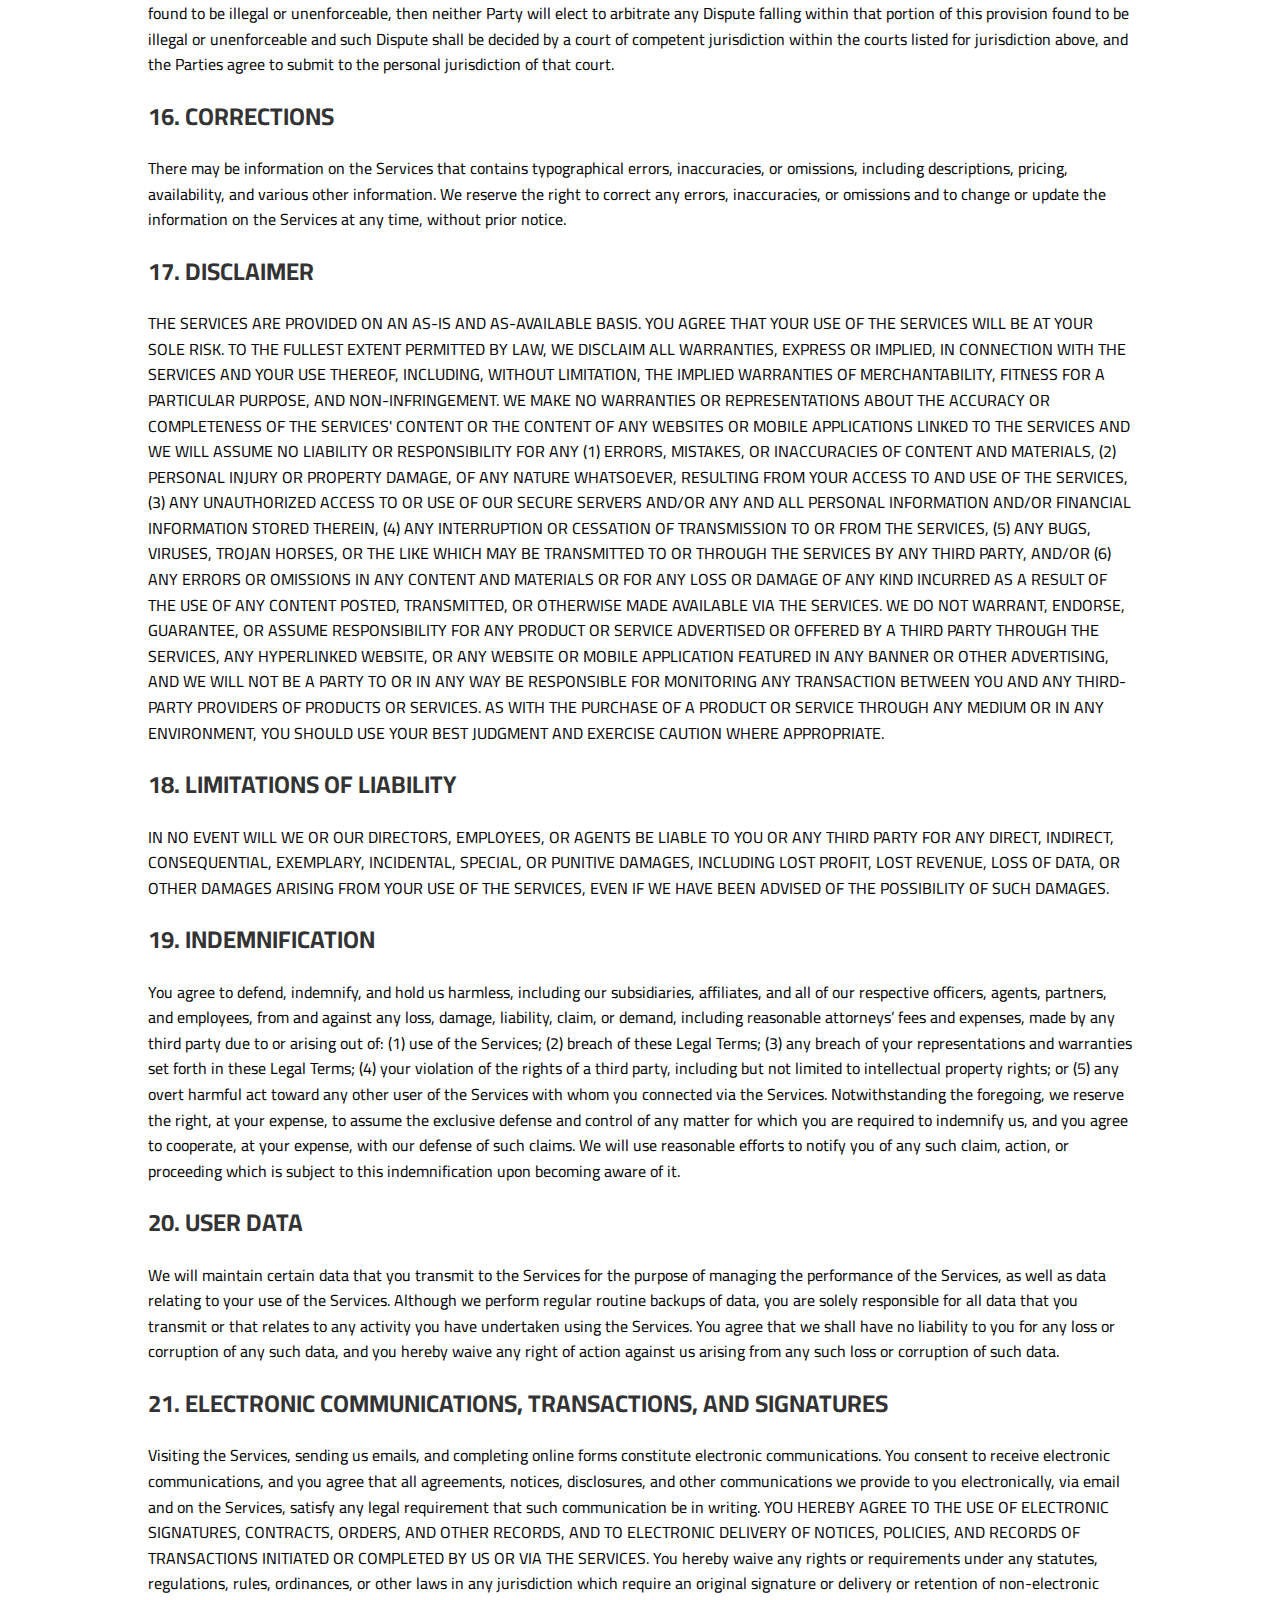
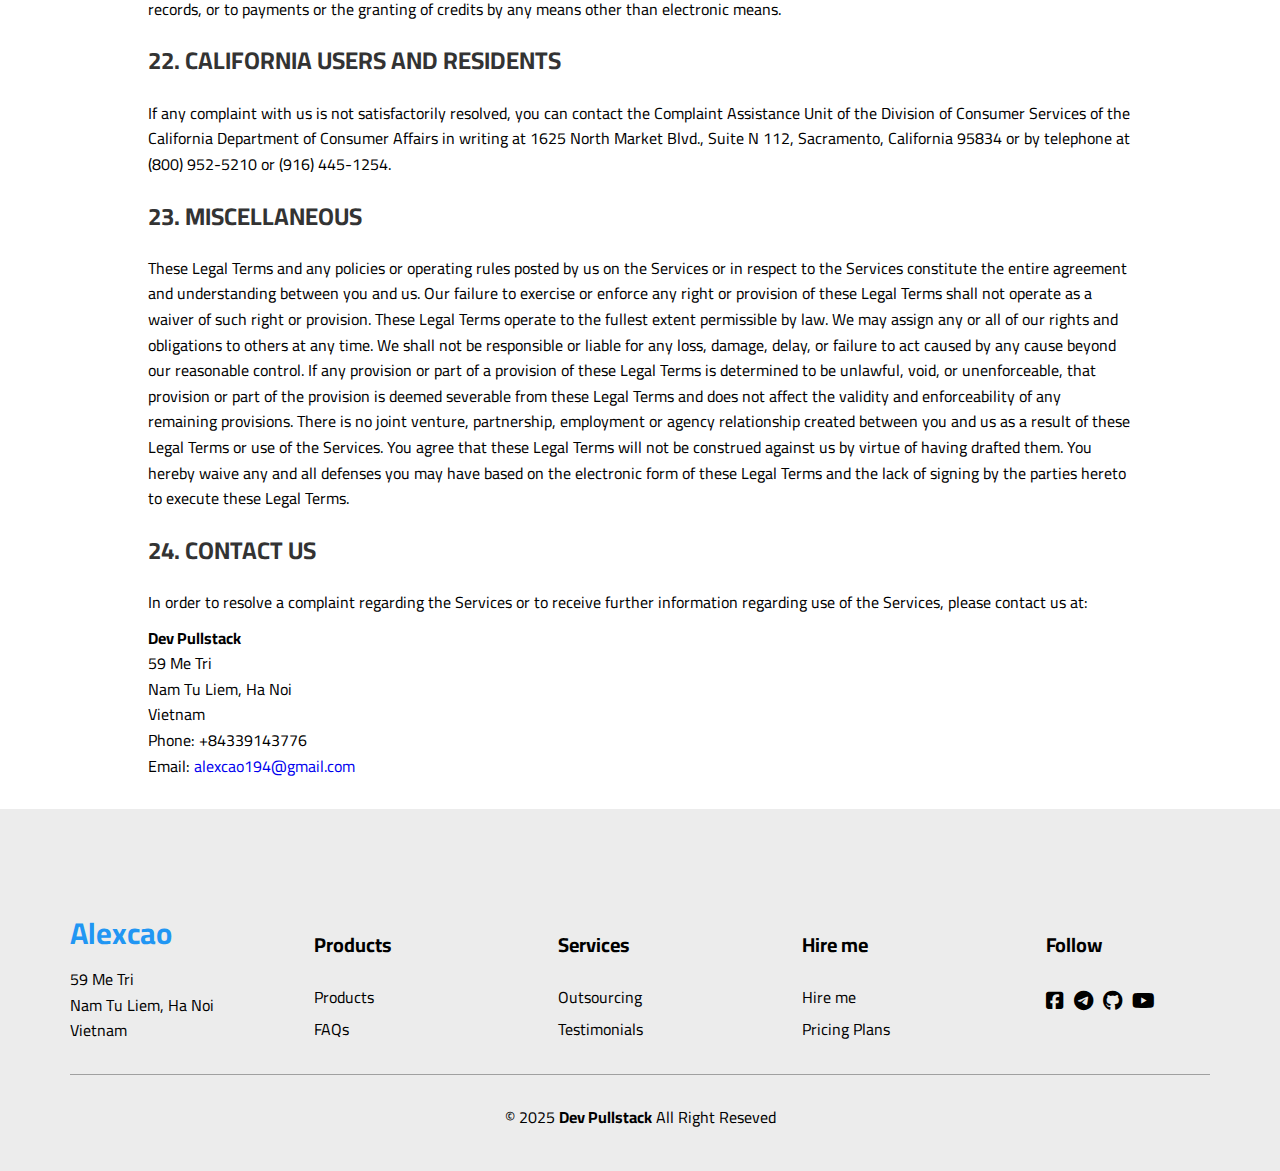
<file: pages/oxford_dictionary/tos.html>
<!DOCTYPE html>
<html lang="en">
<head>
    <meta charset="UTF-8">
    <meta name="viewport" content="width=device-width, initial-scale=1.0">
    <title>Terms Of Use</title>
    <style>
        body {
            font-family: Arial, sans-serif;
            line-height: 1.6;
            margin: 0;
            padding: 0;
        }
        .terms_body {
            width: 80%;
            margin: 0 auto;
            padding: 20px;
        }
        h1, h2 {
            color: #333;
        }
        h2 {
            margin-top: 20px;
        }
        p {
            margin: 10px 0;
        }
        .terms_body ul {
            margin: 10px 0 20px 20px;
        }
        .terms_body ul li {
            list-style-type: disc;
        }
    </style>
    <link rel="icon" href="img/fav.png" type="image/png">
    <link rel="stylesheet" href="../../css/normalize.css" />
    <link rel="stylesheet" href="../../css/style.css">
    <!-- Font Awesome -->
    <link rel="stylesheet" href="../../css/all.min.css">
    <!-- Google Fonts -->
    <link rel="preconnect" href="https://fonts.googleapis.com">
    <link rel="preconnect" href="https://fonts.gstatic.com" crossorigin>
    <link href="https://fonts.googleapis.com/css2?family=Cairo:wght@200..1000&display=swap" rel="stylesheet">  
</head>
<body>
    <!-- Start Header -->
    <div class="header" id="header">
        <div class="container">
            <a href="../../" class="logo">Dev Pullstack</a>
            <ul class="main-nav">
                <li><a href="index.html">Oxford Dictionary</a></li>
                <li><a href="tos.html">Terms Of Use</a></li>
                <li><a href="privacy-policy.html">Privacy Policy</a></li>
                <li><a href="#">Contact me</a>
                <div class="mega-menu">
                    <div class="image">
                        <img src="../../img/menu-img.png" alt="megmenu-image">
                    </div>
                    <ul class="links">
                        <li>
                          <a href="https://facebook.com/alexcao194"><i class="fa-brands fa-square-facebook"></i> Facebook</a>
                        </li>
                        <li>
                          <a href="mailto:alexcao194@email.com?subject=I%20Know%20You%20From%20Your%20Landing%20Page"><i class="fa-solid fa-envelope"></i> Email</a>
                        </li>
                        <li>
                          <a href="http://t.me/alexcao194"><i class="fa-brands fa-telegram"></i> Telegram</a>
                        </li>
                      </ul>
                      <ul class="links">
                        <li>
                          <a href="https://github.com/alexcao194"><i class="fa-brands fa-github"></i> Github</a>
                        </li>
                        <li>
                          <a href="https://www.youtube.com/@dev.pullstack"><i class="fa-brands fa-youtube"></i> Youtube</a>
                        </li>
                        <li>
                          <a href="https://www.tiktok.com/@dev.pullstack"><i class="fa-brands fa-tiktok"></i> Tiktok</a>
                        </li>
                      </ul>
                </div>
                <!-- End MegMenu -->
                </li>
            </ul>
        </div>
    </div>
    <!-- End Header -->
    <div class="terms_body">
        <h1>Terms of Use</h1>

        <h2>1. OUR SERVICES</h2>
        <p>The information provided when using the Services is not intended for distribution to or use by any person or entity in any jurisdiction or country where such distribution or use would be contrary to law or regulation or which would subject us to any registration requirement within such jurisdiction or country. Accordingly, those persons who choose to access the Services from other locations do so on their own initiative and are solely responsible for compliance with local laws, if and to the extent local laws are applicable.</p>
        <p>The Services are not tailored to comply with industry-specific regulations (Health Insurance Portability and Accountability Act (HIPAA), Federal Information Security Management Act (FISMA), etc.), so if your interactions would be subjected to such laws, you may not use the Services. You may not use the Services in a way that would violate the Gramm-Leach-Bliley Act (GLBA).</p>

        <h2>2. INTELLECTUAL PROPERTY RIGHTS</h2>
        <h3>Our intellectual property</h3>
        <p>We are the owner or the licensee of all intellectual property rights in our Services, including all source code, databases, functionality, software, website designs, audio, video, text, photographs, and graphics in the Services (collectively, the "Content"), as well as the trademarks, service marks, and logos contained therein (the "Marks").</p>
        <p>Our Content and Marks are protected by copyright and trademark laws (and various other intellectual property rights and unfair competition laws) and treaties in the United States and around the world.</p>
        <p>The Content and Marks are provided in or through the Services "AS IS" for your personal, non-commercial use or internal business purpose only.</p>

        <h3>Your use of our Services</h3>
        <p>Subject to your compliance with these Legal Terms, including the "PROHIBITED ACTIVITIES" section below, we grant you a non-exclusive, non-transferable, revocable license to:</p>
        <ul>
            <li>Access the Services; and</li>
            <li>Download or print a copy of any portion of the Content to which you have properly gained access, solely for your personal, non-commercial use or internal business purpose.</li>
        </ul>
        <p>Except as set out in this section or elsewhere in our Legal Terms, no part of the Services and no Content or Marks may be copied, reproduced, aggregated, republished, uploaded, posted, publicly displayed, encoded, translated, transmitted, distributed, sold, licensed, or otherwise exploited for any commercial purpose whatsoever, without our express prior written permission.</p>
        <p>If you wish to make any use of the Services, Content, or Marks other than as set out in this section or elsewhere in our Legal Terms, please address your request to: <a href="mailto:alexcao194@gmail.com">alexcao194@gmail.com</a>. If we ever grant you the permission to post, reproduce, or publicly display any part of our Services or Content, you must identify us as the owners or licensors of the Services, Content, or Marks and ensure that any copyright or proprietary notice appears or is visible on posting, reproducing, or displaying our Content.</p>
        <p>We reserve all rights not expressly granted to you in and to the Services, Content, and Marks.</p>
        <p>Any breach of these Intellectual Property Rights will constitute a material breach of our Legal Terms and your right to use our Services will terminate immediately.</p>

        <h3>Your submissions</h3>
        <p>Please review this section and the "PROHIBITED ACTIVITIES" section carefully prior to using our Services to understand the (a) rights you give us and (b) obligations you have when you post or upload any content through the Services.</p>
        <p>Submissions: By directly sending us any question, comment, suggestion, idea, feedback, or other information about the Services ("Submissions"), you agree to assign to us all intellectual property rights in such Submission. You agree that we shall own this Submission and be entitled to its unrestricted use and dissemination for any lawful purpose, commercial or otherwise, without acknowledgment or compensation to you.</p>
        <p>You are responsible for what you post or upload: By sending us Submissions through any part of the Services you:</p>
        <ul>
            <li>Confirm that you have read and agree with our "PROHIBITED ACTIVITIES" and will not post, send, publish, upload, or transmit through the Services any Submission that is illegal, harassing, hateful, harmful, defamatory, obscene, bullying, abusive, discriminatory, threatening to any person or group, sexually explicit, false, inaccurate, deceitful, or misleading;</li>
            <li>To the extent permissible by applicable law, waive any and all moral rights to any such Submission;</li>
            <li>Warrant that any such Submission is original to you or that you have the necessary rights and licenses to submit such Submissions and that you have full authority to grant us the above-mentioned rights in relation to your Submissions; and</li>
            <li>Warrant and represent that your Submissions do not constitute confidential information.</li>
        </ul>
        <p>You are solely responsible for your Submissions and you expressly agree to reimburse us for any and all losses that we may suffer because of your breach of (a) this section, (b) any third party’s intellectual property rights, or (c) applicable law.</p>
        <h2>3. USER REPRESENTATIONS</h2>
        <p>By using the Services, you represent and warrant that:</p>
        <ul>
            <li>You have the legal capacity and you agree to comply with these Legal Terms;</li>
            <li>You are not a minor in the jurisdiction in which you reside, or if a minor, you have received parental permission to use the Services;</li>
            <li>You will not access the Services through automated or non-human means, whether through a bot, script, or otherwise;</li>
            <li>You will not use the Services for any illegal or unauthorized purpose; and</li>
            <li>Your use of the Services will not violate any applicable law or regulation.</li>
        </ul>
        <p>If you provide any information that is untrue, inaccurate, not current, or incomplete, we have the right to suspend or terminate your account and refuse any and all current or future use of the Services (or any portion thereof).</p>
        <h2>Prohibited Activities</h2>
        <p>You may not access or use the Services for any purpose other than that for which we make the Services available. The Services may not be used in connection with any commercial endeavors except those that are specifically endorsed or approved by us.</p>
        <p>As a user of the Services, you agree not to:</p>
        <ul>
            <li>Systematically retrieve data or other content from the Services to create or compile, directly or indirectly, a collection, compilation, database, or directory without written permission from us.</li>
            <li>Trick, defraud, or mislead us and other users, especially in any attempt to learn sensitive account information such as user passwords.</li>
            <li>Circumvent, disable, or otherwise interfere with security-related features of the Services, including features that prevent or restrict the use or copying of any Content or enforce limitations on the use of the Services and/or the Content contained therein.</li>
            <li>Disparage, tarnish, or otherwise harm, in our opinion, us and/or the Services.</li>
            <li>Use any information obtained from the Services in order to harass, abuse, or harm another person.</li>
            <li>Make improper use of our support services or submit false reports of abuse or misconduct.</li>
            <li>Use the Services in a manner inconsistent with any applicable laws or regulations.</li>
            <li>Engage in unauthorized framing of or linking to the Services.</li>
            <li>Upload or transmit (or attempt to upload or to transmit) viruses, Trojan horses, or other material, including excessive use of capital letters and spamming (continuous posting of repetitive text), that interferes with any party’s uninterrupted use and enjoyment of the Services or modifies, impairs, disrupts, alters, or interferes with the use, features, functions, operation, or maintenance of the Services.</li>
            <li>Engage in any automated use of the system, such as using scripts to send comments or messages, or using any data mining, robots, or similar data gathering and extraction tools.</li>
            <li>Delete the copyright or other proprietary rights notice from any Content.</li>
            <li>Attempt to impersonate another user or person or use the username of another user.</li>
            <li>Upload or transmit (or attempt to upload or to transmit) any material that acts as a passive or active information collection or transmission mechanism, including without limitation, clear graphics interchange formats ("gifs"), 1×1 pixels, web bugs, cookies, or other similar devices (sometimes referred to as "spyware" or "passive collection mechanisms" or "pcms").</li>
            <li>Interfere with, disrupt, or create an undue burden on the Services or the networks or services connected to the Services.</li>
            <li>Harass, annoy, intimidate, or threaten any of our employees or agents engaged in providing any portion of the Services to you.</li>
            <li>Attempt to bypass any measures of the Services designed to prevent or restrict access to the Services, or any portion of the Services.</li>
            <li>Copy or adapt the Services' software, including but not limited to Flash, PHP, HTML, JavaScript, or other code.</li>
            <li>Except as permitted by applicable law, decipher, decompile, disassemble, or reverse engineer any of the software comprising or in any way making up a part of the Services.</li>
            <li>Except as may be the result of standard search engine or Internet browser usage, use, launch, develop, or distribute any automated system, including without limitation, any spider, robot, cheat utility, scraper, or offline reader that accesses the Services, or use or launch any unauthorized script or other software.</li>
            <li>Use a buying agent or purchasing agent to make purchases on the Services.</li>
            <li>Make any unauthorized use of the Services, including collecting usernames and/or email addresses of users by electronic or other means for the purpose of sending unsolicited email, or creating user accounts by automated means or under false pretenses.</li>
            <li>Use the Services as part of any effort to compete with us or otherwise use the Services and/or the Content for any revenue-generating endeavor or commercial enterprise.</li>
        </ul>
        <h2>5. USER GENERATED CONTRIBUTIONS</h2>
        <p>The Services does not offer users to submit or post content. We may provide you with the opportunity to create, submit, post, display, transmit, perform, publish, distribute, or broadcast content and materials to us or on the Services, including but not limited to text, writings, video, audio, photographs, graphics, comments, suggestions, or personal information or other material (collectively, "Contributions"). Contributions may be viewable by other users of the Services and through third-party websites. When you create or make available any Contributions, you thereby represent and warrant that:</p>
        <ul>
            <li>The creation, distribution, transmission, public display, or performance, and the accessing, downloading, or copying of your Contributions do not and will not infringe the proprietary rights, including but not limited to the copyright, patent, trademark, trade secret, or moral rights of any third party.</li>
            <li>You are the creator and owner of or have the necessary licenses, rights, consents, releases, and permissions to use and to authorize us, the Services, and other users of the Services to use your Contributions in any manner contemplated by the Services and these Legal Terms.</li>
            <li>You have the written consent, release, and/or permission of each and every identifiable individual person in your Contributions to use the name or likeness of each and every such identifiable individual person to enable inclusion and use of your Contributions in any manner contemplated by the Services and these Legal Terms.</li>
            <li>Your Contributions are not false, inaccurate, or misleading.</li>
            <li>Your Contributions are not unsolicited or unauthorized advertising, promotional materials, pyramid schemes, chain letters, spam, mass mailings, or other forms of solicitation.</li>
            <li>Your Contributions are not obscene, lewd, lascivious, filthy, violent, harassing, libelous, slanderous, or otherwise objectionable (as determined by us).</li>
            <li>Your Contributions do not ridicule, mock, disparage, intimidate, or abuse anyone.</li>
            <li>Your Contributions are not used to harass or threaten (in the legal sense of those terms) any other person and to promote violence against a specific person or class of people.</li>
            <li>Your Contributions do not violate any applicable law, regulation, or rule.</li>
            <li>Your Contributions do not violate the privacy or publicity rights of any third party.</li>
            <li>Your Contributions do not violate any applicable law concerning child pornography, or otherwise intended to protect the health or well-being of minors.</li>
            <li>Your Contributions do not include any offensive comments that are connected to race, national origin, gender, sexual preference, or physical handicap.</li>
            <li>Your Contributions do not otherwise violate, or link to material that violates, any provision of these Legal Terms, or any applicable law or regulation.</li>
        </ul>
        <p>Any use of the Services in violation of the foregoing violates these Legal Terms and may result in, among other things, termination or suspension of your rights to use the Services.</p>
        <h2>6. CONTRIBUTION LICENSE</h2>
        <p>You and Services agree that we may access, store, process, and use any information and personal data that you provide and your choices (including settings).</p>
        <p>By submitting suggestions or other feedback regarding the Services, you agree that we can use and share such feedback for any purpose without compensation to you.</p>
        <p>We do not assert any ownership over your Contributions. You retain full ownership of all of your Contributions and any intellectual property rights or other proprietary rights associated with your Contributions. We are not liable for any statements or representations in your Contributions provided by you in any area on the Services. You are solely responsible for your Contributions to the Services and you expressly agree to exonerate us from any and all responsibility and to refrain from any legal action against us regarding your Contributions.</p>
        
        <h2>7. MOBILE APPLICATION LICENSE</h2>
        <h3>Use License</h3>
        <p>If you access the Services via the App, then we grant you a revocable, non-exclusive, non-transferable, limited right to install and use the App on wireless electronic devices owned or controlled by you, and to access and use the App on such devices strictly in accordance with the terms and conditions of this mobile application license contained in these Legal Terms. You shall not:</p>
        <ul>
            <li>Except as permitted by applicable law, decompile, reverse engineer, disassemble, attempt to derive the source code of, or decrypt the App;</li>
            <li>Make any modification, adaptation, improvement, enhancement, translation, or derivative work from the App;</li>
            <li>Violate any applicable laws, rules, or regulations in connection with your access or use of the App;</li>
            <li>Remove, alter, or obscure any proprietary notice (including any notice of copyright or trademark) posted by us or the licensors of the App;</li>
            <li>Use the App for any revenue-generating endeavor, commercial enterprise, or other purpose for which it is not designed or intended;</li>
            <li>Make the App available over a network or other environment permitting access or use by multiple devices or users at the same time;</li>
            <li>Use the App for creating a product, service, or software that is, directly or indirectly, competitive with or in any way a substitute for the App;</li>
            <li>Use the App to send automated queries to any website or to send any unsolicited commercial email;</li>
            <li>Use any proprietary information or any of our interfaces or our other intellectual property in the design, development, manufacture, licensing, or distribution of any applications, accessories, or devices for use with the App.</li>
        </ul>
        
        <h3>Apple and Android Devices</h3>
        <p>The following terms apply when you use the App obtained from either the Apple Store or Google Play (each an "App Distributor") to access the Services:</p>
        <ul>
            <li>The license granted to you for our App is limited to a non-transferable license to use the application on a device that utilizes the Apple iOS or Android operating systems, as applicable, and in accordance with the usage rules set forth in the applicable App Distributor’s terms of service;</li>
            <li>We are responsible for providing any maintenance and support services with respect to the App as specified in the terms and conditions of this mobile application license contained in these Legal Terms or as otherwise required under applicable law, and you acknowledge that each App Distributor has no obligation whatsoever to furnish any maintenance and support services with respect to the App;</li>
            <li>In the event of any failure of the App to conform to any applicable warranty, you may notify the applicable App Distributor, and the App Distributor, in accordance with its terms and policies, may refund the purchase price, if any, paid for the App, and to the maximum extent permitted by applicable law, the App Distributor will have no other warranty obligation whatsoever with respect to the App;</li>
            <li>You represent and warrant that (i) you are not located in a country that is subject to a US government embargo, or that has been designated by the US government as a "terrorist supporting" country and (ii) you are not listed on any US government list of prohibited or restricted parties;</li>
            <li>You must comply with applicable third-party terms of agreement when using the App, e.g., if you have a VoIP application, then you must not be in violation of their wireless data service agreement when using the App;</li>
            <li>You acknowledge and agree that the App Distributors are third-party beneficiaries of the terms and conditions in this mobile application license contained in these Legal Terms, and that each App Distributor will have the right (and will be deemed to have accepted the right) to enforce the terms and conditions in this mobile application license contained in these Legal Terms against you as a third-party beneficiary thereof.</li>
        </ul>
        <h2>8. THIRD-PARTY WEBSITES AND CONTENT</h2>
        <p>The Services may contain (or you may be sent via the App) links to other websites ("Third-Party Websites") as well as articles, photographs, text, graphics, pictures, designs, music, sound, video, information, applications, software, and other content or items belonging to or originating from third parties ("Third-Party Content").</p>
        <p>Such Third-Party Websites and Third-Party Content are not investigated, monitored, or checked for accuracy, appropriateness, or completeness by us, and we are not responsible for any Third-Party Websites accessed through the Services or any Third-Party Content posted on, available through, or installed from the Services, including the content, accuracy, offensiveness, opinions, reliability, privacy practices, or other policies of or contained in the Third-Party Websites or the Third-Party Content. Inclusion of, linking to, or permitting the use or installation of any Third-Party Websites or any Third-Party Content does not imply approval or endorsement thereof by us.</p>
        <p>If you decide to leave the Services and access the Third-Party Websites or to use or install any Third-Party Content, you do so at your own risk, and you should be aware these Legal Terms no longer govern. You should review the applicable terms and policies, including privacy and data gathering practices, of any website to which you navigate from the Services or relating to any applications you use or install from the Services.</p>
        <p>Any purchases you make through Third-Party Websites will be through other websites and from other companies, and we take no responsibility whatsoever in relation to such purchases which are exclusively between you and the applicable third party. You agree and acknowledge that we do not endorse the products or services offered on Third-Party Websites and you shall hold us blameless from any harm caused by your purchase of such products or services. Additionally, you shall hold us blameless from any losses sustained by you or harm caused to you relating to or resulting in any way from any Third-Party Content or any contact with Third-Party Websites.</p>

        <h2>9. ADVERTISERS</h2>
        <p>We allow advertisers to display their advertisements and other information in certain areas of the Services, such as sidebar advertisements or banner advertisements. We simply provide the space to place such advertisements, and we have no other relationship with advertisers.</p>

        <h2>10. SERVICES MANAGEMENT</h2>
        <p>We reserve the right, but not the obligation, to:</p>
        <ul>
            <li>Monitor the Services for violations of these Legal Terms;</li>
            <li>Take appropriate legal action against anyone who, in our sole discretion, violates the law or these Legal Terms, including without limitation, reporting such user to law enforcement authorities;</li>
            <li>In our sole discretion and without limitation, refuse, restrict access to, limit the availability of, or disable (to the extent technologically feasible) any of your Contributions or any portion thereof;</li>
            <li>In our sole discretion and without limitation, notice, or liability, to remove from the Services or otherwise disable all files and content that are excessive in size or are in any way burdensome to our systems;</li>
            <li>Otherwise manage the Services in a manner designed to protect our rights and property and to facilitate the proper functioning of the Services.</li>
        </ul>

        <h2>11. PRIVACY POLICY</h2>
        <p>We care about data privacy and security. By using the Services, you agree to be bound by our Privacy Policy posted on the Services, which is incorporated into these Legal Terms. Please be advised the Services are hosted in Vietnam. If you access the Services from any other region of the world with laws or other requirements governing personal data collection, use, or disclosure that differ from applicable laws in Vietnam, then through your continued use of the Services, you are transferring your data to Vietnam, and you expressly consent to have your data transferred to and processed in Vietnam.</p>
        <h2>12. TERM AND TERMINATION</h2>
        <p>These Legal Terms shall remain in full force and effect while you use the Services. WITHOUT LIMITING ANY OTHER PROVISION OF THESE LEGAL TERMS, WE RESERVE THE RIGHT TO, IN OUR SOLE DISCRETION AND WITHOUT NOTICE OR LIABILITY, DENY ACCESS TO AND USE OF THE SERVICES (INCLUDING BLOCKING CERTAIN IP ADDRESSES), TO ANY PERSON FOR ANY REASON OR FOR NO REASON, INCLUDING WITHOUT LIMITATION FOR BREACH OF ANY REPRESENTATION, WARRANTY, OR COVENANT CONTAINED IN THESE LEGAL TERMS OR OF ANY APPLICABLE LAW OR REGULATION. WE MAY TERMINATE YOUR USE OR PARTICIPATION IN THE SERVICES OR DELETE ANY CONTENT OR INFORMATION THAT YOU POSTED AT ANY TIME, WITHOUT WARNING, IN OUR SOLE DISCRETION.</p>
        <p>If we terminate or suspend your account for any reason, you are prohibited from registering and creating a new account under your name, a fake or borrowed name, or the name of any third party, even if you may be acting on behalf of the third party. In addition to terminating or suspending your account, we reserve the right to take appropriate legal action, including without limitation pursuing civil, criminal, and injunctive redress.</p>

        <h2>13. MODIFICATIONS AND INTERRUPTIONS</h2>
        <p>We reserve the right to change, modify, or remove the contents of the Services at any time or for any reason at our sole discretion without notice. However, we have no obligation to update any information on our Services. We will not be liable to you or any third party for any modification, price change, suspension, or discontinuance of the Services.</p>
        <p>We cannot guarantee the Services will be available at all times. We may experience hardware, software, or other problems or need to perform maintenance related to the Services, resulting in interruptions, delays, or errors. We reserve the right to change, revise, update, suspend, discontinue, or otherwise modify the Services at any time or for any reason without notice to you. You agree that we have no liability whatsoever for any loss, damage, or inconvenience caused by your inability to access or use the Services during any downtime or discontinuance of the Services. Nothing in these Legal Terms will be construed to obligate us to maintain and support the Services or to supply any corrections, updates, or releases in connection therewith.</p>

        <h2>14. GOVERNING LAW</h2>
        <p>These Legal Terms shall be governed by and defined following the laws of Vietnam. Dev Pullstack and yourself irrevocably consent that the courts of Vietnam shall have exclusive jurisdiction to resolve any dispute which may arise in connection with these Legal Terms.</p>

        <h2>15. DISPUTE RESOLUTION</h2>
        <h3>Informal Negotiations</h3>
        <p>To expedite resolution and control the cost of any dispute, controversy, or claim related to these Legal Terms (each a "Dispute" and collectively, the "Disputes") brought by either you or us (individually, a "Party" and collectively, the "Parties"), the Parties agree to first attempt to negotiate any Dispute (except those Disputes expressly provided below) informally for at least thirty (30) days before initiating arbitration. Such informal negotiations commence upon written notice from one Party to the other Party.</p>
        <h3>Binding Arbitration</h3>
        <p>Any dispute arising out of or in connection with these Legal Terms, including any question regarding its existence, validity, or termination, shall be referred to and finally resolved by the International Commercial Arbitration Court under the European Arbitration Chamber (Belgium, Brussels, Avenue Louise, 146) according to the Rules of this ICAC, which, as a result of referring to it, is considered as the part of this clause. The number of arbitrators shall be one (1). The seat, or legal place, or arbitration shall be Ha Noi, Vietnam. The language of the proceedings shall be Vietnamese. The governing law of these Legal Terms shall be substantive law of Vietnam.</p>
        <h3>Restrictions</h3>
        <p>The Parties agree that any arbitration shall be limited to the Dispute between the Parties individually. To the full extent permitted by law, (a) no arbitration shall be joined with any other proceeding; (b) there is no right or authority for any Dispute to be arbitrated on a class-action basis or to utilize class action procedures; and (c) there is no right or authority for any Dispute to be brought in a purported representative capacity on behalf of the general public or any other persons.</p>
        <h3>Exceptions to Informal Negotiations and Arbitration</h3>
        <p>The Parties agree that the following Disputes are not subject to the above provisions concerning informal negotiations binding arbitration: (a) any Disputes seeking to enforce or protect, or concerning the validity of, any of the intellectual property rights of a Party; (b) any Dispute related to, or arising from, allegations of theft, piracy, invasion of privacy, or unauthorized use; and (c) any claim for injunctive relief. If this provision is found to be illegal or unenforceable, then neither Party will elect to arbitrate any Dispute falling within that portion of this provision found to be illegal or unenforceable and such Dispute shall be decided by a court of competent jurisdiction within the courts listed for jurisdiction above, and the Parties agree to submit to the personal jurisdiction of that court.</p>

        <h2>16. CORRECTIONS</h2>
        <p>There may be information on the Services that contains typographical errors, inaccuracies, or omissions, including descriptions, pricing, availability, and various other information. We reserve the right to correct any errors, inaccuracies, or omissions and to change or update the information on the Services at any time, without prior notice.</p>
        <h2>17. DISCLAIMER</h2>
        <p>THE SERVICES ARE PROVIDED ON AN AS-IS AND AS-AVAILABLE BASIS. YOU AGREE THAT YOUR USE OF THE SERVICES WILL BE AT YOUR SOLE RISK. TO THE FULLEST EXTENT PERMITTED BY LAW, WE DISCLAIM ALL WARRANTIES, EXPRESS OR IMPLIED, IN CONNECTION WITH THE SERVICES AND YOUR USE THEREOF, INCLUDING, WITHOUT LIMITATION, THE IMPLIED WARRANTIES OF MERCHANTABILITY, FITNESS FOR A PARTICULAR PURPOSE, AND NON-INFRINGEMENT. WE MAKE NO WARRANTIES OR REPRESENTATIONS ABOUT THE ACCURACY OR COMPLETENESS OF THE SERVICES' CONTENT OR THE CONTENT OF ANY WEBSITES OR MOBILE APPLICATIONS LINKED TO THE SERVICES AND WE WILL ASSUME NO LIABILITY OR RESPONSIBILITY FOR ANY (1) ERRORS, MISTAKES, OR INACCURACIES OF CONTENT AND MATERIALS, (2) PERSONAL INJURY OR PROPERTY DAMAGE, OF ANY NATURE WHATSOEVER, RESULTING FROM YOUR ACCESS TO AND USE OF THE SERVICES, (3) ANY UNAUTHORIZED ACCESS TO OR USE OF OUR SECURE SERVERS AND/OR ANY AND ALL PERSONAL INFORMATION AND/OR FINANCIAL INFORMATION STORED THEREIN, (4) ANY INTERRUPTION OR CESSATION OF TRANSMISSION TO OR FROM THE SERVICES, (5) ANY BUGS, VIRUSES, TROJAN HORSES, OR THE LIKE WHICH MAY BE TRANSMITTED TO OR THROUGH THE SERVICES BY ANY THIRD PARTY, AND/OR (6) ANY ERRORS OR OMISSIONS IN ANY CONTENT AND MATERIALS OR FOR ANY LOSS OR DAMAGE OF ANY KIND INCURRED AS A RESULT OF THE USE OF ANY CONTENT POSTED, TRANSMITTED, OR OTHERWISE MADE AVAILABLE VIA THE SERVICES. WE DO NOT WARRANT, ENDORSE, GUARANTEE, OR ASSUME RESPONSIBILITY FOR ANY PRODUCT OR SERVICE ADVERTISED OR OFFERED BY A THIRD PARTY THROUGH THE SERVICES, ANY HYPERLINKED WEBSITE, OR ANY WEBSITE OR MOBILE APPLICATION FEATURED IN ANY BANNER OR OTHER ADVERTISING, AND WE WILL NOT BE A PARTY TO OR IN ANY WAY BE RESPONSIBLE FOR MONITORING ANY TRANSACTION BETWEEN YOU AND ANY THIRD-PARTY PROVIDERS OF PRODUCTS OR SERVICES. AS WITH THE PURCHASE OF A PRODUCT OR SERVICE THROUGH ANY MEDIUM OR IN ANY ENVIRONMENT, YOU SHOULD USE YOUR BEST JUDGMENT AND EXERCISE CAUTION WHERE APPROPRIATE.</p>

        <h2>18. LIMITATIONS OF LIABILITY</h2>
        <p>IN NO EVENT WILL WE OR OUR DIRECTORS, EMPLOYEES, OR AGENTS BE LIABLE TO YOU OR ANY THIRD PARTY FOR ANY DIRECT, INDIRECT, CONSEQUENTIAL, EXEMPLARY, INCIDENTAL, SPECIAL, OR PUNITIVE DAMAGES, INCLUDING LOST PROFIT, LOST REVENUE, LOSS OF DATA, OR OTHER DAMAGES ARISING FROM YOUR USE OF THE SERVICES, EVEN IF WE HAVE BEEN ADVISED OF THE POSSIBILITY OF SUCH DAMAGES.</p>

        <h2>19. INDEMNIFICATION</h2>
        <p>You agree to defend, indemnify, and hold us harmless, including our subsidiaries, affiliates, and all of our respective officers, agents, partners, and employees, from and against any loss, damage, liability, claim, or demand, including reasonable attorneys’ fees and expenses, made by any third party due to or arising out of: (1) use of the Services; (2) breach of these Legal Terms; (3) any breach of your representations and warranties set forth in these Legal Terms; (4) your violation of the rights of a third party, including but not limited to intellectual property rights; or (5) any overt harmful act toward any other user of the Services with whom you connected via the Services. Notwithstanding the foregoing, we reserve the right, at your expense, to assume the exclusive defense and control of any matter for which you are required to indemnify us, and you agree to cooperate, at your expense, with our defense of such claims. We will use reasonable efforts to notify you of any such claim, action, or proceeding which is subject to this indemnification upon becoming aware of it.</p>

        <h2>20. USER DATA</h2>
        <p>We will maintain certain data that you transmit to the Services for the purpose of managing the performance of the Services, as well as data relating to your use of the Services. Although we perform regular routine backups of data, you are solely responsible for all data that you transmit or that relates to any activity you have undertaken using the Services. You agree that we shall have no liability to you for any loss or corruption of any such data, and you hereby waive any right of action against us arising from any such loss or corruption of such data.</p>

        <h2>21. ELECTRONIC COMMUNICATIONS, TRANSACTIONS, AND SIGNATURES</h2>
        <p>Visiting the Services, sending us emails, and completing online forms constitute electronic communications. You consent to receive electronic communications, and you agree that all agreements, notices, disclosures, and other communications we provide to you electronically, via email and on the Services, satisfy any legal requirement that such communication be in writing. YOU HEREBY AGREE TO THE USE OF ELECTRONIC SIGNATURES, CONTRACTS, ORDERS, AND OTHER RECORDS, AND TO ELECTRONIC DELIVERY OF NOTICES, POLICIES, AND RECORDS OF TRANSACTIONS INITIATED OR COMPLETED BY US OR VIA THE SERVICES. You hereby waive any rights or requirements under any statutes, regulations, rules, ordinances, or other laws in any jurisdiction which require an original signature or delivery or retention of non-electronic records, or to payments or the granting of credits by any means other than electronic means.</p>

        <h2>22. CALIFORNIA USERS AND RESIDENTS</h2>
        <p>If any complaint with us is not satisfactorily resolved, you can contact the Complaint Assistance Unit of the Division of Consumer Services of the California Department of Consumer Affairs in writing at 1625 North Market Blvd., Suite N 112, Sacramento, California 95834 or by telephone at (800) 952-5210 or (916) 445-1254.</p>

        <h2>23. MISCELLANEOUS</h2>
        <p>These Legal Terms and any policies or operating rules posted by us on the Services or in respect to the Services constitute the entire agreement and understanding between you and us. Our failure to exercise or enforce any right or provision of these Legal Terms shall not operate as a waiver of such right or provision. These Legal Terms operate to the fullest extent permissible by law. We may assign any or all of our rights and obligations to others at any time. We shall not be responsible or liable for any loss, damage, delay, or failure to act caused by any cause beyond our reasonable control. If any provision or part of a provision of these Legal Terms is determined to be unlawful, void, or unenforceable, that provision or part of the provision is deemed severable from these Legal Terms and does not affect the validity and enforceability of any remaining provisions. There is no joint venture, partnership, employment or agency relationship created between you and us as a result of these Legal Terms or use of the Services. You agree that these Legal Terms will not be construed against us by virtue of having drafted them. You hereby waive any and all defenses you may have based on the electronic form of these Legal Terms and the lack of signing by the parties hereto to execute these Legal Terms.</p>

        <h2>24. CONTACT US</h2>
        <p>In order to resolve a complaint regarding the Services or to receive further information regarding use of the Services, please contact us at:</p>
        <p><strong>Dev Pullstack</strong><br>
        59 Me Tri<br>
        Nam Tu Liem, Ha Noi<br>
        Vietnam<br>
        Phone: +84339143776<br>
        Email: <a href="mailto:alexcao194@gmail.com">alexcao194@gmail.com</a></p>

    </div>

              <!-- Start Footer -->
               <div class="footer">
                <div class="container">
                  <div class="list-item">
                    <div class="info">
                      <a href="#" class="logo">Alexcao</a>
                      <p>
                        59 Me Tri<br>
                        Nam Tu Liem, Ha Noi<br>
                        Vietnam<br>
                      </p>
                    </div>
                    <div class="list">
                      <h3>Products</h3>
                      <ul>
                        <li><a href="../../#product">Products</a></li>
                        <li><a href="../../#faqs"></i>FAQs</a></li>
                      </ul>
                    </div>
                    <div class="list">
                      <h3>Services</h3>
                      <ul>
                        <li><a href="../../#outsourcing">Outsourcing</a></li>
                        <li><a href="../../#testimonials">Testimonials</a></li>
                      </ul>
                    </div>
                    <div class="list">
                      <h3>Hire me</h3>
                      <ul>
                        <li><a href="../../#hire">Hire me</a>
                        </li>
                        <li><a href="../../#pricing">Pricing Plans</a></li>
                      </ul>
                    </div>
                    <div class="list">
                      <h3>Follow</h3>
                      <ul class="media">
                        <li>
                          <a href="https://facebook.com/alexcao194"><i class="fa-brands fa-square-facebook"></i></a>
                        </li>
                        <li>
                          <a href="http://t.me/alexcao194"><i class="fa-brands fa-telegram"></i></a>
                        </li>
                        <li>
                          <a href="https://github.com/alexcao194"><i class="fa-brands fa-github"></i></a>
                        </li>
                        <li>
                          <a href="https://www.youtube.com/@dev.pullstack"><i class="fa-brands fa-youtube"></i></i></a>
                        </li>
                      </ul>
                    </div>
                  </div>
                  <div class="copyright">
                      <p> &copy; 2025 <b>Dev Pullstack</b> All Right Reseved</p>
                  </div>
                </div>
               </div>
              <!-- End Footer -->
</body>
</html>
</file>
<file: css/style.css>
/* Start Variables */
:root{
    --main-color:#2196f3;
    --main-color-alt:#1787e0;
    --section-color:#ececec;
}
/* End Variables */
/* Start Gloable  */
*{
    -webkit-box-sizing: border-box;
    -moz-box-sizing: border-box;
    box-sizing: border-box;
}

body{
    font-family: "Cairo", sans-serif;
}
html{
    scroll-behavior: smooth;
}
ul{
    list-style: none;
    margin:0;
    padding: 0;
}
a{
    text-decoration: none;
}
.container{
    padding-left: 15px;
    padding-right: 15px;
    margin-left: auto;
    margin-right: auto;
}
/* Small */
@media (min-width: 768px){
    .container{
        width: 750px;
    }
} 
/* Medium */
@media (min-width: 992px){
    .container{
        width: 970px;
    }
}
/* Large */
@media (min-width: 1200px){
    .container{
        width: 1170px;
    }
}
.main-title{
    position: relative;
    margin: 0 auto 80px;
    border: 2px solid black;
    padding: 10px 20px;
    font-size: 30px;
    width: fit-content;
    z-index: 1;
    transition: 0.3s;
    text-transform: uppercase;
}
.main-title::before{
    content: '';
    position: absolute;
    width: 12px;
    height: 12px;
    background-color: var(--main-color);
    border-radius: 50%;
    left: -30px;
    top: 50%;
    transform: translateY(-50%);
}
.main-title::after{
    content: '';
    position: absolute;
    width: 12px;
    height: 12px;
    background-color: var(--main-color);
    border-radius: 50%;
    right: -30px;
    top: 50%;
    transform: translateY(-50%);
}
.spikes{
    position: relative;
}
.spikes::after{
    content: '';
    position: absolute;
    right: 0;
    width: 100%;
    height: 30px;
    /* background-color: rebeccapurple; */
    z-index: 1;
    background-image: linear-gradient(135deg,  white 25%, transparent 25%),
    linear-gradient(222deg,  white 25%, transparent 25%);
    background-size: 30px 30px;
}

/* End Gloable  */

/* Start header */
.header{
    background-color: #fff;
    -webkit-box-shadow:  0 0 10px #ddd;
    -moz-box-shadow:  0 0 10px #ddd;
    box-shadow: 0 0 10px #ddd;
    position: fixed;
    width: 100%;
    z-index: 2;
}
.header .container{
    display: flex;
    justify-content: space-between;
    align-items: center;
    flex-wrap: wrap;
    position: relative;
}
.header .logo{
    color: var(--main-color);
    font-size: 26px;
    font-weight: bold;
    height: 72px;
    display: flex;
    justify-content: center;
    align-items: center;
}
@media (max-width: 767px){
    .header .logo{
        width: 100%;
        /* height: 50%; */
    }
} 
.header .main-nav{
    display: flex;
}
@media (max-width: 767px){
    .header .main-nav{
        margin: auto;
    }
} 
.header .main-nav > li:hover .mega-menu{
    opacity: 1;
    visibility: visible;
    display: flex;
    top: calc(100% + 1px);

}
.header .main-nav > li > a{
    height: 72px;
    display: flex;
    justify-content: center;
    align-items: center;   
    position: relative;
    color: #000;
    padding: 0 30px;
    overflow: hidden;
    transition: 0.3s;
}
@media (max-width: 767px){
    .header .main-nav > li > a{
        padding: 10px;
        font-size: 14px;
        height: 40px;
    }
} 
.header .main-nav > li > a::before{
   content: "";
   position: absolute;
   width: 100%;
   height: 4px;
   background-color: var(--main-color);
   top: 0;
   left: -100%;
   transition: 0.3s;
}
.header .main-nav > li > a:hover{
    background-color: #fafafa;
    color: var(--main-color);
}
.header .main-nav > li > a:hover::before{
    left: 0;
}
.header .mega-menu{
    position: absolute;
    width: 100%;
    left: 0;
    padding: 30px;
    background-color: #fff;
    border-bottom: 3px solid var(--main-color);
    opacity: 0;
    visibility: hidden;
    display: flex;
    opacity: 0;
    gap: 40px;
    top: calc(100% + 50%);
    transition: top 0.3s, opacity 0.3s;
}
@media (max-width: 767px){
    .header .mega-menu{
        flex-direction: column;
        gap: 0;
        padding: 5px;
    }
    .header .mega-menu .links li{
        border-bottom: 1px solid #e9e6e6;
    }
} 
.header .mega-menu .image img{ 
    max-width: 100%;
    width: 500px;
}
@media (max-width: 991px){
    .header .mega-menu .image img{
        display: none;
    }
} 
.header .mega-menu .links{
    min-width: 250px;
    flex: 1;
} 
.header .mega-menu .links li{
    position: relative;
}
.header .mega-menu .links li:not(:last-child){
    border-bottom: 1px solid #e9e6e6;
}
.header .mega-menu .links li::before{
    content: "";
    position: absolute;
    left: 0;
    top: 0;
    width: 0;
    height: 100%;
    background-color: #fafafa;
    z-index: -1;
    transition: 0.3s;
}
.header .mega-menu .links li:hover:before{
    width: 100%;
}
.header .mega-menu .links li a{
    color: var(--main-color);
    padding: 15px;
    display: block;
    font-size: 18px;
    font-weight: bold;
}
.header .mega-menu .links li i{
    margin-right: 10px;
}
/* End header */

/* Start Landing */
.landing{
    position: relative;
}
.landing::before{
    content: "";
    position: absolute;
    left: 0;
    top: -40px;
    width: 100%;
    height: 100%;
    background-color: #ececec;
    z-index: -1;
}
.landing .container .slider{
    position: relative;
    width: 100%;
    height: 750px;
    overflow: hidden;
    transition: 1s;
}
.landing .container .slider .list{
    position: absolute;
    left: 0;
    display: flex;
    height: 100%;
    max-width: 100%;
    transition: 1s;
}
.landing .container .slider .list .item{
    flex: 1 0 100%; /* Ensure each item takes full width */
    display: flex;
    align-items: center;
    justify-content: center;
    /* gap: 20px; */
    padding: 20px;
    box-sizing: border-box;
}
.landing .container .slider .buttons{
    position: absolute;
    left: 45%;
    bottom: 8%;
    display: flex;
    justify-content: space-between;
    width: 10%;
}
.landing .container .slider .buttons button{
   width: 50px;
   height: 50px;
   background-color:#7b7b7b00;
   border-radius: 50%;
   border: none;
   color: var(--main-color);
   font-family: monospace;
   font-weight: bold;
   cursor: pointer;
   font-size: 20px;

}

@media (max-width: 991px){
    .landing .text{
        text-align: center;
    }
}
.landing .text h1{
    font-size: 40px;
    margin: 0;
    letter-spacing: -2px;
}
@media (max-width: 767px){
    .landing .text h1{
        font-size: 28px;
    }
}
.landing .text p{
    font-size: 20px;
    line-height: 1.7;
    margin: 5px 0 0;
    color: #666;
    max-width: 500px;
}
@media (max-width: 991px){
    .landing .text p{
        margin: 10px auto;
        font-size: 18px;
    }
}
@media (max-width: 767px){
    .landing .text p{
        font-size: 18px;
    }
}
.landing .image img{
    position: relative;
    width: 400px;
    margin-left: 20px;
    animation:  up-and-down 3s linear infinite;
}
.landing .screenshot img{
    position: relative;
    width: 200px;
    margin-left: 20px;
    animation:  up-and-down 3s linear infinite;
}
@media (max-width: 991px){
    .landing .image img{
        display: none;
    }
}
#scroll-up{
    display: none;
    background-color: #fff;
    color: var(--main-color);
    border: 2px solid var(--main-color);
    border-radius: 50%;
    width: 50px;
    height: 50px;
    position: fixed; 
    bottom: 30px; 
    right: 30px; 
    z-index: 999;
}
#scroll-up:hover{
    color: #fff;
    background-color: var(--main-color);
    cursor: pointer;
}
#scroll-up i{
    font-size: 20px;
    font-weight: 900;
    animation: bouncing 1.5s infinite;
}
/* End Landing */

/* Start article */
.article{
    padding-top: 100px;
    padding-bottom: 100px;
    position: relative;
}
.article .container{
    display: grid;
    grid-template-columns: repeat(auto-fill, minmax(250px, 1fr));
    gap: 40px;
    
}
.article .box{
    box-shadow: 0 2px 15px rgb(0 0 0 / 10%);
    background-color: white;
    border-radius: 6px;
    overflow: hidden;
    transition: transform 0.3s, box-shadow 0.3s;
}
.article .box:hover{
    transform: translateY(-10px);
    box-shadow: 0 2px 15px rgb(0 0 0 / 20%);
}
.article .box img{
    max-width: 100%;
    width: 100%;
    height: 120px;
    object-fit: cover;
}
.article .box .content{  
    padding: 20px;
}
.article .box .content h3{ 
    margin: 0; 
}
.article .box .content p{  
    margin: 10px 0 0 0;
    line-height: 1.5;
    color: #777;
}
.article .box .info{  
    padding: 20px;
    border-top: 1px solid #e6e6e7;
    display: flex;
    justify-content: space-between;
    align-items: center;
}
.article .box .info a{   
    color: var(--main-color);
    font-weight: bold;
}
.article .box .info i{  
    color: var(--main-color);
}
.article .box:hover .info i{  
    animation: move-arrow 0.6s linear infinite;
}
/* End article */

/* Start gallery */
.gallery{
    padding-top: 100px;
    padding-bottom: 100px;
    position: relative;
    background-color: var(--section-color);
}
.gallery .container{
    display: grid;
    grid-template-columns: repeat(auto-fill, minmax(300px, 1fr));
    gap: 40px;
}
.gallery .box {
    padding: 15px;
    background-color: white;
    box-shadow: 0px 12px 20px 0px rgb(0 0 0 / 13%), 0px 2px 4px 0px rgb(0 0 0 / 12%);
}
.gallery .box .image{
    position: relative;
    overflow: hidden;
}
.gallery .box .image::before{
    content: '';
    position: absolute;
    top: 50%;
    left: 50%;
    transform: translate(-50%, -50%);
    background-color: rgba(255, 255, 255, 20%);
    width: 0;
    height: 0;
    opacity: 0;
    z-index: 2;
}
.gallery .box .image:hover::before{
    animation: flashing 0.7s;
}
.gallery .box .image img{
    width: 100%;
    height: 250px;
    max-width: 100%;
    transition: 0.3s;
}
.gallery .box .image:hover img{
    transform: rotate(5deg) scale(1.1);
}
/* End gallery */

/* start testimonials */
.testimonials{
    padding-top: 100px;
    padding-bottom: 100px;
    position: relative;
    background-color: var(--section-color);
}
.testimonials .container{
    display: grid;
    grid-template-columns: repeat(auto-fill, minmax(300px, 1fr));
    gap: 40px;
}
.testimonials .box{
    position: relative;
    background-color: #fff;
    padding: 20px;
    box-shadow: 0px 2px 4px rgb(0 0 0 / 7%);
    border-radius: 6px;
}
.testimonials .box img{
    /* max-width: 100%; */
    width: 100px;
    position: absolute;
    border-radius: 50%;
    border: 10px solid var(--section-color);
    top:-50px;
    right: -10px;
}
.testimonials .box h3{
    margin: 0 0 10px;
}
.testimonials .box .titel{
    font-size: 16;
    color: #777;
    letter-spacing: 1px;
}
.testimonials .box .rate{
    margin: 10px 0 10px;
    
}
.testimonials .box .rate .filled{
    color: #FFC107;
}
.testimonials .box p{
    color: #777;
    line-height: 1.5;
    margin-bottom: 0;
    
}
/* End testimonials */


/* Strat services */
.services{
    padding-top: 100px;
    padding-bottom: 100px;
    position: relative;
    background-color: var(--section-color);
}
.services .container{
    display: grid;
    grid-template-columns: repeat(auto-fill, minmax(300px, 1fr));
    gap: 40px;
}
.services .box{
    position: relative;
    background-color: #fff;
    box-shadow: 0px 12px 20px 0px rgb(0 0 0 / 13%), 0px 2px 4px 0px rgb(0 0 0 / 12%);
    counter-increment: services;
    transition: 0.3s;
}
.services .box::before{
    content: '';
    position: absolute;
    background-color: var(--main-color);
    width: 0;
    height:3px;
    top:-3px;
    left: 50%;
    transition: 0.3s;
    transform: translateX(-50%);
}
.services .box:hover::before{
    width: 100%;
}
.services .box:hover{
    transform: translateY(-10%);
}
.services .box i{
    margin: 30px auto 20px;
    display: block;
    text-align: center;
    color: #d5d5d5;
    font-size: 60px;
}
.services .box h3{
    text-align: center;
    color: var(--main-color);
    font-size: 25px;
    margin: 20px 0 40px;
}
.services .box .info{
   padding: 15px;
   background-color: #f9f9f9;
   text-align: right;
   position: relative;
}
.services .box .info::before{
    content: "0" counter(services);
    position: absolute;
    display: flex;
    justify-content: center;
    align-items: center;
    color: #fff;
    font-size: 30px;
    font-weight: bold;
    padding-right: 15px;
    top: 0;
    left: 0;
    height: 100%;
    width: 80px;
    background-color: var(--main-color);
}
.services .box .info::after{
    content: '';
    position: absolute;
    top: 0;
    left: 80px;
    height: 100%;
    width: 50px;
    background-color:#d5d5d5;
    transform: skewX(-30deg);
}
.services .box .info a{
    color: var(--main-color);
}
/* End services */

/* Start our-skills */
.our-skills{
    padding-top: 100px;
    padding-bottom: 100px;
    position: relative;
}
.our-skills .container{
    display: flex;
    align-items: center;
    gap: 20px;
} 
.our-skills .box {
    flex: 1;
}
.our-skills .box .prog-holder h3{
    display: flex;
    justify-content: space-between;
    align-items: center; 
}
.our-skills .box .prog-holder h3 span{
    font-size: 12px;
    border: 1px solid #ccc;
    border-radius: 4px;
    padding: 3px 5px;
    color: var(--main-color);
}
.our-skills .box .prog-holder .prog{
    position: relative;
    background-color: #eee;
    height: 30px;
    width: 100%;
}
.our-skills .box .prog-holder .prog span{
    background-color: var(--main-color);
    position: absolute;
    top: 0;
    left: 0;
    height: 100%;
    transition: width 0.5s linear;
} 
/* End our-skills */

/* Start events */
.events{
    padding-top: 100px;
    padding-bottom: 100px;
    position: relative;
    background-color: var(--section-color);
}
.events .container{
    display: flex;
    align-items: center;
    flex-wrap: wrap;
}
.events .list{
    display: flex;
    align-items: center;
    flex-direction: column;
}
.events .container img{
    max-width: 450px;
}
.events .container .feature{
    max-width: 450px;
    border-radius: 16px;
}
@media (max-width:991px){
    .events .container img{
        display: none;
    }
}
.events .container .info{
    flex: 1;
    text-align: center;
}
.events .container .info .time{
    display: flex;
    align-items: center;
    justify-content: center;
    gap: 10px;
    margin: 20px auto;
}
.events .container .info .time .unit{
    border: 1px solid #c3c3c3;
    border-radius: 6px;
    width: 80px;
    text-align: center;
    transition: 0.3s;
}
.events .container .info .time .unit:hover{
    border-color: var(--main-color);
}
.events .container .info .time .unit span{
    display: block;
}
.events .container .info .time .unit span:first-child{
    font-size: 35px;
    padding: 15px;
    color: var(--main-color);
    font-weight: bold;
}
.events .container .info .time .unit span:last-child{
    padding: 8px 10px;
    font-size: 13px;
    border-top: 1px solid #d4d4d4;
}
.events .container .info h2{
    margin-top: 30px;
    font-size: 30px;
}
.events .container .info p{
    color: #777;
    line-height: 1.5;
    font-size: 18px

}
.events .container .subscribe{
    width: 100%;
    margin-top: 50px;
}
.events .container .subscribe form{
   display: flex;
   background-color: #f6f6f6;
   width: 600px;
   margin: 20px auto;
   padding: 30px 40px;
   border-radius: 50px;
   gap: 20px;
}
@media (max-width:991px){
    .events .container .subscribe form{
        flex-direction: column;
        /* border-radius: 0; */
        max-width: 100%;
        padding: 20px;
    }
}
.events .container .subscribe form input[type="email"]{
    padding: 20px;
    border-radius: 50px;
    border: none;
    flex: 1;
    caret-color: var(--main-color);
}
.events .container .subscribe form input[type="submit"]{
    padding: 20px;
    border-radius: 50px;
    border: none;
    background-color: var(--main-color);
    color: white;
    font-weight: bold;
    cursor: pointer;
    transition: 0.3s;
}
.events .container .subscribe form input[type="submit"]:hover{
    background-color: #fff;
    border: 2px solid var(--main-color);
    color: var(--main-color);
}
/* End events */

/* Start pricing */
.pricing{
    padding-top: 100px;
    padding-bottom: 100px;
    position: relative;
    background-color: var(--section-color);
}
.pricing .dots{
    position: absolute;
    background-image: url("../img/dots.png");
    width: 205px;
    height: 180px;
}
.pricing .dots.dots-up{
    right: 0;
    top: 200px;
}
.pricing .dots.dots-down{
    left: 0;
    bottom: 200px;
}
.pricing .container{
    display: grid;
    grid-template-columns: repeat(auto-fill, minmax(300px, 1fr));
    gap: 40px;
} 
.pricing .container .box{
    position: relative;
    background-color: white;
    box-shadow: 0px 12px 20px 0px rgb(0 0 0 / 13%);
    text-align: center;
   transition: 0.3s;
}
.pricing .container .box:hover{
    transform: translateY(-3%);
}
@media (min-width:1200px){
    .pricing .container .box.popular{
        top: -20px;
    }
}
.pricing .container .box.popular .label{
    position: absolute;
    background-color: var(--main-color);
    color: white;
    font-weight: bold;
    font-size: 19px;
    right: 20px;
    width: 40px;
    padding: 10px 10px 35px 10px;
    writing-mode:vertical-rl;
}
.pricing .container .box.popular .label::before{
    content: '';
    position: absolute;
    bottom: 0;
    right: 0;
    border-style: solid;
    border-width: 20px;
    border-color: transparent transparent white transparent;

}
.pricing .container .box .titel{
    font-size: 25px;
    font-weight: bold;
    letter-spacing: -1px;
    margin: 30px 0;
}
.pricing .container .box img{
    width: 80px;
    margin-bottom: 30px;
}
.pricing .container .box .price{
    margin-bottom: 30px;
}
.pricing .container .box .price span{
    display: block;
}
.pricing .container .box .price span:first-child{
    font-size: 60px;
    font-weight: bold;
    color: var(--main-color);
    /* margin-bottom: 5px; */
}
.pricing .container .box .price span:last-child{
    color: #777;
    margin-top: 0;
    font-size: 13px;
}
.pricing .container .box ul{
    text-align: left;
}
.pricing .container .box ul li{
    padding: 20px;
    border-top: 1px solid #eee;
}
.pricing .container .box ul li i{
    color: var(--main-color);
    margin-right: 10px;

}
.pricing .container .box a{
    width: fit-content;
    display: block;
    margin: 30px auto 40px;
    padding: 15px 20px;
    color: var(--main-color);
    border: 2px solid var(--main-color);
    border-radius: 6px;
    font-weight: bold;
    transition: 0.3s;
}
.pricing .container .box a:hover{
    background-color: var(--main-color);
    color: white;
}

/* End pricing */
/* Start faqs */
.faqs{
    padding-top: 100px;
    padding-bottom: 100px;
    position: relative;
    /* background-color: var(--section-color); */
}
.faqs .container .section{
    width: 80%;
    margin: 0 auto;
    display: flex;
    flex-direction: column;
    align-items: center;
}
.faqs .container .section .faq{
    max-width: 700px;
    margin-top: 20px;
    padding-bottom: 10px;
    border-bottom: 2px solid #c1c1c1;
    cursor: pointer;
}
.faqs .container .section .faq .question{
    display: flex;
    justify-content: space-between;
    align-items: center;

}
.faqs .container .section .faq .question h3{
    font-size: 25px;
    margin-right: 20px;

}
.faqs .container .section .faq .question i{
    color: var(--main-color);
    transition: transform 0.5s;
}
.faqs .container .section .faq.active .question i{
    transform: rotate(180deg);
}
.faqs .container .section .faq .answer{
    max-height: 0;
    overflow: hidden;
    transition: max-height 1.4s ease;

}
.faqs .container .section .faq .answer p{
    margin-top: 0;
    line-height: 1.6;
    font-size: 17px;

}
.faqs .container .section .faq.active .answer{
    max-height: 300px;
    animation: fade 1s ease-in-out;
}

/* End faqs */

/* Start footer */
.footer{
    padding-top: 100px;
    padding-bottom: 10px;
    position: relative;
    background-color: var(--section-color);
}
.footer .container {
    display: flex;
    flex-direction: column;
    /* align-items: center; */
    justify-content: center;
}
.footer .container .list-item{
    display: grid;
    grid-template-columns: repeat(auto-fill, minmax(150px, 1fr));
    gap: 80px;
    padding-bottom: 20px;

}
.footer .container .list-item .info a{
    color: var(--main-color);
    font-size: 30px;
    font-weight: bold;
}
.footer .container .list-item .info p{
    font-size: 16px;
}
.footer .container .list-item .list h3{
    font-size: 20px;
    font-weight: bold;
}
.footer .container .list-item .list ul li{
   line-height: 2;
}
.footer .container .list-item .list ul.media{
    font-size: 20px;
    display: flex;
    gap: 10px;
 }
.footer .container .list-item .list a{
    color: #000;
}
.footer .container .list-item .list a:hover{
    color: var(--main-color);
}
.footer .container .copyright{
    border-top: 1px solid #a0a0a0;
    text-align: center;
    padding: 20px 0;
       
}
@media (max-width: 991px){
    .footer .container .list-item{
        text-align: center;
    }
    .footer .container .list-item .list ul.media{
        justify-content: center;
        align-items: center;
     }
}
/* end footer */

/* Start animation */
@keyframes up-and-down {
    0%,100%{
        top: 0;
    }
    50%{
        top: -20px;
    }
}
@keyframes bouncing {
    0%, 10%, 20%, 50%, 80%, 100%{
        transform: translateY(0);
    }
    40%, 60%{
        transform: translateY(-5px);
    }
}
@keyframes left-move {
    50%{
        left: 0;
        width: 12px;
        height: 12px;
    }
    100%{
        left: 0;
        width: 50%;
        height: 100%;
        border-radius: 0;
    }
}
@keyframes right-move {
    50%{
        right: 0;
        width: 12px;
        height: 12px;
    }
    100%{
        right: 0;
        width: 50%;
        height: 100%;
        border-radius: 0;
    }
}
@keyframes move-arrow {
    100%{
        transform: translateX(10px);
    }
}
@keyframes flashing {
    0%, 40%{
        opacity: 1;
    }
    100%{
        opacity: 0;
        width: 200%;
        height: 200%;

    }
}
@keyframes fade {
    form{
        opacity: 0;
        transform: translateY(-30px);
    }
    to{
        opacity: 1;
        transform: translateY(0px);
    }
    
}
/* End animation */
.download-buttons {
    display: flex;
    gap: 20px;
    justify-content: center;
    margin-top: 20px;
}
.download-button {
    display: inline-flex;
    align-items: center;
    justify-content: center;
    gap: 10px;
    padding: 15px 25px;
    font-size: 18px;
    font-weight: bold;
    color: white;
    border-radius: 8px;
    transition: background-color 0.3s;
}

.download-button i {
    font-size: 22px;
    display: flex;
    align-items: center;
    justify-content: center;
}

.download-button span {
    line-height: 1;
    display: flex;
    align-items: center;
}

.download-button.android {
    background-color: #4CAF50;
}
.download-button.ios {
    background-color: black;
}
.download-button:hover {
    opacity: 0.8;
}
</file>
<file: assets/vendors/themify-icons/css/themify-icons.css>
@font-face {
	font-family: 'themify';
	src:url("../fonts/themify.eot?-fvbane");
	src:url("../fonts/themify.eot?#iefix-fvbane") format("embedded-opentype"),
		url("../fonts/themify.woff?-fvbane") format("woff"),
		url("../fonts/themify.ttf?-fvbane") format("truetype"),
		url("../fonts/themify.svg?-fvbane#themify") format("svg");
	font-weight: normal;
	font-style: normal;
}

[class^="ti-"], [class*=" ti-"] {
	font-family: 'themify';
	speak: none;
	font-style: normal;
	font-weight: normal;
	font-variant: normal;
	text-transform: none;
	line-height: 1;

	/* Better Font Rendering =========== */
	-webkit-font-smoothing: antialiased;
	-moz-osx-font-smoothing: grayscale;
}

.ti-wand:before {
	content: "\e600";
}
.ti-volume:before {
	content: "\e601";
}
.ti-user:before {
	content: "\e602";
}
.ti-unlock:before {
	content: "\e603";
}
.ti-unlink:before {
	content: "\e604";
}
.ti-trash:before {
	content: "\e605";
}
.ti-thought:before {
	content: "\e606";
}
.ti-target:before {
	content: "\e607";
}
.ti-tag:before {
	content: "\e608";
}
.ti-tablet:before {
	content: "\e609";
}
.ti-star:before {
	content: "\e60a";
}
.ti-spray:before {
	content: "\e60b";
}
.ti-signal:before {
	content: "\e60c";
}
.ti-shopping-cart:before {
	content: "\e60d";
}
.ti-shopping-cart-full:before {
	content: "\e60e";
}
.ti-settings:before {
	content: "\e60f";
}
.ti-search:before {
	content: "\e610";
}
.ti-zoom-in:before {
	content: "\e611";
}
.ti-zoom-out:before {
	content: "\e612";
}
.ti-cut:before {
	content: "\e613";
}
.ti-ruler:before {
	content: "\e614";
}
.ti-ruler-pencil:before {
	content: "\e615";
}
.ti-ruler-alt:before {
	content: "\e616";
}
.ti-bookmark:before {
	content: "\e617";
}
.ti-bookmark-alt:before {
	content: "\e618";
}
.ti-reload:before {
	content: "\e619";
}
.ti-plus:before {
	content: "\e61a";
}
.ti-pin:before {
	content: "\e61b";
}
.ti-pencil:before {
	content: "\e61c";
}
.ti-pencil-alt:before {
	content: "\e61d";
}
.ti-paint-roller:before {
	content: "\e61e";
}
.ti-paint-bucket:before {
	content: "\e61f";
}
.ti-na:before {
	content: "\e620";
}
.ti-mobile:before {
	content: "\e621";
}
.ti-minus:before {
	content: "\e622";
}
.ti-medall:before {
	content: "\e623";
}
.ti-medall-alt:before {
	content: "\e624";
}
.ti-marker:before {
	content: "\e625";
}
.ti-marker-alt:before {
	content: "\e626";
}
.ti-arrow-up:before {
	content: "\e627";
}
.ti-arrow-right:before {
	content: "\e628";
}
.ti-arrow-left:before {
	content: "\e629";
}
.ti-arrow-down:before {
	content: "\e62a";
}
.ti-lock:before {
	content: "\e62b";
}
.ti-location-arrow:before {
	content: "\e62c";
}
.ti-link:before {
	content: "\e62d";
}
.ti-layout:before {
	content: "\e62e";
}
.ti-layers:before {
	content: "\e62f";
}
.ti-layers-alt:before {
	content: "\e630";
}
.ti-key:before {
	content: "\e631";
}
.ti-import:before {
	content: "\e632";
}
.ti-image:before {
	content: "\e633";
}
.ti-heart:before {
	content: "\e634";
}
.ti-heart-broken:before {
	content: "\e635";
}
.ti-hand-stop:before {
	content: "\e636";
}
.ti-hand-open:before {
	content: "\e637";
}
.ti-hand-drag:before {
	content: "\e638";
}
.ti-folder:before {
	content: "\e639";
}
.ti-flag:before {
	content: "\e63a";
}
.ti-flag-alt:before {
	content: "\e63b";
}
.ti-flag-alt-2:before {
	content: "\e63c";
}
.ti-eye:before {
	content: "\e63d";
}
.ti-export:before {
	content: "\e63e";
}
.ti-exchange-vertical:before {
	content: "\e63f";
}
.ti-desktop:before {
	content: "\e640";
}
.ti-cup:before {
	content: "\e641";
}
.ti-crown:before {
	content: "\e642";
}
.ti-comments:before {
	content: "\e643";
}
.ti-comment:before {
	content: "\e644";
}
.ti-comment-alt:before {
	content: "\e645";
}
.ti-close:before {
	content: "\e646";
}
.ti-clip:before {
	content: "\e647";
}
.ti-angle-up:before {
	content: "\e648";
}
.ti-angle-right:before {
	content: "\e649";
}
.ti-angle-left:before {
	content: "\e64a";
}
.ti-angle-down:before {
	content: "\e64b";
}
.ti-check:before {
	content: "\e64c";
}
.ti-check-box:before {
	content: "\e64d";
}
.ti-camera:before {
	content: "\e64e";
}
.ti-announcement:before {
	content: "\e64f";
}
.ti-brush:before {
	content: "\e650";
}
.ti-briefcase:before {
	content: "\e651";
}
.ti-bolt:before {
	content: "\e652";
}
.ti-bolt-alt:before {
	content: "\e653";
}
.ti-blackboard:before {
	content: "\e654";
}
.ti-bag:before {
	content: "\e655";
}
.ti-move:before {
	content: "\e656";
}
.ti-arrows-vertical:before {
	content: "\e657";
}
.ti-arrows-horizontal:before {
	content: "\e658";
}
.ti-fullscreen:before {
	content: "\e659";
}
.ti-arrow-top-right:before {
	content: "\e65a";
}
.ti-arrow-top-left:before {
	content: "\e65b";
}
.ti-arrow-circle-up:before {
	content: "\e65c";
}
.ti-arrow-circle-right:before {
	content: "\e65d";
}
.ti-arrow-circle-left:before {
	content: "\e65e";
}
.ti-arrow-circle-down:before {
	content: "\e65f";
}
.ti-angle-double-up:before {
	content: "\e660";
}
.ti-angle-double-right:before {
	content: "\e661";
}
.ti-angle-double-left:before {
	content: "\e662";
}
.ti-angle-double-down:before {
	content: "\e663";
}
.ti-zip:before {
	content: "\e664";
}
.ti-world:before {
	content: "\e665";
}
.ti-wheelchair:before {
	content: "\e666";
}
.ti-view-list:before {
	content: "\e667";
}
.ti-view-list-alt:before {
	content: "\e668";
}
.ti-view-grid:before {
	content: "\e669";
}
.ti-uppercase:before {
	content: "\e66a";
}
.ti-upload:before {
	content: "\e66b";
}
.ti-underline:before {
	content: "\e66c";
}
.ti-truck:before {
	content: "\e66d";
}
.ti-timer:before {
	content: "\e66e";
}
.ti-ticket:before {
	content: "\e66f";
}
.ti-thumb-up:before {
	content: "\e670";
}
.ti-thumb-down:before {
	content: "\e671";
}
.ti-text:before {
	content: "\e672";
}
.ti-stats-up:before {
	content: "\e673";
}
.ti-stats-down:before {
	content: "\e674";
}
.ti-split-v:before {
	content: "\e675";
}
.ti-split-h:before {
	content: "\e676";
}
.ti-smallcap:before {
	content: "\e677";
}
.ti-shine:before {
	content: "\e678";
}
.ti-shift-right:before {
	content: "\e679";
}
.ti-shift-left:before {
	content: "\e67a";
}
.ti-shield:before {
	content: "\e67b";
}
.ti-notepad:before {
	content: "\e67c";
}
.ti-server:before {
	content: "\e67d";
}
.ti-quote-right:before {
	content: "\e67e";
}
.ti-quote-left:before {
	content: "\e67f";
}
.ti-pulse:before {
	content: "\e680";
}
.ti-printer:before {
	content: "\e681";
}
.ti-power-off:before {
	content: "\e682";
}
.ti-plug:before {
	content: "\e683";
}
.ti-pie-chart:before {
	content: "\e684";
}
.ti-paragraph:before {
	content: "\e685";
}
.ti-panel:before {
	content: "\e686";
}
.ti-package:before {
	content: "\e687";
}
.ti-music:before {
	content: "\e688";
}
.ti-music-alt:before {
	content: "\e689";
}
.ti-mouse:before {
	content: "\e68a";
}
.ti-mouse-alt:before {
	content: "\e68b";
}
.ti-money:before {
	content: "\e68c";
}
.ti-microphone:before {
	content: "\e68d";
}
.ti-menu:before {
	content: "\e68e";
}
.ti-menu-alt:before {
	content: "\e68f";
}
.ti-map:before {
	content: "\e690";
}
.ti-map-alt:before {
	content: "\e691";
}
.ti-loop:before {
	content: "\e692";
}
.ti-location-pin:before {
	content: "\e693";
}
.ti-list:before {
	content: "\e694";
}
.ti-light-bulb:before {
	content: "\e695";
}
.ti-Italic:before {
	content: "\e696";
}
.ti-info:before {
	content: "\e697";
}
.ti-infinite:before {
	content: "\e698";
}
.ti-id-badge:before {
	content: "\e699";
}
.ti-hummer:before {
	content: "\e69a";
}
.ti-home:before {
	content: "\e69b";
}
.ti-help:before {
	content: "\e69c";
}
.ti-headphone:before {
	content: "\e69d";
}
.ti-harddrives:before {
	content: "\e69e";
}
.ti-harddrive:before {
	content: "\e69f";
}
.ti-gift:before {
	content: "\e6a0";
}
.ti-game:before {
	content: "\e6a1";
}
.ti-filter:before {
	content: "\e6a2";
}
.ti-files:before {
	content: "\e6a3";
}
.ti-file:before {
	content: "\e6a4";
}
.ti-eraser:before {
	content: "\e6a5";
}
.ti-envelope:before {
	content: "\e6a6";
}
.ti-download:before {
	content: "\e6a7";
}
.ti-direction:before {
	content: "\e6a8";
}
.ti-direction-alt:before {
	content: "\e6a9";
}
.ti-dashboard:before {
	content: "\e6aa";
}
.ti-control-stop:before {
	content: "\e6ab";
}
.ti-control-shuffle:before {
	content: "\e6ac";
}
.ti-control-play:before {
	content: "\e6ad";
}
.ti-control-pause:before {
	content: "\e6ae";
}
.ti-control-forward:before {
	content: "\e6af";
}
.ti-control-backward:before {
	content: "\e6b0";
}
.ti-cloud:before {
	content: "\e6b1";
}
.ti-cloud-up:before {
	content: "\e6b2";
}
.ti-cloud-down:before {
	content: "\e6b3";
}
.ti-clipboard:before {
	content: "\e6b4";
}
.ti-car:before {
	content: "\e6b5";
}
.ti-calendar:before {
	content: "\e6b6";
}
.ti-book:before {
	content: "\e6b7";
}
.ti-bell:before {
	content: "\e6b8";
}
.ti-basketball:before {
	content: "\e6b9";
}
.ti-bar-chart:before {
	content: "\e6ba";
}
.ti-bar-chart-alt:before {
	content: "\e6bb";
}
.ti-back-right:before {
	content: "\e6bc";
}
.ti-back-left:before {
	content: "\e6bd";
}
.ti-arrows-corner:before {
	content: "\e6be";
}
.ti-archive:before {
	content: "\e6bf";
}
.ti-anchor:before {
	content: "\e6c0";
}
.ti-align-right:before {
	content: "\e6c1";
}
.ti-align-left:before {
	content: "\e6c2";
}
.ti-align-justify:before {
	content: "\e6c3";
}
.ti-align-center:before {
	content: "\e6c4";
}
.ti-alert:before {
	content: "\e6c5";
}
.ti-alarm-clock:before {
	content: "\e6c6";
}
.ti-agenda:before {
	content: "\e6c7";
}
.ti-write:before {
	content: "\e6c8";
}
.ti-window:before {
	content: "\e6c9";
}
.ti-widgetized:before {
	content: "\e6ca";
}
.ti-widget:before {
	content: "\e6cb";
}
.ti-widget-alt:before {
	content: "\e6cc";
}
.ti-wallet:before {
	content: "\e6cd";
}
.ti-video-clapper:before {
	content: "\e6ce";
}
.ti-video-camera:before {
	content: "\e6cf";
}
.ti-vector:before {
	content: "\e6d0";
}
.ti-themify-logo:before {
	content: "\e6d1";
}
.ti-themify-favicon:before {
	content: "\e6d2";
}
.ti-themify-favicon-alt:before {
	content: "\e6d3";
}
.ti-support:before {
	content: "\e6d4";
}
.ti-stamp:before {
	content: "\e6d5";
}
.ti-split-v-alt:before {
	content: "\e6d6";
}
.ti-slice:before {
	content: "\e6d7";
}
.ti-shortcode:before {
	content: "\e6d8";
}
.ti-shift-right-alt:before {
	content: "\e6d9";
}
.ti-shift-left-alt:before {
	content: "\e6da";
}
.ti-ruler-alt-2:before {
	content: "\e6db";
}
.ti-receipt:before {
	content: "\e6dc";
}
.ti-pin2:before {
	content: "\e6dd";
}
.ti-pin-alt:before {
	content: "\e6de";
}
.ti-pencil-alt2:before {
	content: "\e6df";
}
.ti-palette:before {
	content: "\e6e0";
}
.ti-more:before {
	content: "\e6e1";
}
.ti-more-alt:before {
	content: "\e6e2";
}
.ti-microphone-alt:before {
	content: "\e6e3";
}
.ti-magnet:before {
	content: "\e6e4";
}
.ti-line-double:before {
	content: "\e6e5";
}
.ti-line-dotted:before {
	content: "\e6e6";
}
.ti-line-dashed:before {
	content: "\e6e7";
}
.ti-layout-width-full:before {
	content: "\e6e8";
}
.ti-layout-width-default:before {
	content: "\e6e9";
}
.ti-layout-width-default-alt:before {
	content: "\e6ea";
}
.ti-layout-tab:before {
	content: "\e6eb";
}
.ti-layout-tab-window:before {
	content: "\e6ec";
}
.ti-layout-tab-v:before {
	content: "\e6ed";
}
.ti-layout-tab-min:before {
	content: "\e6ee";
}
.ti-layout-slider:before {
	content: "\e6ef";
}
.ti-layout-slider-alt:before {
	content: "\e6f0";
}
.ti-layout-sidebar-right:before {
	content: "\e6f1";
}
.ti-layout-sidebar-none:before {
	content: "\e6f2";
}
.ti-layout-sidebar-left:before {
	content: "\e6f3";
}
.ti-layout-placeholder:before {
	content: "\e6f4";
}
.ti-layout-menu:before {
	content: "\e6f5";
}
.ti-layout-menu-v:before {
	content: "\e6f6";
}
.ti-layout-menu-separated:before {
	content: "\e6f7";
}
.ti-layout-menu-full:before {
	content: "\e6f8";
}
.ti-layout-media-right-alt:before {
	content: "\e6f9";
}
.ti-layout-media-right:before {
	content: "\e6fa";
}
.ti-layout-media-overlay:before {
	content: "\e6fb";
}
.ti-layout-media-overlay-alt:before {
	content: "\e6fc";
}
.ti-layout-media-overlay-alt-2:before {
	content: "\e6fd";
}
.ti-layout-media-left-alt:before {
	content: "\e6fe";
}
.ti-layout-media-left:before {
	content: "\e6ff";
}
.ti-layout-media-center-alt:before {
	content: "\e700";
}
.ti-layout-media-center:before {
	content: "\e701";
}
.ti-layout-list-thumb:before {
	content: "\e702";
}
.ti-layout-list-thumb-alt:before {
	content: "\e703";
}
.ti-layout-list-post:before {
	content: "\e704";
}
.ti-layout-list-large-image:before {
	content: "\e705";
}
.ti-layout-line-solid:before {
	content: "\e706";
}
.ti-layout-grid4:before {
	content: "\e707";
}
.ti-layout-grid3:before {
	content: "\e708";
}
.ti-layout-grid2:before {
	content: "\e709";
}
.ti-layout-grid2-thumb:before {
	content: "\e70a";
}
.ti-layout-cta-right:before {
	content: "\e70b";
}
.ti-layout-cta-left:before {
	content: "\e70c";
}
.ti-layout-cta-center:before {
	content: "\e70d";
}
.ti-layout-cta-btn-right:before {
	content: "\e70e";
}
.ti-layout-cta-btn-left:before {
	content: "\e70f";
}
.ti-layout-column4:before {
	content: "\e710";
}
.ti-layout-column3:before {
	content: "\e711";
}
.ti-layout-column2:before {
	content: "\e712";
}
.ti-layout-accordion-separated:before {
	content: "\e713";
}
.ti-layout-accordion-merged:before {
	content: "\e714";
}
.ti-layout-accordion-list:before {
	content: "\e715";
}
.ti-ink-pen:before {
	content: "\e716";
}
.ti-info-alt:before {
	content: "\e717";
}
.ti-help-alt:before {
	content: "\e718";
}
.ti-headphone-alt:before {
	content: "\e719";
}
.ti-hand-point-up:before {
	content: "\e71a";
}
.ti-hand-point-right:before {
	content: "\e71b";
}
.ti-hand-point-left:before {
	content: "\e71c";
}
.ti-hand-point-down:before {
	content: "\e71d";
}
.ti-gallery:before {
	content: "\e71e";
}
.ti-face-smile:before {
	content: "\e71f";
}
.ti-face-sad:before {
	content: "\e720";
}
.ti-credit-card:before {
	content: "\e721";
}
.ti-control-skip-forward:before {
	content: "\e722";
}
.ti-control-skip-backward:before {
	content: "\e723";
}
.ti-control-record:before {
	content: "\e724";
}
.ti-control-eject:before {
	content: "\e725";
}
.ti-comments-smiley:before {
	content: "\e726";
}
.ti-brush-alt:before {
	content: "\e727";
}
.ti-youtube:before {
	content: "\e728";
}
.ti-vimeo:before {
	content: "\e729";
}
.ti-twitter:before {
	content: "\e72a";
}
.ti-time:before {
	content: "\e72b";
}
.ti-tumblr:before {
	content: "\e72c";
}
.ti-skype:before {
	content: "\e72d";
}
.ti-share:before {
	content: "\e72e";
}
.ti-share-alt:before {
	content: "\e72f";
}
.ti-rocket:before {
	content: "\e730";
}
.ti-pinterest:before {
	content: "\e731";
}
.ti-new-window:before {
	content: "\e732";
}
.ti-microsoft:before {
	content: "\e733";
}
.ti-list-ol:before {
	content: "\e734";
}
.ti-linkedin:before {
	content: "\e735";
}
.ti-telegram:before {
	content: "\f2c6";
}
.ti-layout-sidebar-2:before {
	content: "\e736";
}
.ti-layout-grid4-alt:before {
	content: "\e737";
}
.ti-layout-grid3-alt:before {
	content: "\e738";
}
.ti-layout-grid2-alt:before {
	content: "\e739";
}
.ti-layout-column4-alt:before {
	content: "\e73a";
}
.ti-layout-column3-alt:before {
	content: "\e73b";
}
.ti-layout-column2-alt:before {
	content: "\e73c";
}
.ti-instagram:before {
	content: "\e73d";
}
.ti-google:before {
	content: "\e73e";
}
.ti-github:before {
	content: "\e73f";
}
.ti-flickr:before {
	content: "\e740";
}
.ti-facebook:before {
	content: "\e741";
}
.ti-dropbox:before {
	content: "\e742";
}
.ti-dribbble:before {
	content: "\e743";
}
.ti-apple:before {
	content: "\e744";
}
.ti-android:before {
	content: "\e745";
}
.ti-save:before {
	content: "\e746";
}
.ti-save-alt:before {
	content: "\e747";
}
.ti-yahoo:before {
	content: "\e748";
}
.ti-wordpress:before {
	content: "\e749";
}
.ti-vimeo-alt:before {
	content: "\e74a";
}
.ti-twitter-alt:before {
	content: "\e74b";
}
.ti-tumblr-alt:before {
	content: "\e74c";
}
.ti-trello:before {
	content: "\e74d";
}
.ti-stack-overflow:before {
	content: "\e74e";
}
.ti-soundcloud:before {
	content: "\e74f";
}
.ti-sharethis:before {
	content: "\e750";
}
.ti-sharethis-alt:before {
	content: "\e751";
}
.ti-reddit:before {
	content: "\e752";
}
.ti-pinterest-alt:before {
	content: "\e753";
}
.ti-microsoft-alt:before {
	content: "\e754";
}
.ti-linux:before {
	content: "\e755";
}
.ti-jsfiddle:before {
	content: "\e756";
}
.ti-joomla:before {
	content: "\e757";
}
.ti-html5:before {
	content: "\e758";
}
.ti-flickr-alt:before {
	content: "\e759";
}
.ti-email:before {
	content: "\e75a";
}
.ti-drupal:before {
	content: "\e75b";
}
.ti-dropbox-alt:before {
	content: "\e75c";
}
.ti-css3:before {
	content: "\e75d";
}
.ti-rss:before {
	content: "\e75e";
}
.ti-rss-alt:before {
	content: "\e75f";
}
</file>
